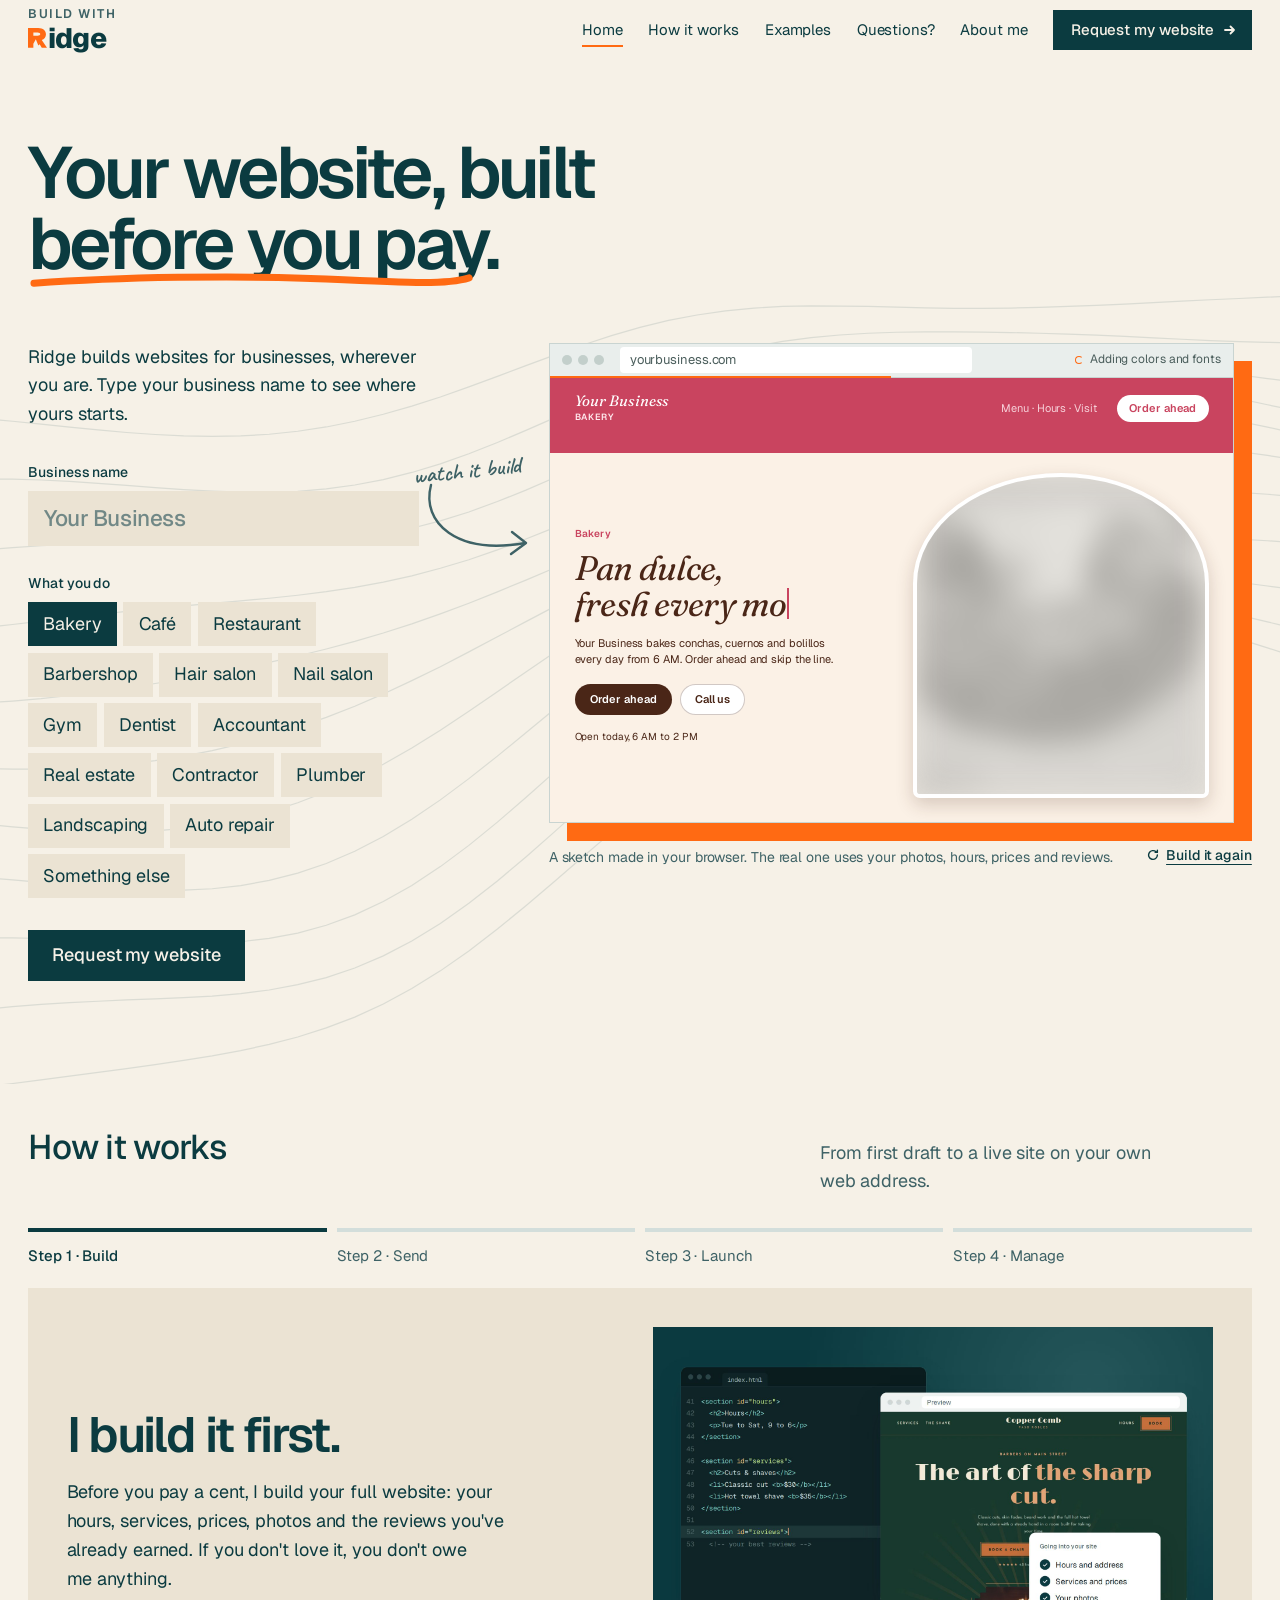
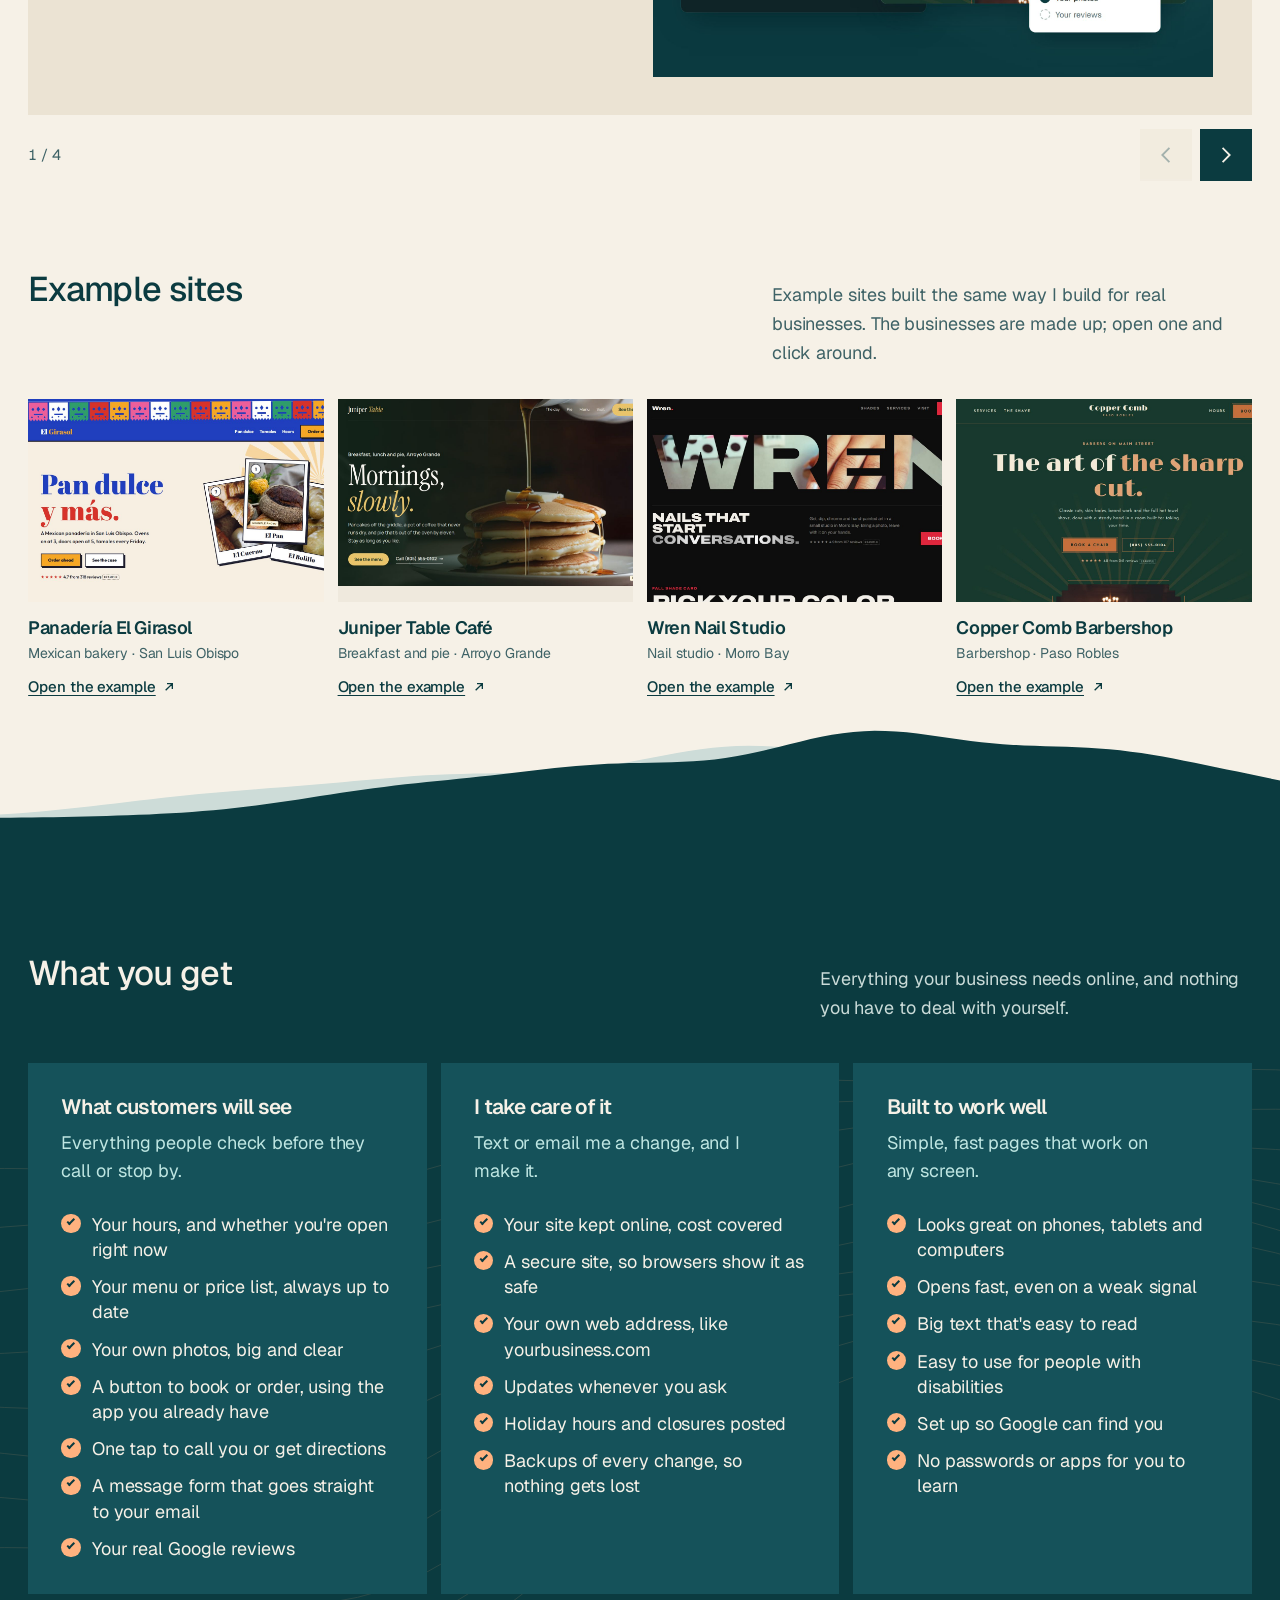
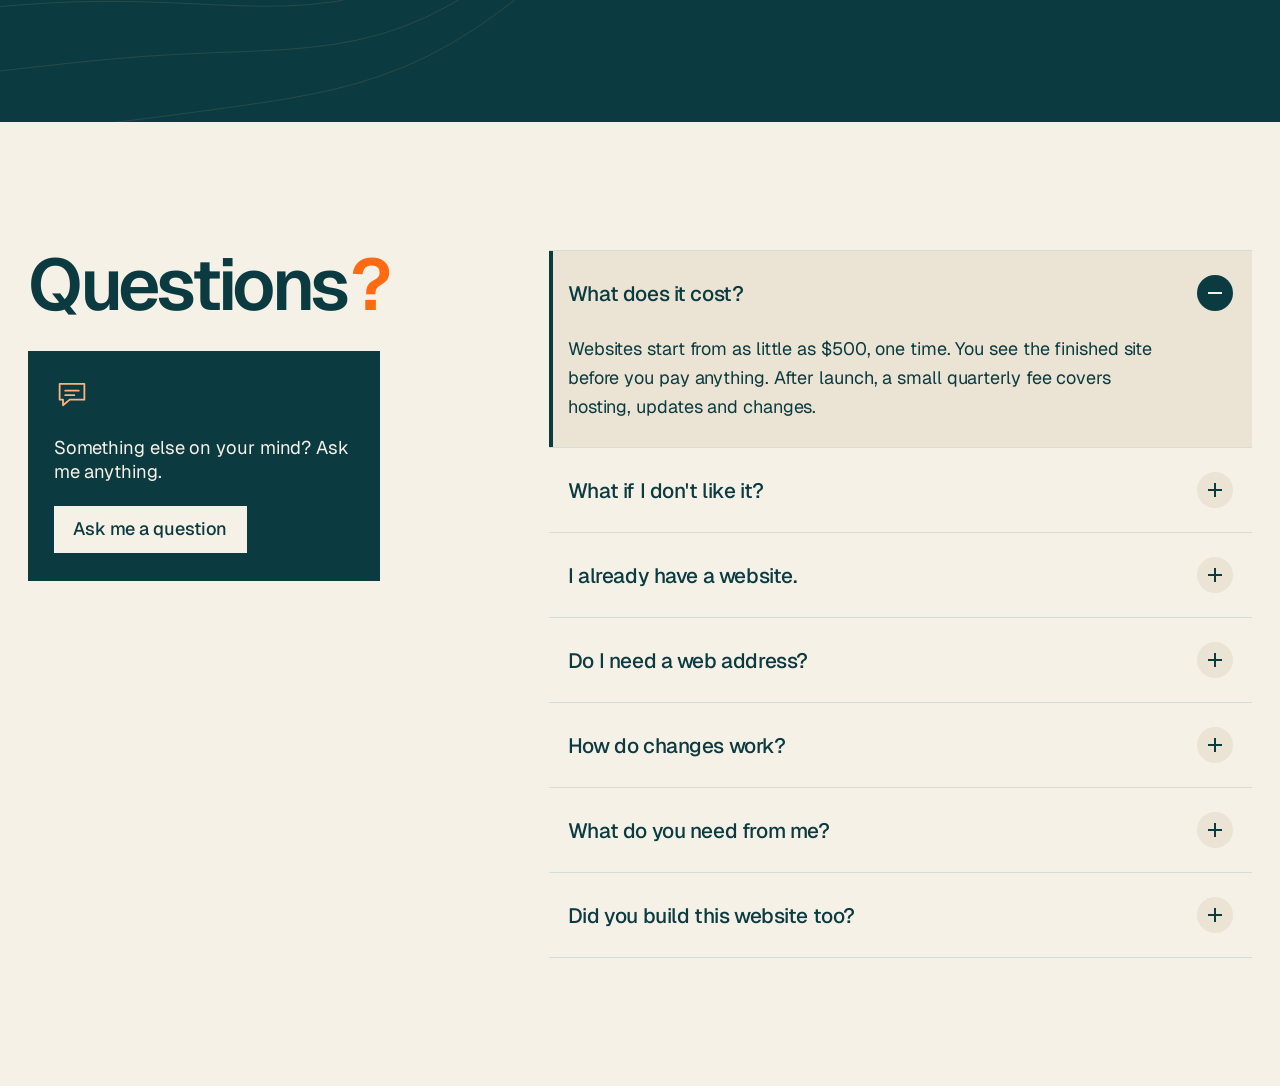
<file: index.html>
<!doctype html>
<html lang="en">
<head>
<meta charset="utf-8">
<meta name="viewport" content="width=device-width, initial-scale=1">
<title>Build with Ridge | Website Designer in San Luis Obispo, CA</title>
<meta name="description" content="Website designer in San Luis Obispo building sites for businesses anywhere. Your website gets built before you pay anything, then hosted and looked after.">
<meta property="og:type" content="website">
<meta property="og:site_name" content="Build with Ridge">
<meta property="og:title" content="Build with Ridge: your website, built before you pay">
<meta property="og:description" content="I build your website first and show it to you. You only pay if you love it.">
<meta property="og:image" content="https://buildwithridge.com/img/share.jpg?v=2">
<meta property="og:image:width" content="1200">
<meta property="og:image:height" content="630">
<meta property="og:image:alt" content="Build with Ridge: Your website, built before you pay.">
<meta name="twitter:card" content="summary_large_image">
<meta name="theme-color" content="#0b3b40">
<link rel="canonical" href="https://buildwithridge.com/">
<script type="application/ld+json">
{
  "@context": "https://schema.org",
  "@type": "ProfessionalService",
  "name": "Build with Ridge",
  "url": "https://buildwithridge.com/",
  "logo": "https://buildwithridge.com/favicon.svg",
  "image": "https://buildwithridge.com/img/share.jpg?v=2",
  "description": "Website designer in San Luis Obispo, CA. Your website gets built before you pay anything, then hosted and looked after.",
  "email": "michaels.web.design1@gmail.com",
  "founder": { "@type": "Person", "name": "Michael da Silva" },
  "address": { "@type": "PostalAddress", "addressLocality": "San Luis Obispo", "addressRegion": "CA", "addressCountry": "US" },
  "areaServed": ["San Luis Obispo County, CA", "San Luis Obispo", "Pismo Beach", "Arroyo Grande", "Paso Robles", "Atascadero", "United States"],
  "knowsAbout": ["Website design", "Website hosting", "Small business websites"]
}
</script>
<link rel="icon" href="favicon.svg?v=2" type="image/svg+xml">
<link rel="preconnect" href="https://fonts.googleapis.com">
<link rel="preconnect" href="https://fonts.gstatic.com" crossorigin>
<link href="https://fonts.googleapis.com/css2?family=Caveat:wght@600&family=Geist:wght@400;500;600&display=swap" rel="stylesheet">
<link href="https://fonts.googleapis.com/css2?family=Alfa+Slab+One&family=Anton&family=Archivo+Black&family=Big+Shoulders+Display:wght@800&family=Cormorant+Garamond:ital,wght@0,500;1,500&family=DM+Serif+Display&family=Figtree:wght@400;600;800&family=Fraunces:ital,wght@0,600;1,600&family=Libre+Baskerville:wght@400;700&family=Playfair+Display:ital,wght@1,400&family=Young+Serif&display=swap" rel="stylesheet" media="print" onload="this.media='all'">
<link rel="stylesheet" href="styles.css?v=15">
<script>document.documentElement.classList.add('js')</script>
</head>
<body>
<a class="skip" href="#main">Skip to the page</a>

<div class="bar is-on" id="bar">
  <a class="bar-mark" href="#top" aria-label="Build with Ridge, home"><span class="bar-mark-words" aria-hidden="true"><span class="bar-mark-pre">Build with</span> <span class="bar-ridge"><svg class="bar-peak" viewBox="8 6 50 52"><path fill-rule="evenodd" d="M8 6 H35 C47.5 6 55 13.5 55 22.5 C55 30 50.5 35.5 44 37.5 L58 58 H44 L38.5 48.5 L35 51.5 L28.5 35.5 L22 47 V58 H8 Z M22 17.5 H33 C37.8 17.5 40 19.6 40 22 C40 24.4 37.8 26.5 33 26.5 H22 Z"/></svg>idge</span></span></a>
  <nav class="bar-nav" aria-label="Sections">
    <a class="link" href="#top" aria-current="location">Home</a>
    <a class="link only-wide" href="#how">How it works</a>
    <a class="link only-wide" href="#examples">Examples</a>
    <a class="link only-wide" href="#questions">Questions?</a>
    <a class="link" href="about.html">About me</a>
    <a class="bar-btn" href="#request" data-request><span class="only-wide">Request my website</span><span class="only-narrow">Request my site</span><svg class="bar-arrow" viewBox="0 0 16 16" aria-hidden="true"><path d="M3 8h9M8.5 4.5 12 8l-3.5 3.5"/></svg></a>
  </nav>
</div>


<main id="main">
<span id="top"></span>

<section class="yours" id="yours" aria-labelledby="yours-title">
  <svg class="me-topo" viewBox="0 0 1440 760" preserveAspectRatio="xMidYMax slice" aria-hidden="true"><g><path d="M-20,757.8 L0,760.0 L20,762.2 L40,764.3 L60,766.2 L80,767.8 L100,769.0 L120,769.7 L140,770.0 L160,769.8 L180,769.1 L200,767.9 L220,766.3 L240,764.4 L260,762.2 L280,759.8 L300,757.2 L320,754.6 L340,752.0 L360,749.3 L380,746.5 L400,743.6 L420,740.4 L440,736.7 L460,732.4 L480,727.2 L500,720.8 L520,713.2 L540,704.0 L560,693.2 L580,680.8 L600,666.8 L620,651.5 L640,635.1 L660,618.1 L680,600.8 L700,583.7 L720,567.3 L740,551.7 L760,537.4 L780,524.3 L800,512.5 L820,501.9 L840,492.3 L860,483.6 L880,475.4 L900,467.7 L920,460.3 L940,453.4 L960,447.0 L980,441.5 L1000,436.9 L1020,433.8 L1040,432.1 L1060,432.2 L1080,434.1 L1100,437.5 L1120,442.2 L1140,448.0 L1160,454.3 L1180,460.8 L1200,467.1 L1220,473.3 L1240,479.3 L1260,485.4 L1280,492.3 L1300,500.4 L1320,510.3 L1340,522.4 L1360,537.1 L1380,554.1 L1400,573.1 L1420,593.6 L1440,614.6 L1460,635.5"/><path d="M-20,720.3 L0,721.8 L20,723.0 L40,723.7 L60,724.0 L80,723.8 L100,723.0 L120,721.9 L140,720.3 L160,718.5 L180,716.4 L200,714.1 L220,711.9 L240,709.7 L260,707.7 L280,705.9 L300,704.3 L320,703.1 L340,702.1 L360,701.2 L380,700.5 L400,699.6 L420,698.5 L440,696.7 L460,694.2 L480,690.5 L500,685.5 L520,678.8 L540,670.3 L560,659.9 L580,647.6 L600,633.4 L620,617.8 L640,600.9 L660,583.3 L680,565.3 L700,547.6 L720,530.6 L740,514.6 L760,500.0 L780,487.0 L800,475.5 L820,465.6 L840,457.0 L860,449.6 L880,443.0 L900,437.2 L920,432.0 L940,427.4 L960,423.3 L980,420.0 L1000,417.5 L1020,416.1 L1040,415.9 L1060,416.9 L1080,419.1 L1100,422.5 L1120,426.6 L1140,431.3 L1160,436.1 L1180,440.8 L1200,445.1 L1220,449.1 L1240,452.8 L1260,456.7 L1280,461.3 L1300,467.2 L1320,475.1 L1340,485.5 L1360,498.5 L1380,514.1 L1400,532.0 L1420,551.6 L1440,572.2 L1460,592.9"/><path d="M-20,678.0 L0,677.7 L20,677.0 L40,675.8 L60,674.2 L80,672.4 L100,670.3 L120,668.1 L140,665.9 L160,663.8 L180,661.8 L200,660.2 L220,659.0 L240,658.1 L260,657.7 L280,657.7 L300,658.1 L320,658.8 L340,659.7 L360,660.6 L380,661.4 L400,661.8 L420,661.5 L440,660.4 L460,658.0 L480,654.3 L500,648.8 L520,641.5 L540,632.2 L560,620.9 L580,607.7 L600,592.8 L620,576.5 L640,559.2 L660,541.4 L680,523.6 L700,506.3 L720,490.1 L740,475.2 L760,462.1 L780,450.7 L800,441.2 L820,433.4 L840,427.1 L860,422.0 L880,417.9 L900,414.3 L920,411.2 L940,408.5 L960,406.0 L980,403.8 L1000,402.1 L1020,400.9 L1040,400.4 L1060,400.7 L1080,401.7 L1100,403.5 L1120,405.7 L1140,408.3 L1160,410.9 L1180,413.4 L1200,415.6 L1220,417.7 L1240,419.8 L1260,422.4 L1280,426.1 L1300,431.4 L1320,438.9 L1340,449.1 L1360,462.1 L1380,477.9 L1400,496.0 L1420,515.9 L1440,536.8 L1460,557.8"/><path d="M-20,628.2 L0,626.3 L20,624.2 L40,622.0 L60,619.8 L80,617.7 L100,615.8 L120,614.2 L140,613.0 L160,612.3 L180,612.0 L200,612.2 L220,612.8 L240,613.9 L260,615.3 L280,617.0 L300,618.8 L320,620.6 L340,622.3 L360,623.6 L380,624.3 L400,624.2 L420,623.2 L440,621.0 L460,617.4 L480,612.3 L500,605.5 L520,596.9 L540,586.6 L560,574.5 L580,560.9 L600,546.0 L620,530.2 L640,513.8 L660,497.3 L680,481.3 L700,466.2 L720,452.4 L740,440.1 L760,429.7 L780,421.0 L800,414.2 L820,408.8 L840,404.7 L860,401.6 L880,399.0 L900,396.7 L920,394.4 L940,392.0 L960,389.4 L980,386.7 L1000,384.1 L1020,381.7 L1040,379.6 L1060,378.1 L1080,377.2 L1100,376.9 L1120,377.3 L1140,378.1 L1160,379.2 L1180,380.5 L1200,382.0 L1220,383.7 L1240,385.9 L1260,388.9 L1280,393.3 L1300,399.4 L1320,407.9 L1340,419.0 L1360,432.8 L1380,449.1 L1400,467.6 L1420,487.4 L1440,507.9 L1460,528.3"/><path d="M-20,573.7 L0,571.6 L20,569.7 L40,568.1 L60,567.0 L80,566.2 L100,566.0 L120,566.2 L140,567.0 L160,568.1 L180,569.7 L200,571.5 L220,573.6 L240,575.7 L260,577.8 L280,579.8 L300,581.4 L320,582.7 L340,583.4 L360,583.4 L380,582.6 L400,580.9 L420,578.2 L440,574.4 L460,569.3 L480,562.9 L500,555.2 L520,546.2 L540,535.9 L560,524.5 L580,512.0 L600,498.7 L620,485.0 L640,471.2 L660,457.6 L680,444.6 L700,432.6 L720,421.9 L740,412.5 L760,404.7 L780,398.4 L800,393.4 L820,389.4 L840,386.2 L860,383.5 L880,380.8 L900,378.0 L920,374.9 L940,371.3 L960,367.4 L980,363.2 L1000,359.0 L1020,354.9 L1040,351.3 L1060,348.4 L1080,346.3 L1100,345.1 L1120,344.8 L1140,345.3 L1160,346.6 L1180,348.4 L1200,350.7 L1220,353.6 L1240,357.2 L1260,361.7 L1280,367.5 L1300,375.0 L1320,384.5 L1340,396.2 L1360,410.1 L1380,425.9 L1400,443.4 L1420,461.7 L1440,480.2 L1460,498.2"/><path d="M-20,520.9 L0,520.2 L20,520.0 L40,520.3 L60,521.0 L80,522.2 L100,523.8 L120,525.6 L140,527.7 L160,529.9 L180,532.1 L200,534.2 L220,536.1 L240,537.6 L260,538.7 L280,539.4 L300,539.4 L320,538.9 L340,537.8 L360,535.9 L380,533.4 L400,530.2 L420,526.3 L440,521.6 L460,516.2 L480,510.0 L500,503.0 L520,495.2 L540,486.6 L560,477.3 L580,467.5 L600,457.1 L620,446.5 L640,435.9 L660,425.4 L680,415.4 L700,406.1 L720,397.6 L740,390.1 L760,383.6 L780,378.0 L800,373.1 L820,368.9 L840,365.0 L860,361.1 L880,357.2 L900,352.9 L920,348.2 L940,343.2 L960,337.9 L980,332.6 L1000,327.4 L1020,322.8 L1040,319.0 L1060,316.2 L1080,314.5 L1100,314.1 L1120,314.8 L1140,316.6 L1160,319.3 L1180,322.7 L1200,326.6 L1220,331.1 L1240,336.0 L1260,341.7 L1280,348.2 L1300,356.0 L1320,365.2 L1340,376.0 L1360,388.3 L1380,402.1 L1400,416.9 L1420,432.2 L1440,447.3 L1460,461.8"/><path d="M-20,475.1 L0,476.3 L20,477.9 L40,479.8 L60,481.9 L80,484.1 L100,486.3 L120,488.3 L140,490.2 L160,491.8 L180,493.0 L200,493.7 L220,493.9 L240,493.7 L260,492.9 L280,491.6 L300,489.9 L320,487.7 L340,485.2 L360,482.4 L380,479.3 L400,476.0 L420,472.4 L440,468.6 L460,464.5 L480,460.0 L500,455.1 L520,449.8 L540,443.9 L560,437.5 L580,430.5 L600,423.0 L620,415.0 L640,406.8 L660,398.3 L680,389.9 L700,381.7 L720,373.9 L740,366.5 L760,359.6 L780,353.3 L800,347.4 L820,341.8 L840,336.5 L860,331.3 L880,326.0 L900,320.6 L920,315.2 L940,309.8 L960,304.5 L980,299.5 L1000,295.2 L1020,291.7 L1040,289.3 L1060,288.1 L1080,288.1 L1100,289.5 L1120,292.0 L1140,295.4 L1160,299.5 L1180,304.1 L1200,309.0 L1220,313.9 L1240,319.0 L1260,324.2 L1280,329.9 L1300,336.3 L1320,343.5 L1340,351.9 L1360,361.4 L1380,372.0 L1400,383.3 L1420,395.1 L1440,406.9 L1460,418.2"/><path d="M-20,436.0 L0,438.2 L20,440.4 L40,442.5 L60,444.3 L80,445.9 L100,447.0 L120,447.8 L140,448.0 L160,447.7 L180,447.0 L200,445.8 L220,444.2 L240,442.3 L260,440.2 L280,437.9 L300,435.5 L320,433.1 L340,430.9 L360,428.7 L380,426.7 L400,424.9 L420,423.1 L440,421.3 L460,419.5 L480,417.4 L500,414.9 L520,411.9 L540,408.2 L560,403.8 L580,398.5 L600,392.5 L620,385.6 L640,378.0 L660,370.0 L680,361.6 L700,353.0 L720,344.5 L740,336.3 L760,328.4 L780,321.0 L800,314.1 L820,307.7 L840,301.8 L860,296.2 L880,291.0 L900,286.1 L920,281.5 L940,277.4 L960,273.7 L980,270.7 L1000,268.4 L1020,267.1 L1040,266.7 L1060,267.5 L1080,269.3 L1100,272.0 L1120,275.5 L1140,279.5 L1160,283.8 L1180,288.1 L1200,292.2 L1220,296.0 L1240,299.5 L1260,302.8 L1280,306.3 L1300,310.2 L1320,314.8 L1340,320.3 L1360,326.9 L1380,334.6 L1400,343.3 L1420,352.6 L1440,362.3 L1460,371.9"/><path d="M-20,398.4 L0,399.9 L20,401.1 L40,401.8 L60,402.0 L80,401.7 L100,401.0 L120,399.8 L140,398.2 L160,396.3 L180,394.2 L200,392.0 L220,389.8 L240,387.6 L260,385.7 L280,384.0 L300,382.7 L320,381.7 L340,381.1 L360,380.8 L380,380.8 L400,381.0 L420,381.3 L440,381.5 L460,381.4 L480,380.8 L500,379.6 L520,377.5 L540,374.5 L560,370.4 L580,365.2 L600,359.0 L620,351.7 L640,343.7 L660,335.0 L680,325.9 L700,316.7 L720,307.7 L740,299.1 L760,291.0 L780,283.7 L800,277.1 L820,271.4 L840,266.5 L860,262.3 L880,258.7 L900,255.8 L920,253.4 L940,251.5 L960,250.1 L980,249.3 L1000,249.1 L1020,249.5 L1040,250.5 L1060,252.2 L1080,254.4 L1100,257.0 L1120,259.9 L1140,262.8 L1160,265.5 L1180,268.0 L1200,270.0 L1220,271.6 L1240,272.8 L1260,273.9 L1280,275.2 L1300,277.0 L1320,279.6 L1340,283.3 L1360,288.3 L1380,294.6 L1400,302.2 L1420,310.7 L1440,320.0 L1460,329.5"/><path d="M-20,356.0 L0,355.7 L20,354.9 L40,353.7 L60,352.1 L80,350.2 L100,348.1 L120,345.9 L140,343.7 L160,341.6 L180,339.7 L200,338.2 L220,337.0 L240,336.2 L260,335.9 L280,336.0 L300,336.6 L320,337.6 L340,338.9 L360,340.3 L380,341.9 L400,343.3 L420,344.4 L440,345.1 L460,345.2 L480,344.5 L500,342.8 L520,340.1 L540,336.3 L560,331.3 L580,325.3 L600,318.2 L620,310.3 L640,301.8 L660,293.0 L680,284.1 L700,275.4 L720,267.2 L740,259.7 L760,253.1 L780,247.5 L800,243.0 L820,239.4 L840,236.7 L860,234.9 L880,233.7 L900,233.0 L920,232.7 L940,232.7 L960,232.9 L980,233.2 L1000,233.7 L1020,234.3 L1040,235.0 L1060,235.9 L1080,236.9 L1100,237.9 L1120,238.8 L1140,239.6 L1160,240.1 L1180,240.4 L1200,240.4 L1220,240.1 L1240,239.8 L1260,239.7 L1280,240.0 L1300,241.2 L1320,243.4 L1340,247.0 L1360,252.0 L1380,258.5 L1400,266.3 L1420,275.2 L1440,284.7 L1460,294.5"/><path d="M-20,306.0 L0,304.1 L20,302.0 L40,299.8 L60,297.6 L80,295.5 L100,293.7 L120,292.1 L140,290.9 L160,290.2 L180,290.0 L200,290.2 L220,291.0 L240,292.1 L260,293.6 L280,295.4 L300,297.4 L320,299.5 L340,301.5 L360,303.3 L380,304.7 L400,305.7 L420,306.0 L440,305.7 L460,304.5 L480,302.4 L500,299.4 L520,295.4 L540,290.5 L560,284.8 L580,278.4 L600,271.3 L620,263.9 L640,256.4 L660,249.0 L680,241.9 L700,235.4 L720,229.6 L740,224.7 L760,220.9 L780,218.0 L800,216.0 L820,214.9 L840,214.5 L860,214.6 L880,214.9 L900,215.4 L920,215.9 L940,216.2 L960,216.2 L980,216.0 L1000,215.6 L1020,214.9 L1040,214.1 L1060,213.2 L1080,212.2 L1100,211.2 L1120,210.2 L1140,209.3 L1160,208.4 L1180,207.5 L1200,206.7 L1220,206.1 L1240,205.9 L1260,206.2 L1280,207.3 L1300,209.3 L1320,212.5 L1340,217.1 L1360,222.9 L1380,230.0 L1400,238.0 L1420,246.8 L1440,255.9 L1460,265.0"/></g></svg>
  <h1 class="yours-title" id="yours-title" data-rise style="--i:0">Your website, built <span class="me-name">before you pay.<svg class="me-swash" viewBox="0 0 300 24" preserveAspectRatio="none" aria-hidden="true"><path pathLength="1" d="M4 17 C 60 7, 140 3, 200 10 S 282 19, 296 8"/></svg></span></h1>
  <div class="yours-copy">
    <p data-rise style="--i:1">Ridge builds websites for businesses, wherever you are. Type your business name to see where yours starts.</p>
    <form class="yours-form" id="yours-form" data-rise style="--i:2" action="mailto:michaels.web.design1@gmail.com" method="get">
      <label class="yours-label" for="biz">Business name</label>
      <input class="field" id="biz" name="subject" type="text" maxlength="40" autocomplete="organization" placeholder="Your Business" spellcheck="false">
      <fieldset class="trades">
        <legend class="yours-label">What you do</legend>
        <label><input type="radio" name="trade" value="bakery" checked><span>Bakery</span></label>
        <label><input type="radio" name="trade" value="cafe"><span>Café</span></label>
        <label><input type="radio" name="trade" value="restaurant"><span>Restaurant</span></label>
        <label><input type="radio" name="trade" value="barber"><span>Barbershop</span></label>
        <label><input type="radio" name="trade" value="salon"><span>Hair salon</span></label>
        <label><input type="radio" name="trade" value="nails"><span>Nail salon</span></label>
        <label><input type="radio" name="trade" value="fitness"><span>Gym</span></label>
        <label><input type="radio" name="trade" value="dentist"><span>Dentist</span></label>
        <label><input type="radio" name="trade" value="accountant"><span>Accountant</span></label>
        <label><input type="radio" name="trade" value="realestate"><span>Real estate</span></label>
        <label><input type="radio" name="trade" value="builder"><span>Contractor</span></label>
        <label><input type="radio" name="trade" value="plumber"><span>Plumber</span></label>
        <label><input type="radio" name="trade" value="landscaping"><span>Landscaping</span></label>
        <label><input type="radio" name="trade" value="auto"><span>Auto repair</span></label>
        <label><input type="radio" name="trade" value="other"><span>Something else</span></label>
      </fieldset>
      <div class="other-kind" id="other-kind" hidden>
        <label class="yours-label" for="kind">What kind of business?</label>
        <input class="field field--small" id="kind" type="text" maxlength="30" placeholder="Dog grooming" spellcheck="false">
      </div>
      <button type="button" class="yours-ask" id="ask" data-request>Request my website</button>
    </form>
  </div>

  <div class="yours-stage" data-rise style="--i:2">
    <div class="mini-wrap">
    <div class="mini" id="mini" data-ui data-trade="bakery" aria-live="polite">
      <div class="mini-bar" aria-hidden="true"><i></i><i></i><i></i><span class="mini-url" id="mini-url">yourbusiness.com</span><span class="mini-status" id="mini-status"></span><span class="mini-progress" id="mini-progress"></span></div>
      <div class="mini-page">
        <span class="mini-deco" aria-hidden="true"></span>
        <div class="mini-nav mini-piece" style="--k:0">
          <span class="mini-brand"><span class="mini-logo" id="mini-logo">Your Business</span><span class="mini-kind" id="mini-kind">Bakery</span></span>
          <span class="mini-links" id="mini-links">Menu · Hours · Visit</span>
          <span class="mini-pill" id="mini-pill">Order ahead</span>
        </div>
        <div class="mini-hero">
          <div class="mini-text">
            <p class="mini-eyebrow mini-piece" style="--k:1" id="mini-eyebrow">Bakery</p><!-- taste-skill-ignore: the demo template label, inside the sketch (data-ui) -->
            <p class="mini-head mini-piece" style="--k:2" id="mini-head">Pan dulce, fresh every morning</p>
            <p class="mini-desc mini-piece" style="--k:3" id="mini-desc">Your Business bakes conchas, cuernos and bolillos every day from 6 AM. Order ahead and skip the line.</p>
            <div class="mini-btns mini-piece" style="--k:4"><span class="mini-btn" id="mini-btn">Order ahead</span><span class="mini-btn mini-btn--ghost" id="mini-btn2">Call us</span></div>
            <p class="mini-hours mini-piece" style="--k:5" id="mini-hours">Open today, 6 AM to 2 PM</p>
          </div>
          <figure class="mini-photo mini-piece" style="--k:3"><img id="mini-img" src="img/sketch/bakery.jpg" width="900" height="675" alt="Example photo: a concha on bakery paper" decoding="async"><span class="mini-tag">Example photo</span></figure>
          <span class="mini-badge mini-piece" style="--k:5" id="mini-badge"></span>
        </div>
      </div>
    </div>
    <div class="watch" aria-hidden="true"><span class="watch-text">watch it build</span><svg class="watch-arrow" viewBox="0 0 120 96"><path d="M14 8 C 4 46, 40 78, 108 66"/><path d="M95 55 L109 66 L94 77"/></svg></div>
    </div>
    <div class="yours-foot"><p class="yours-note small">A sketch made in your browser. The real one uses your photos, hours, prices and reviews.</p><button type="button" class="build-again small" id="build-again"><svg viewBox="0 0 16 16" width="14" height="14" aria-hidden="true"><path d="M13 8a5 5 0 1 1-1.5-3.6M13 2.5V5h-2.5" fill="none" stroke="currentColor" stroke-width="1.6" stroke-linecap="round" stroke-linejoin="round"/></svg>Build it again</button></div>
    <div class="mini-cta" id="mini-cta">
      <div class="mini-cta-in"><p class="mini-cta-text" id="cta-text"></p><button type="button" class="mini-cta-btn" id="cta-btn"></button></div>
    </div>
  </div>
</section>

<section class="how" id="how" aria-labelledby="how-title">
  <div class="how-top" data-reveal>
    <h2 class="head" id="how-title">How it works</h2>
    <p class="how-intro">From first draft to a live site on your own web address.</p>
  </div>
  <div class="steps" id="steps" data-reveal style="--i:1">
    <ol class="steps-tabs" role="tablist" aria-label="Steps">
      <li><button type="button" role="tab" id="tab-1" aria-controls="step-1" aria-selected="true"><span class="steps-bar"></span><span class="steps-label">Step 1 · Build</span></button></li>
      <li><button type="button" role="tab" id="tab-2" aria-controls="step-2" aria-selected="false" tabindex="-1"><span class="steps-bar"></span><span class="steps-label">Step 2 · Send</span></button></li>
      <li><button type="button" role="tab" id="tab-3" aria-controls="step-3" aria-selected="false" tabindex="-1"><span class="steps-bar"></span><span class="steps-label">Step 3 · Launch</span></button></li>
      <li><button type="button" role="tab" id="tab-4" aria-controls="step-4" aria-selected="false" tabindex="-1"><span class="steps-bar"></span><span class="steps-label">Step 4 · Manage</span></button></li>
    </ol>
    <div class="steps-stage">
    <article class="step is-on" id="step-1" role="tabpanel" aria-labelledby="tab-1">
      <div class="step-text">
        <h3 class="step-title">I build it first.</h3>
        <p class="step-body">Before you pay a cent, I build your full website: your hours, services, prices, photos and the reviews you've already earned. If you don't love it, you don't owe me anything.</p>
      </div>
      <div class="step-pic"><img src="img/how/step-build.jpg?v=2" width="1920" height="1200" alt="Code for a barbershop site next to a live preview, with hours, services and photos checked off" loading="lazy" decoding="async"></div>
    </article>
    <article class="step" id="step-2" role="tabpanel" aria-labelledby="tab-2">
      <div class="step-text">
        <h3 class="step-title">You get a link.</h3>
        <p class="step-body">I send it by text, email or in person. Open it on your phone, computer or tablet, tell me what you'd like changed, and I'll keep changing it until it's right.</p>
      </div>
      <div class="step-pic"><img src="img/how/step-send.jpg?v=2" width="1920" height="1200" alt="A text message with a link to a nail studio's new site, and the owner asking for their own photo up top" loading="lazy" decoding="async"></div>
    </article>
    <article class="step" id="step-3" role="tabpanel" aria-labelledby="tab-3">
      <div class="step-text">
        <h3 class="step-title">It goes live.</h3>
        <p class="step-body">If you like it, I put it on your own web address, or help you get one in your name.</p>
      </div>
      <div class="step-pic"><img src="img/how/step-launch.jpg?v=2" width="1920" height="1200" alt="A café site open on its own web address, and the same café showing up in a search" loading="lazy" decoding="async"></div>
    </article>
    <article class="step" id="step-4" role="tabpanel" aria-labelledby="tab-4">
      <div class="step-text">
        <h3 class="step-title">I look after it.</h3>
        <p class="step-body">One quarterly fee covers hosting, updates and changes. New hours, a new price list, a holiday closure: text or email me and it's done.</p>
      </div>
      <div class="step-pic"><img src="img/how/step-manage.jpg?v=2" width="1920" height="1200" alt="A café owner texting a holiday closure and the updated hours coming straight back, next to a list of this month's upkeep" loading="lazy" decoding="async"></div>
    </article>
    </div>
    <div class="steps-nav">
      <span class="steps-count" id="steps-count" aria-live="polite">1 / 4</span>
      <button type="button" class="steps-arrow" data-dir="-1" aria-label="Previous step"><svg viewBox="0 0 24 24" width="22" height="22" aria-hidden="true"><path d="M15 5 8 12l7 7" fill="none" stroke="currentColor" stroke-width="2" stroke-linecap="square"/></svg></button>
      <button type="button" class="steps-arrow steps-arrow--next" data-dir="1" aria-label="Next step"><svg viewBox="0 0 24 24" width="22" height="22" aria-hidden="true"><path d="M9 5l7 7-7 7" fill="none" stroke="currentColor" stroke-width="2" stroke-linecap="square"/></svg></button>
    </div>
  </div>
</section>

<section class="examples" id="examples" aria-labelledby="ex-title">
  <div class="ex-top" data-reveal>
    <h2 class="head" id="ex-title">Example sites</h2>
    <p class="ex-intro">Example sites built the same way I build for real businesses. The businesses are made up; open one and click around.</p>
  </div>
  <ul class="ex-grid">
    <li data-reveal style="--i:0"><a class="ex-card" href="examples/el-girasol-panaderia/" target="_blank" rel="noopener">
      <span class="ex-pic"><img src="img/examples/el-girasol-panaderia.jpg?v=3" width="1280" height="800" alt="A bright folk-poster bakery site with papel picado and lotería cards" loading="lazy" decoding="async"></span>
      <span class="ex-name">Panadería El Girasol</span>
      <span class="ex-kind">Mexican bakery · San Luis Obispo</span>
      <span class="ex-open">Open the example <svg viewBox="0 0 24 24" width="16" height="16" aria-hidden="true"><path d="M7 17 17 7M9 7h8v8" fill="none" stroke="currentColor" stroke-width="2"/></svg><span class="sr-only"> (opens in a new tab)</span></span>
    </a></li>
    <li data-reveal style="--i:1"><a class="ex-card" href="examples/juniper-table-cafe/" target="_blank" rel="noopener">
      <span class="ex-pic"><img src="img/examples/juniper-table-cafe.jpg?v=3" width="1280" height="800" alt="A deep green magazine-style café site over a photo of pancakes" loading="lazy" decoding="async"></span>
      <span class="ex-name">Juniper Table Café</span>
      <span class="ex-kind">Breakfast and pie · Arroyo Grande</span>
      <span class="ex-open">Open the example <svg viewBox="0 0 24 24" width="16" height="16" aria-hidden="true"><path d="M7 17 17 7M9 7h8v8" fill="none" stroke="currentColor" stroke-width="2"/></svg><span class="sr-only"> (opens in a new tab)</span></span>
    </a></li>
    <li data-reveal style="--i:2"><a class="ex-card" href="examples/wren-nail-studio/" target="_blank" rel="noopener">
      <span class="ex-pic"><img src="img/examples/wren-nail-studio.jpg?v=3" width="1280" height="800" alt="A bold black nail studio site with the name in giant photo-filled letters" loading="lazy" decoding="async"></span>
      <span class="ex-name">Wren Nail Studio</span>
      <span class="ex-kind">Nail studio · Morro Bay</span>
      <span class="ex-open">Open the example <svg viewBox="0 0 24 24" width="16" height="16" aria-hidden="true"><path d="M7 17 17 7M9 7h8v8" fill="none" stroke="currentColor" stroke-width="2"/></svg><span class="sr-only"> (opens in a new tab)</span></span>
    </a></li>
    <li data-reveal style="--i:3"><a class="ex-card" href="examples/copper-comb-barbershop/" target="_blank" rel="noopener">
      <span class="ex-pic"><img src="img/examples/copper-comb-barbershop.jpg?v=3" width="1280" height="800" alt="An Art Deco barbershop site in forest green and copper" loading="lazy" decoding="async"></span>
      <span class="ex-name">Copper Comb Barbershop</span>
      <span class="ex-kind">Barbershop · Paso Robles</span>
      <span class="ex-open">Open the example <svg viewBox="0 0 24 24" width="16" height="16" aria-hidden="true"><path d="M7 17 17 7M9 7h8v8" fill="none" stroke="currentColor" stroke-width="2"/></svg><span class="sr-only"> (opens in a new tab)</span></span>
    </a></li>
  </ul>
</section>

<section class="kit" aria-labelledby="kit-title">
  <svg class="kit-ridge" viewBox="0 0 1440 460" preserveAspectRatio="none" aria-hidden="true"><path class="kit-ridge-far" d="M0,460 L0,418.5 L12,418.2 L24,417.7 L36,417.2 L48,416.6 L60,415.9 L72,415.1 L84,414.2 L96,413.3 L108,412.2 L120,411.0 L132,409.7 L144,408.3 L156,406.7 L168,404.9 L180,402.8 L192,400.5 L204,397.9 L216,395.0 L228,391.7 L240,388.1 L252,384.0 L264,379.5 L276,374.7 L288,369.4 L300,363.7 L312,357.7 L324,351.5 L336,345.0 L348,338.4 L360,331.8 L372,325.2 L384,318.7 L396,312.4 L408,306.3 L420,300.6 L432,295.1 L444,289.9 L456,285.0 L468,280.4 L480,275.9 L492,271.6 L504,267.3 L516,263.0 L528,258.6 L540,254.0 L552,249.4 L564,244.5 L576,239.6 L588,234.5 L600,229.5 L612,224.6 L624,219.9 L636,215.5 L648,211.6 L660,208.2 L672,205.3 L684,203.1 L696,201.3 L708,200.1 L720,199.2 L732,198.5 L744,197.7 L756,196.6 L768,195.1 L780,192.8 L792,189.5 L804,185.2 L816,179.6 L828,172.9 L840,164.9 L852,155.9 L864,146.0 L876,135.6 L888,124.9 L900,114.4 L912,104.3 L924,95.0 L936,87.0 L948,80.4 L960,75.5 L972,72.4 L984,71.1 L996,71.6 L1008,73.8 L1020,77.3 L1032,82.0 L1044,87.6 L1056,93.6 L1068,99.8 L1080,105.8 L1092,111.5 L1104,116.6 L1116,120.9 L1128,124.5 L1140,127.3 L1152,129.5 L1164,131.1 L1176,132.5 L1188,133.6 L1200,134.9 L1212,136.5 L1224,138.6 L1236,141.4 L1248,144.9 L1260,149.2 L1272,154.3 L1284,160.2 L1296,166.9 L1308,174.2 L1320,182.0 L1332,190.2 L1344,198.7 L1356,207.5 L1368,216.3 L1380,225.2 L1392,234.0 L1404,242.9 L1416,251.8 L1428,260.6 L1440,269.5 L1440,460 Z" transform="translate(-260 70) scale(1.12 0.86)"/><path class="kit-ridge-near" d="M0,460 L0,418.5 L12,418.2 L24,417.7 L36,417.2 L48,416.6 L60,415.9 L72,415.1 L84,414.2 L96,413.3 L108,412.2 L120,411.0 L132,409.7 L144,408.3 L156,406.7 L168,404.9 L180,402.8 L192,400.5 L204,397.9 L216,395.0 L228,391.7 L240,388.1 L252,384.0 L264,379.5 L276,374.7 L288,369.4 L300,363.7 L312,357.7 L324,351.5 L336,345.0 L348,338.4 L360,331.8 L372,325.2 L384,318.7 L396,312.4 L408,306.3 L420,300.6 L432,295.1 L444,289.9 L456,285.0 L468,280.4 L480,275.9 L492,271.6 L504,267.3 L516,263.0 L528,258.6 L540,254.0 L552,249.4 L564,244.5 L576,239.6 L588,234.5 L600,229.5 L612,224.6 L624,219.9 L636,215.5 L648,211.6 L660,208.2 L672,205.3 L684,203.1 L696,201.3 L708,200.1 L720,199.2 L732,198.5 L744,197.7 L756,196.6 L768,195.1 L780,192.8 L792,189.5 L804,185.2 L816,179.6 L828,172.9 L840,164.9 L852,155.9 L864,146.0 L876,135.6 L888,124.9 L900,114.4 L912,104.3 L924,95.0 L936,87.0 L948,80.4 L960,75.5 L972,72.4 L984,71.1 L996,71.6 L1008,73.8 L1020,77.3 L1032,82.0 L1044,87.6 L1056,93.6 L1068,99.8 L1080,105.8 L1092,111.5 L1104,116.6 L1116,120.9 L1128,124.5 L1140,127.3 L1152,129.5 L1164,131.1 L1176,132.5 L1188,133.6 L1200,134.9 L1212,136.5 L1224,138.6 L1236,141.4 L1248,144.9 L1260,149.2 L1272,154.3 L1284,160.2 L1296,166.9 L1308,174.2 L1320,182.0 L1332,190.2 L1344,198.7 L1356,207.5 L1368,216.3 L1380,225.2 L1392,234.0 L1404,242.9 L1416,251.8 L1428,260.6 L1440,269.5 L1440,460 Z"/></svg>
  <svg class="kit-topo" viewBox="0 0 1440 760" preserveAspectRatio="xMidYMid slice" aria-hidden="true"><g><path d="M-20,757.8 L0,760.0 L20,762.2 L40,764.3 L60,766.2 L80,767.8 L100,769.0 L120,769.7 L140,770.0 L160,769.8 L180,769.1 L200,767.9 L220,766.3 L240,764.4 L260,762.2 L280,759.8 L300,757.2 L320,754.6 L340,752.0 L360,749.3 L380,746.5 L400,743.6 L420,740.4 L440,736.7 L460,732.4 L480,727.2 L500,720.8 L520,713.2 L540,704.0 L560,693.2 L580,680.8 L600,666.8 L620,651.5 L640,635.1 L660,618.1 L680,600.8 L700,583.7 L720,567.3 L740,551.7 L760,537.4 L780,524.3 L800,512.5 L820,501.9 L840,492.3 L860,483.6 L880,475.4 L900,467.7 L920,460.3 L940,453.4 L960,447.0 L980,441.5 L1000,436.9 L1020,433.8 L1040,432.1 L1060,432.2 L1080,434.1 L1100,437.5 L1120,442.2 L1140,448.0 L1160,454.3 L1180,460.8 L1200,467.1 L1220,473.3 L1240,479.3 L1260,485.4 L1280,492.3 L1300,500.4 L1320,510.3 L1340,522.4 L1360,537.1 L1380,554.1 L1400,573.1 L1420,593.6 L1440,614.6 L1460,635.5"/><path d="M-20,720.3 L0,721.8 L20,723.0 L40,723.7 L60,724.0 L80,723.8 L100,723.0 L120,721.9 L140,720.3 L160,718.5 L180,716.4 L200,714.1 L220,711.9 L240,709.7 L260,707.7 L280,705.9 L300,704.3 L320,703.1 L340,702.1 L360,701.2 L380,700.5 L400,699.6 L420,698.5 L440,696.7 L460,694.2 L480,690.5 L500,685.5 L520,678.8 L540,670.3 L560,659.9 L580,647.6 L600,633.4 L620,617.8 L640,600.9 L660,583.3 L680,565.3 L700,547.6 L720,530.6 L740,514.6 L760,500.0 L780,487.0 L800,475.5 L820,465.6 L840,457.0 L860,449.6 L880,443.0 L900,437.2 L920,432.0 L940,427.4 L960,423.3 L980,420.0 L1000,417.5 L1020,416.1 L1040,415.9 L1060,416.9 L1080,419.1 L1100,422.5 L1120,426.6 L1140,431.3 L1160,436.1 L1180,440.8 L1200,445.1 L1220,449.1 L1240,452.8 L1260,456.7 L1280,461.3 L1300,467.2 L1320,475.1 L1340,485.5 L1360,498.5 L1380,514.1 L1400,532.0 L1420,551.6 L1440,572.2 L1460,592.9"/><path d="M-20,678.0 L0,677.7 L20,677.0 L40,675.8 L60,674.2 L80,672.4 L100,670.3 L120,668.1 L140,665.9 L160,663.8 L180,661.8 L200,660.2 L220,659.0 L240,658.1 L260,657.7 L280,657.7 L300,658.1 L320,658.8 L340,659.7 L360,660.6 L380,661.4 L400,661.8 L420,661.5 L440,660.4 L460,658.0 L480,654.3 L500,648.8 L520,641.5 L540,632.2 L560,620.9 L580,607.7 L600,592.8 L620,576.5 L640,559.2 L660,541.4 L680,523.6 L700,506.3 L720,490.1 L740,475.2 L760,462.1 L780,450.7 L800,441.2 L820,433.4 L840,427.1 L860,422.0 L880,417.9 L900,414.3 L920,411.2 L940,408.5 L960,406.0 L980,403.8 L1000,402.1 L1020,400.9 L1040,400.4 L1060,400.7 L1080,401.7 L1100,403.5 L1120,405.7 L1140,408.3 L1160,410.9 L1180,413.4 L1200,415.6 L1220,417.7 L1240,419.8 L1260,422.4 L1280,426.1 L1300,431.4 L1320,438.9 L1340,449.1 L1360,462.1 L1380,477.9 L1400,496.0 L1420,515.9 L1440,536.8 L1460,557.8"/><path d="M-20,628.2 L0,626.3 L20,624.2 L40,622.0 L60,619.8 L80,617.7 L100,615.8 L120,614.2 L140,613.0 L160,612.3 L180,612.0 L200,612.2 L220,612.8 L240,613.9 L260,615.3 L280,617.0 L300,618.8 L320,620.6 L340,622.3 L360,623.6 L380,624.3 L400,624.2 L420,623.2 L440,621.0 L460,617.4 L480,612.3 L500,605.5 L520,596.9 L540,586.6 L560,574.5 L580,560.9 L600,546.0 L620,530.2 L640,513.8 L660,497.3 L680,481.3 L700,466.2 L720,452.4 L740,440.1 L760,429.7 L780,421.0 L800,414.2 L820,408.8 L840,404.7 L860,401.6 L880,399.0 L900,396.7 L920,394.4 L940,392.0 L960,389.4 L980,386.7 L1000,384.1 L1020,381.7 L1040,379.6 L1060,378.1 L1080,377.2 L1100,376.9 L1120,377.3 L1140,378.1 L1160,379.2 L1180,380.5 L1200,382.0 L1220,383.7 L1240,385.9 L1260,388.9 L1280,393.3 L1300,399.4 L1320,407.9 L1340,419.0 L1360,432.8 L1380,449.1 L1400,467.6 L1420,487.4 L1440,507.9 L1460,528.3"/><path d="M-20,573.7 L0,571.6 L20,569.7 L40,568.1 L60,567.0 L80,566.2 L100,566.0 L120,566.2 L140,567.0 L160,568.1 L180,569.7 L200,571.5 L220,573.6 L240,575.7 L260,577.8 L280,579.8 L300,581.4 L320,582.7 L340,583.4 L360,583.4 L380,582.6 L400,580.9 L420,578.2 L440,574.4 L460,569.3 L480,562.9 L500,555.2 L520,546.2 L540,535.9 L560,524.5 L580,512.0 L600,498.7 L620,485.0 L640,471.2 L660,457.6 L680,444.6 L700,432.6 L720,421.9 L740,412.5 L760,404.7 L780,398.4 L800,393.4 L820,389.4 L840,386.2 L860,383.5 L880,380.8 L900,378.0 L920,374.9 L940,371.3 L960,367.4 L980,363.2 L1000,359.0 L1020,354.9 L1040,351.3 L1060,348.4 L1080,346.3 L1100,345.1 L1120,344.8 L1140,345.3 L1160,346.6 L1180,348.4 L1200,350.7 L1220,353.6 L1240,357.2 L1260,361.7 L1280,367.5 L1300,375.0 L1320,384.5 L1340,396.2 L1360,410.1 L1380,425.9 L1400,443.4 L1420,461.7 L1440,480.2 L1460,498.2"/><path d="M-20,520.9 L0,520.2 L20,520.0 L40,520.3 L60,521.0 L80,522.2 L100,523.8 L120,525.6 L140,527.7 L160,529.9 L180,532.1 L200,534.2 L220,536.1 L240,537.6 L260,538.7 L280,539.4 L300,539.4 L320,538.9 L340,537.8 L360,535.9 L380,533.4 L400,530.2 L420,526.3 L440,521.6 L460,516.2 L480,510.0 L500,503.0 L520,495.2 L540,486.6 L560,477.3 L580,467.5 L600,457.1 L620,446.5 L640,435.9 L660,425.4 L680,415.4 L700,406.1 L720,397.6 L740,390.1 L760,383.6 L780,378.0 L800,373.1 L820,368.9 L840,365.0 L860,361.1 L880,357.2 L900,352.9 L920,348.2 L940,343.2 L960,337.9 L980,332.6 L1000,327.4 L1020,322.8 L1040,319.0 L1060,316.2 L1080,314.5 L1100,314.1 L1120,314.8 L1140,316.6 L1160,319.3 L1180,322.7 L1200,326.6 L1220,331.1 L1240,336.0 L1260,341.7 L1280,348.2 L1300,356.0 L1320,365.2 L1340,376.0 L1360,388.3 L1380,402.1 L1400,416.9 L1420,432.2 L1440,447.3 L1460,461.8"/><path d="M-20,475.1 L0,476.3 L20,477.9 L40,479.8 L60,481.9 L80,484.1 L100,486.3 L120,488.3 L140,490.2 L160,491.8 L180,493.0 L200,493.7 L220,493.9 L240,493.7 L260,492.9 L280,491.6 L300,489.9 L320,487.7 L340,485.2 L360,482.4 L380,479.3 L400,476.0 L420,472.4 L440,468.6 L460,464.5 L480,460.0 L500,455.1 L520,449.8 L540,443.9 L560,437.5 L580,430.5 L600,423.0 L620,415.0 L640,406.8 L660,398.3 L680,389.9 L700,381.7 L720,373.9 L740,366.5 L760,359.6 L780,353.3 L800,347.4 L820,341.8 L840,336.5 L860,331.3 L880,326.0 L900,320.6 L920,315.2 L940,309.8 L960,304.5 L980,299.5 L1000,295.2 L1020,291.7 L1040,289.3 L1060,288.1 L1080,288.1 L1100,289.5 L1120,292.0 L1140,295.4 L1160,299.5 L1180,304.1 L1200,309.0 L1220,313.9 L1240,319.0 L1260,324.2 L1280,329.9 L1300,336.3 L1320,343.5 L1340,351.9 L1360,361.4 L1380,372.0 L1400,383.3 L1420,395.1 L1440,406.9 L1460,418.2"/><path d="M-20,436.0 L0,438.2 L20,440.4 L40,442.5 L60,444.3 L80,445.9 L100,447.0 L120,447.8 L140,448.0 L160,447.7 L180,447.0 L200,445.8 L220,444.2 L240,442.3 L260,440.2 L280,437.9 L300,435.5 L320,433.1 L340,430.9 L360,428.7 L380,426.7 L400,424.9 L420,423.1 L440,421.3 L460,419.5 L480,417.4 L500,414.9 L520,411.9 L540,408.2 L560,403.8 L580,398.5 L600,392.5 L620,385.6 L640,378.0 L660,370.0 L680,361.6 L700,353.0 L720,344.5 L740,336.3 L760,328.4 L780,321.0 L800,314.1 L820,307.7 L840,301.8 L860,296.2 L880,291.0 L900,286.1 L920,281.5 L940,277.4 L960,273.7 L980,270.7 L1000,268.4 L1020,267.1 L1040,266.7 L1060,267.5 L1080,269.3 L1100,272.0 L1120,275.5 L1140,279.5 L1160,283.8 L1180,288.1 L1200,292.2 L1220,296.0 L1240,299.5 L1260,302.8 L1280,306.3 L1300,310.2 L1320,314.8 L1340,320.3 L1360,326.9 L1380,334.6 L1400,343.3 L1420,352.6 L1440,362.3 L1460,371.9"/><path d="M-20,398.4 L0,399.9 L20,401.1 L40,401.8 L60,402.0 L80,401.7 L100,401.0 L120,399.8 L140,398.2 L160,396.3 L180,394.2 L200,392.0 L220,389.8 L240,387.6 L260,385.7 L280,384.0 L300,382.7 L320,381.7 L340,381.1 L360,380.8 L380,380.8 L400,381.0 L420,381.3 L440,381.5 L460,381.4 L480,380.8 L500,379.6 L520,377.5 L540,374.5 L560,370.4 L580,365.2 L600,359.0 L620,351.7 L640,343.7 L660,335.0 L680,325.9 L700,316.7 L720,307.7 L740,299.1 L760,291.0 L780,283.7 L800,277.1 L820,271.4 L840,266.5 L860,262.3 L880,258.7 L900,255.8 L920,253.4 L940,251.5 L960,250.1 L980,249.3 L1000,249.1 L1020,249.5 L1040,250.5 L1060,252.2 L1080,254.4 L1100,257.0 L1120,259.9 L1140,262.8 L1160,265.5 L1180,268.0 L1200,270.0 L1220,271.6 L1240,272.8 L1260,273.9 L1280,275.2 L1300,277.0 L1320,279.6 L1340,283.3 L1360,288.3 L1380,294.6 L1400,302.2 L1420,310.7 L1440,320.0 L1460,329.5"/><path d="M-20,356.0 L0,355.7 L20,354.9 L40,353.7 L60,352.1 L80,350.2 L100,348.1 L120,345.9 L140,343.7 L160,341.6 L180,339.7 L200,338.2 L220,337.0 L240,336.2 L260,335.9 L280,336.0 L300,336.6 L320,337.6 L340,338.9 L360,340.3 L380,341.9 L400,343.3 L420,344.4 L440,345.1 L460,345.2 L480,344.5 L500,342.8 L520,340.1 L540,336.3 L560,331.3 L580,325.3 L600,318.2 L620,310.3 L640,301.8 L660,293.0 L680,284.1 L700,275.4 L720,267.2 L740,259.7 L760,253.1 L780,247.5 L800,243.0 L820,239.4 L840,236.7 L860,234.9 L880,233.7 L900,233.0 L920,232.7 L940,232.7 L960,232.9 L980,233.2 L1000,233.7 L1020,234.3 L1040,235.0 L1060,235.9 L1080,236.9 L1100,237.9 L1120,238.8 L1140,239.6 L1160,240.1 L1180,240.4 L1200,240.4 L1220,240.1 L1240,239.8 L1260,239.7 L1280,240.0 L1300,241.2 L1320,243.4 L1340,247.0 L1360,252.0 L1380,258.5 L1400,266.3 L1420,275.2 L1440,284.7 L1460,294.5"/><path d="M-20,306.0 L0,304.1 L20,302.0 L40,299.8 L60,297.6 L80,295.5 L100,293.7 L120,292.1 L140,290.9 L160,290.2 L180,290.0 L200,290.2 L220,291.0 L240,292.1 L260,293.6 L280,295.4 L300,297.4 L320,299.5 L340,301.5 L360,303.3 L380,304.7 L400,305.7 L420,306.0 L440,305.7 L460,304.5 L480,302.4 L500,299.4 L520,295.4 L540,290.5 L560,284.8 L580,278.4 L600,271.3 L620,263.9 L640,256.4 L660,249.0 L680,241.9 L700,235.4 L720,229.6 L740,224.7 L760,220.9 L780,218.0 L800,216.0 L820,214.9 L840,214.5 L860,214.6 L880,214.9 L900,215.4 L920,215.9 L940,216.2 L960,216.2 L980,216.0 L1000,215.6 L1020,214.9 L1040,214.1 L1060,213.2 L1080,212.2 L1100,211.2 L1120,210.2 L1140,209.3 L1160,208.4 L1180,207.5 L1200,206.7 L1220,206.1 L1240,205.9 L1260,206.2 L1280,207.3 L1300,209.3 L1320,212.5 L1340,217.1 L1360,222.9 L1380,230.0 L1400,238.0 L1420,246.8 L1440,255.9 L1460,265.0"/></g></svg>
  <div class="kit-top" data-reveal>
    <h2 class="head" id="kit-title">What you get</h2>
    <p class="kit-intro">Everything your business needs online, and nothing you have to deal with yourself.</p>
  </div>
  <div class="kit-grid">
    <div class="kit-card" data-reveal style="--i:0">
      <h3 class="kit-card-title">What customers will see</h3>
      <p class="kit-card-sum">Everything people check before they call or stop by.</p>
      <ul class="kit-checks">
        <li>Your hours, and whether you're open right now</li>
        <li>Your menu or price list, always up to date</li>
        <li>Your own photos, big and clear</li>
        <li>A button to book or order, using the app you already have</li>
        <li>One tap to call you or get directions</li>
        <li>A message form that goes straight to your email</li>
        <li>Your real Google reviews</li>
      </ul>
    </div>
    <div class="kit-card" data-reveal style="--i:1">
      <h3 class="kit-card-title">I take care of it</h3>
      <p class="kit-card-sum">Text or email me a change, and I make it.</p>
      <ul class="kit-checks">
        <li>Your site kept online, cost covered</li>
        <li>A secure site, so browsers show it as safe</li>
        <li>Your own web address, like yourbusiness.com</li>
        <li>Updates whenever you ask</li>
        <li>Holiday hours and closures posted</li>
        <li>Backups of every change, so nothing gets lost</li>
      </ul>
    </div>
    <div class="kit-card" data-reveal style="--i:2">
      <h3 class="kit-card-title">Built to work well</h3>
      <p class="kit-card-sum">Simple, fast pages that work on any screen.</p>
      <ul class="kit-checks">
        <li>Looks great on phones, tablets and computers</li>
        <li>Opens fast, even on a weak signal</li>
        <li>Big text that's easy to read</li>
        <li>Easy to use for people with disabilities</li>
        <li>Set up so Google can find you</li>
        <li>No passwords or apps for you to learn</li>
      </ul>
    </div>
  </div>
</section>

<section class="faq" id="questions" aria-labelledby="faq-title">
  <div class="faq-side" data-reveal>
    <h2 class="faq-title" id="faq-title">Questions<span class="faq-q">?</span></h2>
    <div class="faq-ask">
      <svg class="faq-ask-icon" viewBox="0 0 32 32" aria-hidden="true"><path d="M5 7h22v14H14l-6 5v-5H5Z"/><path d="M10 13h12M10 17h8"/></svg>
      <p class="faq-more">Something else on your mind? Ask me anything.</p>
      <a class="faq-ask-btn" href="#request" data-request="question">Ask me a question</a>
    </div>
  </div>
  <div class="faq-list" data-reveal style="--i:1">
    <details class="faq-item" open>
      <summary><span>What does it cost?</span><i class="faq-icon" aria-hidden="true"></i></summary>
      <p class="faq-a">Websites start from as little as $500, one time. You see the finished site before you pay anything. After launch, a small quarterly fee covers hosting, updates and changes.</p>
    </details>
    <details class="faq-item">
      <summary><span>What if I don't like it?</span><i class="faq-icon" aria-hidden="true"></i></summary>
      <p class="faq-a">Then you say no, and that's the end of it. You owe nothing and the sample comes down.</p>
    </details>
    <details class="faq-item">
      <summary><span>I already have a website.</span><i class="faq-icon" aria-hidden="true"></i></summary>
      <p class="faq-a">Most of the businesses I build for do. If yours is slow, dated or hard to use on a phone, I rebuild it and keep what works, including your web address.</p>
    </details>
    <details class="faq-item">
      <summary><span>Do I need a web address?</span><i class="faq-icon" aria-hidden="true"></i></summary>
      <p class="faq-a">If you have one, the site goes on it. If you don't, I'll help you get one, registered in your name.</p>
    </details>
    <details class="faq-item">
      <summary><span>How do changes work?</span><i class="faq-icon" aria-hidden="true"></i></summary>
      <p class="faq-a">Text or email me what should change. New hours, prices, photos or a holiday closure usually go up within a day.</p>
    </details>
    <details class="faq-item">
      <summary><span>What do you need from me?</span><i class="faq-icon" aria-hidden="true"></i></summary>
      <p class="faq-a">Nothing to start. If you like the sample: a few photos, a look over your hours and prices, and a yes.</p>
    </details>
    <details class="faq-item">
      <summary><span>Did you build this website too?</span><i class="faq-icon" aria-hidden="true"></i></summary>
      <p class="faq-a">Yep, every pixel. If you made it all the way down to the questions, I'd say it's doing its job.</p>
    </details>
  </div>
</section>


</main>


<dialog class="rq" id="request" aria-labelledby="rq-title">
  <button type="button" class="rq-close" data-close aria-label="Close"><svg viewBox="0 0 24 24" width="22" height="22" aria-hidden="true"><path d="M6 6l12 12M18 6 6 18" fill="none" stroke="currentColor" stroke-width="2"/></svg></button>
  <form class="rq-form" id="request-form" data-form-key="d350a44f-81e9-4fdf-90a3-4c4e7cc752f0" novalidate>
    <h2 class="rq-title" id="rq-title">Request my website</h2>
    <p class="rq-intro">Tell me who you are and I'll build your site first. You don't pay anything unless you love it.</p>
    <label class="rq-label" for="rq-name">Your name</label>
    <input class="field field--small" id="rq-name" name="name" type="text" autocomplete="name" required>
    <div class="rq-pair">
      <div><label class="rq-label" for="rq-business">Business name</label>
      <input class="field field--small" id="rq-business" name="business" type="text" autocomplete="organization"></div>
      <div><label class="rq-label" for="rq-kind">Type of business</label>
      <input class="field field--small" id="rq-kind" name="kind" type="text" placeholder="Bakery, plumber, salon…"></div>
    </div>
    <p class="rq-label rq-label--group" id="rq-reach">How can I reach you? <span class="rq-opt">(one is enough)</span></p>
    <div class="rq-pair" role="group" aria-labelledby="rq-reach">
      <div><label class="rq-label" for="rq-phone">Phone</label>
      <input class="field field--small" id="rq-phone" name="phone" type="tel" autocomplete="tel" inputmode="tel"></div>
      <div><label class="rq-label" for="rq-email">Email</label>
      <input class="field field--small" id="rq-email" name="email" type="email" autocomplete="email" spellcheck="false"></div>
    </div>
    <label class="rq-label" for="rq-message">Anything I should know? <span class="rq-opt">(optional)</span></label>
    <textarea class="field field--small rq-message" id="rq-message" name="message" rows="3" placeholder="Your current website, what you'd like on it, questions…"></textarea>
    <input type="checkbox" name="botcheck" tabindex="-1" autocomplete="off" aria-hidden="true" hidden>
    <input type="hidden" name="design">
    <p class="rq-error" role="alert" hidden>That didn't send. Please try again, or email michaels.web.design1@gmail.com.</p>
    <button class="rq-send" type="submit">Send request</button>
  </form>
  <div class="rq-done" id="request-done" role="status" hidden>
    <h2 class="rq-title">Thanks! Your request is in.</h2>
    <p class="rq-intro">I'll get back to you within a day, usually sooner.</p>
    <button class="rq-send" type="button" data-close>Close</button>
  </div>
</dialog>

<script src="kinds.js?v=8" defer></script>
<script src="app.js?v=8" defer></script>
<!-- Cloudflare Web Analytics: visitor counts, no cookies --><script type='module' src='https://static.cloudflareinsights.com/beacon.min.js' data-cf-beacon='{"token": "7d8a91e38ed746dba1ee8d5ddc9d0e8c"}'></script>
</body>
</html>
</file>
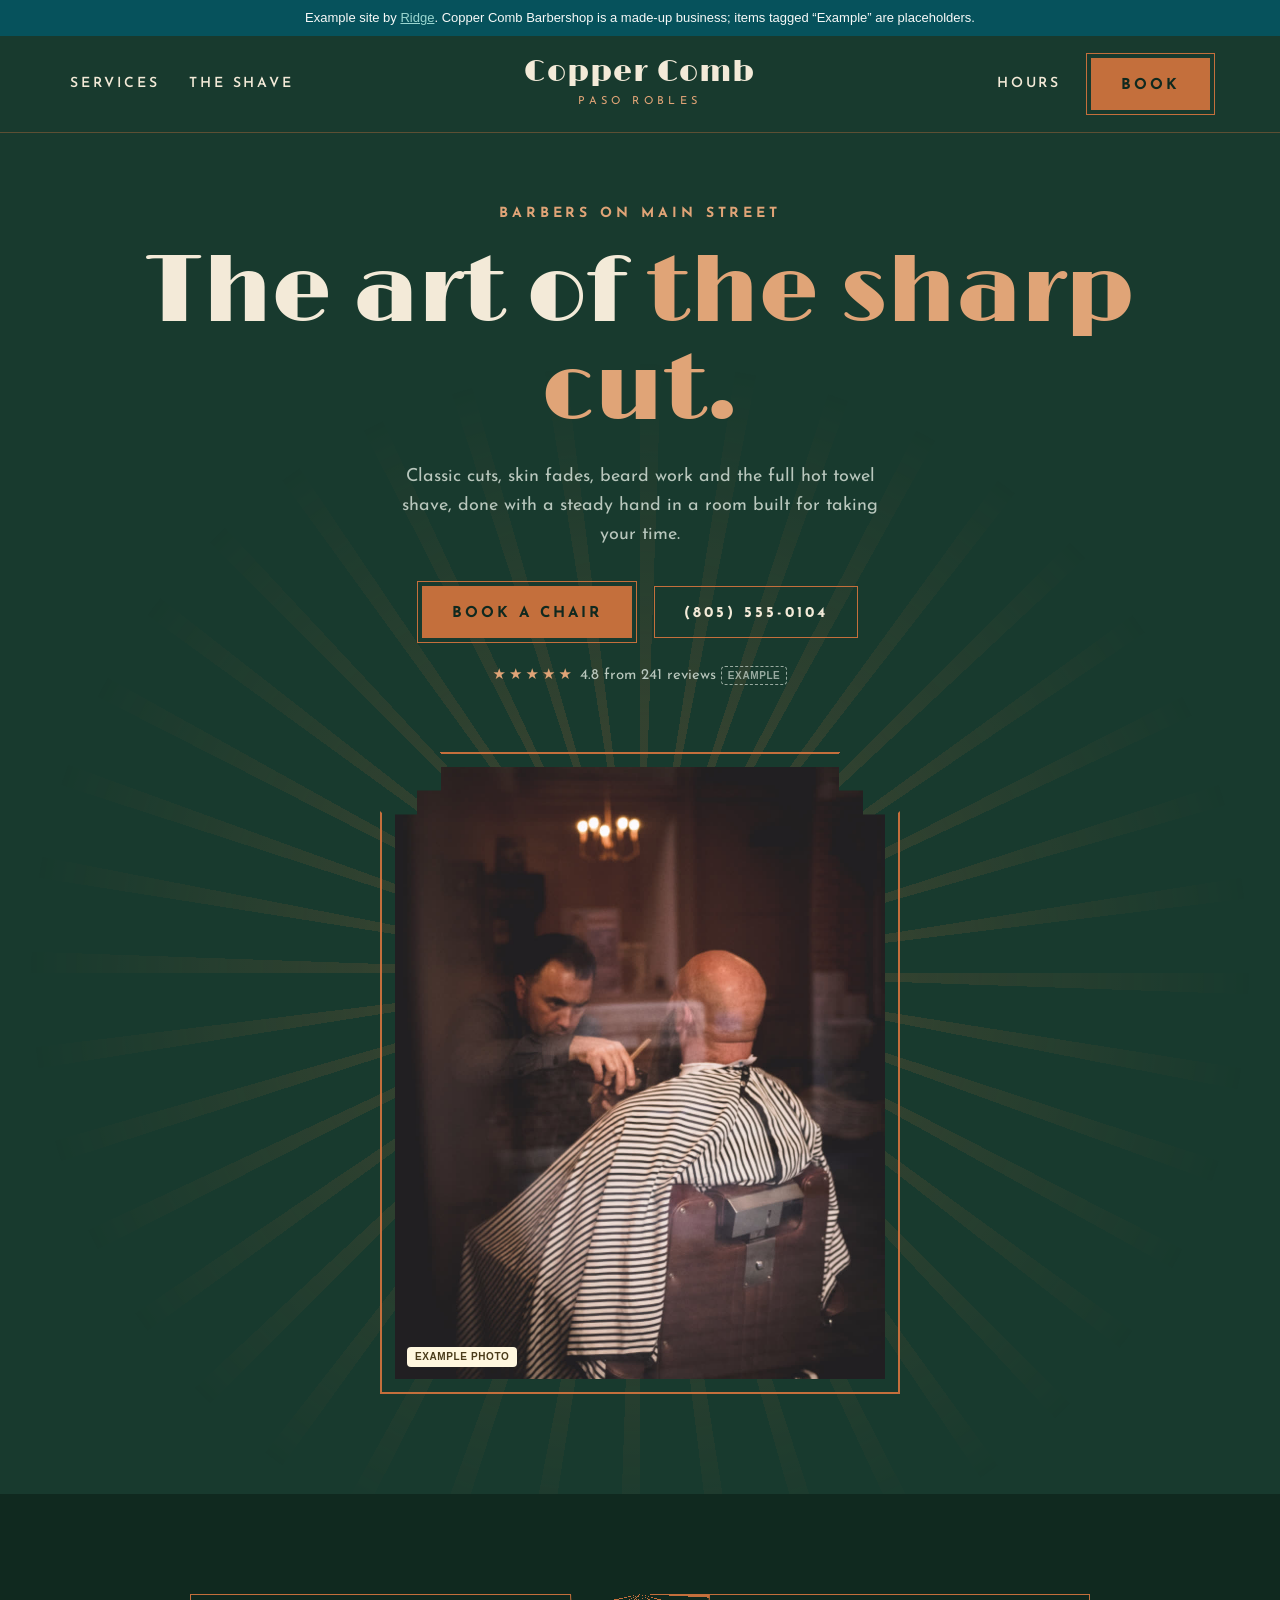
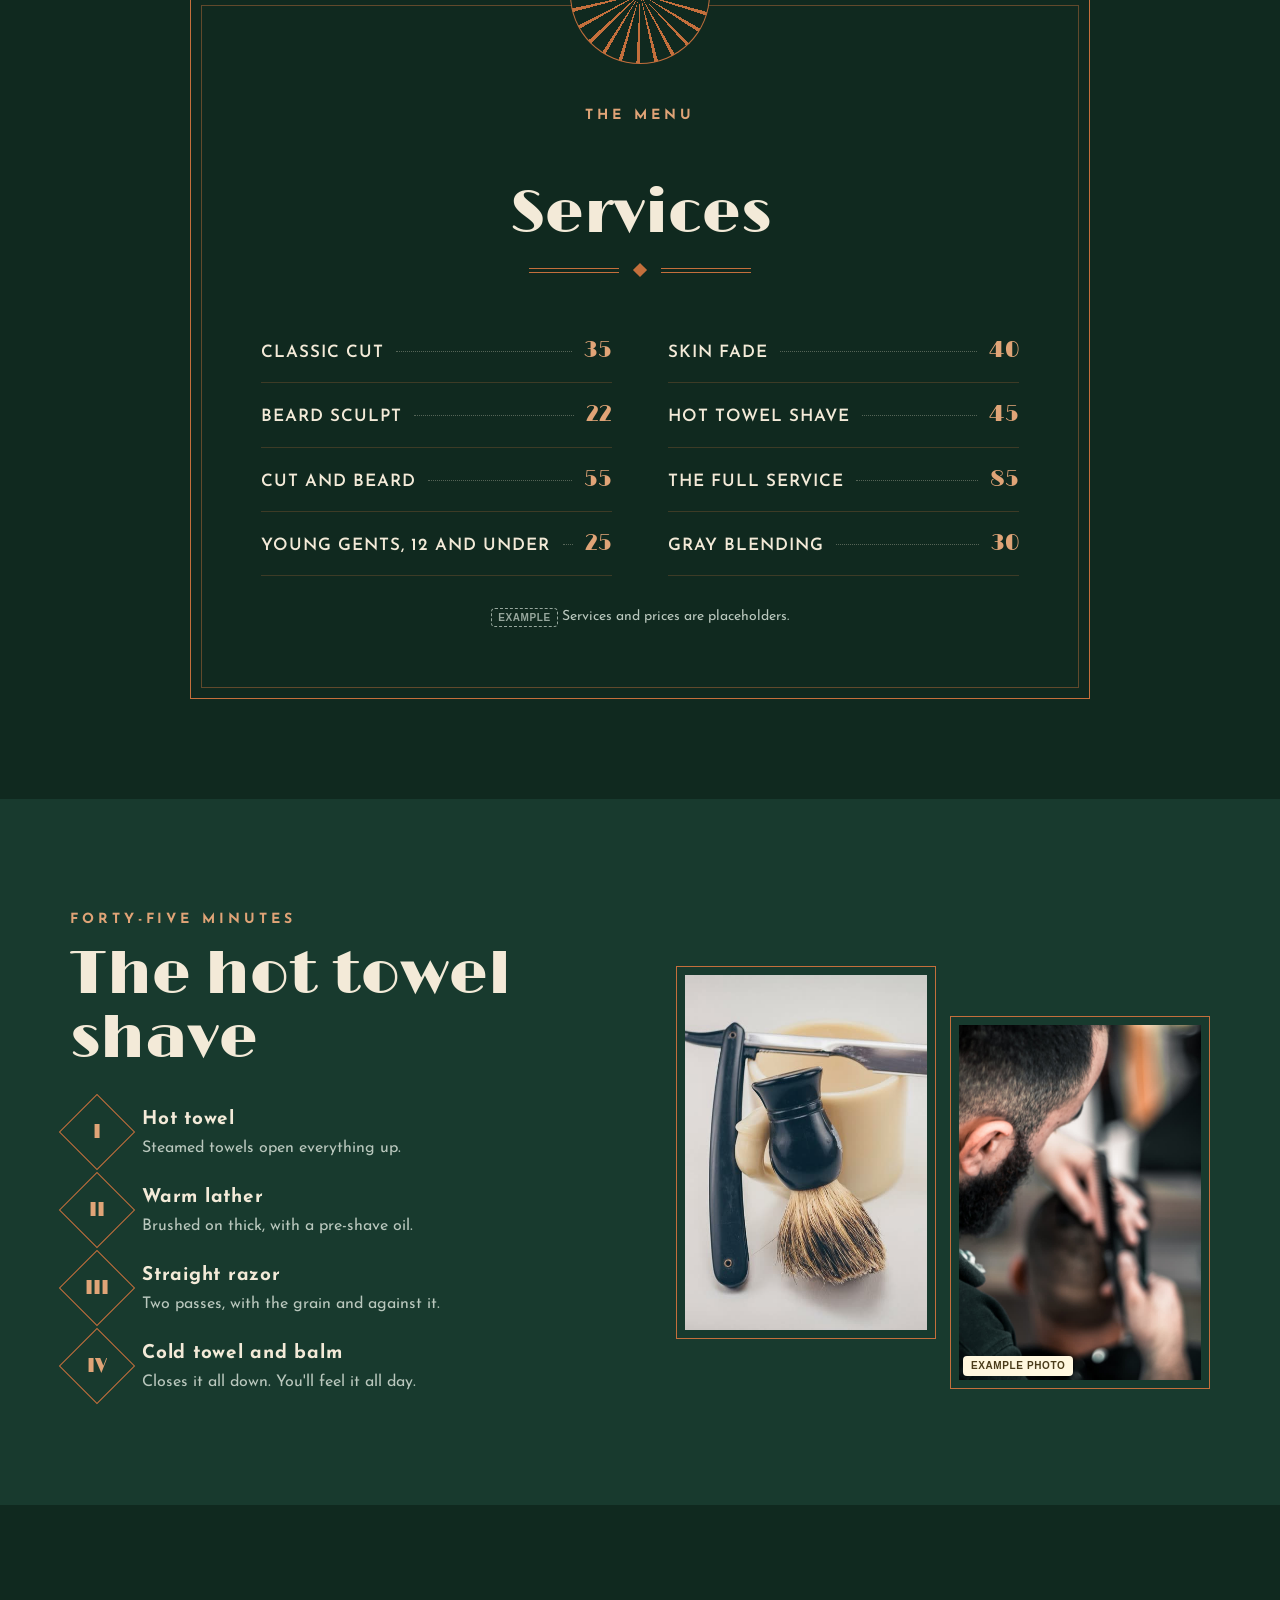
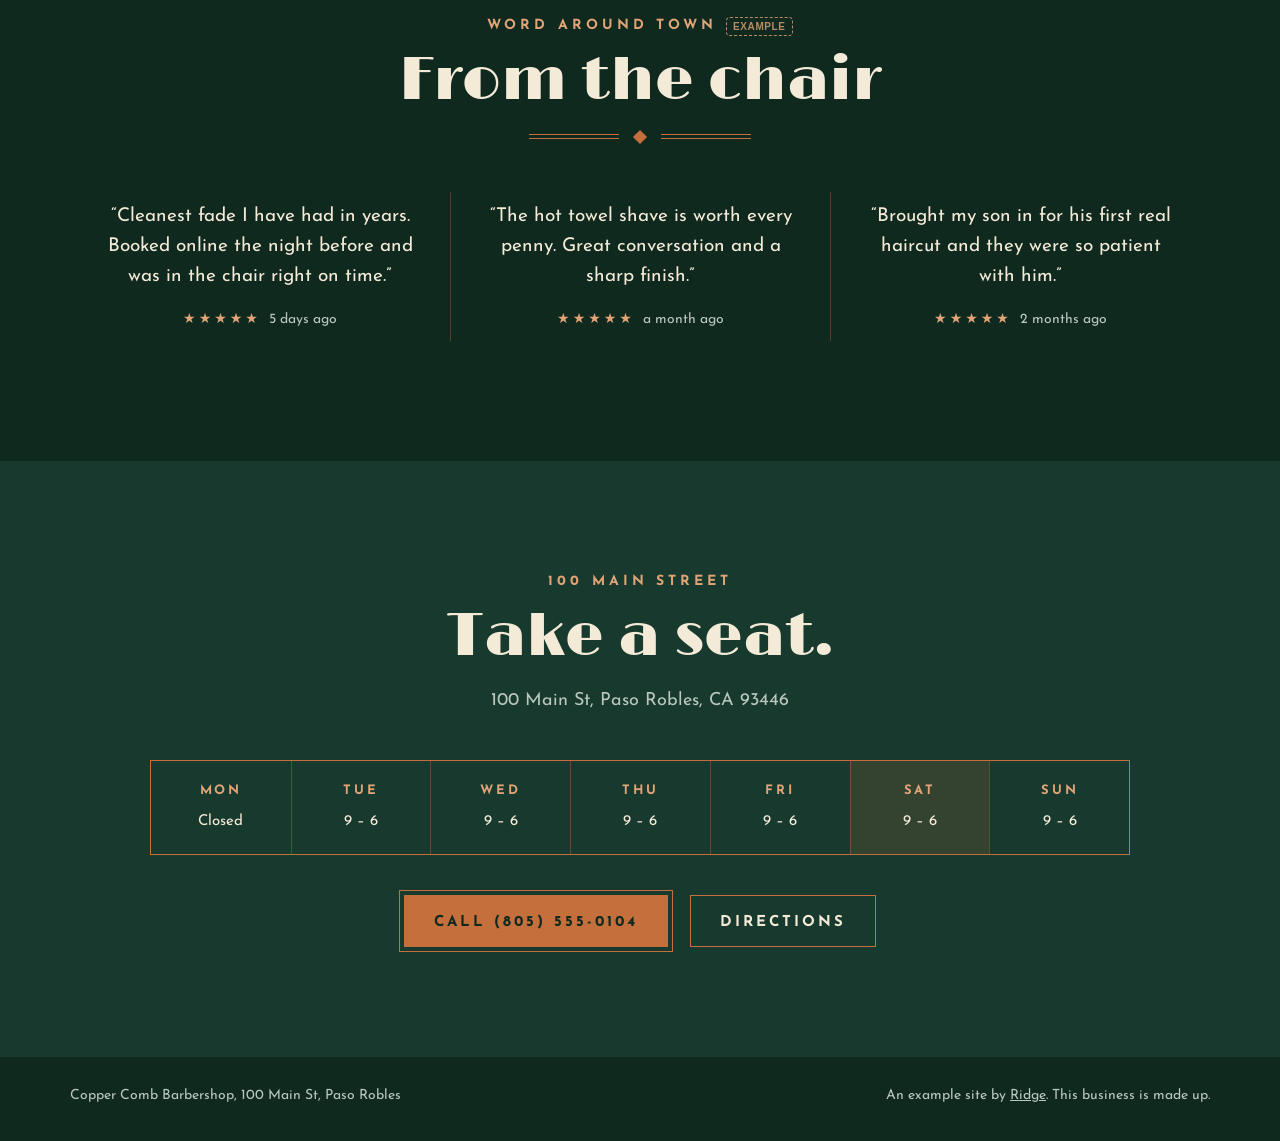
<file: examples/copper-comb-barbershop/index.html>
<!doctype html>
<html lang="en">
<head>
<meta charset="utf-8">
<meta name="viewport" content="width=device-width, initial-scale=1">
<meta name="robots" content="noindex, nofollow">
<title>Copper Comb Barbershop | Paso Robles (example site)</title>
<meta name="description" content="Example site by Ridge for a made-up barbershop: cuts, fades, beard work and hot towel shaves.">
<link rel="icon" href="data:image/svg+xml,%3Csvg xmlns='http://www.w3.org/2000/svg' viewBox='0 0 32 32'%3E%3Crect width='32' height='32' fill='%23183a2e'/%3E%3Cpath d='M16 5l11 11-11 11L5 16z' fill='none' stroke='%23c46f3c' stroke-width='2'/%3E%3C/svg%3E">
<link rel="preconnect" href="https://fonts.googleapis.com">
<link rel="preconnect" href="https://fonts.gstatic.com" crossorigin>
<link href="https://fonts.googleapis.com/css2?family=Limelight&family=Josefin+Sans:wght@400;600;700&display=swap" rel="stylesheet">
<link rel="stylesheet" href="../example.css?v=2">
<style>
:root {
  --forest: #183a2e; --deep: #10291f; --copper: #c46f3c; --copper-lt: #e0a477; --cream: #f3ead8; --mist: #b9c7bd;
  --display: "Limelight", Georgia, serif; --body: "Josefin Sans", system-ui, sans-serif;
  --wrap: min(1140px, 100% - 40px);
}
body { background: var(--forest); color: var(--cream); font: 18px/1.6 var(--body); }
.wrap { width: var(--wrap); margin-inline: auto; }
h1, h2, h3 { font-family: var(--display); font-weight: 400; line-height: 1.05; }
.caps { font-weight: 700; font-size: 14px; letter-spacing: 0.28em; text-transform: uppercase; color: var(--copper-lt); }
.btn { display: inline-flex; align-items: center; justify-content: center; min-height: 52px; padding: 4px 30px 0; background: var(--copper); color: var(--deep); font-weight: 700; font-size: 15px; letter-spacing: 0.2em; text-transform: uppercase; text-decoration: none; outline: 1px solid var(--copper); outline-offset: 4px; transition: background-color 160ms ease, outline-offset 160ms ease; }
.btn:hover { background: var(--copper-lt); outline-offset: 7px; }
.btn--line { background: transparent; color: var(--cream); box-shadow: inset 0 0 0 1px var(--copper); outline: 0; }
.btn--line:hover { background: rgba(196,111,60,0.15); }
.btn:focus-visible, .btn--line:focus-visible { outline: 3px solid var(--cream); outline-offset: 4px; }
.rule { display: flex; align-items: center; gap: 16px; justify-content: center; color: var(--copper); }
.rule::before, .rule::after { content: ""; width: 90px; height: 5px; border-block: 1px solid currentColor; }
.rule i { width: 10px; height: 10px; rotate: 45deg; background: currentColor; }

/* centered masthead, nav split around the name */
.mast { border-bottom: 1px solid rgba(196,111,60,0.4); }
.mast .wrap { display: grid; grid-template-columns: 1fr auto 1fr; align-items: center; gap: 24px; min-height: 96px; }
.mast nav { display: flex; gap: 30px; }
.mast nav:last-child { justify-content: flex-end; align-items: center; }
.mast nav a:not(.btn) { font-weight: 600; font-size: 14px; letter-spacing: 0.2em; text-transform: uppercase; text-decoration: none; }
.mast nav a:not(.btn):hover { color: var(--copper-lt); }
.logo { text-align: center; text-decoration: none; }
.logo b { display: block; font: 400 30px/1 var(--display); letter-spacing: 0.04em; }
.logo small { display: block; margin-top: 6px; font-size: 11px; letter-spacing: 0.4em; text-transform: uppercase; color: var(--copper-lt); }

/* hero: sunburst, stepped frame, centered */
.hero { position: relative; padding: 70px 0 100px; text-align: center; overflow: hidden; }
.burst { position: absolute; left: 50%; top: 140px; width: 1400px; height: 1400px; translate: -50% 0; background: repeating-conic-gradient(from -90deg at 50% 50%, rgba(196,111,60,0.16) 0 2deg, transparent 2deg 9deg); -webkit-mask: radial-gradient(circle, #000 25%, transparent 62%); mask: radial-gradient(circle, #000 25%, transparent 62%); pointer-events: none; }
.hero .wrap { position: relative; }
.hero h1 { margin-top: 18px; font-size: clamp(3rem, 1.4rem + 5.6vw, 6.4rem); }
.hero h1 span { color: var(--copper-lt); }
.hero-lede { margin: 22px auto 0; max-width: 46ch; color: var(--mist); }
.hero-btns { display: flex; flex-wrap: wrap; justify-content: center; gap: 22px; margin-top: 36px; }
.portal { position: relative; width: min(100%, 520px); margin: 64px auto 0; padding: 14px; border: 1px solid var(--copper); clip-path: polygon(0 60px, 30px 60px, 30px 30px, 60px 30px, 60px 0, calc(100% - 60px) 0, calc(100% - 60px) 30px, calc(100% - 30px) 30px, calc(100% - 30px) 60px, 100% 60px, 100% 100%, 0 100%); }
.portal::before { content: ""; position: absolute; inset: 0; border: 1px solid var(--copper); clip-path: inherit; }
.portal figure { position: relative; clip-path: polygon(0 48px, 22px 48px, 22px 24px, 46px 24px, 46px 0, calc(100% - 46px) 0, calc(100% - 46px) 24px, calc(100% - 22px) 24px, calc(100% - 22px) 48px, 100% 48px, 100% 100%, 0 100%); }
.portal img { width: 100%; aspect-ratio: 4 / 5; object-fit: cover; object-position: 50% 35%; }
.hero-meta { margin-top: 26px; color: var(--mist); font-size: 15px; }

/* services: a deco menu card */
.services { padding: 100px 0; background: var(--deep); }
.card { position: relative; max-width: 900px; margin-inline: auto; padding: clamp(36px, 6vw, 70px); border: 1px solid var(--copper); text-align: center; }
.card::before { content: ""; position: absolute; inset: 10px; border: 1px solid rgba(196,111,60,0.45); pointer-events: none; }
.card::after { content: ""; position: absolute; left: 50%; top: -1px; width: 140px; height: 70px; translate: -50% 0; background: var(--deep); border: 1px solid var(--copper); border-top: 0; border-radius: 0 0 140px 140px; background-image: repeating-conic-gradient(from 90deg at 50% 0, var(--copper) 0 3deg, transparent 3deg 15deg); }
.card h2 { margin-top: 56px; font-size: clamp(2.4rem, 1.6rem + 2.8vw, 3.8rem); }
.card .rule { margin-top: 18px; }
.svc { display: grid; grid-template-columns: 1fr 1fr; gap: 0 56px; margin-top: 44px; text-align: left; }
.svc li { display: flex; align-items: baseline; gap: 12px; padding: 14px 0; border-bottom: 1px solid rgba(196,111,60,0.25); }
.svc li::after { content: ""; order: 1; flex: 1; border-bottom: 1px dotted rgba(243,234,216,0.3); translate: 0 -5px; }
.svc li span:last-child { order: 2; font-family: var(--display); color: var(--copper-lt); font-size: 22px; }
.svc li span:first-child { font-weight: 600; font-size: 17px; letter-spacing: 0.06em; text-transform: uppercase; }
.card-note { margin-top: 30px; color: var(--mist); font-size: 14px; }

/* the ritual: the hot towel shave in four steps */
.ritual { padding: 110px 0; }
.ritual .wrap { display: grid; grid-template-columns: 1fr 1fr; gap: 72px; align-items: center; }
.ritual h2 { margin-top: 12px; font-size: clamp(2.4rem, 1.6rem + 2.8vw, 3.8rem); }
.steps { margin-top: 34px; display: grid; gap: 22px; }
.steps li { display: grid; grid-template-columns: 54px 1fr; gap: 18px; align-items: start; }
.steps .rn { display: grid; place-items: center; width: 54px; height: 54px; rotate: 45deg; border: 1px solid var(--copper); }
.steps .rn span { rotate: -45deg; font: 400 20px/1 var(--display); color: var(--copper-lt); }
.steps b { display: block; font-size: 19px; letter-spacing: 0.04em; }
.steps p { color: var(--mist); font-size: 16px; }
.duo { position: relative; display: grid; grid-template-columns: 1fr 1fr; gap: 14px; }
.duo figure { position: relative; border: 1px solid var(--copper); padding: 8px; }
.duo img { width: 100%; aspect-ratio: 3 / 4.4; object-fit: cover; }
.duo figure:last-child { translate: 0 50px; }

/* reviews */
.reviews { padding: 110px 0 120px; background: var(--deep); text-align: center; }
.reviews h2 { margin-top: 12px; font-size: clamp(2.4rem, 1.6rem + 2.8vw, 3.8rem); }
.quotes { display: grid; grid-template-columns: repeat(3, 1fr); gap: 0; margin-top: 50px; }
.quotes figure { padding: 10px 34px; }
.quotes figure + figure { border-left: 1px solid rgba(196,111,60,0.35); }
.quotes blockquote { font-size: 19px; }
.quotes figcaption { margin-top: 16px; display: flex; gap: 8px; justify-content: center; align-items: center; color: var(--mist); font-size: 14px; }
.stars { color: var(--copper-lt); letter-spacing: 3px; }

/* visit */
.visit { padding: 110px 0; text-align: center; }
.visit h2 { margin-top: 12px; font-size: clamp(2.4rem, 1.6rem + 2.8vw, 3.8rem); }
.visit address { margin-top: 18px; font-style: normal; color: var(--mist); }
.hours { display: grid; grid-template-columns: repeat(7, 1fr); max-width: 980px; margin: 44px auto 0; border: 1px solid var(--copper); }
.hours li { padding: 20px 8px; }
.hours li + li { border-left: 1px solid rgba(196,111,60,0.4); }
.hours b { display: block; font-weight: 700; font-size: 13px; letter-spacing: 0.22em; text-transform: uppercase; color: var(--copper-lt); }
.hours span { display: block; margin-top: 8px; font-size: 15px; }
.hours .today { background: rgba(196,111,60,0.16); }
.visit .hero-btns { margin-top: 40px; }
.foot { padding: 28px 0 34px; background: var(--deep); color: var(--mist); font-size: 14px; }
.foot .wrap { display: flex; flex-wrap: wrap; justify-content: space-between; gap: 10px 30px; }

@media (max-width: 900px) {
  .mast .wrap { grid-template-columns: 1fr auto; }
  .mast nav:first-child { display: none; }
  .logo { text-align: left; }
  .mast nav:last-child a:not(.btn) { display: none; }
  .ritual .wrap { grid-template-columns: 1fr; gap: 56px; }
  .quotes { grid-template-columns: 1fr; gap: 30px; }
  .quotes figure + figure { border-left: 0; border-top: 1px solid rgba(196,111,60,0.35); padding-top: 30px; }
  .hours { grid-template-columns: 1fr; max-width: 420px; }
  .hours li { display: flex; justify-content: space-between; padding: 14px 20px; }
  .hours li + li { border-left: 0; border-top: 1px solid rgba(196,111,60,0.4); }
  .hours span { margin: 0; }
}
@media (max-width: 600px) {
  .svc { grid-template-columns: 1fr; }
  .logo b { font-size: 24px; }
  .mast .btn { min-height: 42px; padding: 3px 14px 0; font-size: 12px; letter-spacing: 0.12em; }
  .portal { clip-path: none; padding: 10px; }
  .portal figure { clip-path: none; }
  .rule::before, .rule::after { width: 50px; }
}
dialog.flow { --fl-bg: var(--forest); --fl-ink: var(--cream); --fl-soft: var(--mist); --fl-line: rgba(243,234,216,.22); --fl-accent: var(--copper); --fl-accent-ink: var(--deep); --fl-radius: 0px; --fl-display: var(--display); --fl-body: var(--body); }
</style>
</head>
<body>
<a class="skip" href="#main">Skip to the page</a>
<div class="demo-note">Example site by <a href="../../">Ridge</a>. Copper Comb Barbershop is a made-up business; items tagged “Example” are placeholders.</div>

<header class="mast">
  <div class="wrap">
    <nav aria-label="Sections"><a href="#services">Services</a><a href="#ritual">The shave</a></nav>
    <a class="logo" href="#main"><b>Copper Comb</b><small>Paso Robles</small></a>
    <nav aria-label="More"><a href="#visit">Hours</a><a class="btn" href="#visit" data-open-flow>Book</a></nav>
  </div>
</header>

<main id="main">
<section class="hero">
  <div class="burst" aria-hidden="true"></div>
  <div class="wrap">
    <p class="caps">Barbers on Main Street</p>
    <h1>The art of <span>the sharp cut.</span></h1>
    <p class="hero-lede">Classic cuts, skin fades, beard work and the full hot towel shave, done with a steady hand in a room built for taking your time.</p>
    <div class="hero-btns"><a class="btn" href="#visit" data-open-flow>Book a chair</a><a class="btn btn--line" href="tel:+18055550104">(805) 555-0104</a></div>
    <p class="hero-meta"><span class="stars" aria-hidden="true">★★★★★</span> 4.8 from 241 reviews <span class="ex-tag">Example</span></p>
    <div class="portal"><figure><img src="images/hero.jpg" width="960" height="1440" alt="A client in the barber chair by the window"><span class="photo-tag">Example photo</span></figure></div>
  </div>
</section>

<section class="services" id="services" aria-labelledby="svc-title">
  <div class="wrap">
    <div class="card">
      <p class="caps" style="margin-top:40px">The menu</p>
      <h2 id="svc-title">Services</h2>
      <div class="rule"><i></i></div>
      <ul class="svc">
        <li><span>Classic cut</span><span>35</span></li>
        <li><span>Skin fade</span><span>40</span></li>
        <li><span>Beard sculpt</span><span>22</span></li>
        <li><span>Hot towel shave</span><span>45</span></li>
        <li><span>Cut and beard</span><span>55</span></li>
        <li><span>The full service</span><span>85</span></li>
        <li><span>Young gents, 12 and under</span><span>25</span></li>
        <li><span>Gray blending</span><span>30</span></li>
      </ul>
      <p class="card-note"><span class="ex-tag">Example</span> Services and prices are placeholders.</p>
    </div>
  </div>
</section>

<section class="ritual" id="ritual" aria-labelledby="ritual-title">
  <div class="wrap">
    <div>
      <p class="caps">Forty-five minutes</p>
      <h2 id="ritual-title">The hot towel shave</h2>
      <ol class="steps">
        <li><span class="rn"><span>I</span></span><div><b>Hot towel</b><p>Steamed towels open everything up.</p></div></li>
        <li><span class="rn"><span>II</span></span><div><b>Warm lather</b><p>Brushed on thick, with a pre-shave oil.</p></div></li>
        <li><span class="rn"><span>III</span></span><div><b>Straight razor</b><p>Two passes, with the grain and against it.</p></div></li>
        <li><span class="rn"><span>IV</span></span><div><b>Cold towel and balm</b><p>Closes it all down. You'll feel it all day.</p></div></li>
      </ol>
    </div>
    <div class="duo">
      <figure><img src="images/c.jpg" width="1024" height="684" alt="A straight razor and shaving brush" loading="lazy"></figure>
      <figure><img src="images/b.jpg" width="960" height="1200" alt="A barber trimming a client's hair" loading="lazy"><span class="photo-tag">Example photo</span></figure>
    </div>
  </div>
</section>

<section class="reviews" aria-labelledby="rev-title">
  <div class="wrap">
    <p class="caps">Word around town <span class="ex-tag">Example</span></p>
    <h2 id="rev-title">From the chair</h2>
    <div class="rule" style="margin-top:18px"><i></i></div>
    <div class="quotes">
      <figure><blockquote>“Cleanest fade I have had in years. Booked online the night before and was in the chair right on time.”</blockquote><figcaption><span class="stars" aria-label="5 stars">★★★★★</span> 5 days ago</figcaption></figure>
      <figure><blockquote>“The hot towel shave is worth every penny. Great conversation and a sharp finish.”</blockquote><figcaption><span class="stars" aria-label="5 stars">★★★★★</span> a month ago</figcaption></figure>
      <figure><blockquote>“Brought my son in for his first real haircut and they were so patient with him.”</blockquote><figcaption><span class="stars" aria-label="5 stars">★★★★★</span> 2 months ago</figcaption></figure>
    </div>
  </div>
</section>

<section class="visit" id="visit" aria-labelledby="visit-title">
  <div class="wrap">
    <p class="caps">100 Main Street</p>
    <h2 id="visit-title">Take a seat.</h2>
    <address>100 Main St, Paso Robles, CA 93446</address>
    <ul class="hours" id="hours">
      <li><b>Mon</b><span>Closed</span></li><li><b>Tue</b><span>9 – 6</span></li><li><b>Wed</b><span>9 – 6</span></li><li><b>Thu</b><span>9 – 6</span></li><li><b>Fri</b><span>9 – 6</span></li><li><b>Sat</b><span>9 – 6</span></li><li><b>Sun</b><span>9 – 6</span></li>
    </ul>
    <div class="hero-btns"><a class="btn" href="tel:+18055550104">Call (805) 555-0104</a><a class="btn btn--line" href="#visit">Directions</a></div>
  </div>
</section>
</main>

<footer class="foot"><div class="wrap"><span>Copper Comb Barbershop, 100 Main St, Paso Robles</span><span>An example site by <a href="../../">Ridge</a>. This business is made up.</span></div></footer>
<script>
  const rows = document.querySelectorAll('#hours li'), day = (new Date().getDay() + 6) % 7;
  if (rows[day]) rows[day].classList.add('today');
</script>
<script type="application/json" id="flow-data">{"kind": "book", "title": "Book a chair", "hours": [[540, 1080], null, [540, 1080], [540, 1080], [540, 1080], [540, 1080], [540, 1080]], "items": [{"name": "Classic cut", "detail": "30 min", "price": "$35"}, {"name": "Skin fade", "detail": "40 min", "price": "$40"}, {"name": "Beard sculpt", "detail": "20 min", "price": "$22"}, {"name": "Hot towel shave", "detail": "45 min", "price": "$45"}, {"name": "Cut and beard", "detail": "50 min", "price": "$55"}, {"name": "The full service", "detail": "Cut, beard and hot towel shave · 90 min", "price": "$85"}, {"name": "Young gents, 12 and under", "detail": "25 min", "price": "$25"}, {"name": "Gray blending", "detail": "30 min", "price": "$30"}]}</script>
<script src="../flow.js?v=1" defer></script>
<!-- Cloudflare Web Analytics: visitor counts, no cookies --><script type='module' src='https://static.cloudflareinsights.com/beacon.min.js' data-cf-beacon='{"token": "7d8a91e38ed746dba1ee8d5ddc9d0e8c"}'></script>
</body>
</html>
</file>
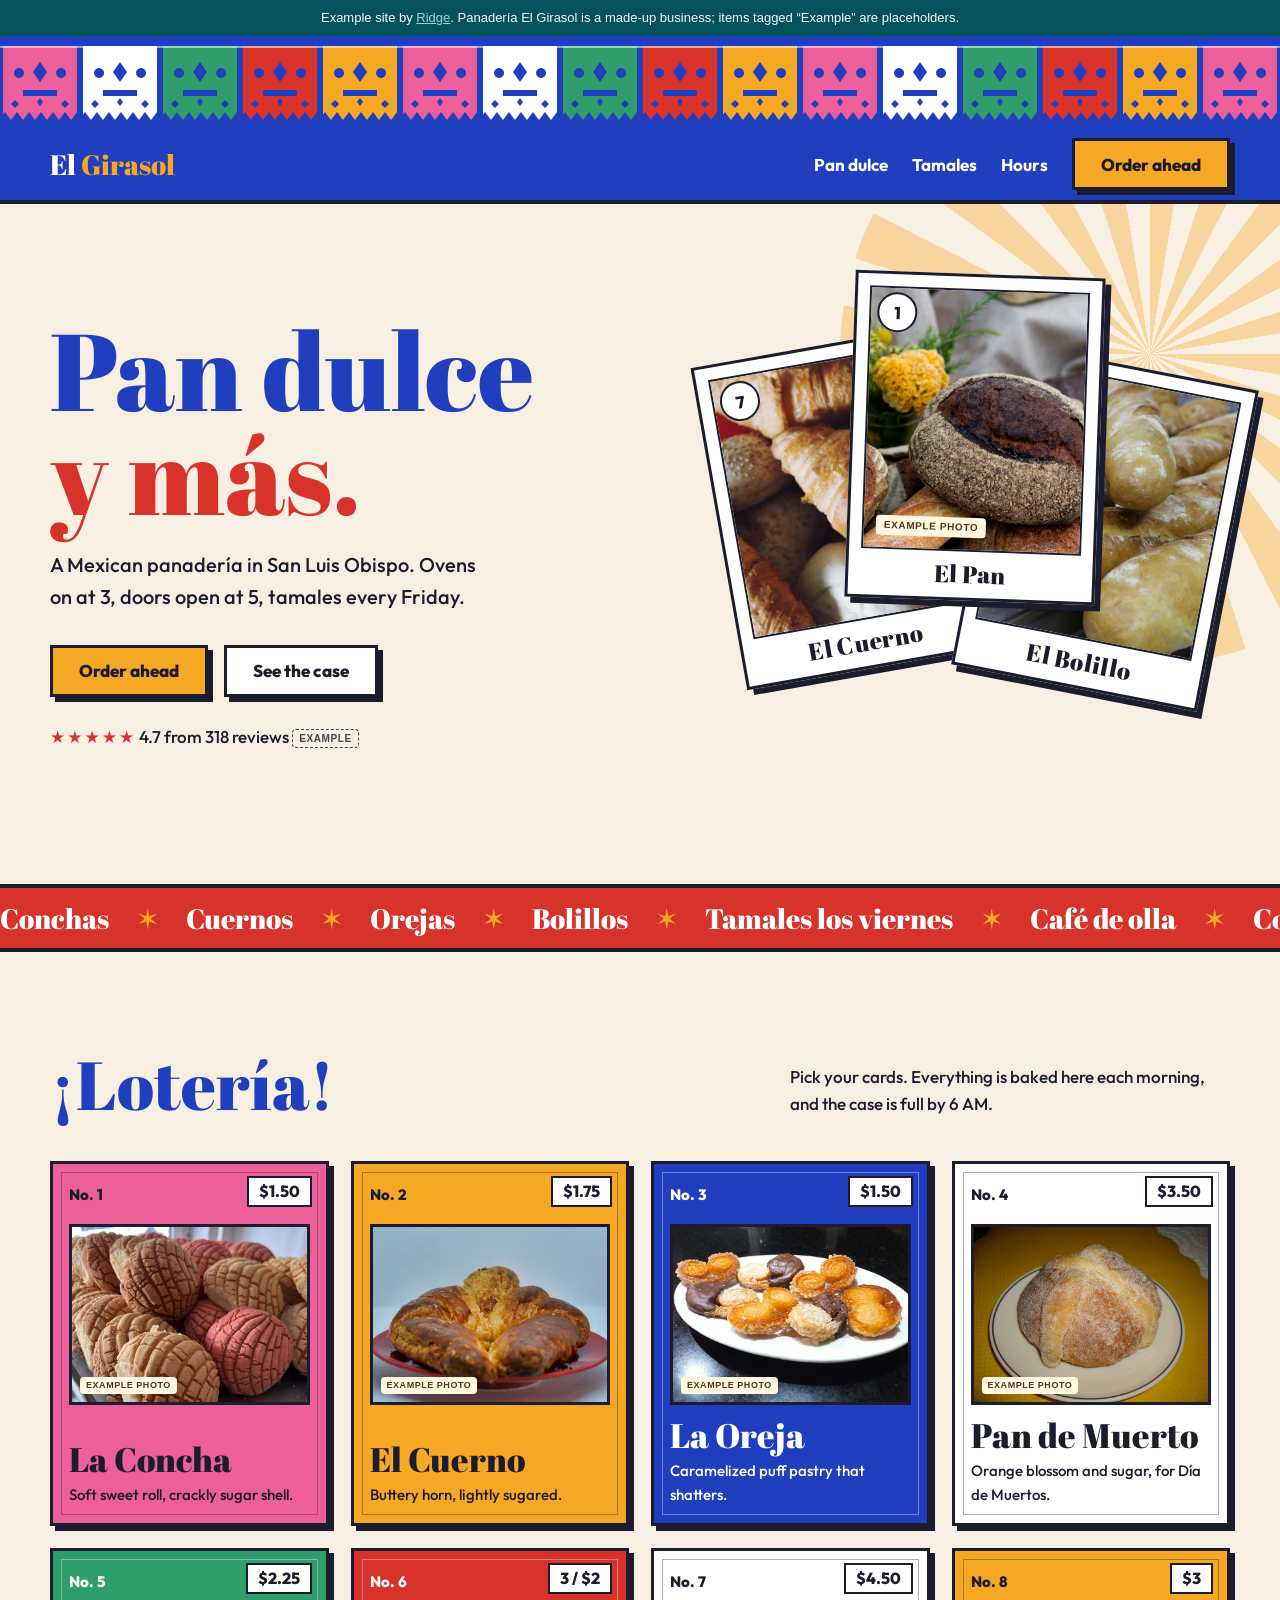
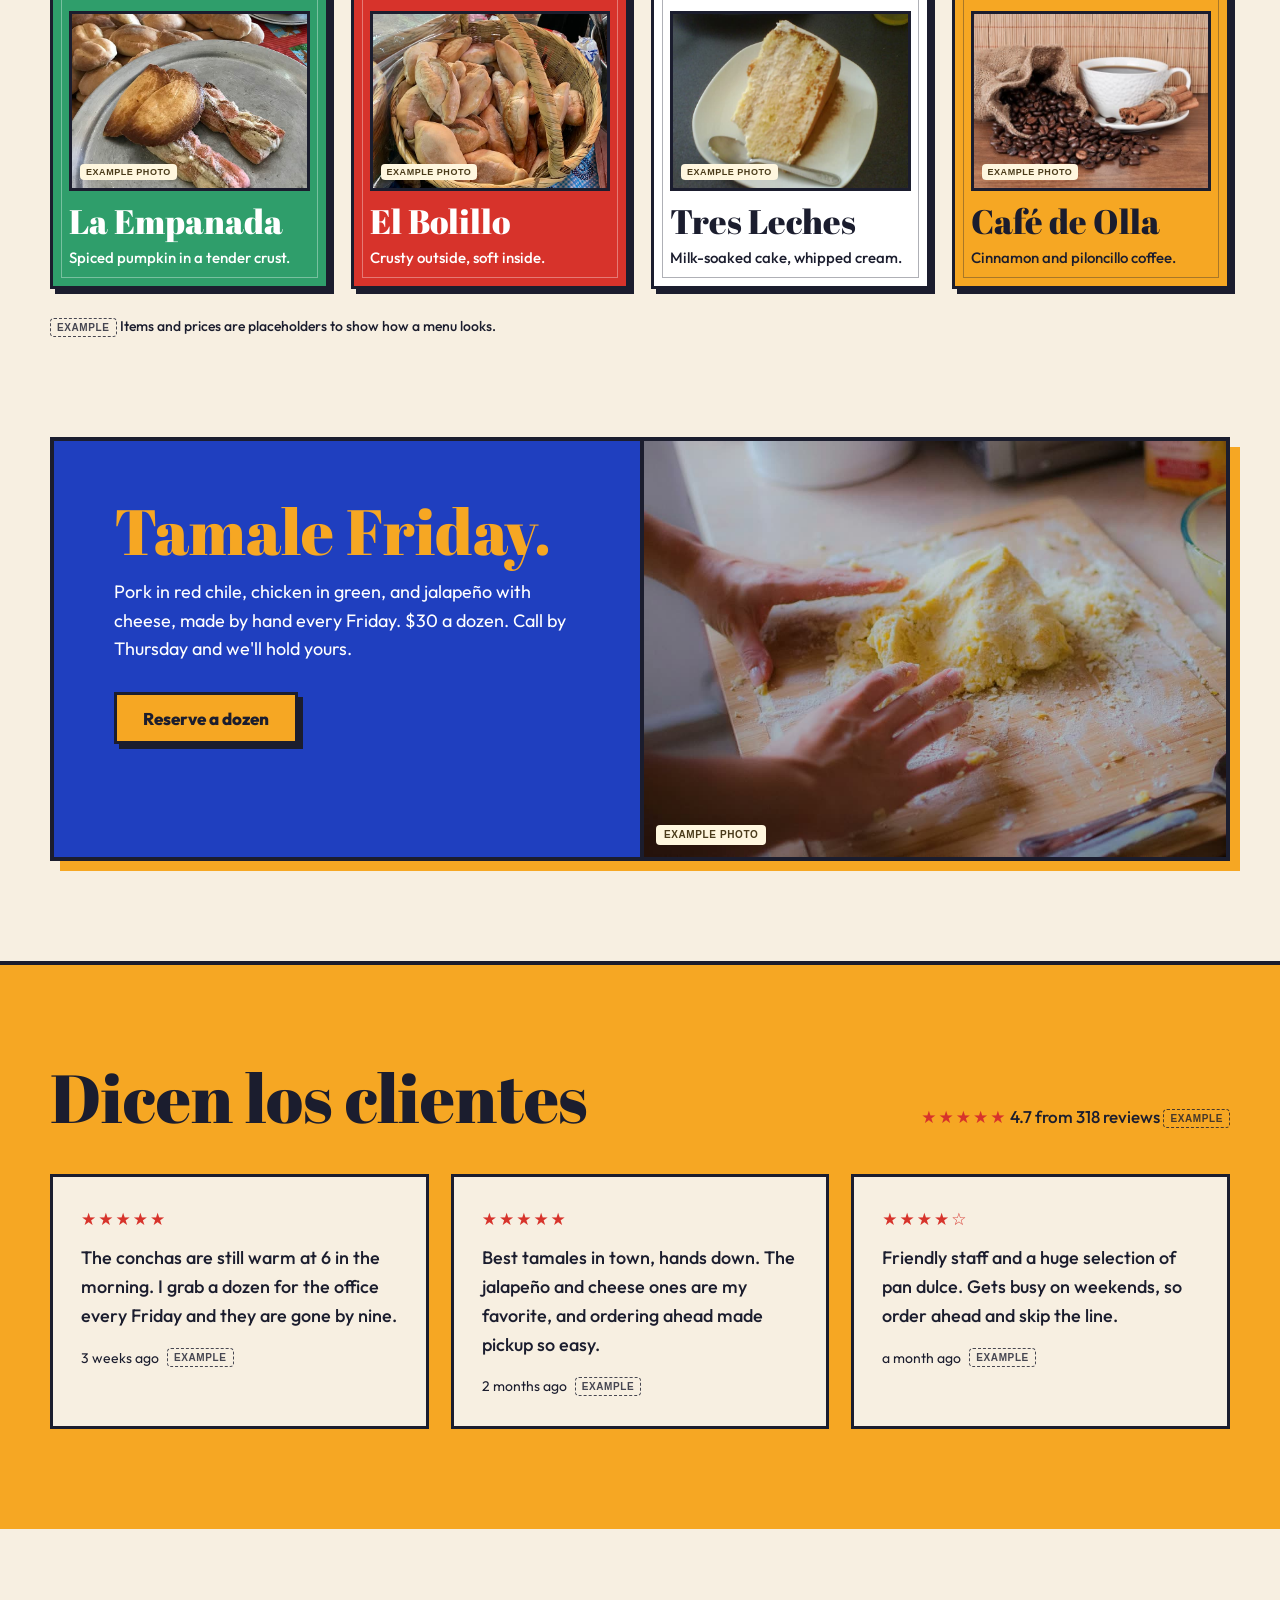
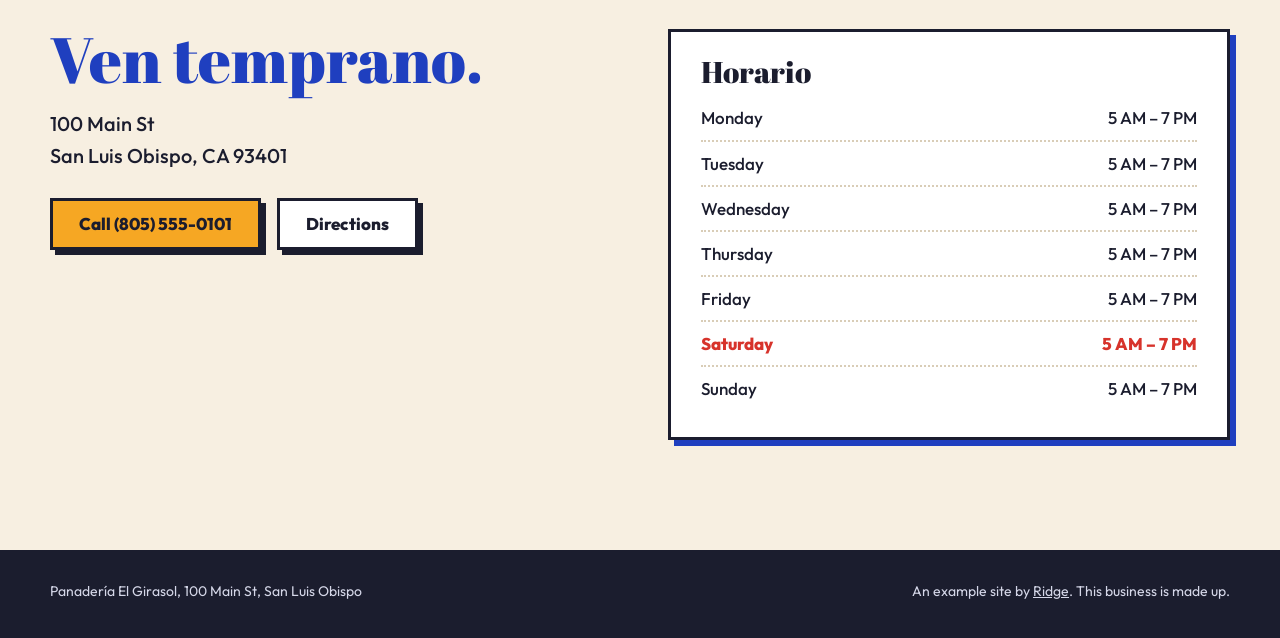
<file: examples/el-girasol-panaderia/index.html>
<!doctype html>
<html lang="en">
<head>
<meta charset="utf-8">
<meta name="viewport" content="width=device-width, initial-scale=1">
<meta name="robots" content="noindex, nofollow">
<title>Panadería El Girasol | Mexican Bakery in San Luis Obispo (example site)</title>
<meta name="description" content="Example site by Ridge for a made-up Mexican bakery: pan dulce, bolillos and tamales, open 5 AM every day.">
<link rel="icon" href="data:image/svg+xml,%3Csvg xmlns='http://www.w3.org/2000/svg' viewBox='0 0 32 32'%3E%3Crect width='32' height='32' rx='4' fill='%231f3fbf'/%3E%3Ccircle cx='16' cy='16' r='9' fill='%23f6a723'/%3E%3C/svg%3E">
<link rel="preconnect" href="https://fonts.googleapis.com">
<link rel="preconnect" href="https://fonts.gstatic.com" crossorigin>
<link href="https://fonts.googleapis.com/css2?family=Abril+Fatface&family=Outfit:wght@400;500;700;800&display=swap" rel="stylesheet">
<link rel="stylesheet" href="../example.css?v=2">
<style>
:root {
  --paper: #f7efe1; --cobalt: #1f3fbf; --cobalt-deep: #162d8a; --marigold: #f6a723; --chili: #d7332b; --pink: #ec5f9a; --green: #2f9e6b; --ink: #1b1d2e;
  --display: "Abril Fatface", Georgia, serif; --body: "Outfit", system-ui, sans-serif;
  --wrap: min(1180px, 100% - 40px);
}
body { background: var(--paper); color: var(--ink); font: 17px/1.6 var(--body); }
.wrap { width: var(--wrap); margin-inline: auto; }
h1, h2, h3 { font-family: var(--display); font-weight: 400; line-height: 0.95; }
.btn { display: inline-flex; align-items: center; justify-content: center; min-height: 52px; padding: 0 26px; border: 3px solid var(--ink); background: var(--marigold); color: var(--ink); font-weight: 800; text-decoration: none; box-shadow: 5px 5px 0 var(--ink); transition: transform 120ms ease, box-shadow 120ms ease; }
.btn:hover { transform: translate(2px, 2px); box-shadow: 3px 3px 0 var(--ink); }
.btn:active { transform: translate(5px, 5px); box-shadow: none; }
.btn--white { background: #fff; }

/* papel picado: a string of cut-paper flags */
.picado { position: relative; height: 92px; overflow: hidden; background: var(--cobalt); }
.picado::before { content: ""; position: absolute; left: 0; right: 0; top: 10px; height: 2px; background: #fff8; }
.flags { display: flex; justify-content: center; gap: 6px; padding-top: 10px; animation: sway 6s ease-in-out infinite alternate; transform-origin: 50% 0; }
.flags svg { width: 74px; height: 80px; flex: none; }
.flags svg:nth-child(5n+1) { color: var(--marigold); }
.flags svg:nth-child(5n+2) { color: var(--pink); }
.flags svg:nth-child(5n+3) { color: #fff; }
.flags svg:nth-child(5n+4) { color: var(--green); }
.flags svg:nth-child(5n+5) { color: var(--chili); }
@keyframes sway { from { transform: rotate(-0.6deg); } to { transform: rotate(0.6deg); } }

.top { background: var(--cobalt); color: #fff; border-bottom: 4px solid var(--ink); }
.top .wrap { display: flex; align-items: center; gap: 24px; min-height: 72px; }
.logo { margin-right: auto; font: 400 28px/1 var(--display); text-decoration: none; }
.logo span { color: var(--marigold); }
.nav { display: flex; gap: 24px; font-weight: 700; }
.nav a { text-decoration: none; }
.nav a:hover { color: var(--marigold); }

/* hero: poster type and a fan of lotería cards */
.hero { position: relative; padding: 70px 0 90px; overflow: hidden; }
.hero::before { content: ""; position: absolute; right: -180px; top: -160px; width: 620px; height: 620px; border-radius: 50%; background: repeating-conic-gradient(var(--marigold) 0 9deg, transparent 9deg 18deg); opacity: 0.35; }
.hero .wrap { position: relative; display: grid; grid-template-columns: 1.1fr 0.9fr; gap: 40px; align-items: center; }
.hero h1 { font-size: clamp(3.4rem, 1.2rem + 7vw, 7.4rem); color: var(--cobalt); }
.hero h1 em { display: block; font-style: normal; color: var(--chili); }
.hero-lede { margin-top: 24px; max-width: 34ch; font-size: 20px; font-weight: 500; }
.hero-btns { display: flex; flex-wrap: wrap; gap: 16px; margin-top: 32px; }
.hero-meta { margin-top: 26px; font-weight: 500; }
.fan { position: relative; height: 520px; }
.card { position: absolute; width: 250px; padding: 12px 12px 0; background: #fff; border: 3px solid var(--ink); box-shadow: 6px 6px 0 var(--ink); }
.card-num { position: absolute; left: 20px; top: 18px; z-index: 1; width: 40px; height: 40px; display: grid; place-items: center; background: #fff; border: 2px solid var(--ink); border-radius: 50%; font: 800 17px/1 var(--body); }
.card figure { position: relative; border: 2px solid var(--ink); }
.card img { width: 100%; aspect-ratio: 3 / 3.6; object-fit: cover; }
.card b { display: block; padding: 10px 0 12px; text-align: center; font: 400 24px/1 var(--display); letter-spacing: 0.02em; }
.card--1 { left: 0; top: 70px; rotate: -10deg; }
.card--2 { left: 26%; top: 0; rotate: 2deg; z-index: 1; }
.card--3 { right: 0; top: 90px; rotate: 11deg; }
.card--1 figure { background: var(--pink); }
.card--3 figure { background: var(--green); }

/* the ticker band */
.band { background: var(--chili); color: #fff; border-block: 4px solid var(--ink); overflow: hidden; white-space: nowrap; }
.band p { display: inline-block; padding: 16px 0; font: 400 28px/1 var(--display); animation: run 28s linear infinite; }
.band p span { margin: 0 22px; color: var(--marigold); }
@keyframes run { to { transform: translateX(-50%); } }

/* la lotería: the menu as numbered cards */
.loteria { padding: 100px 0; }
.sec-head { display: flex; flex-wrap: wrap; justify-content: space-between; align-items: end; gap: 16px 40px; margin-bottom: 44px; }
.sec-head h2 { font-size: clamp(2.6rem, 1.4rem + 3.6vw, 4.4rem); color: var(--cobalt); }
.sec-head p { max-width: 40ch; font-weight: 500; }
.deck { display: grid; grid-template-columns: repeat(4, 1fr); gap: 22px; }
.lot { position: relative; display: flex; flex-direction: column; min-height: 270px; padding: 16px; background: var(--c); color: var(--t, var(--ink)); border: 3px solid var(--ink); box-shadow: 5px 5px 0 var(--ink); transition: rotate 200ms ease; }
.lot:hover { rotate: -2deg; }
.lot .n { font: 800 15px/1 var(--body); }
.lot h3 { margin-top: auto; font-size: 34px; }
.lot-pic { position: relative; margin: 14px 0 14px; aspect-ratio: 4 / 3; overflow: hidden; border: 3px solid var(--ink); background: #fff; }
.lot-pic img { width: 100%; height: 100%; object-fit: cover; transition: scale 400ms ease; }
.lot:hover .lot-pic img { scale: 1.05; }
.lot-pic .photo-tag { left: 8px; bottom: 8px; font-size: 9px; padding: 2px 6px; }
.lot .n { line-height: 30px; }
.lot p { margin-top: 8px; font-size: 15px; font-weight: 500; }
.lot .price { position: absolute; right: 14px; top: 12px; padding: 4px 10px; background: #fff; color: var(--ink); border: 2px solid var(--ink); font: 800 16px/1.2 var(--body); }
.lot::after { content: ""; position: absolute; inset: 8px; border: 1.5px solid currentColor; opacity: 0.35; pointer-events: none; }
.deck-note { margin-top: 26px; font-size: 14px; font-weight: 500; }

/* tamale friday */
.friday { padding: 0 0 100px; }
.friday-box { display: grid; grid-template-columns: 1fr 1fr; background: var(--cobalt); color: #fff; border: 4px solid var(--ink); box-shadow: 10px 10px 0 var(--marigold); }
.friday-box > div { padding: clamp(28px, 5vw, 60px); }
.friday h2 { font-size: clamp(2.6rem, 1.6rem + 3vw, 4.2rem); color: var(--marigold); }
.friday p { margin-top: 16px; max-width: 38ch; font-size: 18px; }
.friday .btn { margin-top: 28px; }
.friday figure { position: relative; border-left: 4px solid var(--ink); }
.friday img { width: 100%; height: 100%; object-fit: cover; }

/* reviews */
.reviews { padding: 100px 0; background: var(--marigold); border-top: 4px solid var(--ink); }
.reviews .sec-head h2 { color: var(--ink); }
.stars { letter-spacing: 2px; color: var(--chili); }
.quotes { display: grid; grid-template-columns: repeat(3, 1fr); gap: 22px; }
.quote { padding: 28px; background: var(--paper); border: 3px solid var(--ink); }
.quote blockquote { margin-top: 12px; font-size: 18px; font-weight: 500; }
.quote figcaption { margin-top: 16px; display: flex; gap: 8px; align-items: center; font-size: 14px; }

/* visit */
.visit { padding: 100px 0 110px; }
.visit .wrap { display: grid; grid-template-columns: 1fr 1fr; gap: 56px; align-items: start; }
.visit h2 { font-size: clamp(2.6rem, 1.6rem + 3vw, 4.2rem); color: var(--cobalt); }
.visit address { margin-top: 18px; font-style: normal; font-size: 20px; font-weight: 500; }
.visit .hero-btns { margin-top: 26px; }
.hours { padding: 26px 30px; background: #fff; border: 3px solid var(--ink); box-shadow: 6px 6px 0 var(--cobalt); }
.hours h3 { font-size: 30px; margin-bottom: 10px; }
.hours li { display: flex; justify-content: space-between; padding: 8px 0; border-bottom: 2px dotted #d9cdb7; font-weight: 500; }
.hours li:last-child { border: 0; }
.hours .today { color: var(--chili); font-weight: 800; }
.foot { padding: 30px 0 36px; background: var(--ink); color: #d5d7e8; font-size: 14px; }
.foot .wrap { display: flex; flex-wrap: wrap; justify-content: space-between; gap: 10px 30px; }

@media (max-width: 900px) {
  .nav { display: none; }
  .hero .wrap, .visit .wrap { grid-template-columns: 1fr; }
  .hero { padding-top: 44px; }
  .fan { height: 440px; max-width: 460px; width: 100%; margin-inline: auto; }
  .card { width: 200px; }
  .deck { grid-template-columns: repeat(2, 1fr); }
  .friday-box { grid-template-columns: 1fr; }
  .friday figure { border-left: 0; border-top: 4px solid var(--ink); }
  .friday img { aspect-ratio: 4 / 3; }
  .quotes { grid-template-columns: 1fr; }
}
@media (max-width: 480px) {
  .logo { font-size: 22px; }
  .top .btn { min-height: 42px; padding: 0 14px; font-size: 15px; box-shadow: 3px 3px 0 var(--ink); }
  .fan { height: 360px; }
  .card { width: 160px; padding: 8px 8px 0; }
  .card b { font-size: 18px; }
  .card-num { width: 32px; height: 32px; font-size: 14px; left: 14px; top: 14px; }
  .card--2 { left: 22%; }
  .deck { gap: 14px; }
  .lot { min-height: 210px; padding: 12px; }
  .lot h3 { font-size: 26px; }
  .lot p { display: none; }
}
dialog.flow { --fl-bg: var(--paper); --fl-ink: var(--ink); --fl-soft: #5b5d6e; --fl-line: rgba(27,29,46,.22); --fl-accent: var(--cobalt); --fl-accent-ink: #fff; --fl-radius: 0px; --fl-display: var(--display); --fl-body: var(--body); }
dialog.flow .flow-head { background: var(--cobalt); color: #fff; border: 0; }
dialog.flow .flow-close { color: #fff; }
</style>
</head>
<body>
<a class="skip" href="#main">Skip to the page</a>
<div class="demo-note">Example site by <a href="../../">Ridge</a>. Panadería El Girasol is a made-up business; items tagged “Example” are placeholders.</div>

<svg width="0" height="0" style="position:absolute" aria-hidden="true">
  <symbol id="flag" viewBox="0 0 74 80"><path fill="currentColor" fill-rule="evenodd" d="M0 0h74v66l-6 8-6-8-6 8-6-8-6 8-6-8-6 8-6-8-6 8-6-8-6 8-6-8-6 8zM37 16l7 10-7 10-7-10zM16 22a5 5 0 1 0 0.1 0zM58 22a5 5 0 1 0 0.1 0zM20 44h34v6H20zM12 54l4 4-4 4-4-4zM62 54l4 4-4 4-4-4zM37 52l3 4-3 4-3-4z"/></symbol>
</svg>
<div class="picado" aria-hidden="true"><div class="flags" id="flags"></div></div>

<header class="top">
  <div class="wrap">
    <a class="logo" href="#main">El <span>Girasol</span></a>
    <nav class="nav" aria-label="Sections"><a href="#loteria">Pan dulce</a><a href="#friday">Tamales</a><a href="#visit">Hours</a></nav>
    <a class="btn" href="tel:+18055550101" data-open-flow>Order ahead</a>
  </div>
</header>

<main id="main">
<section class="hero">
  <div class="wrap">
    <div>
      <h1>Pan dulce <em>y más.</em></h1>
      <p class="hero-lede">A Mexican panadería in San Luis Obispo. Ovens on at 3, doors open at 5, tamales every Friday.</p>
      <div class="hero-btns"><a class="btn" href="tel:+18055550101" data-open-flow>Order ahead</a><a class="btn btn--white" href="#loteria">See the case</a></div>
      <p class="hero-meta"><span class="stars" aria-hidden="true">★★★★★</span> 4.7 from 318 reviews <span class="ex-tag">Example</span></p>
    </div>
    <div class="fan">
      <div class="card card--1"><span class="card-num">7</span><figure><img src="images/b.jpg" width="960" height="542" alt="Croissants on a tray"></figure><b>El Cuerno</b></div>
      <div class="card card--2"><span class="card-num">1</span><figure><img src="images/hero.jpg" width="1024" height="684" alt="A round loaf of bread with yellow flowers"><span class="photo-tag">Example photo</span></figure><b>El Pan</b></div>
      <div class="card card--3"><span class="card-num">12</span><figure><img src="images/d.jpg" width="1400" height="934" alt="Golden bolillo rolls"></figure><b>El Bolillo</b></div>
    </div>
  </div>
</section>

<div class="band" aria-hidden="true"><p>Conchas <span>✶</span> Cuernos <span>✶</span> Orejas <span>✶</span> Bolillos <span>✶</span> Tamales los viernes <span>✶</span> Café de olla <span>✶</span> Conchas <span>✶</span> Cuernos <span>✶</span> Orejas <span>✶</span> Bolillos <span>✶</span> Tamales los viernes <span>✶</span> Café de olla <span>✶</span></p></div>

<section class="loteria" id="loteria" aria-labelledby="lot-title">
  <div class="wrap">
    <div class="sec-head"><h2 id="lot-title">¡Lotería!</h2><p>Pick your cards. Everything is baked here each morning, and the case is full by 6 AM.</p></div>
    <ul class="deck">
      <li class="lot" style="--c:#ec5f9a"><span class="n">No. 1</span><span class="price">$1.50</span><figure class="lot-pic"><img src="images/lot-concha.jpg" width="720" height="960" alt="Conchas with pink and white sugar shells" loading="lazy" style="object-position:50% 40%"><span class="photo-tag">Example photo</span></figure><h3>La Concha</h3><p>Soft sweet roll, crackly sugar shell.</p></li>
      <li class="lot" style="--c:#f6a723"><span class="n">No. 2</span><span class="price">$1.75</span><figure class="lot-pic"><img src="images/lot-cuerno.jpg" width="720" height="482" alt="A golden cuerno on a red plate" loading="lazy" style="object-position:50% 55%"><span class="photo-tag">Example photo</span></figure><h3>El Cuerno</h3><p>Buttery horn, lightly sugared.</p></li>
      <li class="lot" style="--c:#1f3fbf;--t:#fff"><span class="n">No. 3</span><span class="price">$1.50</span><figure class="lot-pic"><img src="images/lot-oreja.jpg" width="720" height="540" alt="A plate of orejas, some dipped in chocolate" loading="lazy" style="object-position:50% 50%"><span class="photo-tag">Example photo</span></figure><h3>La Oreja</h3><p>Caramelized puff pastry that shatters.</p></li>
      <li class="lot" style="--c:#fff"><span class="n">No. 4</span><span class="price">$3.50</span><figure class="lot-pic"><img src="images/lot-muerto.jpg" width="720" height="540" alt="A sugared pan de muerto on a plate" loading="lazy" style="object-position:50% 45%"><span class="photo-tag">Example photo</span></figure><h3>Pan de Muerto</h3><p>Orange blossom and sugar, for Día de Muertos.</p></li>
      <li class="lot" style="--c:#2f9e6b;--t:#fff"><span class="n">No. 5</span><span class="price">$2.25</span><figure class="lot-pic"><img src="images/lot-empanada.jpg" width="720" height="960" alt="A sweet empanada on a metal plate" loading="lazy" style="object-position:35% 62%"><span class="photo-tag">Example photo</span></figure><h3>La Empanada</h3><p>Spiced pumpkin in a tender crust.</p></li>
      <li class="lot" style="--c:#d7332b;--t:#fff"><span class="n">No. 6</span><span class="price">3 / $2</span><figure class="lot-pic"><img src="images/lot-bolillo.jpg" width="720" height="960" alt="A basket of fresh bolillos" loading="lazy" style="object-position:50% 55%"><span class="photo-tag">Example photo</span></figure><h3>El Bolillo</h3><p>Crusty outside, soft inside.</p></li>
      <li class="lot" style="--c:#fff"><span class="n">No. 7</span><span class="price">$4.50</span><figure class="lot-pic"><img src="images/lot-tresleches.jpg" width="720" height="540" alt="A slice of tres leches cake" loading="lazy" style="object-position:50% 45%"><span class="photo-tag">Example photo</span></figure><h3>Tres Leches</h3><p>Milk-soaked cake, whipped cream.</p></li>
      <li class="lot" style="--c:#f6a723"><span class="n">No. 8</span><span class="price">$3</span><figure class="lot-pic"><img src="images/lot-cafe.jpg" width="615" height="396" alt="A cup of coffee with cinnamon sticks" loading="lazy" style="object-position:62% 50%"><span class="photo-tag">Example photo</span></figure><h3>Café de Olla</h3><p>Cinnamon and piloncillo coffee.</p></li>
    </ul>
    <p class="deck-note"><span class="ex-tag">Example</span> Items and prices are placeholders to show how a menu looks.</p>
  </div>
</section>

<section class="friday" id="friday" aria-labelledby="fri-title">
  <div class="wrap">
    <div class="friday-box">
      <div>
        <h2 id="fri-title">Tamale Friday.</h2>
        <p>Pork in red chile, chicken in green, and jalapeño with cheese, made by hand every Friday. $30 a dozen. Call by Thursday and we'll hold yours.</p>
        <a class="btn" href="tel:+18055550101" data-open-flow data-group="Tamales by the dozen" data-title="Reserve a dozen">Reserve a dozen</a>
      </div>
      <figure><img src="images/c.jpg" width="1024" height="732" alt="Hands working dough" loading="lazy"><span class="photo-tag">Example photo</span></figure>
    </div>
  </div>
</section>

<section class="reviews" aria-labelledby="rev-title">
  <div class="wrap">
    <div class="sec-head"><h2 id="rev-title">Dicen los clientes</h2><p><span class="stars" aria-hidden="true">★★★★★</span> 4.7 from 318 reviews <span class="ex-tag">Example</span></p></div>
    <div class="quotes">
      <figure class="quote"><span class="stars" aria-label="5 stars">★★★★★</span><blockquote>The conchas are still warm at 6 in the morning. I grab a dozen for the office every Friday and they are gone by nine.</blockquote><figcaption>3 weeks ago <span class="ex-tag">Example</span></figcaption></figure>
      <figure class="quote"><span class="stars" aria-label="5 stars">★★★★★</span><blockquote>Best tamales in town, hands down. The jalapeño and cheese ones are my favorite, and ordering ahead made pickup so easy.</blockquote><figcaption>2 months ago <span class="ex-tag">Example</span></figcaption></figure>
      <figure class="quote"><span class="stars" aria-label="4 stars">★★★★☆</span><blockquote>Friendly staff and a huge selection of pan dulce. Gets busy on weekends, so order ahead and skip the line.</blockquote><figcaption>a month ago <span class="ex-tag">Example</span></figcaption></figure>
    </div>
  </div>
</section>

<section class="visit" id="visit" aria-labelledby="visit-title">
  <div class="wrap">
    <div>
      <h2 id="visit-title">Ven temprano.</h2>
      <address>100 Main St<br>San Luis Obispo, CA 93401</address>
      <div class="hero-btns"><a class="btn" href="tel:+18055550101">Call (805) 555-0101</a><a class="btn btn--white" href="#visit">Directions</a></div>
    </div>
    <div class="hours">
      <h3>Horario</h3>
      <ul id="hours">
        <li><span>Monday</span><span>5 AM – 7 PM</span></li><li><span>Tuesday</span><span>5 AM – 7 PM</span></li><li><span>Wednesday</span><span>5 AM – 7 PM</span></li><li><span>Thursday</span><span>5 AM – 7 PM</span></li><li><span>Friday</span><span>5 AM – 7 PM</span></li><li><span>Saturday</span><span>5 AM – 7 PM</span></li><li><span>Sunday</span><span>5 AM – 7 PM</span></li>
      </ul>
    </div>
  </div>
</section>
</main>

<footer class="foot"><div class="wrap"><span>Panadería El Girasol, 100 Main St, San Luis Obispo</span><span>An example site by <a href="../../">Ridge</a>. This business is made up.</span></div></footer>
<script>
  // string of flags across the top, as many as fit
  const f = document.getElementById('flags');
  f.innerHTML = '<svg><use href="#flag"/></svg>'.repeat(Math.ceil(innerWidth / 80) + 2);
  const rows = document.querySelectorAll('#hours li'), day = (new Date().getDay() + 6) % 7;
  if (rows[day]) rows[day].classList.add('today');
</script>
<script type="application/json" id="flow-data">{"kind": "order", "title": "Order ahead", "hours": [[300, 1140], [300, 1140], [300, 1140], [300, 1140], [300, 1140], [300, 1140], [300, 1140]], "items": [{"name": "La Concha", "detail": "Soft sweet roll, crackly sugar shell", "price": "$1.50", "group": "Pan dulce"}, {"name": "El Cuerno", "detail": "Buttery horn, lightly sugared", "price": "$1.75", "group": "Pan dulce"}, {"name": "La Oreja", "detail": "Caramelized puff pastry", "price": "$1.50", "group": "Pan dulce"}, {"name": "Pan de Muerto", "detail": "Orange blossom and sugar", "price": "$3.50", "group": "Pan dulce"}, {"name": "La Empanada", "detail": "Spiced pumpkin", "price": "$2.25", "group": "Pan dulce"}, {"name": "El Bolillo", "detail": "Crusty outside, soft inside", "price": "3 for $2", "group": "Pan dulce"}, {"name": "Tres Leches", "detail": "Milk-soaked cake", "price": "$4.50", "group": "Pan dulce"}, {"name": "Café de Olla", "detail": "Cinnamon and piloncillo coffee", "price": "$3", "group": "Pan dulce"}, {"name": "Pork in red chile", "detail": "A dozen", "price": "$30", "group": "Tamales by the dozen"}, {"name": "Chicken in green chile", "detail": "A dozen", "price": "$30", "group": "Tamales by the dozen"}, {"name": "Jalapeño and cheese", "detail": "A dozen", "price": "$30", "group": "Tamales by the dozen"}]}</script>
<script src="../flow.js?v=1" defer></script>
<!-- Cloudflare Web Analytics: visitor counts, no cookies --><script type='module' src='https://static.cloudflareinsights.com/beacon.min.js' data-cf-beacon='{"token": "7d8a91e38ed746dba1ee8d5ddc9d0e8c"}'></script>
</body>
</html>
</file>
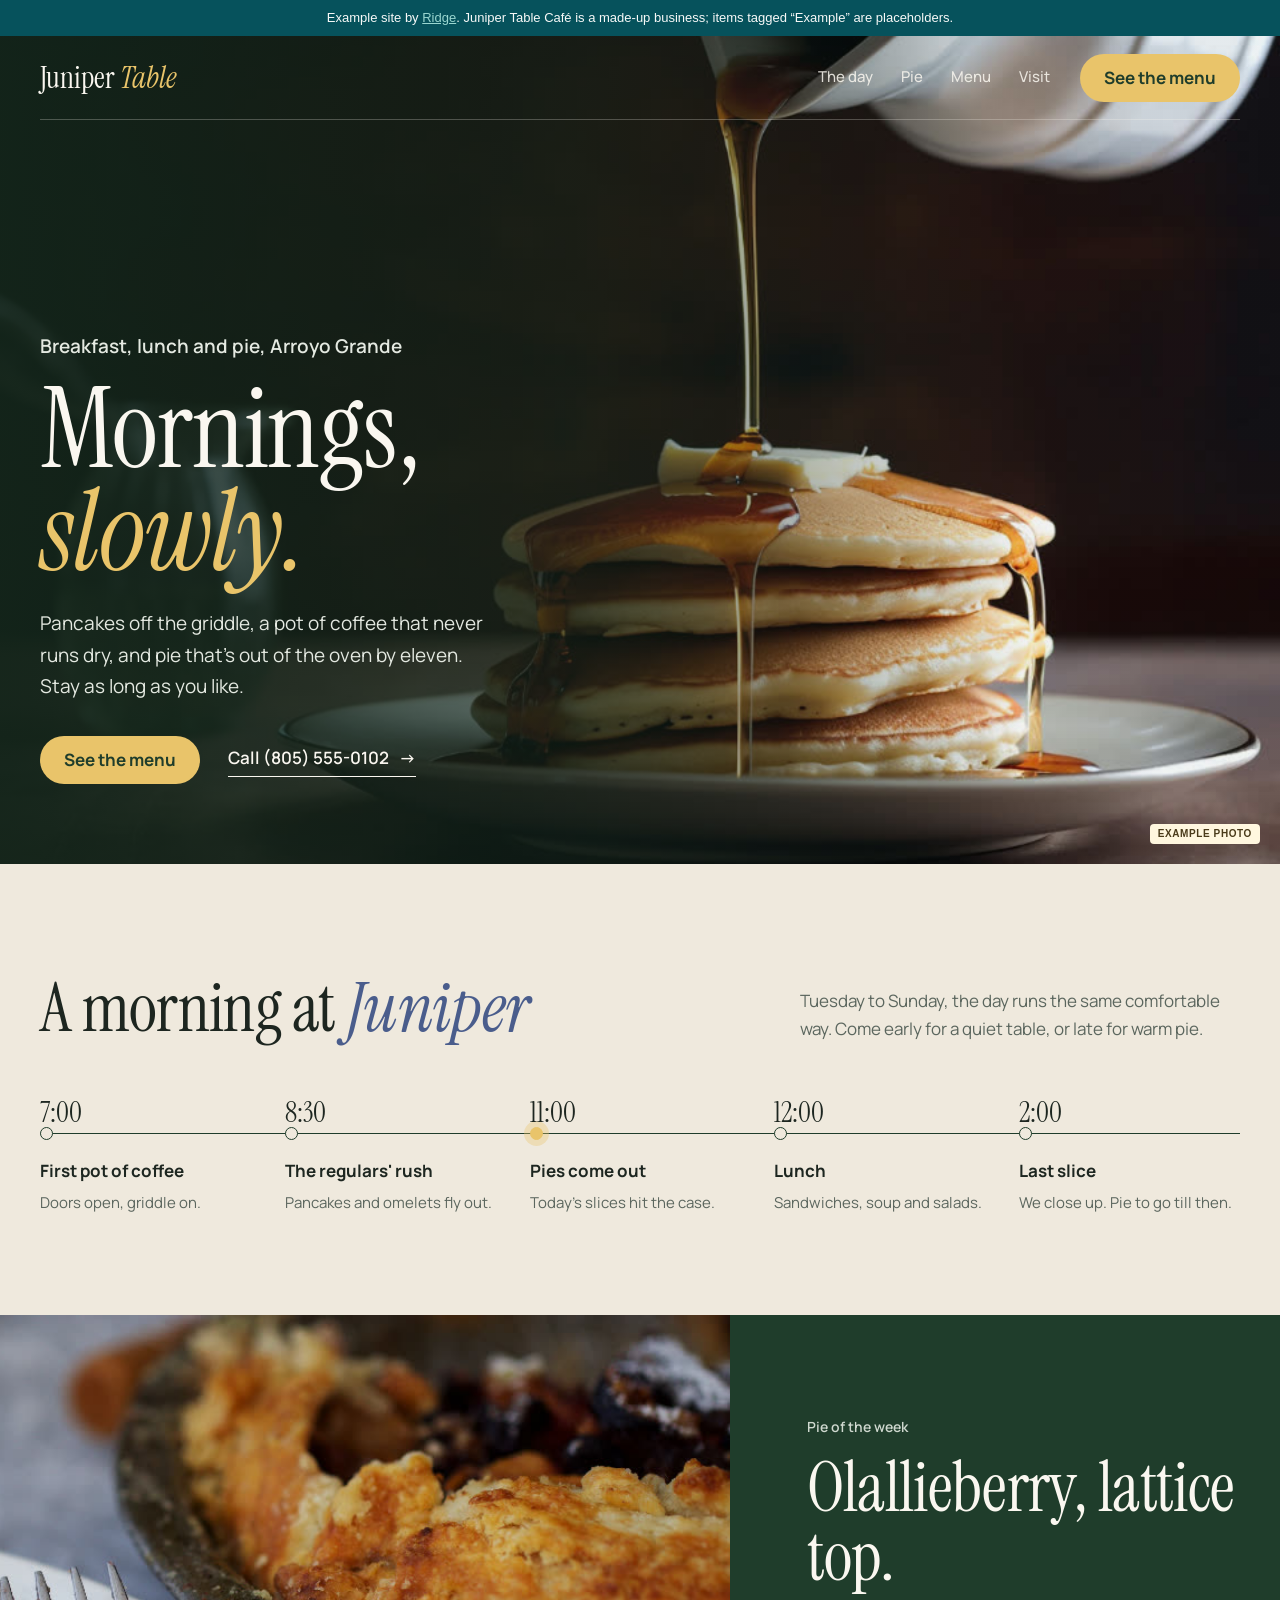
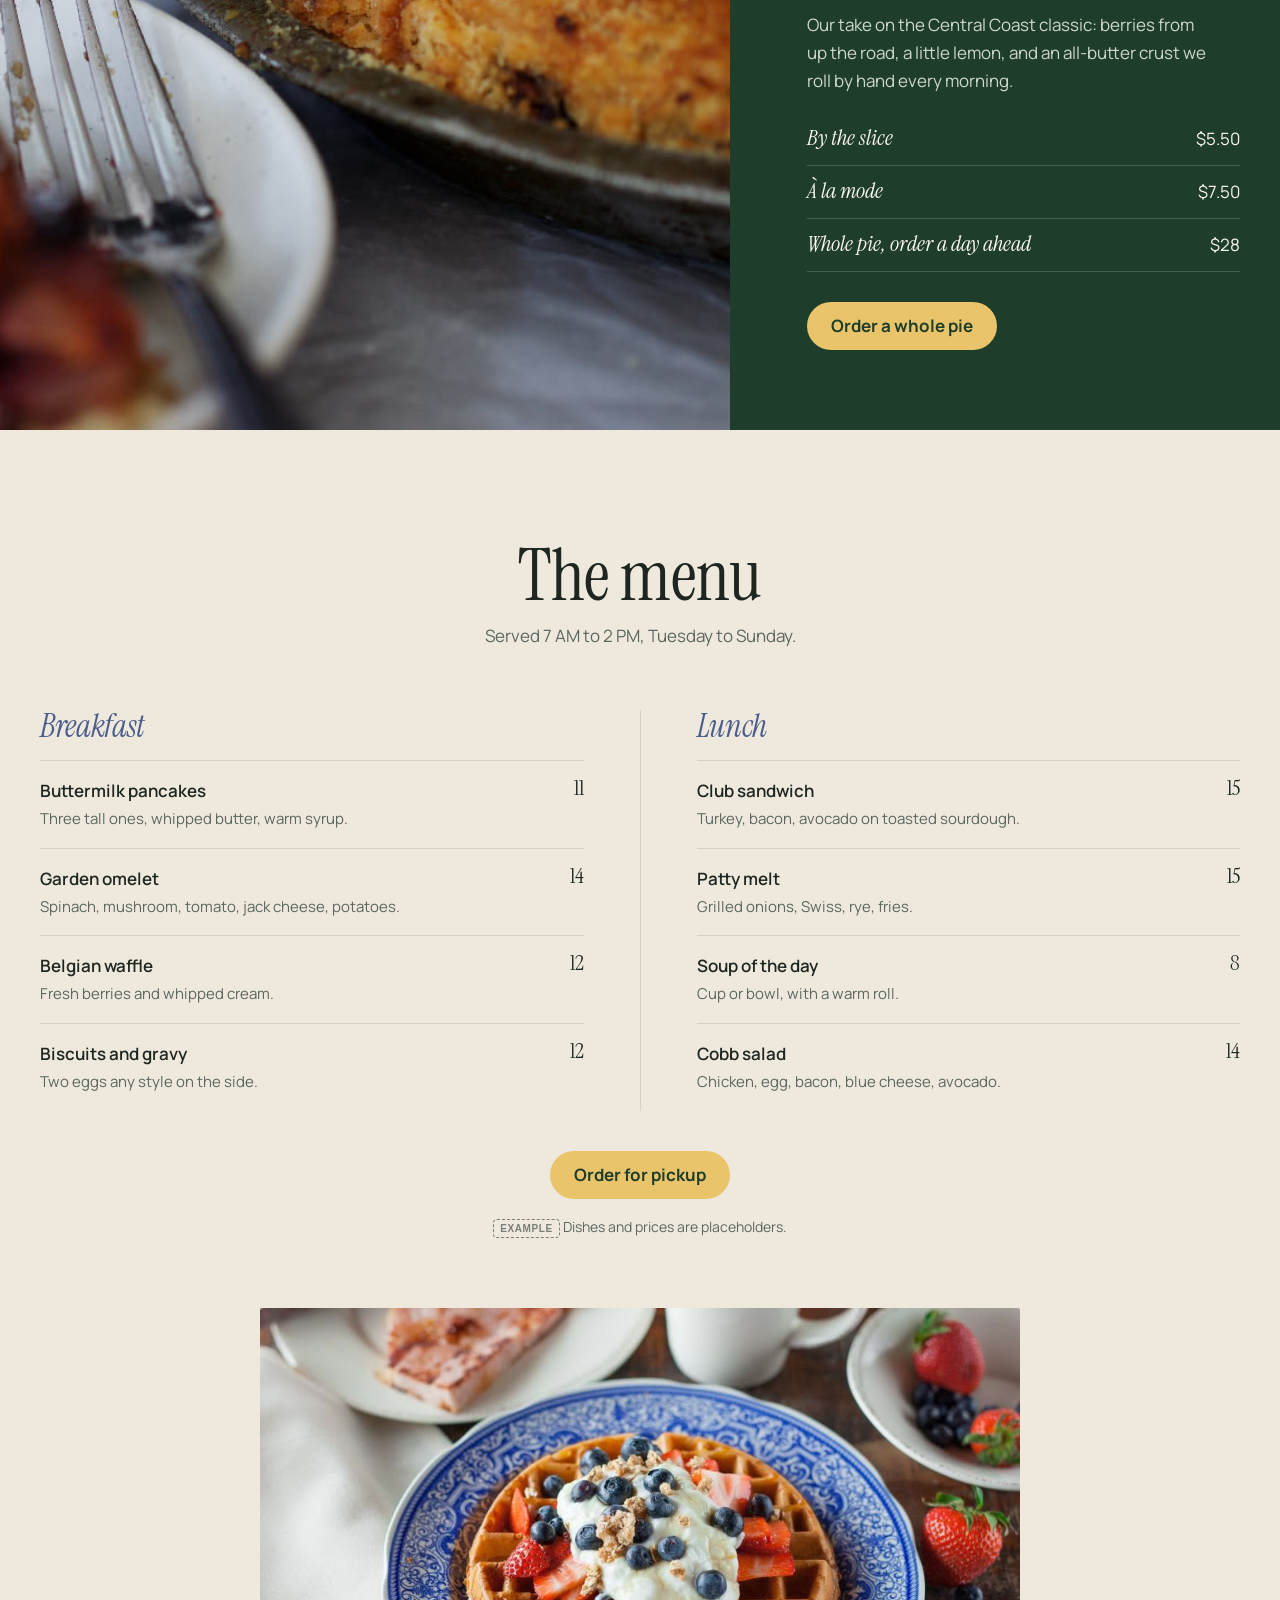
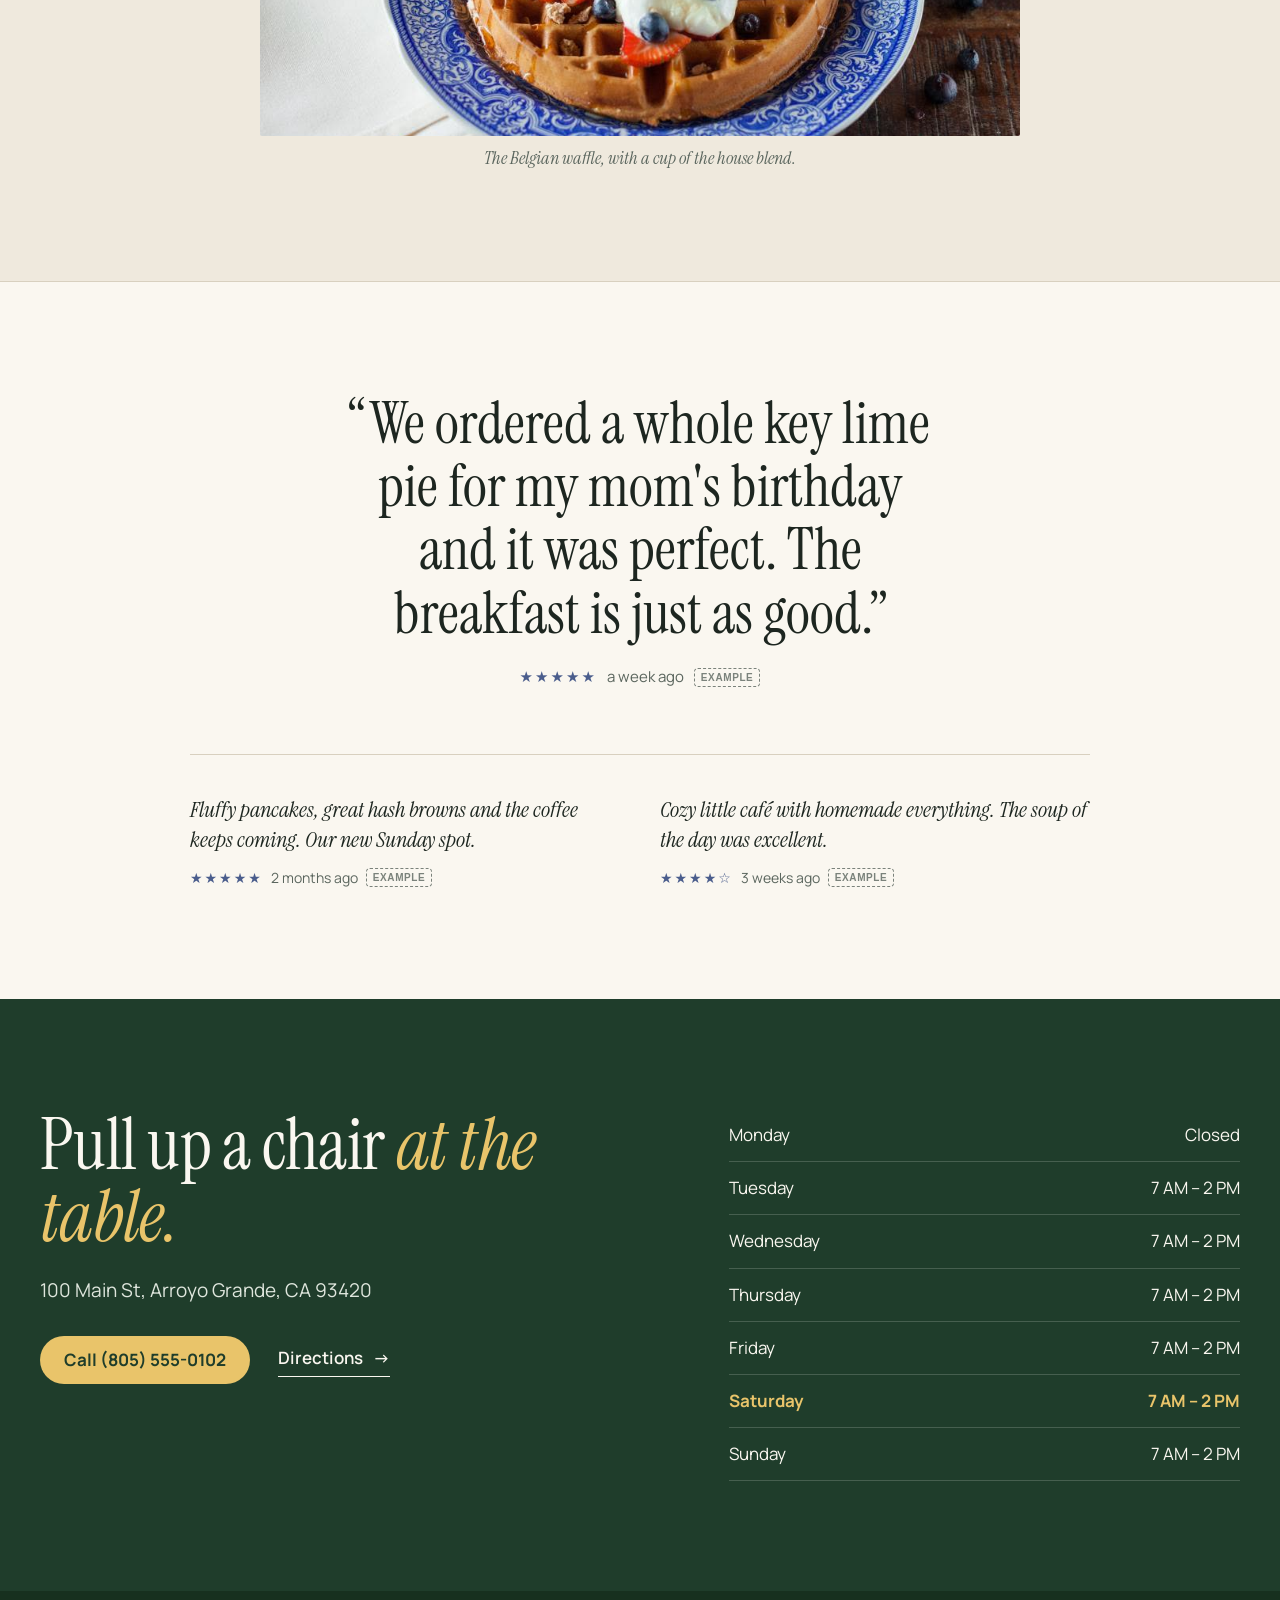
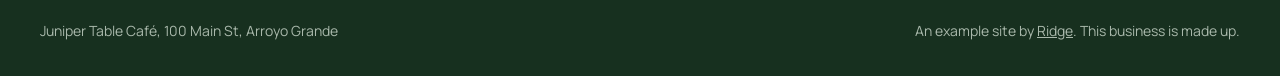
<file: examples/juniper-table-cafe/index.html>
<!doctype html>
<html lang="en">
<head>
<meta charset="utf-8">
<meta name="viewport" content="width=device-width, initial-scale=1">
<meta name="robots" content="noindex, nofollow">
<title>Juniper Table Café | Breakfast, Lunch and Pie in Arroyo Grande (example site)</title>
<meta name="description" content="Example site by Ridge for a made-up café: slow breakfasts, lunch and homemade pie in Arroyo Grande.">
<link rel="icon" href="data:image/svg+xml,%3Csvg xmlns='http://www.w3.org/2000/svg' viewBox='0 0 32 32'%3E%3Crect width='32' height='32' rx='16' fill='%231f3d2b'/%3E%3Ccircle cx='16' cy='16' r='6' fill='%234a5d8c'/%3E%3C/svg%3E">
<link rel="preconnect" href="https://fonts.googleapis.com">
<link rel="preconnect" href="https://fonts.gstatic.com" crossorigin>
<link href="https://fonts.googleapis.com/css2?family=Instrument+Serif:ital@0;1&family=Manrope:wght@400;500;600;700&display=swap" rel="stylesheet">
<link rel="stylesheet" href="../example.css?v=2">
<style>
:root {
  --oat: #efe9dd; --cream: #faf7f0; --juniper: #1f3d2b; --juniper-2: #2c5139; --berry: #4a5d8c; --butter: #e9c46a; --ink: #1d2620; --soft: #5b665e; --line: #d8d0bf;
  --display: "Instrument Serif", Georgia, serif; --body: "Manrope", system-ui, sans-serif;
  --wrap: min(1200px, 100% - 40px);
}
body { background: var(--oat); color: var(--ink); font: 17px/1.65 var(--body); }
.wrap { width: var(--wrap); margin-inline: auto; }
h1, h2, h3 { font-family: var(--display); font-weight: 400; line-height: 1; letter-spacing: -0.01em; }
.link { display: inline-flex; align-items: center; gap: 10px; padding-bottom: 4px; border-bottom: 1px solid currentColor; font-weight: 600; text-decoration: none; transition: gap 160ms ease; }
.link:hover { gap: 16px; }
.pill { display: inline-flex; align-items: center; min-height: 48px; padding: 0 24px; border-radius: 99px; background: var(--butter); color: var(--juniper); font-weight: 700; text-decoration: none; transition: background-color 160ms ease; }
.pill:hover { background: #f2d78e; }

/* masthead */
.mast { position: absolute; left: 0; right: 0; z-index: 5; color: var(--cream); }
.mast .wrap { display: flex; align-items: center; gap: 30px; min-height: 84px; border-bottom: 1px solid rgba(250,247,240,0.25); }
.logo { margin-right: auto; font: 400 30px/1 var(--display); text-decoration: none; }
.logo i { color: var(--butter); }
.nav { display: flex; gap: 28px; font-size: 15px; font-weight: 500; }
.nav a { text-decoration: none; opacity: 0.85; }
.nav a:hover { opacity: 1; }

/* cover: full-bleed photo, editorial headline */
.cover { position: relative; min-height: min(92vh, 860px); display: flex; align-items: flex-end; color: var(--cream); background: var(--juniper); overflow: hidden; }
.cover img { position: absolute; inset: 0; width: 100%; height: 100%; object-fit: cover; object-position: 60% 50%; }
.cover::after { content: ""; position: absolute; inset: 0; background: linear-gradient(90deg, rgba(20,38,27,0.92) 0%, rgba(20,38,27,0.6) 45%, rgba(20,38,27,0.05) 80%); }
.cover .wrap { position: relative; z-index: 1; padding: 160px 0 80px; }
.issue { font-size: 14px; font-weight: 600; color: var(--butter); }
.cover h1 { margin-top: 16px; max-width: 11ch; font-size: clamp(3.6rem, 1.4rem + 7vw, 8rem); line-height: 0.92; }
.cover h1 i { color: var(--butter); }
.cover p { margin-top: 24px; max-width: 38ch; font-size: 19px; color: #e4e9e1; }
.cover-btns { display: flex; flex-wrap: wrap; align-items: center; gap: 28px; margin-top: 34px; }
.cover .photo-tag { left: auto; right: 20px; bottom: 20px; }

/* a morning at juniper: the day as a timeline */
.day { padding: 110px 0 100px; }
.day-head { display: grid; grid-template-columns: 1fr 1fr; gap: 40px; align-items: end; margin-bottom: 56px; }
.day h2 { font-size: clamp(2.6rem, 1.4rem + 3.6vw, 4.6rem); }
.day h2 i { color: var(--berry); }
.day-head p { color: var(--soft); max-width: 44ch; justify-self: end; }
.line { position: relative; display: grid; grid-template-columns: repeat(5, 1fr); gap: 24px; }
.line::before { content: ""; position: absolute; left: 0; right: 0; top: 34px; height: 1px; background: var(--juniper); }
.line li { position: relative; padding-top: 58px; }
.line li::before { content: ""; position: absolute; left: 0; top: 28px; width: 13px; height: 13px; border-radius: 50%; background: var(--oat); border: 1.5px solid var(--juniper); }
.line li:nth-child(3)::before { background: var(--butter); border-color: var(--butter); box-shadow: 0 0 0 6px rgba(233,196,106,0.35); }
.line time { position: absolute; top: 0; left: 0; font: 400 28px/1 var(--display); }
.line b { display: block; font-size: 17px; }
.line span { display: block; margin-top: 6px; color: var(--soft); font-size: 15px; }

/* pie of the week: a magazine spread */
.spread { background: var(--juniper); color: var(--cream); overflow: hidden; }
.spread .wrap { display: grid; grid-template-columns: 1.15fr 0.85fr; min-height: 640px; }
.spread figure { position: relative; margin-left: calc((100vw - var(--wrap)) / -2); }
.spread img { width: 100%; height: 100%; object-fit: cover; }
.spread-text { display: flex; flex-direction: column; justify-content: center; padding: 80px 0 80px clamp(32px, 6vw, 90px); }
.kicker { font-size: 14px; font-weight: 600; color: var(--butter); }
.spread h2 { margin-top: 14px; font-size: clamp(2.8rem, 1.6rem + 3.4vw, 5rem); }
.spread p { margin-top: 20px; color: #cfd8cf; max-width: 40ch; }
.slices { margin-top: 30px; display: grid; gap: 12px; }
.slices li { display: flex; justify-content: space-between; gap: 16px; padding-bottom: 12px; border-bottom: 1px solid rgba(250,247,240,0.18); }
.slices li span:first-child { font: italic 400 22px/1.2 var(--display); }
.spread .pill { margin-top: 30px; align-self: flex-start; }

/* the menu: two columns, editorial */
.menu { padding: 110px 0; }
.menu-head { text-align: center; margin-bottom: 60px; }
.menu-head h2 { font-size: clamp(2.8rem, 1.6rem + 3.6vw, 5rem); }
.menu-head p { margin-top: 10px; color: var(--soft); }
.cols { display: grid; grid-template-columns: 1fr auto 1fr; gap: 0 56px; }
.cols .rule { width: 1px; background: var(--line); }
.cols h3 { font: italic 400 32px/1 var(--display); color: var(--berry); margin-bottom: 18px; }
.dish { display: grid; grid-template-columns: 1fr auto; gap: 2px 20px; padding: 16px 0; border-top: 1px solid var(--line); }
.dish b { font-weight: 600; }
.dish em { font-style: normal; font: 400 22px/1 var(--display); }
.dish span { grid-column: 1 / -1; color: var(--soft); font-size: 15px; }
.menu-note { margin-top: 36px; text-align: center; font-size: 14px; color: var(--soft); }
.menu-pic { margin: 70px auto 0; max-width: 760px; position: relative; }
.menu-pic img { width: 100%; aspect-ratio: 16 / 9; object-fit: cover; border-radius: 2px; }
.menu-pic figcaption { margin-top: 10px; font: italic 400 18px/1.4 var(--display); color: var(--soft); text-align: center; }

/* reviews: one big pull quote */
.reviews { padding: 110px 0; background: var(--cream); border-top: 1px solid var(--line); }
.pull { max-width: 22ch; margin-inline: auto; text-align: center; font: 400 clamp(2rem, 1.2rem + 3vw, 3.6rem)/1.1 var(--display); }
.pull-by { margin-top: 20px; text-align: center; color: var(--soft); font-size: 15px; display: flex; gap: 10px; justify-content: center; align-items: center; }
.minor { display: grid; grid-template-columns: 1fr 1fr; gap: 40px; max-width: 900px; margin: 64px auto 0; padding-top: 40px; border-top: 1px solid var(--line); }
.minor blockquote { font: italic 400 22px/1.35 var(--display); }
.minor figcaption { margin-top: 12px; color: var(--soft); font-size: 14px; display: flex; gap: 8px; align-items: center; }
.stars { color: var(--berry); letter-spacing: 2px; }

/* visit */
.visit { padding: 110px 0; background: var(--juniper); color: var(--cream); }
.visit .wrap { display: grid; grid-template-columns: 1.1fr 0.9fr; gap: 64px; align-items: start; }
.visit h2 { font-size: clamp(2.8rem, 1.6rem + 3.6vw, 5rem); }
.visit h2 i { color: var(--butter); }
.visit address { margin-top: 22px; font-style: normal; font-size: 19px; color: #dfe6dd; }
.visit .cover-btns { margin-top: 30px; }
.hours li { display: flex; justify-content: space-between; padding: 12px 0; border-bottom: 1px solid rgba(250,247,240,0.18); }
.hours .today { color: var(--butter); font-weight: 700; }
.foot { padding: 28px 0 34px; background: #17301f; color: #a9b8ab; font-size: 14px; }
.foot .wrap { display: flex; flex-wrap: wrap; justify-content: space-between; gap: 10px 30px; }

@media (max-width: 900px) {
  .nav { display: none; }
  .cover .wrap { padding-bottom: 56px; }
  .cover::after { background: linear-gradient(0deg, rgba(20,38,27,0.95) 0%, rgba(20,38,27,0.7) 55%, rgba(20,38,27,0.2) 100%); }
  .day-head, .spread .wrap, .visit .wrap { grid-template-columns: 1fr; }
  .day-head p { justify-self: start; }
  .line { grid-template-columns: 1fr; gap: 0; }
  .line::before { left: 6px; right: auto; top: 0; bottom: 0; width: 1px; height: auto; }
  .line li { padding: 0 0 26px 40px; }
  .line li::before { top: 8px; }
  .line time { position: static; display: block; margin-bottom: 4px; }
  .spread figure { margin: 0 -20px; }
  .spread img { aspect-ratio: 4 / 3; }
  .spread-text { padding: 56px 0; }
  .cols { grid-template-columns: 1fr; gap: 40px; }
  .cols .rule { display: none; }
  .minor { grid-template-columns: 1fr; }
}
@media (max-width: 480px) {
  .logo { font-size: 26px; }
  .mast .pill { min-height: 42px; padding: 0 16px; font-size: 15px; }
}
.menu-order { margin-top: 40px; text-align: center; }
.menu-order + .menu-note { margin-top: 16px; }
dialog.flow { --fl-bg: var(--cream); --fl-ink: var(--ink); --fl-soft: var(--soft); --fl-line: var(--line); --fl-accent: var(--juniper); --fl-accent-ink: var(--cream); --fl-radius: 14px; --fl-display: var(--display); --fl-body: var(--body); }
dialog.flow .fl-btn:not(.fl-btn--line) { border-radius: 99px; }
</style>
</head>
<body>
<a class="skip" href="#main">Skip to the page</a>
<div class="demo-note">Example site by <a href="../../">Ridge</a>. Juniper Table Café is a made-up business; items tagged “Example” are placeholders.</div>

<div style="position:relative">
<header class="mast">
  <div class="wrap">
    <a class="logo" href="#main">Juniper <i>Table</i></a>
    <nav class="nav" aria-label="Sections"><a href="#day">The day</a><a href="#pie">Pie</a><a href="#menu">Menu</a><a href="#visit">Visit</a></nav>
    <a class="pill" href="#menu">See the menu</a>
  </div>
</header>

<main id="main">
<section class="cover">
  <img src="images/hero.jpg" width="960" height="640" alt="Syrup pouring over a stack of pancakes">
  <span class="photo-tag">Example photo</span>
  <div class="wrap">
    <p class="issue">Breakfast, lunch and pie, Arroyo Grande</p>
    <h1>Mornings, <i>slowly.</i></h1>
    <p>Pancakes off the griddle, a pot of coffee that never runs dry, and pie that's out of the oven by eleven. Stay as long as you like.</p>
    <div class="cover-btns"><a class="pill" href="#menu">See the menu</a><a class="link" href="tel:+18055550102">Call (805) 555-0102 <span aria-hidden="true">→</span></a></div>
  </div>
</section>
</div>

<section class="day" id="day" aria-labelledby="day-title">
  <div class="wrap">
    <div class="day-head">
      <h2 id="day-title">A morning at <i>Juniper</i></h2>
      <p>Tuesday to Sunday, the day runs the same comfortable way. Come early for a quiet table, or late for warm pie.</p>
    </div>
    <ol class="line">
      <li><time>7:00</time><b>First pot of coffee</b><span>Doors open, griddle on.</span></li>
      <li><time>8:30</time><b>The regulars' rush</b><span>Pancakes and omelets fly out.</span></li>
      <li><time>11:00</time><b>Pies come out</b><span>Today's slices hit the case.</span></li>
      <li><time>12:00</time><b>Lunch</b><span>Sandwiches, soup and salads.</span></li>
      <li><time>2:00</time><b>Last slice</b><span>We close up. Pie to go till then.</span></li>
    </ol>
  </div>
</section>

<section class="spread" id="pie" aria-labelledby="pie-title">
  <div class="wrap">
    <figure><img src="images/b.jpg" width="960" height="640" alt="A whole baked pie with a golden crust" loading="lazy"><span class="photo-tag">Example photo</span></figure>
    <div class="spread-text">
      <p class="kicker">Pie of the week</p>
      <h2 id="pie-title">Olallieberry, lattice top.</h2>
      <p>Our take on the Central Coast classic: berries from up the road, a little lemon, and an all-butter crust we roll by hand every morning.</p>
      <ul class="slices">
        <li><span>By the slice</span><span>$5.50</span></li>
        <li><span>À la mode</span><span>$7.50</span></li>
        <li><span>Whole pie, order a day ahead</span><span>$28</span></li>
      </ul>
      <a class="pill" href="tel:+18055550102" data-open-flow data-item="Olallieberry pie, whole" data-title="Order a whole pie">Order a whole pie</a>
    </div>
  </div>
</section>

<section class="menu" id="menu" aria-labelledby="menu-title">
  <div class="wrap">
    <div class="menu-head"><h2 id="menu-title">The menu</h2><p>Served 7 AM to 2 PM, Tuesday to Sunday.</p></div>
    <div class="cols">
      <div>
        <h3>Breakfast</h3>
        <div class="dish"><b>Buttermilk pancakes</b><em>11</em><span>Three tall ones, whipped butter, warm syrup.</span></div>
        <div class="dish"><b>Garden omelet</b><em>14</em><span>Spinach, mushroom, tomato, jack cheese, potatoes.</span></div>
        <div class="dish"><b>Belgian waffle</b><em>12</em><span>Fresh berries and whipped cream.</span></div>
        <div class="dish"><b>Biscuits and gravy</b><em>12</em><span>Two eggs any style on the side.</span></div>
      </div>
      <div class="rule"></div>
      <div>
        <h3>Lunch</h3>
        <div class="dish"><b>Club sandwich</b><em>15</em><span>Turkey, bacon, avocado on toasted sourdough.</span></div>
        <div class="dish"><b>Patty melt</b><em>15</em><span>Grilled onions, Swiss, rye, fries.</span></div>
        <div class="dish"><b>Soup of the day</b><em>8</em><span>Cup or bowl, with a warm roll.</span></div>
        <div class="dish"><b>Cobb salad</b><em>14</em><span>Chicken, egg, bacon, blue cheese, avocado.</span></div>
      </div>
    </div>
    <p class="menu-order"><a class="pill" href="#menu" data-open-flow data-group="Breakfast">Order for pickup</a></p>
    <p class="menu-note"><span class="ex-tag">Example</span> Dishes and prices are placeholders.</p>
    <figure class="menu-pic"><img src="images/d.jpg" width="960" height="874" alt="A waffle with berries, cream and coffee" loading="lazy"><figcaption>The Belgian waffle, with a cup of the house blend.</figcaption></figure>
  </div>
</section>

<section class="reviews" aria-labelledby="rev-title">
  <div class="wrap">
    <h2 id="rev-title" class="sr-only">Reviews</h2>
    <p class="pull">“We ordered a whole key lime pie for my mom's birthday and it was perfect. The breakfast is just as good.”</p>
    <p class="pull-by"><span class="stars" aria-label="5 stars">★★★★★</span> a week ago <span class="ex-tag">Example</span></p>
    <div class="minor">
      <figure><blockquote>Fluffy pancakes, great hash browns and the coffee keeps coming. Our new Sunday spot.</blockquote><figcaption><span class="stars" aria-label="5 stars">★★★★★</span> 2 months ago <span class="ex-tag">Example</span></figcaption></figure>
      <figure><blockquote>Cozy little café with homemade everything. The soup of the day was excellent.</blockquote><figcaption><span class="stars" aria-label="4 stars">★★★★☆</span> 3 weeks ago <span class="ex-tag">Example</span></figcaption></figure>
    </div>
  </div>
</section>

<section class="visit" id="visit" aria-labelledby="visit-title">
  <div class="wrap">
    <div>
      <h2 id="visit-title">Pull up a chair <i>at the table.</i></h2>
      <address>100 Main St, Arroyo Grande, CA 93420</address>
      <div class="cover-btns"><a class="pill" href="tel:+18055550102">Call (805) 555-0102</a><a class="link" href="#visit">Directions <span aria-hidden="true">→</span></a></div>
    </div>
    <ul class="hours" id="hours">
      <li><span>Monday</span><span>Closed</span></li><li><span>Tuesday</span><span>7 AM – 2 PM</span></li><li><span>Wednesday</span><span>7 AM – 2 PM</span></li><li><span>Thursday</span><span>7 AM – 2 PM</span></li><li><span>Friday</span><span>7 AM – 2 PM</span></li><li><span>Saturday</span><span>7 AM – 2 PM</span></li><li><span>Sunday</span><span>7 AM – 2 PM</span></li>
    </ul>
  </div>
</section>
</main>

<footer class="foot"><div class="wrap"><span>Juniper Table Café, 100 Main St, Arroyo Grande</span><span>An example site by <a href="../../">Ridge</a>. This business is made up.</span></div></footer>
<script>
  const rows = document.querySelectorAll('#hours li'), day = (new Date().getDay() + 6) % 7;
  if (rows[day]) rows[day].classList.add('today');
</script>
<script type="application/json" id="flow-data">{"kind": "order", "title": "Order for pickup", "hours": [[420, 840], null, [420, 840], [420, 840], [420, 840], [420, 840], [420, 840]], "items": [{"name": "Olallieberry pie, whole", "detail": "Order a day ahead", "price": "$28", "group": "Pie"}, {"name": "Pie by the slice", "detail": "Olallieberry", "price": "$5.50", "group": "Pie"}, {"name": "Slice à la mode", "detail": "With vanilla ice cream", "price": "$7.50", "group": "Pie"}, {"name": "Buttermilk pancakes", "detail": "Three tall ones, whipped butter", "price": "$11", "group": "Breakfast"}, {"name": "Garden omelet", "detail": "With potatoes", "price": "$14", "group": "Breakfast"}, {"name": "Belgian waffle", "detail": "Berries and cream", "price": "$12", "group": "Breakfast"}, {"name": "Biscuits and gravy", "detail": "Two eggs on the side", "price": "$12", "group": "Breakfast"}, {"name": "Club sandwich", "detail": "On toasted sourdough", "price": "$15", "group": "Lunch"}, {"name": "Patty melt", "detail": "With fries", "price": "$15", "group": "Lunch"}, {"name": "Soup of the day", "detail": "Bowl, with a warm roll", "price": "$8", "group": "Lunch"}, {"name": "Cobb salad", "detail": "Chicken, egg, bacon, blue cheese", "price": "$14", "group": "Lunch"}]}</script>
<script src="../flow.js?v=1" defer></script>
<!-- Cloudflare Web Analytics: visitor counts, no cookies --><script type='module' src='https://static.cloudflareinsights.com/beacon.min.js' data-cf-beacon='{"token": "7d8a91e38ed746dba1ee8d5ddc9d0e8c"}'></script>
</body>
</html>
</file>
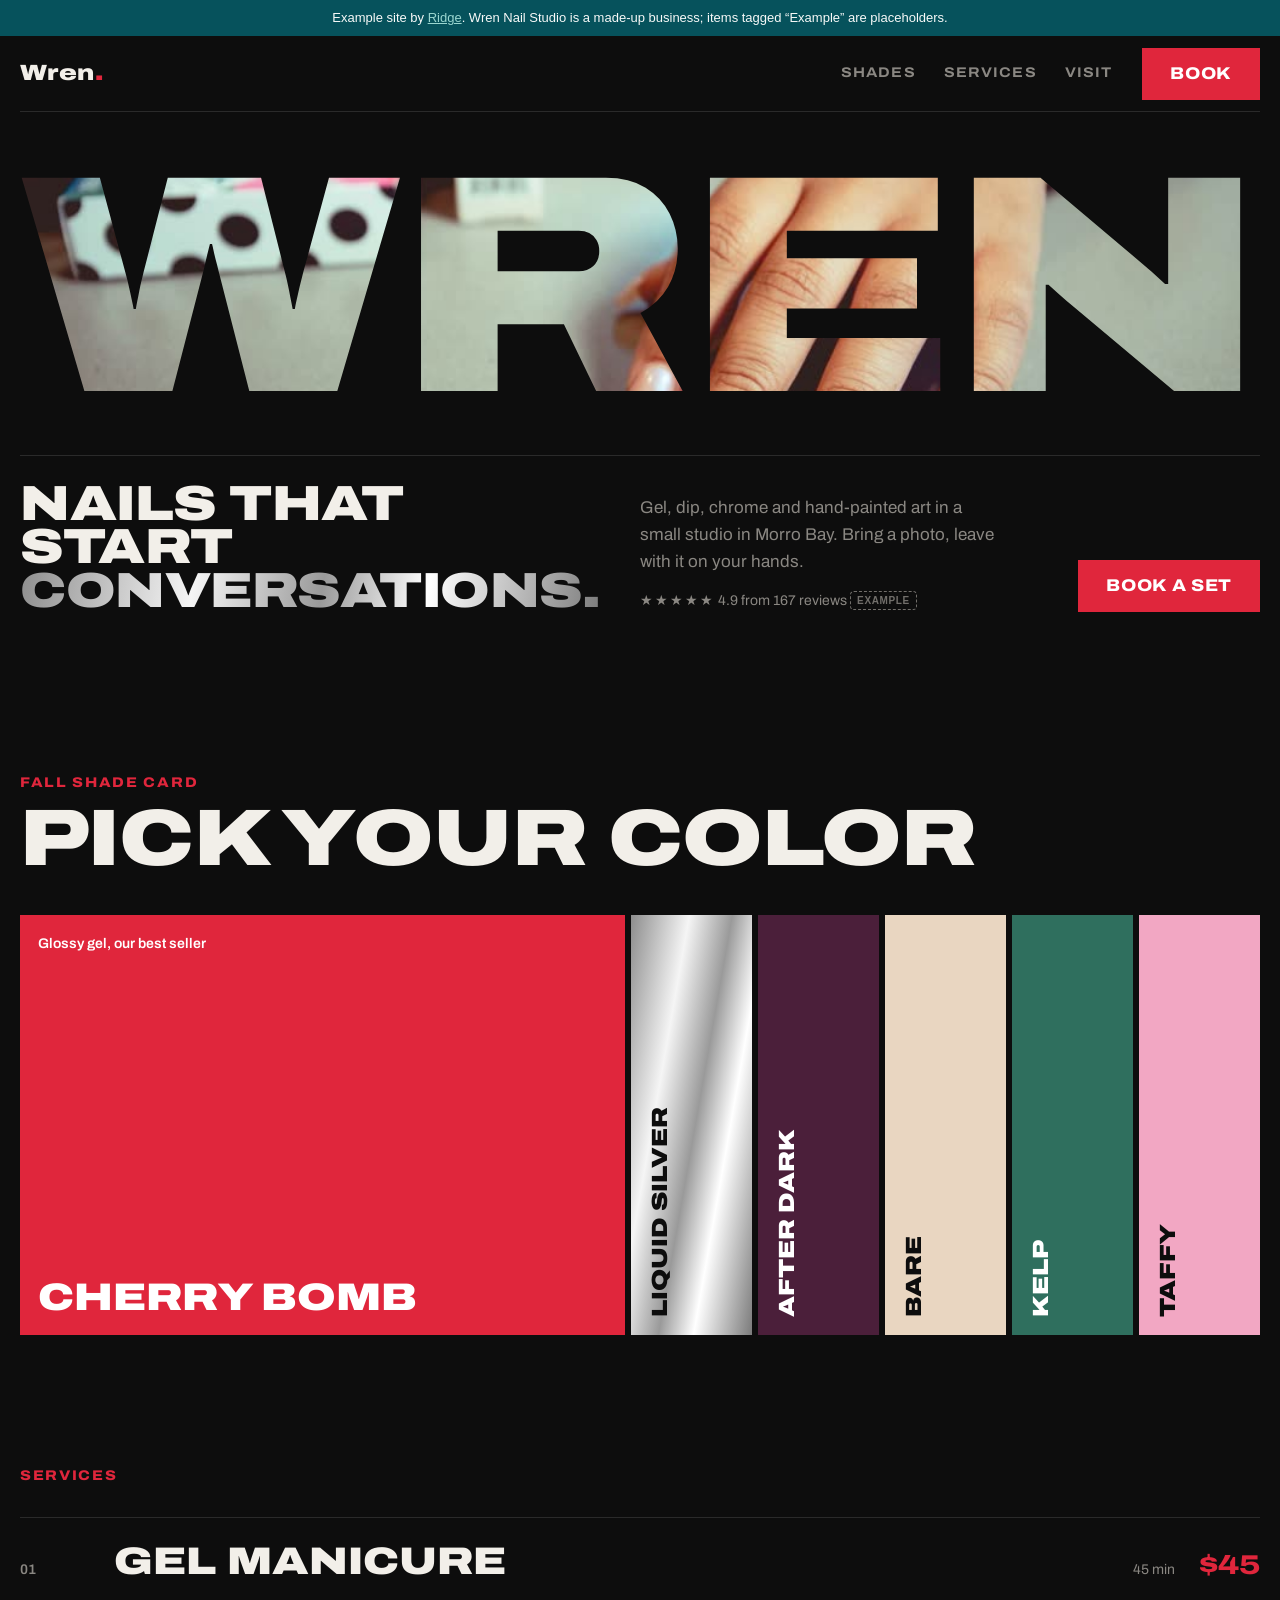
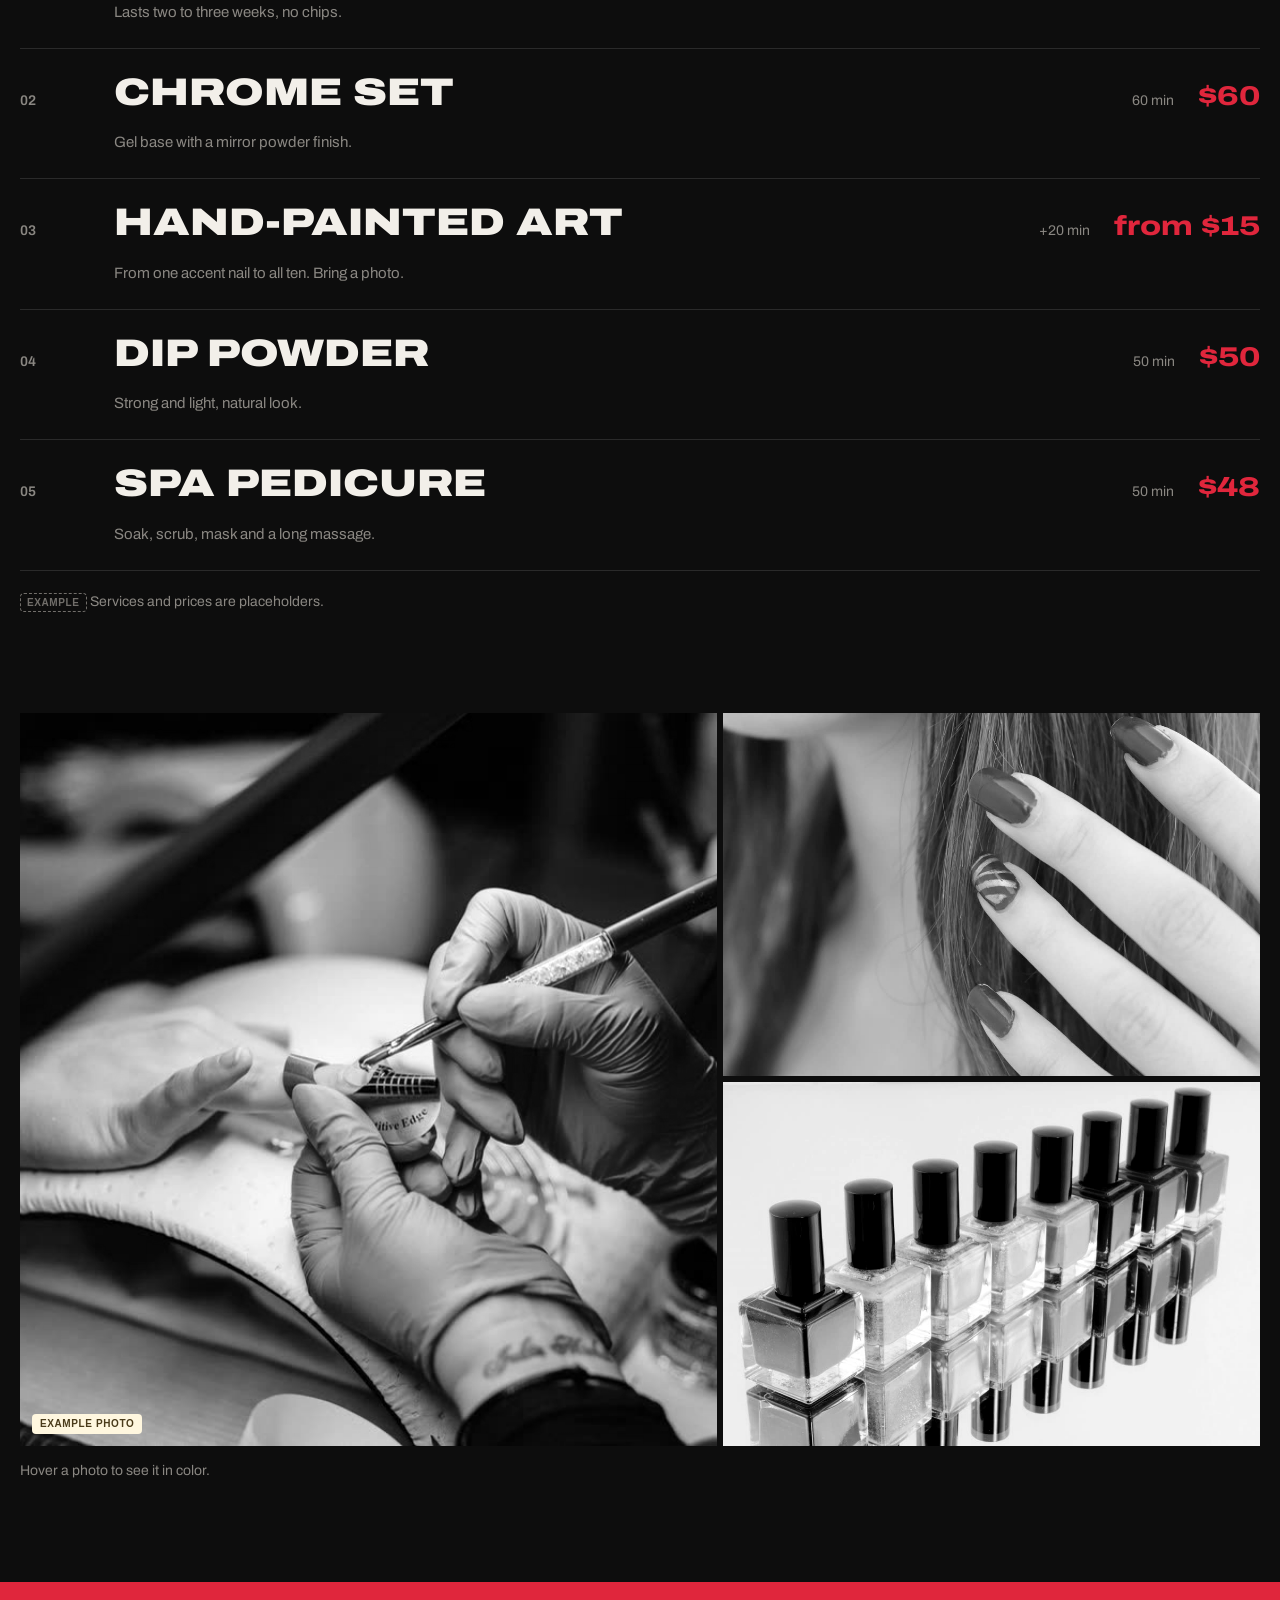
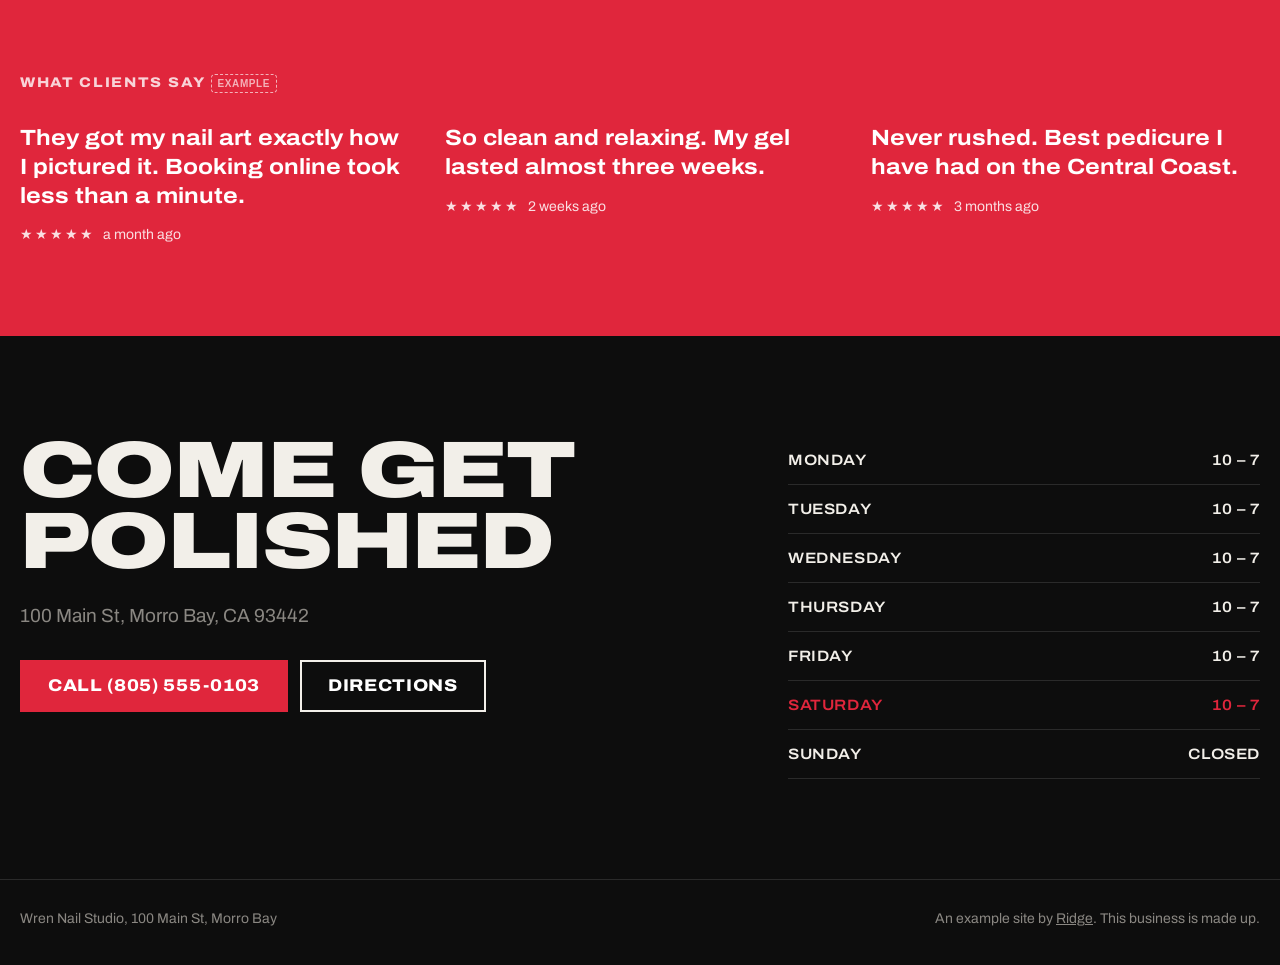
<file: examples/wren-nail-studio/index.html>
<!doctype html>
<html lang="en">
<head>
<meta charset="utf-8">
<meta name="viewport" content="width=device-width, initial-scale=1">
<meta name="robots" content="noindex, nofollow">
<title>Wren Nail Studio | Nails in Morro Bay (example site)</title>
<meta name="description" content="Example site by Ridge for a made-up nail studio: gel, dip, nail art and pedicures, booked online.">
<link rel="icon" href="data:image/svg+xml,%3Csvg xmlns='http://www.w3.org/2000/svg' viewBox='0 0 32 32'%3E%3Crect width='32' height='32' fill='%230d0d0d'/%3E%3Crect x='10' y='5' width='12' height='22' rx='6' fill='%23e0263c'/%3E%3C/svg%3E">
<link rel="preconnect" href="https://fonts.googleapis.com">
<link rel="preconnect" href="https://fonts.gstatic.com" crossorigin>
<link href="https://fonts.googleapis.com/css2?family=Archivo:wdth,wght@62..125,400..900&display=swap" rel="stylesheet">
<link rel="stylesheet" href="../example.css?v=2">
<style>
:root {
  --black: #0d0d0d; --off: #f2efe9; --cherry: #e0263c; --chrome: linear-gradient(100deg, #8d8d8d, #f5f5f5 30%, #9a9a9a 52%, #ffffff 70%, #7b7b7b);
  --grey: #8a8782; --line: #2a2a2a;
  --font: "Archivo", "Helvetica Neue", Arial, sans-serif;
  --wrap: min(1240px, 100% - 40px);
}
body { background: var(--black); color: var(--off); font: 400 17px/1.6 var(--font); }
.wrap { width: var(--wrap); margin-inline: auto; }
.wide { font-stretch: 125%; font-weight: 900; text-transform: uppercase; line-height: 0.88; letter-spacing: -0.01em; }
.btn { display: inline-flex; align-items: center; justify-content: center; min-height: 52px; padding: 0 28px; background: var(--cherry); color: #fff; font-stretch: 112%; font-weight: 800; text-transform: uppercase; letter-spacing: 0.04em; text-decoration: none; transition: background-color 150ms ease, color 150ms ease; }
.btn:hover { background: var(--off); color: var(--black); }
.btn--ghost { background: transparent; box-shadow: inset 0 0 0 2px var(--off); }

.top .wrap { display: flex; align-items: center; gap: 30px; min-height: 76px; border-bottom: 1px solid var(--line); }
.logo { margin-right: auto; font-stretch: 125%; font-weight: 900; font-size: 22px; letter-spacing: 0.02em; text-decoration: none; }
.logo span { color: var(--cherry); }
.nav { display: flex; gap: 28px; font-stretch: 112%; font-weight: 700; font-size: 14px; text-transform: uppercase; letter-spacing: 0.08em; }
.nav a { text-decoration: none; color: var(--grey); }
.nav a:hover { color: var(--off); }

/* hero: the name in giant letters, with the photo showing through */
.hero { padding: 40px 0 70px; overflow-x: clip; }
.mega { display: block; width: max-content; margin-inline: auto; font-size: 20vw; background: url(images/hero.jpg) 50% 45% / cover; -webkit-background-clip: text; background-clip: text; color: transparent; }
@supports not ((-webkit-background-clip: text) or (background-clip: text)) { .mega { color: var(--off); } }
.hero-row { display: grid; grid-template-columns: 1.2fr 1fr auto; gap: 40px; align-items: end; margin-top: 30px; padding-top: 26px; border-top: 1px solid var(--line); }
.hero-row h1 { font-size: clamp(1.8rem, 1rem + 2.6vw, 3.2rem); }
.hero-row h1 em { font-style: normal; background: var(--chrome); -webkit-background-clip: text; background-clip: text; color: transparent; }
.hero-row p { color: var(--grey); max-width: 36ch; }
.hero-meta { margin-top: 14px; font-size: 14px; color: var(--grey); }

/* shades: tall blocks that open on hover or tap */
.shades { padding: 90px 0; }
.label { font-stretch: 112%; font-weight: 800; font-size: 14px; letter-spacing: 0.12em; text-transform: uppercase; color: var(--cherry); }
.shades h2 { margin-top: 10px; font-size: clamp(2.4rem, 1rem + 5vw, 5.6rem); }
.blocks { display: flex; height: 420px; margin-top: 40px; gap: 6px; }
.block { position: relative; flex: 1; min-width: 0; border: 0; padding: 0; background: var(--c); color: var(--t, #fff); text-align: left; transition: flex-grow 450ms cubic-bezier(0.22, 1, 0.36, 1); }
.block[aria-pressed="true"] { flex-grow: 5; }
.block span { position: absolute; left: 18px; bottom: 18px; font-stretch: 125%; font-weight: 900; font-size: 22px; text-transform: uppercase; line-height: 1; writing-mode: vertical-rl; rotate: 180deg; white-space: nowrap; }
.block[aria-pressed="true"] span { writing-mode: horizontal-tb; rotate: 0deg; font-size: clamp(22px, 3vw, 40px); }
.block small { position: absolute; left: 18px; top: 18px; font-weight: 600; font-size: 14px; opacity: 0; transition: opacity 300ms ease; }
.block[aria-pressed="true"] small { opacity: 1; }

/* services: big rows */
.menu { padding: 40px 0 100px; }
.rows { margin-top: 30px; border-top: 1px solid var(--line); }
.rows li { display: grid; grid-template-columns: 70px 1fr auto auto; gap: 24px; align-items: baseline; padding: 24px 0; border-bottom: 1px solid var(--line); transition: background-color 200ms ease, padding 200ms ease; }
.rows li:hover { background: #161616; padding-inline: 16px; }
.rows .no { color: var(--grey); font-weight: 600; font-size: 14px; }
.rows h3 { font-stretch: 125%; font-weight: 900; text-transform: uppercase; font-size: clamp(1.4rem, 0.8rem + 2vw, 2.6rem); line-height: 1; }
.rows p { grid-column: 2; color: var(--grey); font-size: 15px; margin-top: -12px; }
.rows .t { color: var(--grey); font-size: 14px; }
.rows .p { font-stretch: 125%; font-weight: 800; font-size: clamp(1.2rem, 0.9rem + 1vw, 1.8rem); color: var(--cherry); }
.menu-note { margin-top: 20px; font-size: 14px; color: var(--grey); }

/* gallery */
.gallery { display: grid; grid-template-columns: 1.3fr 1fr; grid-template-rows: auto auto; gap: 6px; }
.gallery figure { position: relative; overflow: hidden; }
.gallery img { width: 100%; height: 100%; object-fit: cover; filter: grayscale(1) contrast(1.05); transition: filter 400ms ease; }
.gallery figure:hover img { filter: none; }
.gallery figure:first-child { grid-row: span 2; }
.gallery figure:first-child img { aspect-ratio: 4 / 4.2; }
.gallery figure:not(:first-child) img { aspect-ratio: 16 / 10; }
.gallery-cap { margin-top: 14px; color: var(--grey); font-size: 14px; }

/* reviews on cherry */
.reviews { margin-top: 100px; padding: 90px 0; background: var(--cherry); color: #fff; }
.reviews .label { color: #fff; opacity: 0.8; }
.quotes { display: grid; grid-template-columns: repeat(3, 1fr); gap: 36px; margin-top: 30px; }
.quotes blockquote { font-stretch: 112%; font-weight: 700; font-size: 22px; line-height: 1.3; }
.quotes figcaption { margin-top: 14px; display: flex; gap: 8px; align-items: center; font-size: 14px; opacity: 0.85; }
.stars { letter-spacing: 2px; }

/* visit */
.visit { padding: 100px 0; }
.visit .wrap { display: grid; grid-template-columns: 1.2fr 0.8fr; gap: 60px; align-items: start; }
.visit h2 { font-size: clamp(2.4rem, 1rem + 5vw, 5.6rem); }
.visit address { margin-top: 24px; font-style: normal; font-size: 19px; color: var(--grey); }
.visit-btns { display: flex; flex-wrap: wrap; gap: 12px; margin-top: 28px; }
.hours li { display: flex; justify-content: space-between; padding: 12px 0; border-bottom: 1px solid var(--line); font-stretch: 112%; font-weight: 600; text-transform: uppercase; font-size: 15px; letter-spacing: 0.04em; }
.hours .today { color: var(--cherry); }
.foot { padding: 28px 0 34px; border-top: 1px solid var(--line); color: var(--grey); font-size: 14px; }
.foot .wrap { display: flex; flex-wrap: wrap; justify-content: space-between; gap: 10px 30px; }

@media (max-width: 900px) {
  .nav { display: none; }
  .hero-row { grid-template-columns: 1fr; gap: 16px; }
  .blocks { flex-direction: column; height: 560px; }
  .block span { writing-mode: horizontal-tb; rotate: 0deg; top: 50%; bottom: auto; translate: 0 -50%; font-size: 18px; }
  .block[aria-pressed="true"] span { top: auto; bottom: 18px; translate: none; }
  .rows li { grid-template-columns: 1fr auto; gap: 6px 16px; }
  .rows .no, .rows .t { display: none; }
  .rows p { grid-column: 1 / -1; margin-top: 0; }
  .gallery { grid-template-columns: 1fr 1fr; }
  .gallery figure:first-child { grid-column: 1 / -1; grid-row: auto; }
  .quotes, .visit .wrap { grid-template-columns: 1fr; }
}
@media (max-width: 480px) {
  .logo { font-size: 18px; }
  .top .btn { min-height: 42px; padding: 0 14px; font-size: 13px; }
}
dialog.flow { --fl-bg: var(--black); --fl-ink: var(--off); --fl-soft: var(--grey); --fl-line: #3a3a3a; --fl-accent: var(--cherry); --fl-accent-ink: #fff; --fl-radius: 0px; --fl-display: var(--font); --fl-body: var(--font); }
dialog.flow .flow-head h2, dialog.flow .done h3 { font-weight: 900; font-stretch: 125%; text-transform: uppercase; letter-spacing: -0.01em; }
dialog.flow .fl-btn { text-transform: uppercase; letter-spacing: .06em; }
</style>
</head>
<body>
<a class="skip" href="#main">Skip to the page</a>
<div class="demo-note">Example site by <a href="../../">Ridge</a>. Wren Nail Studio is a made-up business; items tagged “Example” are placeholders.</div>

<header class="top">
  <div class="wrap">
    <a class="logo" href="#main">Wren<span>.</span></a>
    <nav class="nav" aria-label="Sections"><a href="#shades">Shades</a><a href="#services">Services</a><a href="#visit">Visit</a></nav>
    <a class="btn" href="#visit" data-open-flow>Book</a>
  </div>
</header>

<main id="main">
<section class="hero">
  <div class="wrap">
    <span class="mega wide" aria-hidden="true">Wren</span>
    <div class="hero-row">
      <h1 class="wide">Nails that start <em>conversations.</em></h1>
      <div><p>Gel, dip, chrome and hand-painted art in a small studio in Morro Bay. Bring a photo, leave with it on your hands.</p><p class="hero-meta"><span class="stars" aria-hidden="true">★★★★★</span> 4.9 from 167 reviews <span class="ex-tag">Example</span></p></div>
      <a class="btn" href="#visit" data-open-flow>Book a set</a>
    </div>
  </div>
</section>

<section class="shades" id="shades" aria-labelledby="shades-title">
  <div class="wrap">
    <p class="label">Fall shade card</p>
    <h2 id="shades-title" class="wide">Pick your color</h2>
    <div class="blocks" id="blocks">
      <button class="block" style="--c:#e0263c" aria-pressed="true"><small>Glossy gel, our best seller</small><span>Cherry Bomb</span></button>
      <button class="block" style="--c:#c9c9c9;background:linear-gradient(100deg,#8d8d8d,#f5f5f5 30%,#9a9a9a 52%,#fff 70%,#7b7b7b);--t:#0d0d0d" aria-pressed="false"><small>Mirror chrome powder</small><span>Liquid Silver</span></button>
      <button class="block" style="--c:#4b1f3a" aria-pressed="false"><small>Deep plum, cream finish</small><span>After Dark</span></button>
      <button class="block" style="--c:#e9d6c1;--t:#0d0d0d" aria-pressed="false"><small>Milky nude, goes with everything</small><span>Bare</span></button>
      <button class="block" style="--c:#2f6f5e" aria-pressed="false"><small>Bottle green, high shine</small><span>Kelp</span></button>
      <button class="block" style="--c:#f2a7c3;--t:#0d0d0d" aria-pressed="false"><small>Bubblegum, jelly finish</small><span>Taffy</span></button>
    </div>
  </div>
</section>

<section class="menu" id="services" aria-labelledby="svc-title">
  <div class="wrap">
    <p class="label">Services</p>
    <h2 id="svc-title" class="sr-only">Services and prices</h2>
    <ol class="rows">
      <li><span class="no">01</span><h3>Gel manicure</h3><span class="t">45 min</span><span class="p">$45</span><p>Lasts two to three weeks, no chips.</p></li>
      <li><span class="no">02</span><h3>Chrome set</h3><span class="t">60 min</span><span class="p">$60</span><p>Gel base with a mirror powder finish.</p></li>
      <li><span class="no">03</span><h3>Hand-painted art</h3><span class="t">+20 min</span><span class="p">from $15</span><p>From one accent nail to all ten. Bring a photo.</p></li>
      <li><span class="no">04</span><h3>Dip powder</h3><span class="t">50 min</span><span class="p">$50</span><p>Strong and light, natural look.</p></li>
      <li><span class="no">05</span><h3>Spa pedicure</h3><span class="t">50 min</span><span class="p">$48</span><p>Soak, scrub, mask and a long massage.</p></li>
    </ol>
    <p class="menu-note"><span class="ex-tag">Example</span> Services and prices are placeholders.</p>
  </div>
</section>

<section aria-label="Recent sets">
  <div class="wrap">
    <div class="gallery">
      <figure><img src="images/c.jpg" width="1024" height="684" alt="A manicure in progress" loading="lazy"><span class="photo-tag">Example photo</span></figure>
      <figure><img src="images/d.jpg" width="1024" height="684" alt="Long pink nails" loading="lazy"></figure>
      <figure><img src="images/b.jpg" width="1024" height="684" alt="Nail polish bottles" loading="lazy"></figure>
    </div>
    <p class="gallery-cap">Hover a photo to see it in color.</p>
  </div>
</section>

<section class="reviews" aria-labelledby="rev-title">
  <div class="wrap">
    <p class="label" id="rev-title">What clients say <span class="ex-tag">Example</span></p>
    <div class="quotes">
      <figure><blockquote>They got my nail art exactly how I pictured it. Booking online took less than a minute.</blockquote><figcaption><span class="stars" aria-label="5 stars">★★★★★</span> a month ago</figcaption></figure>
      <figure><blockquote>So clean and relaxing. My gel lasted almost three weeks.</blockquote><figcaption><span class="stars" aria-label="5 stars">★★★★★</span> 2 weeks ago</figcaption></figure>
      <figure><blockquote>Never rushed. Best pedicure I have had on the Central Coast.</blockquote><figcaption><span class="stars" aria-label="5 stars">★★★★★</span> 3 months ago</figcaption></figure>
    </div>
  </div>
</section>

<section class="visit" id="visit" aria-labelledby="visit-title">
  <div class="wrap">
    <div>
      <h2 id="visit-title" class="wide">Come get polished</h2>
      <address>100 Main St, Morro Bay, CA 93442</address>
      <div class="visit-btns"><a class="btn" href="tel:+18055550103">Call (805) 555-0103</a><a class="btn btn--ghost" href="#visit">Directions</a></div>
    </div>
    <ul class="hours" id="hours">
      <li><span>Monday</span><span>10 – 7</span></li><li><span>Tuesday</span><span>10 – 7</span></li><li><span>Wednesday</span><span>10 – 7</span></li><li><span>Thursday</span><span>10 – 7</span></li><li><span>Friday</span><span>10 – 7</span></li><li><span>Saturday</span><span>10 – 7</span></li><li><span>Sunday</span><span>Closed</span></li>
    </ul>
  </div>
</section>
</main>

<footer class="foot"><div class="wrap"><span>Wren Nail Studio, 100 Main St, Morro Bay</span><span>An example site by <a href="../../">Ridge</a>. This business is made up.</span></div></footer>
<script>
  // the giant name fills the width of the page
  const mega = document.querySelector('.mega');
  const fitMega = () => { mega.style.fontSize = '100px'; mega.style.fontSize = (100 * mega.parentElement.clientWidth / mega.scrollWidth) + 'px'; };
  document.fonts.ready.then(fitMega); addEventListener('resize', fitMega); fitMega();
  // shade card: the tapped color opens up
  const blocks = [...document.querySelectorAll('.block')];
  blocks.forEach((b) => b.addEventListener('click', () => blocks.forEach((x) => x.setAttribute('aria-pressed', x === b))));
  const rows = document.querySelectorAll('#hours li'), day = (new Date().getDay() + 6) % 7;
  if (rows[day]) rows[day].classList.add('today');
</script>
<script type="application/json" id="flow-data">{"kind": "book", "title": "Book a set", "hours": [null, [600, 1140], [600, 1140], [600, 1140], [600, 1140], [600, 1140], [600, 1140]], "items": [{"name": "Gel manicure", "detail": "45 min · lasts two to three weeks", "price": "$45"}, {"name": "Chrome set", "detail": "60 min · mirror powder finish", "price": "$60"}, {"name": "Hand-painted art", "detail": "+20 min · bring a photo", "price": "from $15"}, {"name": "Dip powder", "detail": "50 min", "price": "$50"}, {"name": "Spa pedicure", "detail": "50 min", "price": "$48"}]}</script>
<script>window.flowExtra = () => { const b = document.querySelector('.block[aria-pressed="true"] span'); return b ? 'Shade: ' + b.textContent : ''; };</script>
<script src="../flow.js?v=1" defer></script>
<!-- Cloudflare Web Analytics: visitor counts, no cookies --><script type='module' src='https://static.cloudflareinsights.com/beacon.min.js' data-cf-beacon='{"token": "7d8a91e38ed746dba1ee8d5ddc9d0e8c"}'></script>
</body>
</html>
</file>
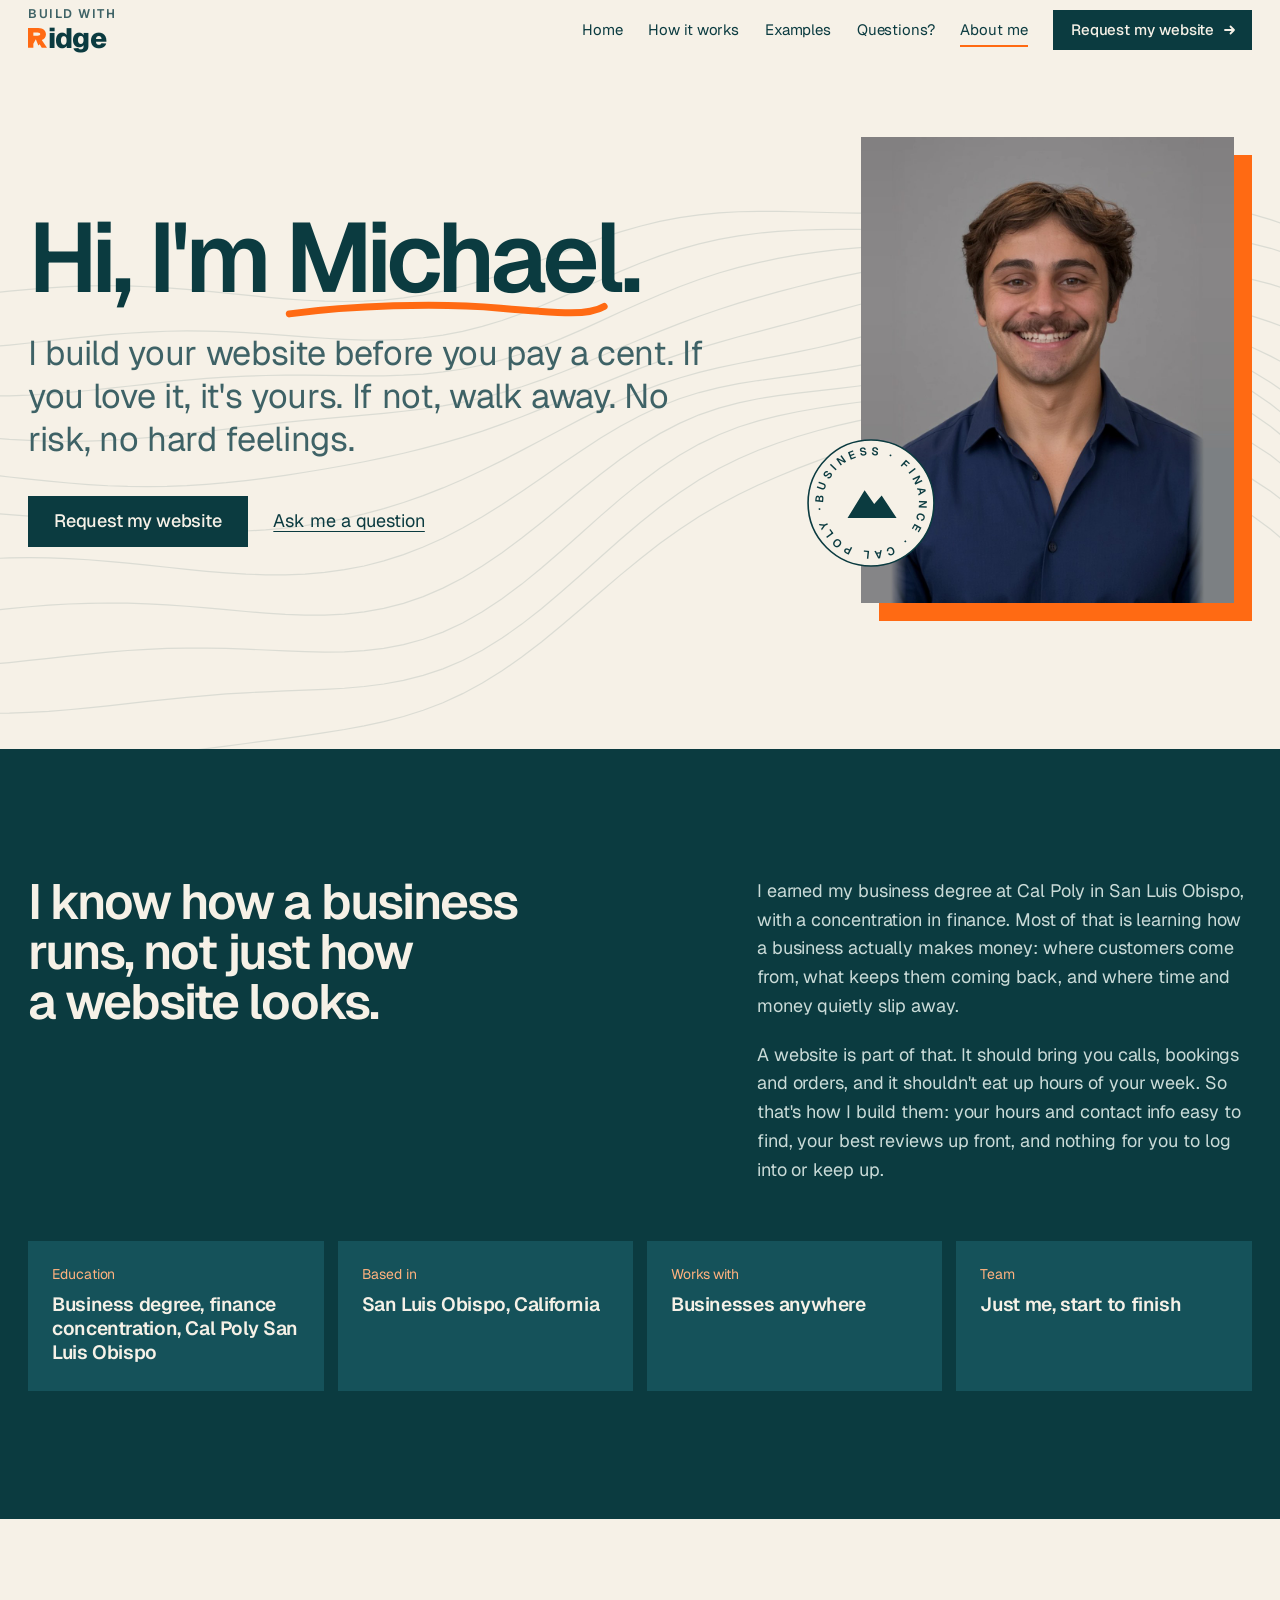
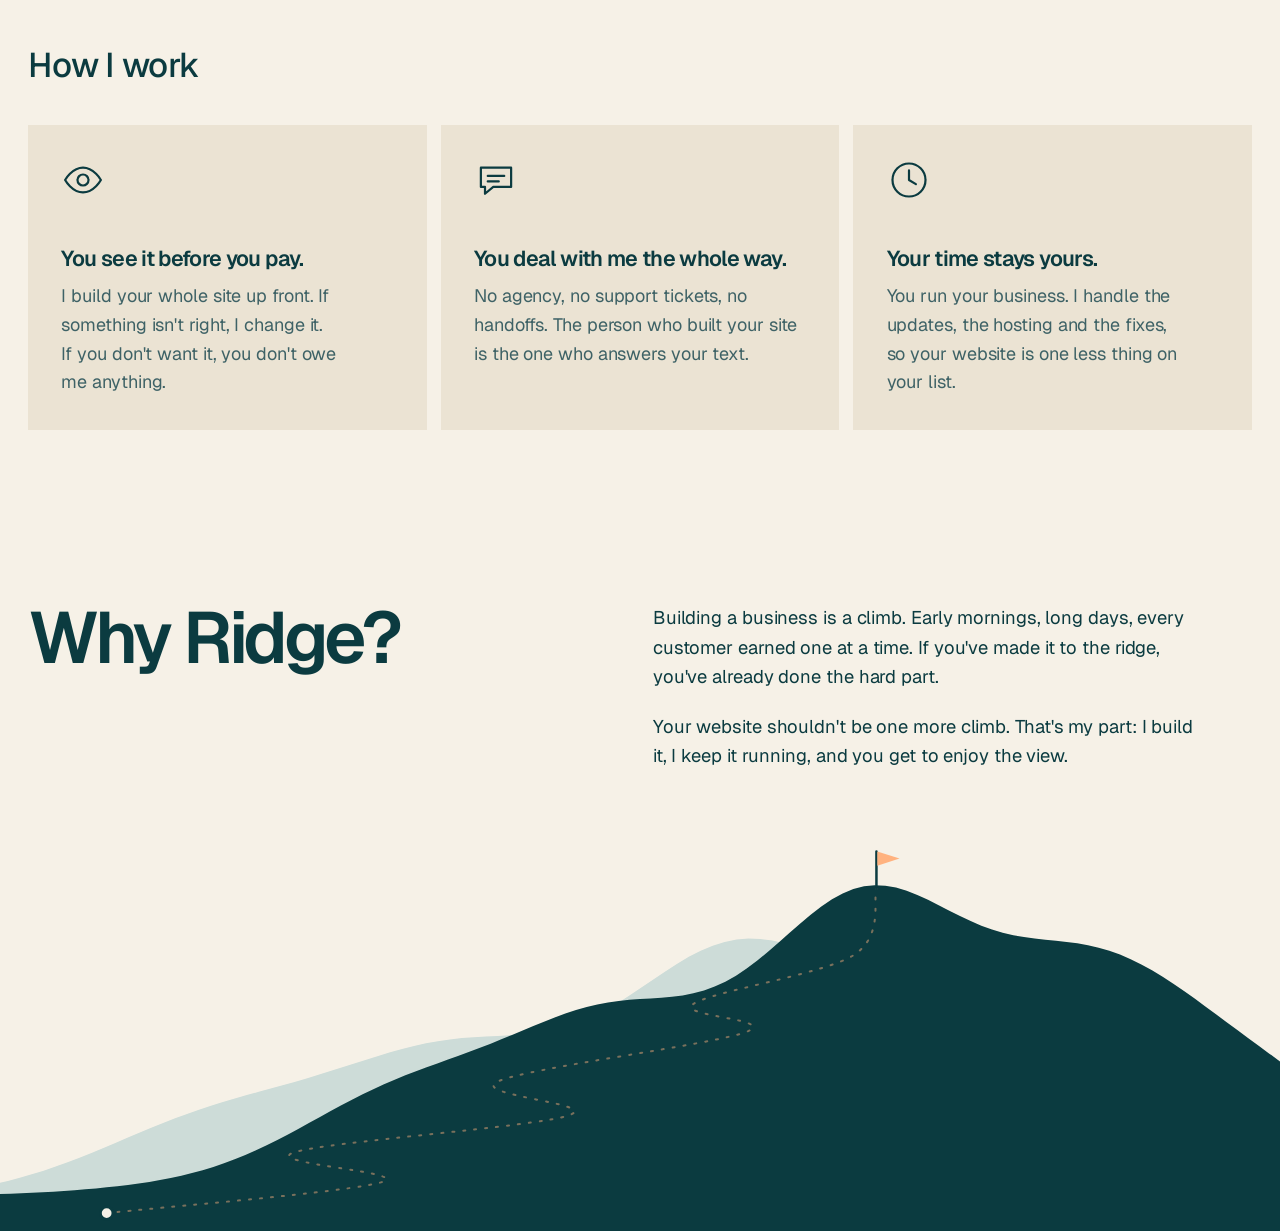
<file: about.html>
<!doctype html>
<html lang="en">
<head>
<meta charset="utf-8">
<meta name="viewport" content="width=device-width, initial-scale=1">
<title>About Michael, San Luis Obispo Web Designer | Build with Ridge</title>
<meta name="description" content="Michael builds websites for businesses: the site comes first, and you only pay if you love it. Business grad, finance concentration, from Cal Poly San Luis Obispo.">
<meta property="og:type" content="website">
<meta property="og:site_name" content="Build with Ridge">
<meta property="og:title" content="Hi, I'm Michael | Build with Ridge">
<meta property="og:description" content="I build websites for businesses: your site comes first, and you only pay if you love it.">
<meta property="og:image" content="https://buildwithridge.com/img/share.jpg?v=2">
<meta property="og:image:width" content="1200">
<meta property="og:image:height" content="630">
<meta property="og:image:alt" content="Build with Ridge: Your website, built before you pay.">
<meta name="twitter:card" content="summary_large_image">
<meta name="theme-color" content="#0b3b40">
<link rel="canonical" href="https://buildwithridge.com/about.html">
<link rel="icon" href="favicon.svg?v=2" type="image/svg+xml">
<link rel="preconnect" href="https://fonts.googleapis.com">
<link rel="preconnect" href="https://fonts.gstatic.com" crossorigin>
<link href="https://fonts.googleapis.com/css2?family=Geist:wght@400;500;600&display=swap" rel="stylesheet">
<link rel="stylesheet" href="styles.css?v=15">
<script>document.documentElement.classList.add('js')</script>
</head>
<body>
<a class="skip" href="#main">Skip to the page</a>

<div class="bar is-on" id="bar">
  <a class="bar-mark" href="index.html" aria-label="Build with Ridge, home"><span class="bar-mark-words" aria-hidden="true"><span class="bar-mark-pre">Build with</span> <span class="bar-ridge"><svg class="bar-peak" viewBox="8 6 50 52"><path fill-rule="evenodd" d="M8 6 H35 C47.5 6 55 13.5 55 22.5 C55 30 50.5 35.5 44 37.5 L58 58 H44 L38.5 48.5 L35 51.5 L28.5 35.5 L22 47 V58 H8 Z M22 17.5 H33 C37.8 17.5 40 19.6 40 22 C40 24.4 37.8 26.5 33 26.5 H22 Z"/></svg>idge</span></span></a>
  <nav class="bar-nav" aria-label="Sections">
    <a class="link" href="index.html">Home</a>
    <a class="link only-wide" href="index.html#how">How it works</a>
    <a class="link only-wide" href="index.html#examples">Examples</a>
    <a class="link only-wide" href="index.html#questions">Questions?</a>
    <a class="link" href="about.html" aria-current="page">About me</a>
    <a class="bar-btn" href="#request" data-request><span class="only-wide">Request my website</span><span class="only-narrow">Request my site</span><svg class="bar-arrow" viewBox="0 0 16 16" aria-hidden="true"><path d="M3 8h9M8.5 4.5 12 8l-3.5 3.5"/></svg></a>
  </nav>
</div>

<main id="main" class="me">
<header class="me-hero" id="top">
  <svg class="me-topo" viewBox="0 0 1440 760" preserveAspectRatio="xMidYMax slice" aria-hidden="true"><g><path d="M-20,757.8 L0,760.0 L20,762.2 L40,764.3 L60,766.2 L80,767.8 L100,769.0 L120,769.7 L140,770.0 L160,769.8 L180,769.1 L200,767.9 L220,766.3 L240,764.4 L260,762.2 L280,759.8 L300,757.2 L320,754.6 L340,752.0 L360,749.3 L380,746.5 L400,743.6 L420,740.4 L440,736.7 L460,732.4 L480,727.2 L500,720.8 L520,713.2 L540,704.0 L560,693.2 L580,680.8 L600,666.8 L620,651.5 L640,635.1 L660,618.1 L680,600.8 L700,583.7 L720,567.3 L740,551.7 L760,537.4 L780,524.3 L800,512.5 L820,501.9 L840,492.3 L860,483.6 L880,475.4 L900,467.7 L920,460.3 L940,453.4 L960,447.0 L980,441.5 L1000,436.9 L1020,433.8 L1040,432.1 L1060,432.2 L1080,434.1 L1100,437.5 L1120,442.2 L1140,448.0 L1160,454.3 L1180,460.8 L1200,467.1 L1220,473.3 L1240,479.3 L1260,485.4 L1280,492.3 L1300,500.4 L1320,510.3 L1340,522.4 L1360,537.1 L1380,554.1 L1400,573.1 L1420,593.6 L1440,614.6 L1460,635.5"/><path d="M-20,720.3 L0,721.8 L20,723.0 L40,723.7 L60,724.0 L80,723.8 L100,723.0 L120,721.9 L140,720.3 L160,718.5 L180,716.4 L200,714.1 L220,711.9 L240,709.7 L260,707.7 L280,705.9 L300,704.3 L320,703.1 L340,702.1 L360,701.2 L380,700.5 L400,699.6 L420,698.5 L440,696.7 L460,694.2 L480,690.5 L500,685.5 L520,678.8 L540,670.3 L560,659.9 L580,647.6 L600,633.4 L620,617.8 L640,600.9 L660,583.3 L680,565.3 L700,547.6 L720,530.6 L740,514.6 L760,500.0 L780,487.0 L800,475.5 L820,465.6 L840,457.0 L860,449.6 L880,443.0 L900,437.2 L920,432.0 L940,427.4 L960,423.3 L980,420.0 L1000,417.5 L1020,416.1 L1040,415.9 L1060,416.9 L1080,419.1 L1100,422.5 L1120,426.6 L1140,431.3 L1160,436.1 L1180,440.8 L1200,445.1 L1220,449.1 L1240,452.8 L1260,456.7 L1280,461.3 L1300,467.2 L1320,475.1 L1340,485.5 L1360,498.5 L1380,514.1 L1400,532.0 L1420,551.6 L1440,572.2 L1460,592.9"/><path d="M-20,678.0 L0,677.7 L20,677.0 L40,675.8 L60,674.2 L80,672.4 L100,670.3 L120,668.1 L140,665.9 L160,663.8 L180,661.8 L200,660.2 L220,659.0 L240,658.1 L260,657.7 L280,657.7 L300,658.1 L320,658.8 L340,659.7 L360,660.6 L380,661.4 L400,661.8 L420,661.5 L440,660.4 L460,658.0 L480,654.3 L500,648.8 L520,641.5 L540,632.2 L560,620.9 L580,607.7 L600,592.8 L620,576.5 L640,559.2 L660,541.4 L680,523.6 L700,506.3 L720,490.1 L740,475.2 L760,462.1 L780,450.7 L800,441.2 L820,433.4 L840,427.1 L860,422.0 L880,417.9 L900,414.3 L920,411.2 L940,408.5 L960,406.0 L980,403.8 L1000,402.1 L1020,400.9 L1040,400.4 L1060,400.7 L1080,401.7 L1100,403.5 L1120,405.7 L1140,408.3 L1160,410.9 L1180,413.4 L1200,415.6 L1220,417.7 L1240,419.8 L1260,422.4 L1280,426.1 L1300,431.4 L1320,438.9 L1340,449.1 L1360,462.1 L1380,477.9 L1400,496.0 L1420,515.9 L1440,536.8 L1460,557.8"/><path d="M-20,628.2 L0,626.3 L20,624.2 L40,622.0 L60,619.8 L80,617.7 L100,615.8 L120,614.2 L140,613.0 L160,612.3 L180,612.0 L200,612.2 L220,612.8 L240,613.9 L260,615.3 L280,617.0 L300,618.8 L320,620.6 L340,622.3 L360,623.6 L380,624.3 L400,624.2 L420,623.2 L440,621.0 L460,617.4 L480,612.3 L500,605.5 L520,596.9 L540,586.6 L560,574.5 L580,560.9 L600,546.0 L620,530.2 L640,513.8 L660,497.3 L680,481.3 L700,466.2 L720,452.4 L740,440.1 L760,429.7 L780,421.0 L800,414.2 L820,408.8 L840,404.7 L860,401.6 L880,399.0 L900,396.7 L920,394.4 L940,392.0 L960,389.4 L980,386.7 L1000,384.1 L1020,381.7 L1040,379.6 L1060,378.1 L1080,377.2 L1100,376.9 L1120,377.3 L1140,378.1 L1160,379.2 L1180,380.5 L1200,382.0 L1220,383.7 L1240,385.9 L1260,388.9 L1280,393.3 L1300,399.4 L1320,407.9 L1340,419.0 L1360,432.8 L1380,449.1 L1400,467.6 L1420,487.4 L1440,507.9 L1460,528.3"/><path d="M-20,573.7 L0,571.6 L20,569.7 L40,568.1 L60,567.0 L80,566.2 L100,566.0 L120,566.2 L140,567.0 L160,568.1 L180,569.7 L200,571.5 L220,573.6 L240,575.7 L260,577.8 L280,579.8 L300,581.4 L320,582.7 L340,583.4 L360,583.4 L380,582.6 L400,580.9 L420,578.2 L440,574.4 L460,569.3 L480,562.9 L500,555.2 L520,546.2 L540,535.9 L560,524.5 L580,512.0 L600,498.7 L620,485.0 L640,471.2 L660,457.6 L680,444.6 L700,432.6 L720,421.9 L740,412.5 L760,404.7 L780,398.4 L800,393.4 L820,389.4 L840,386.2 L860,383.5 L880,380.8 L900,378.0 L920,374.9 L940,371.3 L960,367.4 L980,363.2 L1000,359.0 L1020,354.9 L1040,351.3 L1060,348.4 L1080,346.3 L1100,345.1 L1120,344.8 L1140,345.3 L1160,346.6 L1180,348.4 L1200,350.7 L1220,353.6 L1240,357.2 L1260,361.7 L1280,367.5 L1300,375.0 L1320,384.5 L1340,396.2 L1360,410.1 L1380,425.9 L1400,443.4 L1420,461.7 L1440,480.2 L1460,498.2"/><path d="M-20,520.9 L0,520.2 L20,520.0 L40,520.3 L60,521.0 L80,522.2 L100,523.8 L120,525.6 L140,527.7 L160,529.9 L180,532.1 L200,534.2 L220,536.1 L240,537.6 L260,538.7 L280,539.4 L300,539.4 L320,538.9 L340,537.8 L360,535.9 L380,533.4 L400,530.2 L420,526.3 L440,521.6 L460,516.2 L480,510.0 L500,503.0 L520,495.2 L540,486.6 L560,477.3 L580,467.5 L600,457.1 L620,446.5 L640,435.9 L660,425.4 L680,415.4 L700,406.1 L720,397.6 L740,390.1 L760,383.6 L780,378.0 L800,373.1 L820,368.9 L840,365.0 L860,361.1 L880,357.2 L900,352.9 L920,348.2 L940,343.2 L960,337.9 L980,332.6 L1000,327.4 L1020,322.8 L1040,319.0 L1060,316.2 L1080,314.5 L1100,314.1 L1120,314.8 L1140,316.6 L1160,319.3 L1180,322.7 L1200,326.6 L1220,331.1 L1240,336.0 L1260,341.7 L1280,348.2 L1300,356.0 L1320,365.2 L1340,376.0 L1360,388.3 L1380,402.1 L1400,416.9 L1420,432.2 L1440,447.3 L1460,461.8"/><path d="M-20,475.1 L0,476.3 L20,477.9 L40,479.8 L60,481.9 L80,484.1 L100,486.3 L120,488.3 L140,490.2 L160,491.8 L180,493.0 L200,493.7 L220,493.9 L240,493.7 L260,492.9 L280,491.6 L300,489.9 L320,487.7 L340,485.2 L360,482.4 L380,479.3 L400,476.0 L420,472.4 L440,468.6 L460,464.5 L480,460.0 L500,455.1 L520,449.8 L540,443.9 L560,437.5 L580,430.5 L600,423.0 L620,415.0 L640,406.8 L660,398.3 L680,389.9 L700,381.7 L720,373.9 L740,366.5 L760,359.6 L780,353.3 L800,347.4 L820,341.8 L840,336.5 L860,331.3 L880,326.0 L900,320.6 L920,315.2 L940,309.8 L960,304.5 L980,299.5 L1000,295.2 L1020,291.7 L1040,289.3 L1060,288.1 L1080,288.1 L1100,289.5 L1120,292.0 L1140,295.4 L1160,299.5 L1180,304.1 L1200,309.0 L1220,313.9 L1240,319.0 L1260,324.2 L1280,329.9 L1300,336.3 L1320,343.5 L1340,351.9 L1360,361.4 L1380,372.0 L1400,383.3 L1420,395.1 L1440,406.9 L1460,418.2"/><path d="M-20,436.0 L0,438.2 L20,440.4 L40,442.5 L60,444.3 L80,445.9 L100,447.0 L120,447.8 L140,448.0 L160,447.7 L180,447.0 L200,445.8 L220,444.2 L240,442.3 L260,440.2 L280,437.9 L300,435.5 L320,433.1 L340,430.9 L360,428.7 L380,426.7 L400,424.9 L420,423.1 L440,421.3 L460,419.5 L480,417.4 L500,414.9 L520,411.9 L540,408.2 L560,403.8 L580,398.5 L600,392.5 L620,385.6 L640,378.0 L660,370.0 L680,361.6 L700,353.0 L720,344.5 L740,336.3 L760,328.4 L780,321.0 L800,314.1 L820,307.7 L840,301.8 L860,296.2 L880,291.0 L900,286.1 L920,281.5 L940,277.4 L960,273.7 L980,270.7 L1000,268.4 L1020,267.1 L1040,266.7 L1060,267.5 L1080,269.3 L1100,272.0 L1120,275.5 L1140,279.5 L1160,283.8 L1180,288.1 L1200,292.2 L1220,296.0 L1240,299.5 L1260,302.8 L1280,306.3 L1300,310.2 L1320,314.8 L1340,320.3 L1360,326.9 L1380,334.6 L1400,343.3 L1420,352.6 L1440,362.3 L1460,371.9"/><path d="M-20,398.4 L0,399.9 L20,401.1 L40,401.8 L60,402.0 L80,401.7 L100,401.0 L120,399.8 L140,398.2 L160,396.3 L180,394.2 L200,392.0 L220,389.8 L240,387.6 L260,385.7 L280,384.0 L300,382.7 L320,381.7 L340,381.1 L360,380.8 L380,380.8 L400,381.0 L420,381.3 L440,381.5 L460,381.4 L480,380.8 L500,379.6 L520,377.5 L540,374.5 L560,370.4 L580,365.2 L600,359.0 L620,351.7 L640,343.7 L660,335.0 L680,325.9 L700,316.7 L720,307.7 L740,299.1 L760,291.0 L780,283.7 L800,277.1 L820,271.4 L840,266.5 L860,262.3 L880,258.7 L900,255.8 L920,253.4 L940,251.5 L960,250.1 L980,249.3 L1000,249.1 L1020,249.5 L1040,250.5 L1060,252.2 L1080,254.4 L1100,257.0 L1120,259.9 L1140,262.8 L1160,265.5 L1180,268.0 L1200,270.0 L1220,271.6 L1240,272.8 L1260,273.9 L1280,275.2 L1300,277.0 L1320,279.6 L1340,283.3 L1360,288.3 L1380,294.6 L1400,302.2 L1420,310.7 L1440,320.0 L1460,329.5"/><path d="M-20,356.0 L0,355.7 L20,354.9 L40,353.7 L60,352.1 L80,350.2 L100,348.1 L120,345.9 L140,343.7 L160,341.6 L180,339.7 L200,338.2 L220,337.0 L240,336.2 L260,335.9 L280,336.0 L300,336.6 L320,337.6 L340,338.9 L360,340.3 L380,341.9 L400,343.3 L420,344.4 L440,345.1 L460,345.2 L480,344.5 L500,342.8 L520,340.1 L540,336.3 L560,331.3 L580,325.3 L600,318.2 L620,310.3 L640,301.8 L660,293.0 L680,284.1 L700,275.4 L720,267.2 L740,259.7 L760,253.1 L780,247.5 L800,243.0 L820,239.4 L840,236.7 L860,234.9 L880,233.7 L900,233.0 L920,232.7 L940,232.7 L960,232.9 L980,233.2 L1000,233.7 L1020,234.3 L1040,235.0 L1060,235.9 L1080,236.9 L1100,237.9 L1120,238.8 L1140,239.6 L1160,240.1 L1180,240.4 L1200,240.4 L1220,240.1 L1240,239.8 L1260,239.7 L1280,240.0 L1300,241.2 L1320,243.4 L1340,247.0 L1360,252.0 L1380,258.5 L1400,266.3 L1420,275.2 L1440,284.7 L1460,294.5"/><path d="M-20,306.0 L0,304.1 L20,302.0 L40,299.8 L60,297.6 L80,295.5 L100,293.7 L120,292.1 L140,290.9 L160,290.2 L180,290.0 L200,290.2 L220,291.0 L240,292.1 L260,293.6 L280,295.4 L300,297.4 L320,299.5 L340,301.5 L360,303.3 L380,304.7 L400,305.7 L420,306.0 L440,305.7 L460,304.5 L480,302.4 L500,299.4 L520,295.4 L540,290.5 L560,284.8 L580,278.4 L600,271.3 L620,263.9 L640,256.4 L660,249.0 L680,241.9 L700,235.4 L720,229.6 L740,224.7 L760,220.9 L780,218.0 L800,216.0 L820,214.9 L840,214.5 L860,214.6 L880,214.9 L900,215.4 L920,215.9 L940,216.2 L960,216.2 L980,216.0 L1000,215.6 L1020,214.9 L1040,214.1 L1060,213.2 L1080,212.2 L1100,211.2 L1120,210.2 L1140,209.3 L1160,208.4 L1180,207.5 L1200,206.7 L1220,206.1 L1240,205.9 L1260,206.2 L1280,207.3 L1300,209.3 L1320,212.5 L1340,217.1 L1360,222.9 L1380,230.0 L1400,238.0 L1420,246.8 L1440,255.9 L1460,265.0"/></g></svg>
  <div class="me-hero-text">
    <h1 class="me-title lines"><span class="line"><span data-line style="--i:0">Hi, I'm <span class="me-name">Michael.<svg class="me-swash" viewBox="0 0 300 24" preserveAspectRatio="none" aria-hidden="true"><path pathLength="1" d="M4 17 C 60 7, 140 3, 200 10 S 282 19, 296 8"/></svg></span></span></span></h1>
    <p class="me-lede" data-rise style="--i:1">I build your website before you pay a cent. If you love it, it's yours. If not, walk away. No risk, no hard feelings.</p>
    <div class="me-actions" data-rise style="--i:2">
      <a class="me-btn" href="#request" data-request>Request my website</a>
      <a class="link-plain" href="#request" data-request="question">Ask me a question</a>
    </div>
  </div>
  <div class="me-photo-wrap" data-rise style="--i:2">
    <figure class="me-photo"><img src="img/about/michael.jpg?v=2" width="960" height="1200" alt="Michael, smiling, in a navy button-down shirt" decoding="async"></figure>
    <svg class="me-badge" viewBox="0 0 120 120" aria-hidden="true">
      <defs><path id="badge-ring" d="M60,60 m-45,0 a45,45 0 1,1 90,0 a45,45 0 1,1 -90,0"/></defs>
      <circle cx="60" cy="60" r="59"/>
      <g class="me-badge-spin"><text><textPath href="#badge-ring" textLength="280">BUSINESS · FINANCE · CAL POLY · </textPath></text></g>
      <path class="me-badge-peak" d="M38 74 L54 48 L63 61 L70 53 L84 74 Z"/>
    </svg>
  </div>
</header>

<section class="me-why" aria-labelledby="why-title">
  <h2 class="me-why-title" id="why-title" data-reveal>I know how a business runs, not just how a website looks.</h2>
  <div class="me-why-text" data-reveal style="--i:1">
    <p>I earned my business degree at Cal Poly in San Luis Obispo, with a concentration in finance. Most of that is learning how a business actually makes money: where customers come from, what keeps them coming back, and where time and money quietly slip away.</p>
    <p>A website is part of that. It should bring you calls, bookings and orders, and it shouldn't eat up hours of your week. So that's how I build them: your hours and contact info easy to find, your best reviews up front, and nothing for you to log into or keep up.</p>
  </div>
  <dl class="me-facts">
    <div data-reveal style="--i:0"><dt>Education</dt><dd>Business degree, finance concentration, Cal Poly San Luis Obispo</dd></div>
    <div data-reveal style="--i:1"><dt>Based in</dt><dd>San Luis Obispo, California</dd></div>
    <div data-reveal style="--i:2"><dt>Works with</dt><dd>Businesses anywhere</dd></div>
    <div data-reveal style="--i:3"><dt>Team</dt><dd>Just me, start to finish</dd></div>
  </dl>
</section>

<section class="me-how" aria-labelledby="how-i-title">
  <h2 class="head" id="how-i-title" data-reveal>How I work</h2>
  <ol class="me-points">
    <li data-reveal style="--i:0"><svg class="me-icon" viewBox="0 0 32 32" aria-hidden="true"><path d="M3 16s5-9 13-9 13 9 13 9-5 9-13 9S3 16 3 16Z"/><circle cx="16" cy="16" r="4"/></svg><h3>You see it before you pay.</h3><p>I build your whole site up front. If something isn't right, I change it. If you don't want it, you don't owe me anything.</p></li>
    <li data-reveal style="--i:1"><svg class="me-icon" viewBox="0 0 32 32" aria-hidden="true"><path d="M5 7h22v14H14l-6 5v-5H5Z"/><path d="M10 13h12M10 17h8"/></svg><h3>You deal with me the whole way.</h3><p>No agency, no support tickets, no handoffs. The person who built your site is the one who answers your text.</p></li>
    <li data-reveal style="--i:2"><svg class="me-icon" viewBox="0 0 32 32" aria-hidden="true"><circle cx="16" cy="16" r="12"/><path d="M16 9v7l5 3"/></svg><h3>Your time stays yours.</h3><p>You run your business. I handle the updates, the hosting and the fixes, so your website is one less thing on your list.</p></li>
  </ol>
</section>

<section class="me-ridge" id="why-ridge" aria-labelledby="ridge-title">
  <div class="me-ridge-text">
    <h2 class="me-ridge-title" id="ridge-title" data-reveal>Why Ridge?</h2>
    <div class="me-ridge-copy" data-reveal style="--i:1">
      <p>Building a business is a climb. Early mornings, long days, every customer earned one at a time. If you've made it to the ridge, you've already done the hard part.</p>
      <p>Your website shouldn't be one more climb. That's my part: I build it, I keep it running, and you get to enjoy the view.</p>
    </div>
  </div>
  <svg class="me-mtn" viewBox="0 0 1440 460" preserveAspectRatio="xMidYMax slice" aria-hidden="true">
    <path class="me-mtn-far" d="M0,460 L0,418.5 L12,418.2 L24,417.7 L36,417.2 L48,416.6 L60,415.9 L72,415.1 L84,414.2 L96,413.3 L108,412.2 L120,411.0 L132,409.7 L144,408.3 L156,406.7 L168,404.9 L180,402.8 L192,400.5 L204,397.9 L216,395.0 L228,391.7 L240,388.1 L252,384.0 L264,379.5 L276,374.7 L288,369.4 L300,363.7 L312,357.7 L324,351.5 L336,345.0 L348,338.4 L360,331.8 L372,325.2 L384,318.7 L396,312.4 L408,306.3 L420,300.6 L432,295.1 L444,289.9 L456,285.0 L468,280.4 L480,275.9 L492,271.6 L504,267.3 L516,263.0 L528,258.6 L540,254.0 L552,249.4 L564,244.5 L576,239.6 L588,234.5 L600,229.5 L612,224.6 L624,219.9 L636,215.5 L648,211.6 L660,208.2 L672,205.3 L684,203.1 L696,201.3 L708,200.1 L720,199.2 L732,198.5 L744,197.7 L756,196.6 L768,195.1 L780,192.8 L792,189.5 L804,185.2 L816,179.6 L828,172.9 L840,164.9 L852,155.9 L864,146.0 L876,135.6 L888,124.9 L900,114.4 L912,104.3 L924,95.0 L936,87.0 L948,80.4 L960,75.5 L972,72.4 L984,71.1 L996,71.6 L1008,73.8 L1020,77.3 L1032,82.0 L1044,87.6 L1056,93.6 L1068,99.8 L1080,105.8 L1092,111.5 L1104,116.6 L1116,120.9 L1128,124.5 L1140,127.3 L1152,129.5 L1164,131.1 L1176,132.5 L1188,133.6 L1200,134.9 L1212,136.5 L1224,138.6 L1236,141.4 L1248,144.9 L1260,149.2 L1272,154.3 L1284,160.2 L1296,166.9 L1308,174.2 L1320,182.0 L1332,190.2 L1344,198.7 L1356,207.5 L1368,216.3 L1380,225.2 L1392,234.0 L1404,242.9 L1416,251.8 L1428,260.6 L1440,269.5 L1440,460 Z" transform="translate(-260 70) scale(1.12 0.86)"/>
    <path class="me-mtn-near" d="M0,460 L0,418.5 L12,418.2 L24,417.7 L36,417.2 L48,416.6 L60,415.9 L72,415.1 L84,414.2 L96,413.3 L108,412.2 L120,411.0 L132,409.7 L144,408.3 L156,406.7 L168,404.9 L180,402.8 L192,400.5 L204,397.9 L216,395.0 L228,391.7 L240,388.1 L252,384.0 L264,379.5 L276,374.7 L288,369.4 L300,363.7 L312,357.7 L324,351.5 L336,345.0 L348,338.4 L360,331.8 L372,325.2 L384,318.7 L396,312.4 L408,306.3 L420,300.6 L432,295.1 L444,289.9 L456,285.0 L468,280.4 L480,275.9 L492,271.6 L504,267.3 L516,263.0 L528,258.6 L540,254.0 L552,249.4 L564,244.5 L576,239.6 L588,234.5 L600,229.5 L612,224.6 L624,219.9 L636,215.5 L648,211.6 L660,208.2 L672,205.3 L684,203.1 L696,201.3 L708,200.1 L720,199.2 L732,198.5 L744,197.7 L756,196.6 L768,195.1 L780,192.8 L792,189.5 L804,185.2 L816,179.6 L828,172.9 L840,164.9 L852,155.9 L864,146.0 L876,135.6 L888,124.9 L900,114.4 L912,104.3 L924,95.0 L936,87.0 L948,80.4 L960,75.5 L972,72.4 L984,71.1 L996,71.6 L1008,73.8 L1020,77.3 L1032,82.0 L1044,87.6 L1056,93.6 L1068,99.8 L1080,105.8 L1092,111.5 L1104,116.6 L1116,120.9 L1128,124.5 L1140,127.3 L1152,129.5 L1164,131.1 L1176,132.5 L1188,133.6 L1200,134.9 L1212,136.5 L1224,138.6 L1236,141.4 L1248,144.9 L1260,149.2 L1272,154.3 L1284,160.2 L1296,166.9 L1308,174.2 L1320,182.0 L1332,190.2 L1344,198.7 L1356,207.5 L1368,216.3 L1380,225.2 L1392,234.0 L1404,242.9 L1416,251.8 L1428,260.6 L1440,269.5 L1440,460 Z"/>
    <path class="me-trail-guide" d="M120,440.0 C171.7,434.2 395.0,416.3 430,405.0 C465.0,393.7 295.0,384.5 330,372.0 C365.0,359.5 601.7,343.3 640,330.0 C678.3,316.7 526.7,307.7 560,292.0 C593.3,276.3 803.3,250.5 840,236.0 C876.7,221.5 760.0,219.1 780,204.8 C800.0,190.4 925.7,171.6 960,150.0 C994.3,128.4 981.7,87.6 986,75.1"/>
    <path class="me-trail" id="me-trail" d="M120,440.0 C171.7,434.2 395.0,416.3 430,405.0 C465.0,393.7 295.0,384.5 330,372.0 C365.0,359.5 601.7,343.3 640,330.0 C678.3,316.7 526.7,307.7 560,292.0 C593.3,276.3 803.3,250.5 840,236.0 C876.7,221.5 760.0,219.1 780,204.8 C800.0,190.4 925.7,171.6 960,150.0 C994.3,128.4 981.7,87.6 986,75.1"/>
    <g class="me-flag" transform="translate(986 71.1)"><path d="M0 4V-38"/><path class="me-flag-cloth" d="M1 -38 L26 -30 L1 -22 Z"/></g>
    <circle class="me-hiker" id="me-hiker" r="7" cx="0" cy="0"/>
  </svg>
</section>
</main>


<dialog class="rq" id="request" aria-labelledby="rq-title">
  <button type="button" class="rq-close" data-close aria-label="Close"><svg viewBox="0 0 24 24" width="22" height="22" aria-hidden="true"><path d="M6 6l12 12M18 6 6 18" fill="none" stroke="currentColor" stroke-width="2"/></svg></button>
  <form class="rq-form" id="request-form" data-form-key="d350a44f-81e9-4fdf-90a3-4c4e7cc752f0" novalidate>
    <h2 class="rq-title" id="rq-title">Request my website</h2>
    <p class="rq-intro">Tell me who you are and I'll build your site first. You don't pay anything unless you love it.</p>
    <label class="rq-label" for="rq-name">Your name</label>
    <input class="field field--small" id="rq-name" name="name" type="text" autocomplete="name" required>
    <div class="rq-pair">
      <div><label class="rq-label" for="rq-business">Business name</label>
      <input class="field field--small" id="rq-business" name="business" type="text" autocomplete="organization"></div>
      <div><label class="rq-label" for="rq-kind">Type of business</label>
      <input class="field field--small" id="rq-kind" name="kind" type="text" placeholder="Bakery, plumber, salon…"></div>
    </div>
    <p class="rq-label rq-label--group" id="rq-reach">How can I reach you? <span class="rq-opt">(one is enough)</span></p>
    <div class="rq-pair" role="group" aria-labelledby="rq-reach">
      <div><label class="rq-label" for="rq-phone">Phone</label>
      <input class="field field--small" id="rq-phone" name="phone" type="tel" autocomplete="tel" inputmode="tel"></div>
      <div><label class="rq-label" for="rq-email">Email</label>
      <input class="field field--small" id="rq-email" name="email" type="email" autocomplete="email" spellcheck="false"></div>
    </div>
    <label class="rq-label" for="rq-message">Anything I should know? <span class="rq-opt">(optional)</span></label>
    <textarea class="field field--small rq-message" id="rq-message" name="message" rows="3" placeholder="Your current website, what you'd like on it, questions…"></textarea>
    <input type="checkbox" name="botcheck" tabindex="-1" autocomplete="off" aria-hidden="true" hidden>
    <input type="hidden" name="design">
    <p class="rq-error" role="alert" hidden>That didn't send. Please try again, or email michaels.web.design1@gmail.com.</p>
    <button class="rq-send" type="submit">Send request</button>
  </form>
  <div class="rq-done" id="request-done" role="status" hidden>
    <h2 class="rq-title">Thanks! Your request is in.</h2>
    <p class="rq-intro">I'll get back to you within a day, usually sooner.</p>
    <button class="rq-send" type="button" data-close>Close</button>
  </div>
</dialog>

<script src="app.js?v=8" defer></script>
<!-- Cloudflare Web Analytics: visitor counts, no cookies --><script type='module' src='https://static.cloudflareinsights.com/beacon.min.js' data-cf-beacon='{"token": "7d8a91e38ed746dba1ee8d5ddc9d0e8c"}'></script>
</body>
</html>
</file>
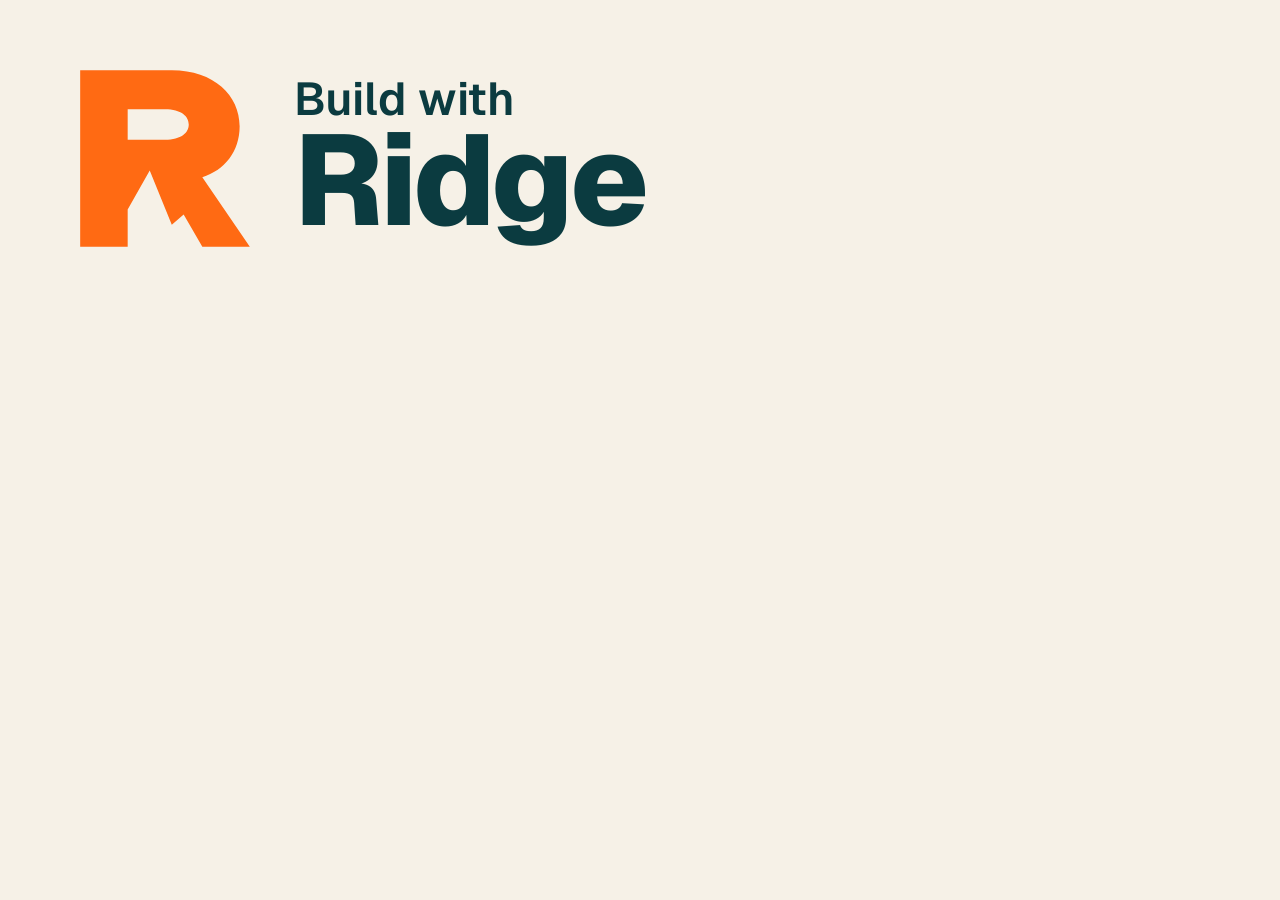
<file: brand/lockup-on-cream.html>
<!doctype html><html><head><meta charset="utf-8">
<link href="https://fonts.googleapis.com/css2?family=Geist:wght@600;800&display=swap" rel="stylesheet">
<style>html,body{margin:0;background:#f6f1e7} .l{display:flex;align-items:center;gap:34px;padding:60px 70px;font-family:Geist,Arial,sans-serif}
.l svg{width:190px;height:197px} .w{line-height:.92} .w small{display:block;font-size:46px;font-weight:600;color:#0b3b40} .w b{font-size:128px;font-weight:800;letter-spacing:-.03em;color:#0b3b40}</style></head>
<body><div class="l"><svg viewBox="5 3 56 58"><path fill="#ff6a13" fill-rule="evenodd" d="M8 6 H35 C47.5 6 55 13.5 55 22.5 C55 30 50.5 35.5 44 37.5 L58 58 H44 L38.5 48.5 L35 51.5 L28.5 35.5 L22 47 V58 H8 Z M22 17.5 H33 C37.8 17.5 40 19.6 40 22 C40 24.4 37.8 26.5 33 26.5 H22 Z"/></svg><div class="w"><small>Build with</small><b>Ridge</b></div></div></body></html>
</file>
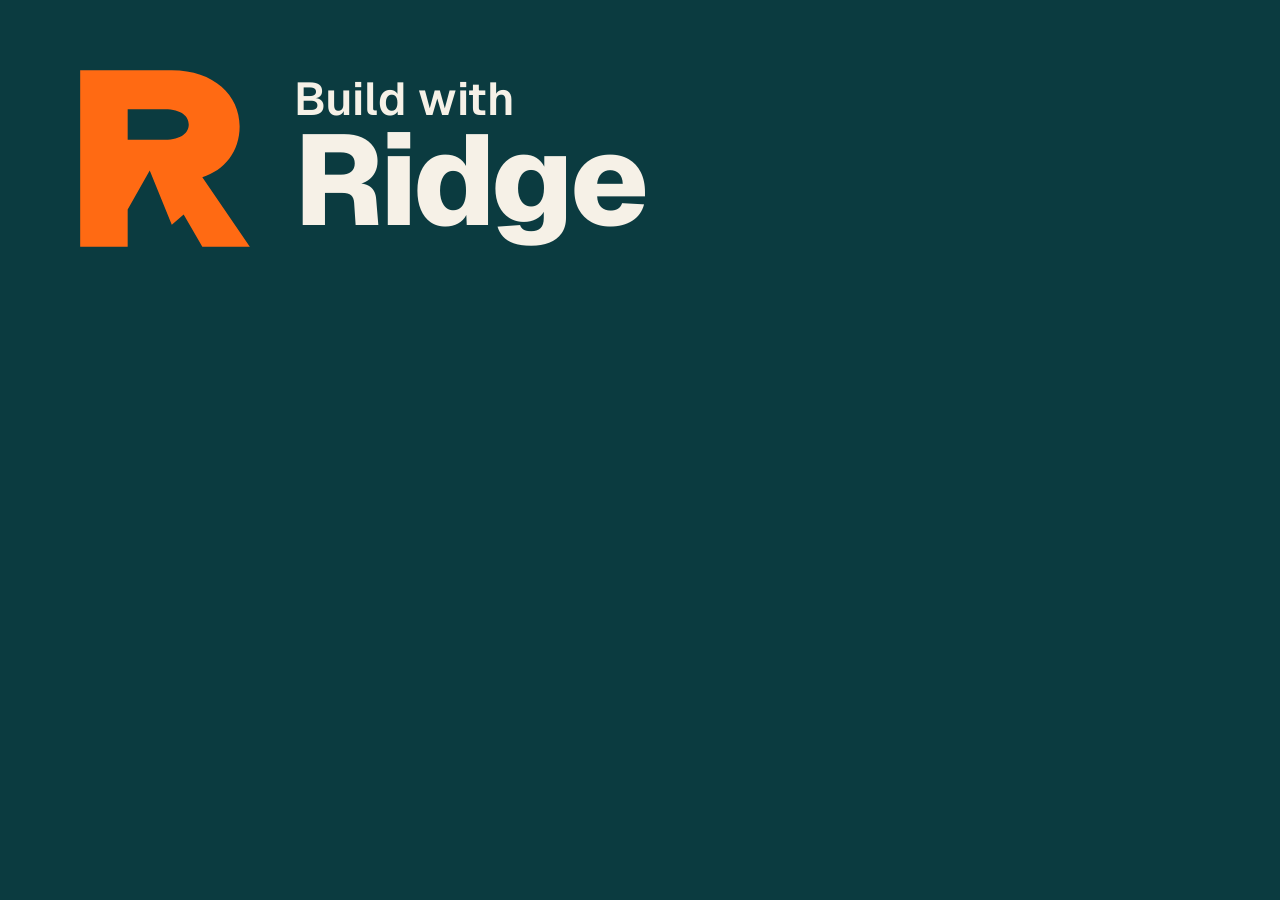
<file: brand/lockup-on-ink.html>
<!doctype html><html><head><meta charset="utf-8">
<link href="https://fonts.googleapis.com/css2?family=Geist:wght@600;800&display=swap" rel="stylesheet">
<style>html,body{margin:0;background:#0b3b40} .l{display:flex;align-items:center;gap:34px;padding:60px 70px;font-family:Geist,Arial,sans-serif}
.l svg{width:190px;height:197px} .w{line-height:.92} .w small{display:block;font-size:46px;font-weight:600;color:#f6f1e7} .w b{font-size:128px;font-weight:800;letter-spacing:-.03em;color:#f6f1e7}</style></head>
<body><div class="l"><svg viewBox="5 3 56 58"><path fill="#ff6a13" fill-rule="evenodd" d="M8 6 H35 C47.5 6 55 13.5 55 22.5 C55 30 50.5 35.5 44 37.5 L58 58 H44 L38.5 48.5 L35 51.5 L28.5 35.5 L22 47 V58 H8 Z M22 17.5 H33 C37.8 17.5 40 19.6 40 22 C40 24.4 37.8 26.5 33 26.5 H22 Z"/></svg><div class="w"><small>Build with</small><b>Ridge</b></div></div></body></html>
</file>
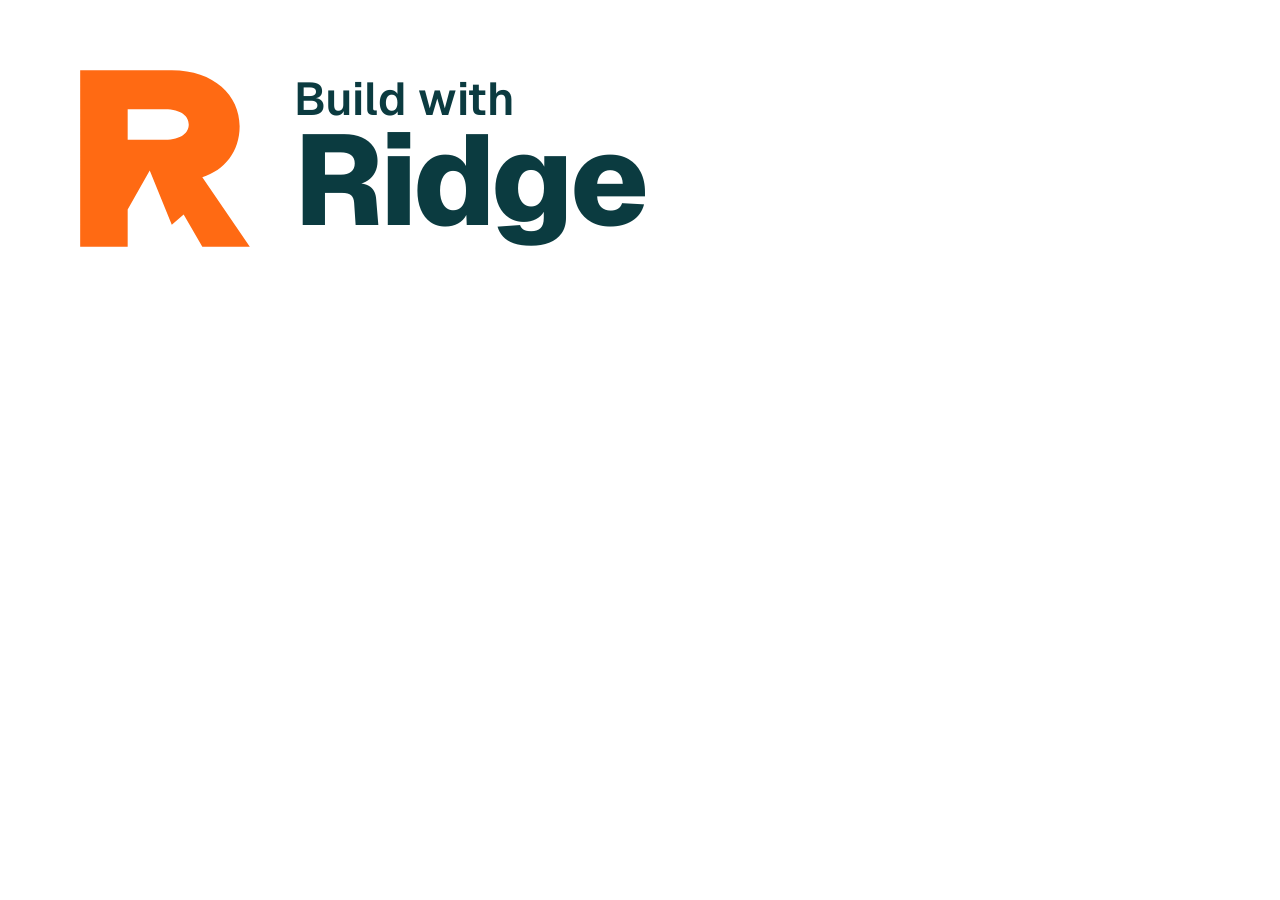
<file: brand/lockup-transparent-ink.html>
<!doctype html><html><head><meta charset="utf-8">
<link href="https://fonts.googleapis.com/css2?family=Geist:wght@600;800&display=swap" rel="stylesheet">
<style>html,body{margin:0;background:transparent} .l{display:flex;align-items:center;gap:34px;padding:60px 70px;font-family:Geist,Arial,sans-serif}
.l svg{width:190px;height:197px} .w{line-height:.92} .w small{display:block;font-size:46px;font-weight:600;color:#0b3b40} .w b{font-size:128px;font-weight:800;letter-spacing:-.03em;color:#0b3b40}</style></head>
<body><div class="l"><svg viewBox="5 3 56 58"><path fill="#ff6a13" fill-rule="evenodd" d="M8 6 H35 C47.5 6 55 13.5 55 22.5 C55 30 50.5 35.5 44 37.5 L58 58 H44 L38.5 48.5 L35 51.5 L28.5 35.5 L22 47 V58 H8 Z M22 17.5 H33 C37.8 17.5 40 19.6 40 22 C40 24.4 37.8 26.5 33 26.5 H22 Z"/></svg><div class="w"><small>Build with</small><b>Ridge</b></div></div></body></html>
</file>
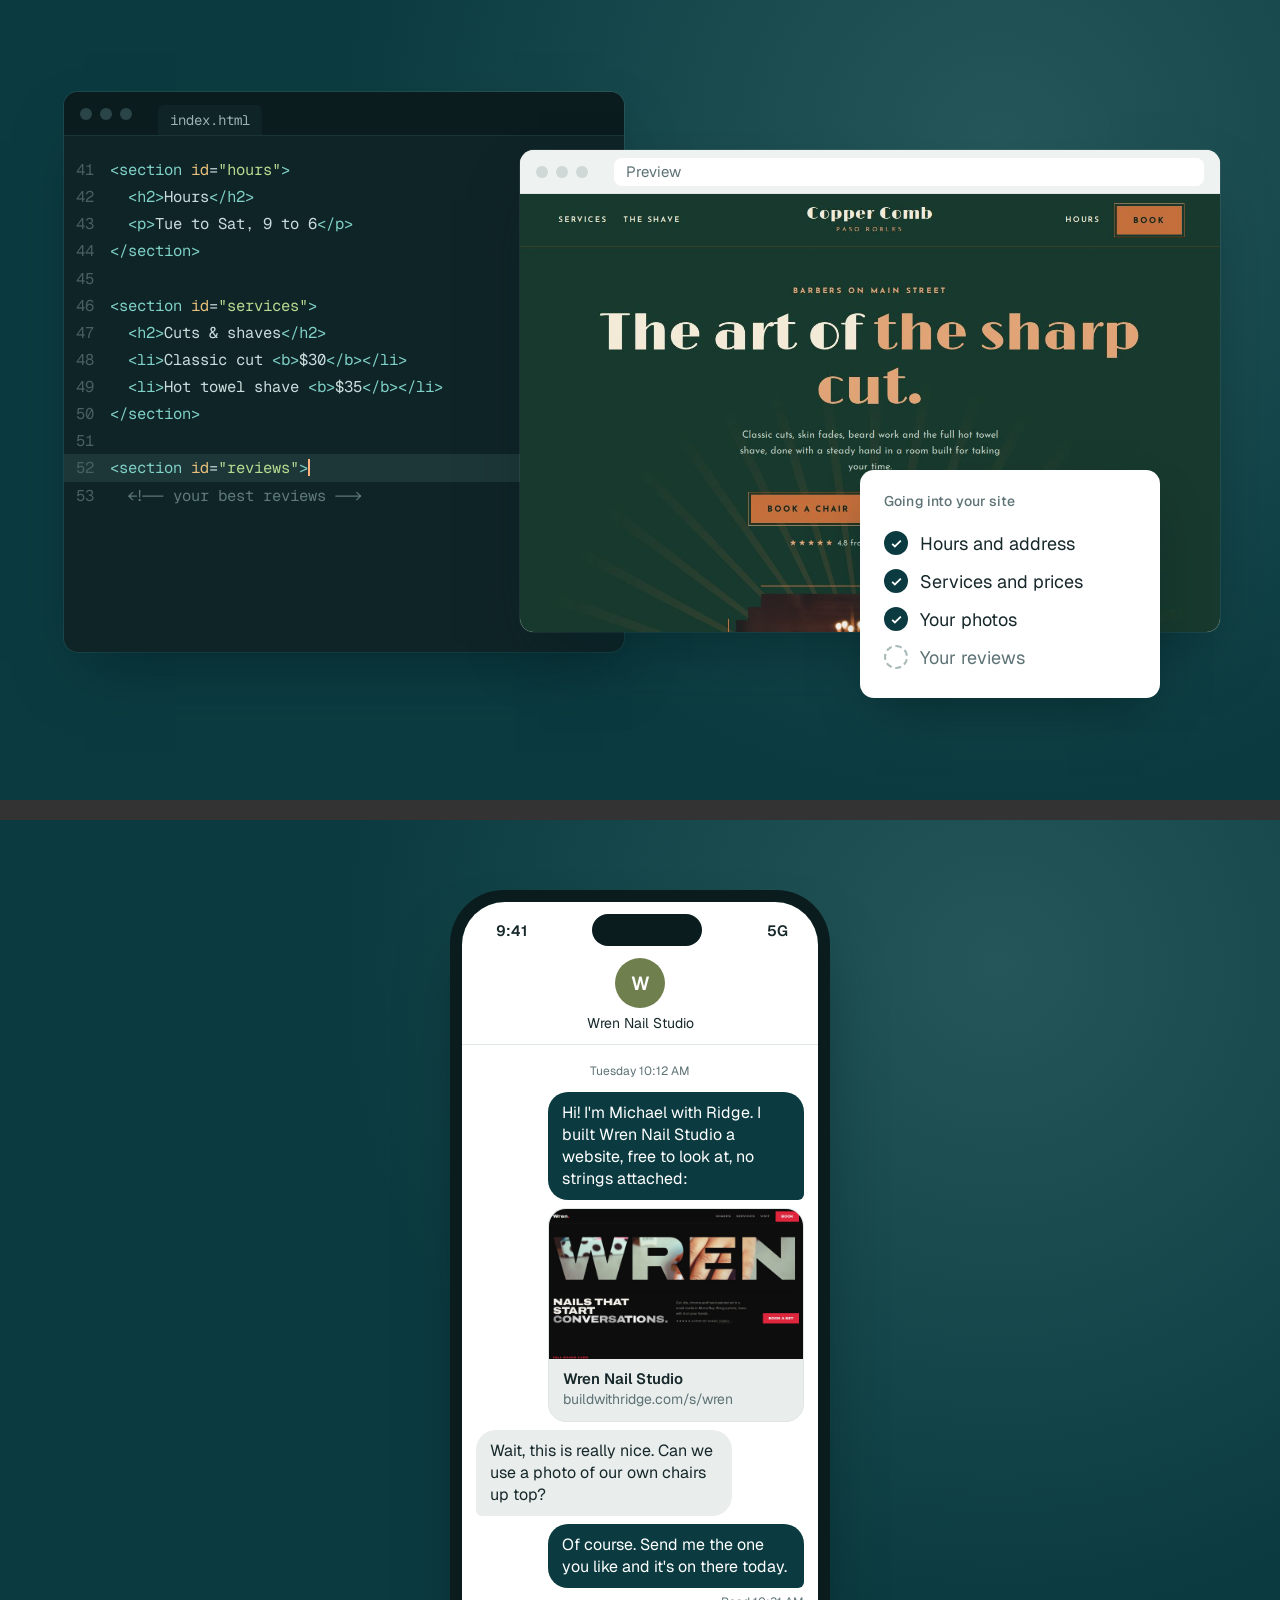
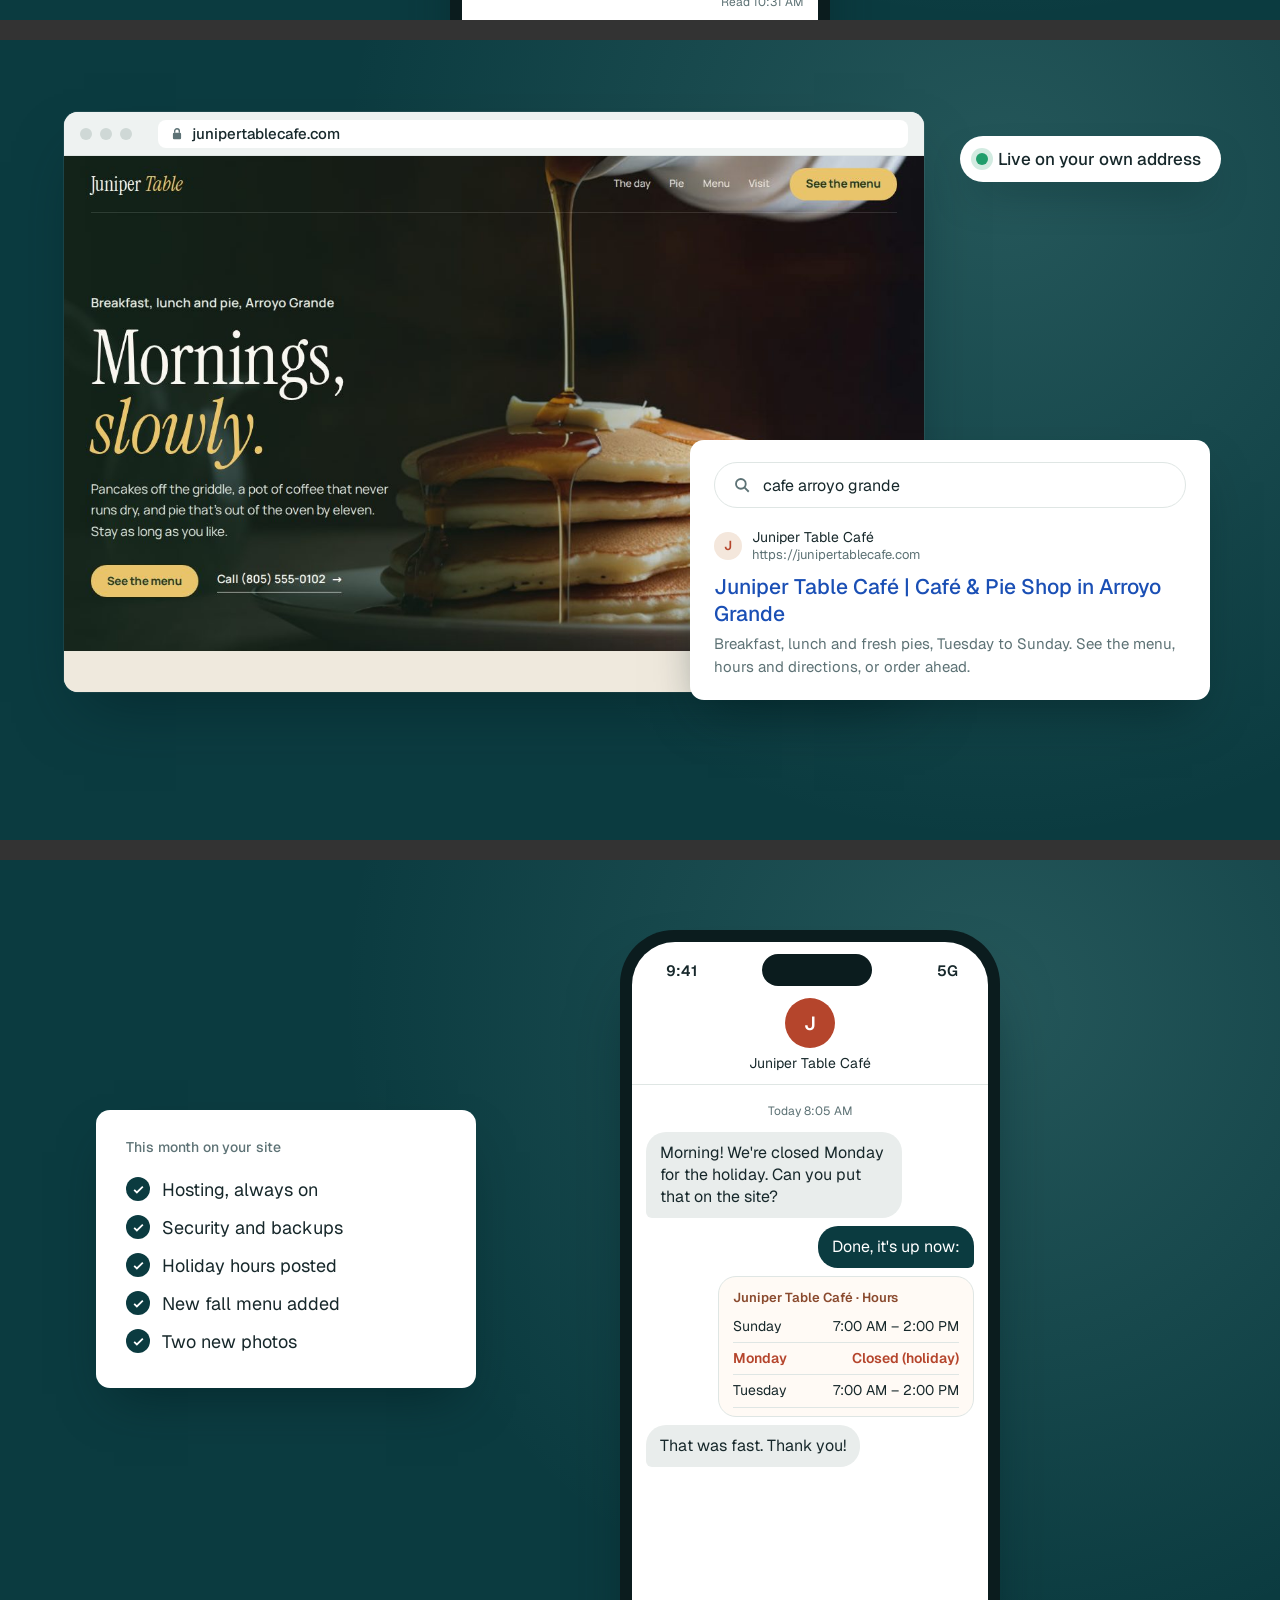
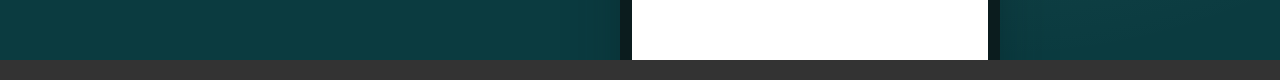
<file: tools/how_scenes.html>
<!doctype html>
<html lang="en">
<head>
<meta charset="utf-8">
<title>How it goes: step pictures</title>
<!-- Source for img/how/step-*.jpg. Rendered by tools/how_scenes.mjs; edit here, then re-run it. -->
<link href="https://fonts.googleapis.com/css2?family=Geist:wght@400;500;600&family=Geist+Mono:wght@400&display=swap" rel="stylesheet">
<style>
:root { --teal: #0b3b40; --deep: #072a2e; --paper: #f6f1e7; --soft: #ffb27f; --line: #dfe6e4; --grey: #e9edec; --text: #17282b; --muted: #5d7275; }
* { box-sizing: border-box; margin: 0; }
body { background: #333; font-family: "Geist", Arial, sans-serif; color: var(--text); -webkit-font-smoothing: antialiased; }
.scene { width: 1280px; height: 800px; position: relative; overflow: hidden; background: var(--teal); margin-bottom: 20px; }
.scene::before { content: ""; position: absolute; inset: 0; background: radial-gradient(circle at 78% 18%, rgba(154,214,208,.18), transparent 55%); }
svg { display: block; }

/* windows */
.win { position: absolute; background: #fff; border-radius: 14px; overflow: hidden; box-shadow: 0 30px 60px -20px rgba(2,30,34,.55), 0 0 0 1px rgba(255,255,255,.08); }
.win-bar { height: 44px; display: flex; align-items: center; gap: 8px; padding: 0 16px; background: #eef2f1; border-bottom: 1px solid var(--line); }
.dot { width: 12px; height: 12px; border-radius: 50%; background: #cfd8d6; }
.addr { margin-left: 18px; flex: 1; height: 28px; border-radius: 8px; background: #fff; display: flex; align-items: center; gap: 8px; padding: 0 12px; font-size: 15px; color: var(--muted); }
.addr b { color: var(--text); font-weight: 500; }
.win-shot { display: block; width: 100%; }

/* code editor */
.editor { background: #0f2427; color: #c9dcdb; }
.editor .win-bar { background: #0b1c1e; border-color: #1b3437; }
.editor .dot { background: #2a4447; }
.tab { margin-left: 18px; font: 14px "Geist Mono", monospace; color: #9ab3b2; background: #0f2427; padding: 6px 12px; border-radius: 6px 6px 0 0; align-self: flex-end; }
.code { padding: 20px 0; font: 15.5px/1.75 "Geist Mono", monospace; white-space: pre; }
.code div { padding: 0 22px 0 0; }
.code i { display: inline-block; width: 46px; padding-right: 16px; text-align: right; color: #47605f; font-style: normal; }
.code .t { color: #7fd0c7; } .code .a { color: #e6c07b; } .code .s { color: #b5d98f; } .code .c { color: #5f7a79; }
.code .on { background: rgba(154,214,208,.1); }
.caret { display: inline-block; width: 2px; height: 1.15em; background: var(--soft); vertical-align: -3px; }

/* cards */
.card { position: absolute; background: #fff; border-radius: 14px; box-shadow: 0 24px 48px -18px rgba(2,30,34,.6); padding: 22px 24px; }
.card h4 { font-size: 14px; font-weight: 500; color: var(--muted); margin-bottom: 14px; letter-spacing: .01em; }
.check { display: flex; align-items: center; gap: 12px; font-size: 18px; padding: 7px 0; }
.check svg { flex: none; }
.check.wait { color: var(--muted); }
.tick { width: 24px; height: 24px; border-radius: 50%; background: var(--teal); display: grid; place-items: center; flex: none; }
.ring { width: 24px; height: 24px; border-radius: 50%; border: 2px dashed #a8bbb9; flex: none; }

/* phone */
.phone { position: absolute; width: 380px; height: 760px; border-radius: 54px; background: #0b1c1e; padding: 12px; box-shadow: 0 40px 70px -24px rgba(2,30,34,.75); }
.screen { height: 100%; border-radius: 43px; background: #fff; overflow: hidden; display: flex; flex-direction: column; }
.status { height: 50px; display: flex; justify-content: space-between; align-items: center; padding: 6px 30px 0 34px; font-size: 15px; font-weight: 600; }
.notch { width: 110px; height: 32px; border-radius: 20px; background: #0b1c1e; }
.who { text-align: center; padding: 6px 0 12px; border-bottom: 1px solid var(--line); }
.avatar { width: 50px; height: 50px; border-radius: 50%; margin: 0 auto 6px; display: grid; place-items: center; font-size: 19px; font-weight: 600; color: #fff; }
.who p { font-size: 14px; }
.thread { flex: 1; padding: 16px 14px; display: flex; flex-direction: column; gap: 8px; font-size: 16px; line-height: 1.38; }
.when { text-align: center; font-size: 12px; color: var(--muted); margin: 2px 0 4px; }
.b { max-width: 78%; padding: 10px 14px; border-radius: 20px; }
.me { align-self: flex-end; background: var(--teal); color: #fff; border-bottom-right-radius: 6px; }
.them { align-self: flex-start; background: var(--grey); border-bottom-left-radius: 6px; }
.preview { align-self: flex-end; width: 78%; border-radius: 18px; overflow: hidden; background: var(--grey); border: 1px solid var(--line); }
.preview img { display: block; width: 100%; height: 150px; object-fit: cover; object-position: top left; }
.preview div { padding: 10px 14px 12px; font-size: 14px; }
.preview b { display: block; font-weight: 600; font-size: 15px; }
.preview span { color: var(--muted); }
.read { align-self: flex-end; font-size: 12px; color: var(--muted); margin-top: -2px; }
.compose { margin: 0 14px 22px; height: 40px; border-radius: 20px; border: 1px solid var(--line); display: flex; align-items: center; padding: 0 16px; color: #9aa9a8; font-size: 15px; }

/* search result */
.result { width: 520px; }
.search { height: 46px; border-radius: 23px; border: 1px solid var(--line); display: flex; align-items: center; gap: 12px; padding: 0 18px; font-size: 16px; margin-bottom: 20px; }
.site { display: flex; align-items: center; gap: 10px; font-size: 14px; }
.fav { width: 28px; height: 28px; border-radius: 50%; background: #f4e7dc; display: grid; place-items: center; font-weight: 600; color: #b5452c; font-size: 13px; }
.site small { display: block; color: var(--muted); font-size: 13px; }
.result h5 { font-size: 21px; font-weight: 500; color: #1a4fb5; margin: 10px 0 6px; }
.result p { font-size: 15px; color: var(--muted); line-height: 1.5; }
.pill { position: absolute; display: inline-flex; align-items: center; gap: 10px; background: #fff; border-radius: 30px; padding: 12px 20px 12px 16px; font-size: 17px; font-weight: 500; box-shadow: 0 20px 40px -16px rgba(2,30,34,.6); }
.live { width: 12px; height: 12px; border-radius: 50%; background: #1f9d6b; box-shadow: 0 0 0 5px rgba(31,157,107,.2); }

/* hours change */
.hours { width: 100%; border-collapse: collapse; font-size: 14px; }
.hours td { padding: 6px 0; border-bottom: 1px solid var(--line); }
.hours td + td { text-align: right; }
.hours .new td { color: #b5452c; font-weight: 600; }
.mini { align-self: flex-end; width: 78%; border-radius: 18px; border: 1px solid var(--line); padding: 12px 14px 8px; background: #fffaf5; }
.mini b { display: block; font-size: 13px; font-weight: 600; color: #8a4a2e; margin-bottom: 4px; }
</style>
</head>
<body>

<!-- 1 · Build: the site being put together -->
<section class="scene" id="step-build">
  <div class="win editor" style="left:64px; top:92px; width:560px; height:560px;">
    <div class="win-bar"><span class="dot"></span><span class="dot"></span><span class="dot"></span><span class="tab">index.html</span></div>
    <div class="code"><div><i>41</i><span class="t">&lt;section</span> <span class="a">id</span>=<span class="s">"hours"</span><span class="t">&gt;</span></div><div><i>42</i>  <span class="t">&lt;h2&gt;</span>Hours<span class="t">&lt;/h2&gt;</span></div><div><i>43</i>  <span class="t">&lt;p&gt;</span>Tue to Sat, 9 to 6<span class="t">&lt;/p&gt;</span></div><div><i>44</i><span class="t">&lt;/section&gt;</span></div><div><i>45</i></div><div><i>46</i><span class="t">&lt;section</span> <span class="a">id</span>=<span class="s">"services"</span><span class="t">&gt;</span></div><div><i>47</i>  <span class="t">&lt;h2&gt;</span>Cuts &amp; shaves<span class="t">&lt;/h2&gt;</span></div><div><i>48</i>  <span class="t">&lt;li&gt;</span>Classic cut <span class="t">&lt;b&gt;</span>$30<span class="t">&lt;/b&gt;&lt;/li&gt;</span></div><div><i>49</i>  <span class="t">&lt;li&gt;</span>Hot towel shave <span class="t">&lt;b&gt;</span>$35<span class="t">&lt;/b&gt;&lt;/li&gt;</span></div><div><i>50</i><span class="t">&lt;/section&gt;</span></div><div><i>51</i></div><div class="on"><i>52</i><span class="t">&lt;section</span> <span class="a">id</span>=<span class="s">"reviews"</span><span class="t">&gt;</span><span class="caret"></span></div><div><i>53</i>  <span class="c">&lt;!-- your best reviews --&gt;</span></div></div>
  </div>
  <div class="win" style="left:520px; top:150px; width:700px; height:482px;">
    <div class="win-bar"><span class="dot"></span><span class="dot"></span><span class="dot"></span><span class="addr">Preview</span></div>
    <img class="win-shot" src="../img/examples/copper-comb-barbershop.jpg" alt="">
  </div>
  <div class="card" style="left:860px; top:470px; width:300px;">
    <h4>Going into your site</h4>
    <div class="check"><span class="tick"><svg width="13" height="13" viewBox="0 0 24 24"><path d="M4 12.5l5 5L20 6.5" fill="none" stroke="#fff" stroke-width="3.2"/></svg></span>Hours and address</div>
    <div class="check"><span class="tick"><svg width="13" height="13" viewBox="0 0 24 24"><path d="M4 12.5l5 5L20 6.5" fill="none" stroke="#fff" stroke-width="3.2"/></svg></span>Services and prices</div>
    <div class="check"><span class="tick"><svg width="13" height="13" viewBox="0 0 24 24"><path d="M4 12.5l5 5L20 6.5" fill="none" stroke="#fff" stroke-width="3.2"/></svg></span>Your photos</div>
    <div class="check wait"><span class="ring"></span>Your reviews</div>
  </div>
</section>

<!-- 2 · Send: the link arrives by text -->
<section class="scene" id="step-send">
  <div class="phone" style="left:450px; top:70px; height:800px;">
    <div class="screen">
      <div class="status"><span>9:41</span><span class="notch"></span><span>5G</span></div>
      <div class="who"><div class="avatar" style="background:#6f7f4e">W</div><p>Wren Nail Studio</p></div>
      <div class="thread">
        <div class="when">Tuesday 10:12 AM</div>
        <div class="b me">Hi! I'm Michael with Ridge. I built Wren Nail Studio a website, free to look at, no strings attached:</div>
        <div class="preview"><img src="../img/examples/wren-nail-studio.jpg" alt=""><div><b>Wren Nail Studio</b><span>buildwithridge.com/s/wren</span></div></div>
        <div class="b them">Wait, this is really nice. Can we use a photo of our own chairs up top?</div>
        <div class="b me">Of course. Send me the one you like and it's on there today.</div>
        <div class="read">Read 10:31 AM</div>
      </div>
    </div>
  </div>
</section>

<!-- 3 · Launch: on their own web address, findable -->
<section class="scene" id="step-launch">
  <div class="win" style="left:64px; top:72px; width:860px; height:580px;">
    <div class="win-bar"><span class="dot"></span><span class="dot"></span><span class="dot"></span><span class="addr"><svg width="14" height="14" viewBox="0 0 24 24"><rect x="5" y="10" width="14" height="11" rx="2" fill="#5d7275"/><path d="M8 10V7a4 4 0 0 1 8 0v3" fill="none" stroke="#5d7275" stroke-width="2.4"/></svg><b>junipertablecafe.com</b></span></div>
    <img class="win-shot" src="../img/examples/juniper-table-cafe.jpg" alt="">
  </div>
  <div class="card result" style="left:690px; top:400px;">
    <div class="search"><svg width="18" height="18" viewBox="0 0 24 24"><circle cx="10.5" cy="10.5" r="6.5" fill="none" stroke="#5d7275" stroke-width="2.4"/><path d="M15.5 15.5 21 21" stroke="#5d7275" stroke-width="2.4"/></svg>cafe arroyo grande</div>
    <div class="site"><span class="fav">J</span><div>Juniper Table Café<small>https://junipertablecafe.com</small></div></div>
    <h5>Juniper Table Café | Café &amp; Pie Shop in Arroyo Grande</h5>
    <p>Breakfast, lunch and fresh pies, Tuesday to Sunday. See the menu, hours and directions, or order ahead.</p>
  </div>
  <div class="pill" style="left:960px; top:96px;"><span class="live"></span>Live on your own address</div>
</section>

<!-- 4 · Manage: a change by text, done the same day -->
<section class="scene" id="step-manage">
  <div class="card" style="left:96px; top:250px; width:380px; padding:28px 30px;">
    <h4>This month on your site</h4>
    <div class="check"><span class="tick"><svg width="13" height="13" viewBox="0 0 24 24"><path d="M4 12.5l5 5L20 6.5" fill="none" stroke="#fff" stroke-width="3.2"/></svg></span>Hosting, always on</div>
    <div class="check"><span class="tick"><svg width="13" height="13" viewBox="0 0 24 24"><path d="M4 12.5l5 5L20 6.5" fill="none" stroke="#fff" stroke-width="3.2"/></svg></span>Security and backups</div>
    <div class="check"><span class="tick"><svg width="13" height="13" viewBox="0 0 24 24"><path d="M4 12.5l5 5L20 6.5" fill="none" stroke="#fff" stroke-width="3.2"/></svg></span>Holiday hours posted</div>
    <div class="check"><span class="tick"><svg width="13" height="13" viewBox="0 0 24 24"><path d="M4 12.5l5 5L20 6.5" fill="none" stroke="#fff" stroke-width="3.2"/></svg></span>New fall menu added</div>
    <div class="check"><span class="tick"><svg width="13" height="13" viewBox="0 0 24 24"><path d="M4 12.5l5 5L20 6.5" fill="none" stroke="#fff" stroke-width="3.2"/></svg></span>Two new photos</div>
  </div>
  <div class="phone" style="left:620px; top:70px; height:800px;">
    <div class="screen">
      <div class="status"><span>9:41</span><span class="notch"></span><span>5G</span></div>
      <div class="who"><div class="avatar" style="background:#b5452c">J</div><p>Juniper Table Café</p></div>
      <div class="thread">
        <div class="when">Today 8:05 AM</div>
        <div class="b them">Morning! We're closed Monday for the holiday. Can you put that on the site?</div>
        <div class="b me">Done, it's up now:</div>
        <div class="mini"><b>Juniper Table Café · Hours</b>
          <table class="hours"><tbody>
            <tr><td>Sunday</td><td>7:00 AM – 2:00 PM</td></tr>
            <tr class="new"><td>Monday</td><td>Closed (holiday)</td></tr>
            <tr><td>Tuesday</td><td>7:00 AM – 2:00 PM</td></tr>
          </tbody></table>
        </div>
        <div class="b them">That was fast. Thank you!</div>
      </div>
    </div>
  </div>
</section>

</body>
</html>
</file>
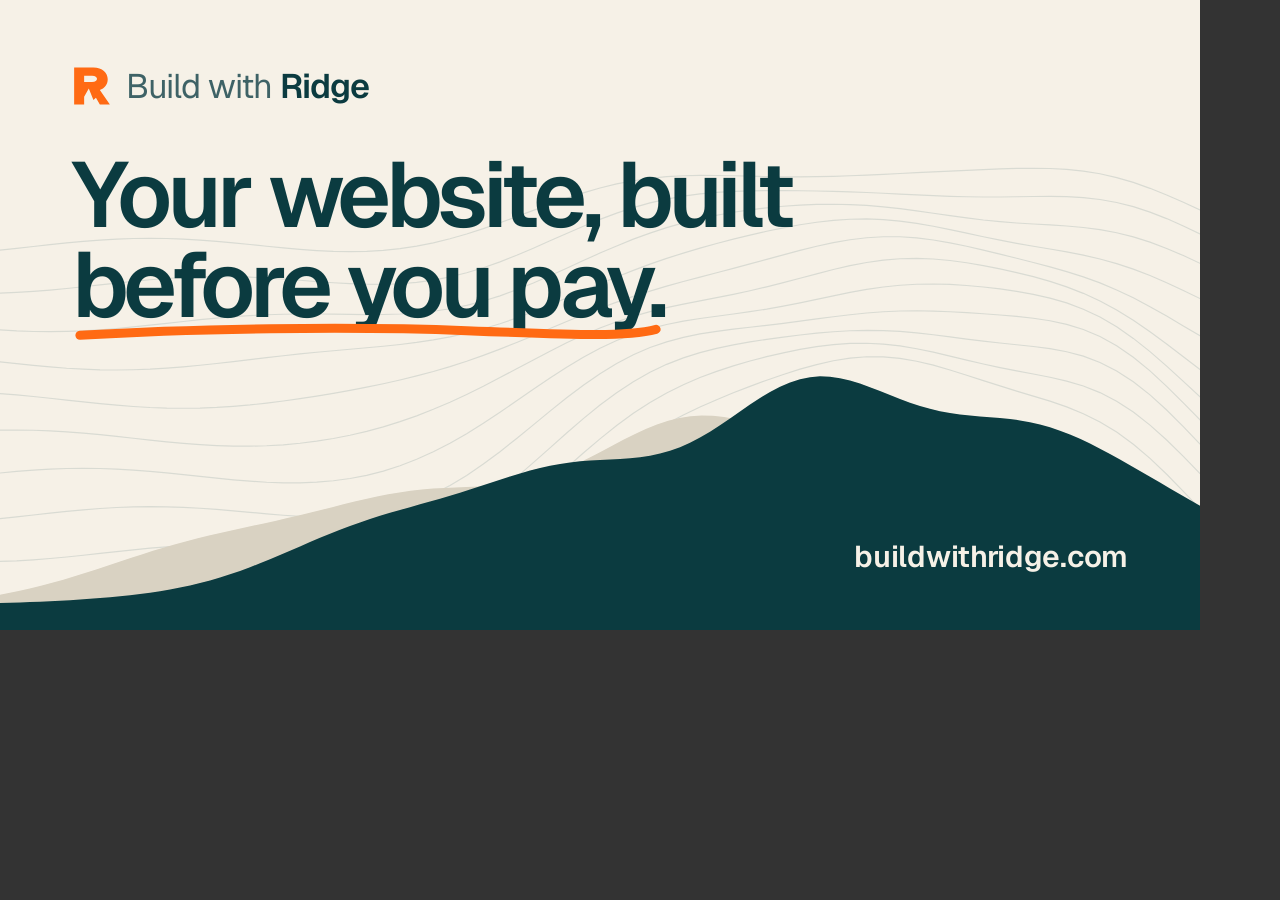
<file: tools/share_card.html>
<!doctype html>
<html lang="en">
<head>
<meta charset="utf-8">
<title>Share card</title>
<!-- Source for img/share.jpg, the picture in text and social link previews. Re-render with: node tools/share_card.mjs -->
<link href="https://fonts.googleapis.com/css2?family=Geist:wght@400;600&display=swap" rel="stylesheet">
<style>
* { margin: 0; box-sizing: border-box; }
body { background: #333; }
.card { position: relative; width: 1200px; height: 630px; overflow: hidden; background: #f6f1e7; color: #0b3b40; font-family: "Geist", Arial, sans-serif; }
.topo { position: absolute; inset: 0; width: 100%; height: 100%; }
.topo path { fill: none; stroke: #0b3b40; stroke-width: 1.4; opacity: 0.12; }
.mtn { position: absolute; left: 0; bottom: 0; width: 100%; height: 300px; }
.far { fill: #d9d2c2; } .near { fill: #0b3b40; }
.mark { position: absolute; left: 72px; top: 64px; display: flex; align-items: center; gap: 14px; font-size: 34px; letter-spacing: -0.03em; }
.mark svg { width: 40px; height: 42px; fill: #ff6a13; }
.mark span { font-weight: 400; color: #3e6266; } .mark b { font-weight: 600; color: #0b3b40; }
h1 { position: absolute; left: 72px; top: 150px; font-size: 92px; line-height: 0.98; letter-spacing: -0.05em; font-weight: 600; max-width: 900px; }
.u { position: relative; display: inline-block; }
.u svg { position: absolute; left: 0; bottom: -10px; width: 100%; height: 16px; overflow: visible; }
.u path { fill: none; stroke: #ff6a13; stroke-width: 9; stroke-linecap: round; }
.url { position: absolute; right: 72px; bottom: 54px; font-size: 30px; font-weight: 600; color: #f6f1e7; letter-spacing: -0.01em; }
</style>
</head>
<body>
<div class="card" id="card">
  <svg class="topo" viewBox="0 0 1440 760" preserveAspectRatio="xMidYMax slice"><g><path d="M-20,757.8 L0,760.0 L20,762.2 L40,764.3 L60,766.2 L80,767.8 L100,769.0 L120,769.7 L140,770.0 L160,769.8 L180,769.1 L200,767.9 L220,766.3 L240,764.4 L260,762.2 L280,759.8 L300,757.2 L320,754.6 L340,752.0 L360,749.3 L380,746.5 L400,743.6 L420,740.4 L440,736.7 L460,732.4 L480,727.2 L500,720.8 L520,713.2 L540,704.0 L560,693.2 L580,680.8 L600,666.8 L620,651.5 L640,635.1 L660,618.1 L680,600.8 L700,583.7 L720,567.3 L740,551.7 L760,537.4 L780,524.3 L800,512.5 L820,501.9 L840,492.3 L860,483.6 L880,475.4 L900,467.7 L920,460.3 L940,453.4 L960,447.0 L980,441.5 L1000,436.9 L1020,433.8 L1040,432.1 L1060,432.2 L1080,434.1 L1100,437.5 L1120,442.2 L1140,448.0 L1160,454.3 L1180,460.8 L1200,467.1 L1220,473.3 L1240,479.3 L1260,485.4 L1280,492.3 L1300,500.4 L1320,510.3 L1340,522.4 L1360,537.1 L1380,554.1 L1400,573.1 L1420,593.6 L1440,614.6 L1460,635.5"/><path d="M-20,720.3 L0,721.8 L20,723.0 L40,723.7 L60,724.0 L80,723.8 L100,723.0 L120,721.9 L140,720.3 L160,718.5 L180,716.4 L200,714.1 L220,711.9 L240,709.7 L260,707.7 L280,705.9 L300,704.3 L320,703.1 L340,702.1 L360,701.2 L380,700.5 L400,699.6 L420,698.5 L440,696.7 L460,694.2 L480,690.5 L500,685.5 L520,678.8 L540,670.3 L560,659.9 L580,647.6 L600,633.4 L620,617.8 L640,600.9 L660,583.3 L680,565.3 L700,547.6 L720,530.6 L740,514.6 L760,500.0 L780,487.0 L800,475.5 L820,465.6 L840,457.0 L860,449.6 L880,443.0 L900,437.2 L920,432.0 L940,427.4 L960,423.3 L980,420.0 L1000,417.5 L1020,416.1 L1040,415.9 L1060,416.9 L1080,419.1 L1100,422.5 L1120,426.6 L1140,431.3 L1160,436.1 L1180,440.8 L1200,445.1 L1220,449.1 L1240,452.8 L1260,456.7 L1280,461.3 L1300,467.2 L1320,475.1 L1340,485.5 L1360,498.5 L1380,514.1 L1400,532.0 L1420,551.6 L1440,572.2 L1460,592.9"/><path d="M-20,678.0 L0,677.7 L20,677.0 L40,675.8 L60,674.2 L80,672.4 L100,670.3 L120,668.1 L140,665.9 L160,663.8 L180,661.8 L200,660.2 L220,659.0 L240,658.1 L260,657.7 L280,657.7 L300,658.1 L320,658.8 L340,659.7 L360,660.6 L380,661.4 L400,661.8 L420,661.5 L440,660.4 L460,658.0 L480,654.3 L500,648.8 L520,641.5 L540,632.2 L560,620.9 L580,607.7 L600,592.8 L620,576.5 L640,559.2 L660,541.4 L680,523.6 L700,506.3 L720,490.1 L740,475.2 L760,462.1 L780,450.7 L800,441.2 L820,433.4 L840,427.1 L860,422.0 L880,417.9 L900,414.3 L920,411.2 L940,408.5 L960,406.0 L980,403.8 L1000,402.1 L1020,400.9 L1040,400.4 L1060,400.7 L1080,401.7 L1100,403.5 L1120,405.7 L1140,408.3 L1160,410.9 L1180,413.4 L1200,415.6 L1220,417.7 L1240,419.8 L1260,422.4 L1280,426.1 L1300,431.4 L1320,438.9 L1340,449.1 L1360,462.1 L1380,477.9 L1400,496.0 L1420,515.9 L1440,536.8 L1460,557.8"/><path d="M-20,628.2 L0,626.3 L20,624.2 L40,622.0 L60,619.8 L80,617.7 L100,615.8 L120,614.2 L140,613.0 L160,612.3 L180,612.0 L200,612.2 L220,612.8 L240,613.9 L260,615.3 L280,617.0 L300,618.8 L320,620.6 L340,622.3 L360,623.6 L380,624.3 L400,624.2 L420,623.2 L440,621.0 L460,617.4 L480,612.3 L500,605.5 L520,596.9 L540,586.6 L560,574.5 L580,560.9 L600,546.0 L620,530.2 L640,513.8 L660,497.3 L680,481.3 L700,466.2 L720,452.4 L740,440.1 L760,429.7 L780,421.0 L800,414.2 L820,408.8 L840,404.7 L860,401.6 L880,399.0 L900,396.7 L920,394.4 L940,392.0 L960,389.4 L980,386.7 L1000,384.1 L1020,381.7 L1040,379.6 L1060,378.1 L1080,377.2 L1100,376.9 L1120,377.3 L1140,378.1 L1160,379.2 L1180,380.5 L1200,382.0 L1220,383.7 L1240,385.9 L1260,388.9 L1280,393.3 L1300,399.4 L1320,407.9 L1340,419.0 L1360,432.8 L1380,449.1 L1400,467.6 L1420,487.4 L1440,507.9 L1460,528.3"/><path d="M-20,573.7 L0,571.6 L20,569.7 L40,568.1 L60,567.0 L80,566.2 L100,566.0 L120,566.2 L140,567.0 L160,568.1 L180,569.7 L200,571.5 L220,573.6 L240,575.7 L260,577.8 L280,579.8 L300,581.4 L320,582.7 L340,583.4 L360,583.4 L380,582.6 L400,580.9 L420,578.2 L440,574.4 L460,569.3 L480,562.9 L500,555.2 L520,546.2 L540,535.9 L560,524.5 L580,512.0 L600,498.7 L620,485.0 L640,471.2 L660,457.6 L680,444.6 L700,432.6 L720,421.9 L740,412.5 L760,404.7 L780,398.4 L800,393.4 L820,389.4 L840,386.2 L860,383.5 L880,380.8 L900,378.0 L920,374.9 L940,371.3 L960,367.4 L980,363.2 L1000,359.0 L1020,354.9 L1040,351.3 L1060,348.4 L1080,346.3 L1100,345.1 L1120,344.8 L1140,345.3 L1160,346.6 L1180,348.4 L1200,350.7 L1220,353.6 L1240,357.2 L1260,361.7 L1280,367.5 L1300,375.0 L1320,384.5 L1340,396.2 L1360,410.1 L1380,425.9 L1400,443.4 L1420,461.7 L1440,480.2 L1460,498.2"/><path d="M-20,520.9 L0,520.2 L20,520.0 L40,520.3 L60,521.0 L80,522.2 L100,523.8 L120,525.6 L140,527.7 L160,529.9 L180,532.1 L200,534.2 L220,536.1 L240,537.6 L260,538.7 L280,539.4 L300,539.4 L320,538.9 L340,537.8 L360,535.9 L380,533.4 L400,530.2 L420,526.3 L440,521.6 L460,516.2 L480,510.0 L500,503.0 L520,495.2 L540,486.6 L560,477.3 L580,467.5 L600,457.1 L620,446.5 L640,435.9 L660,425.4 L680,415.4 L700,406.1 L720,397.6 L740,390.1 L760,383.6 L780,378.0 L800,373.1 L820,368.9 L840,365.0 L860,361.1 L880,357.2 L900,352.9 L920,348.2 L940,343.2 L960,337.9 L980,332.6 L1000,327.4 L1020,322.8 L1040,319.0 L1060,316.2 L1080,314.5 L1100,314.1 L1120,314.8 L1140,316.6 L1160,319.3 L1180,322.7 L1200,326.6 L1220,331.1 L1240,336.0 L1260,341.7 L1280,348.2 L1300,356.0 L1320,365.2 L1340,376.0 L1360,388.3 L1380,402.1 L1400,416.9 L1420,432.2 L1440,447.3 L1460,461.8"/><path d="M-20,475.1 L0,476.3 L20,477.9 L40,479.8 L60,481.9 L80,484.1 L100,486.3 L120,488.3 L140,490.2 L160,491.8 L180,493.0 L200,493.7 L220,493.9 L240,493.7 L260,492.9 L280,491.6 L300,489.9 L320,487.7 L340,485.2 L360,482.4 L380,479.3 L400,476.0 L420,472.4 L440,468.6 L460,464.5 L480,460.0 L500,455.1 L520,449.8 L540,443.9 L560,437.5 L580,430.5 L600,423.0 L620,415.0 L640,406.8 L660,398.3 L680,389.9 L700,381.7 L720,373.9 L740,366.5 L760,359.6 L780,353.3 L800,347.4 L820,341.8 L840,336.5 L860,331.3 L880,326.0 L900,320.6 L920,315.2 L940,309.8 L960,304.5 L980,299.5 L1000,295.2 L1020,291.7 L1040,289.3 L1060,288.1 L1080,288.1 L1100,289.5 L1120,292.0 L1140,295.4 L1160,299.5 L1180,304.1 L1200,309.0 L1220,313.9 L1240,319.0 L1260,324.2 L1280,329.9 L1300,336.3 L1320,343.5 L1340,351.9 L1360,361.4 L1380,372.0 L1400,383.3 L1420,395.1 L1440,406.9 L1460,418.2"/><path d="M-20,436.0 L0,438.2 L20,440.4 L40,442.5 L60,444.3 L80,445.9 L100,447.0 L120,447.8 L140,448.0 L160,447.7 L180,447.0 L200,445.8 L220,444.2 L240,442.3 L260,440.2 L280,437.9 L300,435.5 L320,433.1 L340,430.9 L360,428.7 L380,426.7 L400,424.9 L420,423.1 L440,421.3 L460,419.5 L480,417.4 L500,414.9 L520,411.9 L540,408.2 L560,403.8 L580,398.5 L600,392.5 L620,385.6 L640,378.0 L660,370.0 L680,361.6 L700,353.0 L720,344.5 L740,336.3 L760,328.4 L780,321.0 L800,314.1 L820,307.7 L840,301.8 L860,296.2 L880,291.0 L900,286.1 L920,281.5 L940,277.4 L960,273.7 L980,270.7 L1000,268.4 L1020,267.1 L1040,266.7 L1060,267.5 L1080,269.3 L1100,272.0 L1120,275.5 L1140,279.5 L1160,283.8 L1180,288.1 L1200,292.2 L1220,296.0 L1240,299.5 L1260,302.8 L1280,306.3 L1300,310.2 L1320,314.8 L1340,320.3 L1360,326.9 L1380,334.6 L1400,343.3 L1420,352.6 L1440,362.3 L1460,371.9"/><path d="M-20,398.4 L0,399.9 L20,401.1 L40,401.8 L60,402.0 L80,401.7 L100,401.0 L120,399.8 L140,398.2 L160,396.3 L180,394.2 L200,392.0 L220,389.8 L240,387.6 L260,385.7 L280,384.0 L300,382.7 L320,381.7 L340,381.1 L360,380.8 L380,380.8 L400,381.0 L420,381.3 L440,381.5 L460,381.4 L480,380.8 L500,379.6 L520,377.5 L540,374.5 L560,370.4 L580,365.2 L600,359.0 L620,351.7 L640,343.7 L660,335.0 L680,325.9 L700,316.7 L720,307.7 L740,299.1 L760,291.0 L780,283.7 L800,277.1 L820,271.4 L840,266.5 L860,262.3 L880,258.7 L900,255.8 L920,253.4 L940,251.5 L960,250.1 L980,249.3 L1000,249.1 L1020,249.5 L1040,250.5 L1060,252.2 L1080,254.4 L1100,257.0 L1120,259.9 L1140,262.8 L1160,265.5 L1180,268.0 L1200,270.0 L1220,271.6 L1240,272.8 L1260,273.9 L1280,275.2 L1300,277.0 L1320,279.6 L1340,283.3 L1360,288.3 L1380,294.6 L1400,302.2 L1420,310.7 L1440,320.0 L1460,329.5"/><path d="M-20,356.0 L0,355.7 L20,354.9 L40,353.7 L60,352.1 L80,350.2 L100,348.1 L120,345.9 L140,343.7 L160,341.6 L180,339.7 L200,338.2 L220,337.0 L240,336.2 L260,335.9 L280,336.0 L300,336.6 L320,337.6 L340,338.9 L360,340.3 L380,341.9 L400,343.3 L420,344.4 L440,345.1 L460,345.2 L480,344.5 L500,342.8 L520,340.1 L540,336.3 L560,331.3 L580,325.3 L600,318.2 L620,310.3 L640,301.8 L660,293.0 L680,284.1 L700,275.4 L720,267.2 L740,259.7 L760,253.1 L780,247.5 L800,243.0 L820,239.4 L840,236.7 L860,234.9 L880,233.7 L900,233.0 L920,232.7 L940,232.7 L960,232.9 L980,233.2 L1000,233.7 L1020,234.3 L1040,235.0 L1060,235.9 L1080,236.9 L1100,237.9 L1120,238.8 L1140,239.6 L1160,240.1 L1180,240.4 L1200,240.4 L1220,240.1 L1240,239.8 L1260,239.7 L1280,240.0 L1300,241.2 L1320,243.4 L1340,247.0 L1360,252.0 L1380,258.5 L1400,266.3 L1420,275.2 L1440,284.7 L1460,294.5"/><path d="M-20,306.0 L0,304.1 L20,302.0 L40,299.8 L60,297.6 L80,295.5 L100,293.7 L120,292.1 L140,290.9 L160,290.2 L180,290.0 L200,290.2 L220,291.0 L240,292.1 L260,293.6 L280,295.4 L300,297.4 L320,299.5 L340,301.5 L360,303.3 L380,304.7 L400,305.7 L420,306.0 L440,305.7 L460,304.5 L480,302.4 L500,299.4 L520,295.4 L540,290.5 L560,284.8 L580,278.4 L600,271.3 L620,263.9 L640,256.4 L660,249.0 L680,241.9 L700,235.4 L720,229.6 L740,224.7 L760,220.9 L780,218.0 L800,216.0 L820,214.9 L840,214.5 L860,214.6 L880,214.9 L900,215.4 L920,215.9 L940,216.2 L960,216.2 L980,216.0 L1000,215.6 L1020,214.9 L1040,214.1 L1060,213.2 L1080,212.2 L1100,211.2 L1120,210.2 L1140,209.3 L1160,208.4 L1180,207.5 L1200,206.7 L1220,206.1 L1240,205.9 L1260,206.2 L1280,207.3 L1300,209.3 L1320,212.5 L1340,217.1 L1360,222.9 L1380,230.0 L1400,238.0 L1420,246.8 L1440,255.9 L1460,265.0"/></g></svg>
  <svg class="mtn" viewBox="0 0 1440 460" preserveAspectRatio="none"><path class="far" d="M0,460 L0,418.5 L12,418.2 L24,417.7 L36,417.2 L48,416.6 L60,415.9 L72,415.1 L84,414.2 L96,413.3 L108,412.2 L120,411.0 L132,409.7 L144,408.3 L156,406.7 L168,404.9 L180,402.8 L192,400.5 L204,397.9 L216,395.0 L228,391.7 L240,388.1 L252,384.0 L264,379.5 L276,374.7 L288,369.4 L300,363.7 L312,357.7 L324,351.5 L336,345.0 L348,338.4 L360,331.8 L372,325.2 L384,318.7 L396,312.4 L408,306.3 L420,300.6 L432,295.1 L444,289.9 L456,285.0 L468,280.4 L480,275.9 L492,271.6 L504,267.3 L516,263.0 L528,258.6 L540,254.0 L552,249.4 L564,244.5 L576,239.6 L588,234.5 L600,229.5 L612,224.6 L624,219.9 L636,215.5 L648,211.6 L660,208.2 L672,205.3 L684,203.1 L696,201.3 L708,200.1 L720,199.2 L732,198.5 L744,197.7 L756,196.6 L768,195.1 L780,192.8 L792,189.5 L804,185.2 L816,179.6 L828,172.9 L840,164.9 L852,155.9 L864,146.0 L876,135.6 L888,124.9 L900,114.4 L912,104.3 L924,95.0 L936,87.0 L948,80.4 L960,75.5 L972,72.4 L984,71.1 L996,71.6 L1008,73.8 L1020,77.3 L1032,82.0 L1044,87.6 L1056,93.6 L1068,99.8 L1080,105.8 L1092,111.5 L1104,116.6 L1116,120.9 L1128,124.5 L1140,127.3 L1152,129.5 L1164,131.1 L1176,132.5 L1188,133.6 L1200,134.9 L1212,136.5 L1224,138.6 L1236,141.4 L1248,144.9 L1260,149.2 L1272,154.3 L1284,160.2 L1296,166.9 L1308,174.2 L1320,182.0 L1332,190.2 L1344,198.7 L1356,207.5 L1368,216.3 L1380,225.2 L1392,234.0 L1404,242.9 L1416,251.8 L1428,260.6 L1440,269.5 L1440,460 Z" transform="translate(-260 70) scale(1.12 0.86)"/><path class="near" d="M0,460 L0,418.5 L12,418.2 L24,417.7 L36,417.2 L48,416.6 L60,415.9 L72,415.1 L84,414.2 L96,413.3 L108,412.2 L120,411.0 L132,409.7 L144,408.3 L156,406.7 L168,404.9 L180,402.8 L192,400.5 L204,397.9 L216,395.0 L228,391.7 L240,388.1 L252,384.0 L264,379.5 L276,374.7 L288,369.4 L300,363.7 L312,357.7 L324,351.5 L336,345.0 L348,338.4 L360,331.8 L372,325.2 L384,318.7 L396,312.4 L408,306.3 L420,300.6 L432,295.1 L444,289.9 L456,285.0 L468,280.4 L480,275.9 L492,271.6 L504,267.3 L516,263.0 L528,258.6 L540,254.0 L552,249.4 L564,244.5 L576,239.6 L588,234.5 L600,229.5 L612,224.6 L624,219.9 L636,215.5 L648,211.6 L660,208.2 L672,205.3 L684,203.1 L696,201.3 L708,200.1 L720,199.2 L732,198.5 L744,197.7 L756,196.6 L768,195.1 L780,192.8 L792,189.5 L804,185.2 L816,179.6 L828,172.9 L840,164.9 L852,155.9 L864,146.0 L876,135.6 L888,124.9 L900,114.4 L912,104.3 L924,95.0 L936,87.0 L948,80.4 L960,75.5 L972,72.4 L984,71.1 L996,71.6 L1008,73.8 L1020,77.3 L1032,82.0 L1044,87.6 L1056,93.6 L1068,99.8 L1080,105.8 L1092,111.5 L1104,116.6 L1116,120.9 L1128,124.5 L1140,127.3 L1152,129.5 L1164,131.1 L1176,132.5 L1188,133.6 L1200,134.9 L1212,136.5 L1224,138.6 L1236,141.4 L1248,144.9 L1260,149.2 L1272,154.3 L1284,160.2 L1296,166.9 L1308,174.2 L1320,182.0 L1332,190.2 L1344,198.7 L1356,207.5 L1368,216.3 L1380,225.2 L1392,234.0 L1404,242.9 L1416,251.8 L1428,260.6 L1440,269.5 L1440,460 Z"/></svg>
  <div class="mark"><svg viewBox="5 3 56 58"><path fill-rule="evenodd" d="M8 6 H35 C47.5 6 55 13.5 55 22.5 C55 30 50.5 35.5 44 37.5 L58 58 H44 L38.5 48.5 L35 51.5 L28.5 35.5 L22 47 V58 H8 Z M22 17.5 H33 C37.8 17.5 40 19.6 40 22 C40 24.4 37.8 26.5 33 26.5 H22 Z"/></svg><span>Build with <b>Ridge</b></span></div>
  <h1>Your website, built <span class="u">before you pay.<svg viewBox="0 0 300 24" preserveAspectRatio="none"><path vector-effect="non-scaling-stroke" d="M4 17 C 60 7, 140 3, 200 10 S 282 19, 296 8"/></svg></span></h1>
  <div class="url">buildwithridge.com</div>
</div>
</body>
</html>
</file>
<file: styles.css>
/* Ridge, buildwithridge.com
   Brand (2026-10-22): the Ridge R mark in poppy orange, deep ink teal on warm cream, Geist. */

:root {
  --bg: #f6f1e7;
  --surface: #ebe3d3;
  --ink: #0b3b40;
  --muted: #3e6266;
  --accent: #0b3b40;
  --accent-ink: #f6f1e7;
  --field: #0b3b40;
  --field-ink: #f6f1e7;
  --field-ink2: #ffb27f;   /* soft peach: accent text and lines on ink (6.9:1) */
  --field-soft: #cadbd8;   /* body text on ink, softer than cream */
  --poppy: #ff6a13;        /* the logo's orange: marks, swash, offset blocks; never small text */
  --deep: #072a2e;
  --deep-soft: #a9c4c2;

  --font-display: "Geist", "Helvetica Neue", Arial, sans-serif;
  --font-text: "Geist", "Helvetica Neue", Arial, sans-serif;

  --step-small: 14px;
  --step-body: 18px;
  --step-mid: clamp(1.5rem, 1.1rem + 1.3vw, 2.25rem);
  --step-big: clamp(2.75rem, 1rem + 4.6vw, 5rem);

  --margin: clamp(1.25rem, 2.2vw, 2rem);
  --gutter: clamp(1rem, 2vw, 2rem);
  --section: clamp(6rem, 10vw, 10rem);

  --ease-out: cubic-bezier(0.22, 1, 0.36, 1);
  --ease-in-out: cubic-bezier(0.76, 0, 0.24, 1);
  --ease-soft: cubic-bezier(0.33, 1, 0.68, 1);
  --t-press: 140ms;
  --t-hover: 180ms;
  --t-ui: 240ms;
  --t-reveal: 800ms;
}

/* ---------- reset ---------- */
*, *::before, *::after { box-sizing: border-box; }
html { -webkit-text-size-adjust: 100%; text-size-adjust: 100%; }
body { margin: 0; background: var(--bg); color: var(--ink); font-family: var(--font-text); font-size: var(--step-body); line-height: 1.6; letter-spacing: -0.005em; font-kerning: normal; -webkit-font-smoothing: antialiased; text-rendering: optimizeLegibility; overflow-x: clip; }
h1, h2, h3, p, figure, ul, fieldset { margin: 0; }
ul { padding: 0; list-style: none; }
fieldset { border: 0; padding: 0; min-width: 0; }
img { display: block; max-width: 100%; height: auto; }
button, input { font: inherit; color: inherit; letter-spacing: inherit; }
button { background: none; border: 0; padding: 0; cursor: pointer; text-align: left; }
a { color: inherit; }
strong { font-weight: 500; }
:target { scroll-margin-top: 80px; }
::selection { background: var(--ink); color: var(--bg); }
:focus-visible { outline: 2px solid currentColor; outline-offset: 3px; }
h1, h2, h3 { font-family: var(--font-display); font-weight: 500; text-wrap: balance; }
p { text-wrap: pretty; }

.small { font-size: var(--step-small); line-height: 1.5; }
.head { font-size: var(--step-mid); line-height: 1.1; letter-spacing: -0.02em; }
.link { text-decoration: underline; text-decoration-color: transparent; text-underline-offset: 0.22em; text-decoration-thickness: 0.07em; transition: text-decoration-color var(--t-hover) ease; }
.link-plain { text-decoration: underline; text-underline-offset: 0.2em; text-decoration-thickness: 0.07em; transition: color var(--t-hover) ease; }
@media (hover: hover) and (pointer: fine) {
  .link:hover { text-decoration-color: currentColor; }
  .link-plain:hover { color: var(--muted); }
}
.only-wide { display: none; }
.only-narrow { display: inline; }
@media (min-width: 64em) { .only-wide { display: inline; } .only-narrow { display: none; } }
.skip { position: absolute; left: var(--margin); top: -4rem; z-index: 10; background: var(--bg); color: var(--ink); padding: 0.6rem 1rem; }
.skip:focus { top: 1rem; }

/* ---------- see yours (the live thing) ---------- */
.yours {
  display: grid; grid-template-columns: repeat(12, minmax(0, 1fr)); column-gap: var(--gutter);
  padding: calc(60px + clamp(3rem, 6vw, 5.5rem)) var(--margin) calc(var(--section) * 0.8); align-items: start;
}
.yours-title { grid-column: 1 / -1; font-size: clamp(2.6rem, 1rem + 4.4vw, 5.25rem); font-weight: 600; line-height: 0.98; letter-spacing: -0.05em; max-width: 16ch; margin-bottom: clamp(2.5rem, 5vw, 4rem); }
.yours-copy { grid-column: 1 / span 4; }
.yours-copy > p { max-width: 34ch; }
.yours-form { margin-top: 2rem; }
.yours-label { display: block; font-size: var(--step-small); font-weight: 500; margin-bottom: 0.5rem; padding: 0; }
.field {
  width: 100%; min-height: 3.4rem; padding: 0.6rem 1rem; background: var(--surface); border: 0; border-radius: 0;
  font-family: var(--font-display); font-size: 1.4rem; font-weight: 500; letter-spacing: -0.02em; color: var(--ink);
}
.field::placeholder { color: var(--muted); opacity: 0.7; }
.field:focus-visible { outline-offset: 0; }
.trades { margin-top: 1.6rem; display: flex; flex-wrap: wrap; gap: 0.4rem; }
.trades legend { margin-bottom: 0.5rem; }
.trades label { position: relative; }
.trades input { position: absolute; opacity: 0; inset: 0; margin: 0; cursor: pointer; }
.trades span {
  display: inline-flex; align-items: center; min-height: 2.75rem; padding: 0 0.95rem; background: var(--surface);
  transition: background-color var(--t-hover) ease, color var(--t-hover) ease, transform var(--t-press) var(--ease-out);
}
.trades input:checked + span { background: var(--ink); color: var(--bg); }
.trades input:focus-visible + span { outline: 2px solid var(--ink); outline-offset: 2px; }
.trades label:active span { transform: scale(0.96); }
@media (hover: hover) and (pointer: fine) { .trades input:not(:checked):hover + span { background: #dce6e3; } }
.other-kind { margin-top: 1rem; }
.other-kind[hidden] { display: none; }
.field--small { min-height: 2.9rem; font-size: 1.1rem; }

.yours-stage { grid-column: 6 / -1; }
.yours-note { margin-top: 0.9rem; color: var(--muted); }

/* the sketch site: a real interface fragment, it keeps its own frame */
.mini {
  background: #dfe6e3; border: 1px solid #c9d4d1; overflow: hidden; /* taste-skill-ignore: browser chrome of the sketch (data-ui) */
  transition: none;
}
.mini-bar { display: flex; align-items: center; gap: 6px; height: 34px; padding: 0 12px; background: #e9eeec; border-bottom: 1px solid #c9d4d1; /* taste-skill-ignore: browser chrome of the sketch (data-ui) */ }
.mini-bar i { width: 10px; height: 10px; border-radius: 50%; background: #c3cfcb; }
.mini-url { margin-left: 10px; flex: 1; max-width: 22rem; padding: 3px 10px; background: #fff; border-radius: 4px; font-size: 13px; color: #4b5e5c; white-space: nowrap; overflow: hidden; text-overflow: ellipsis; }
.mini-page {
  container-type: inline-size; background: var(--m-bg); color: var(--m-ink); aspect-ratio: 16 / 10.4; padding: 0;
  display: grid; grid-template-rows: auto 1fr; font-family: var(--font-text); transition: background-color 400ms ease;
}
.mini-nav { display: flex; align-items: center; gap: 3cqw; padding: 2.2cqw 3.6cqw; background: #fff; font-size: max(11px, 1.35cqw); }
.mini-brand { display: grid; min-width: 0; margin-right: auto; }
.mini-logo { font-family: Georgia, "Times New Roman", serif; font-size: max(14px, 2.2cqw); line-height: 1.1; color: var(--m-ink); white-space: nowrap; overflow: hidden; text-overflow: ellipsis; }
.mini-kind { font-size: max(9px, 1cqw); font-weight: 600; letter-spacing: 0.08em; text-transform: uppercase; color: var(--m-accent); white-space: nowrap; }
.mini-links { color: var(--m-ink); opacity: 0.85; white-space: nowrap; }
.mini-pill { padding: 0.7cqw 1.8cqw; border-radius: 99px; background: var(--m-accent); color: #fff; font-weight: 600; white-space: nowrap; }
.mini-hero { display: grid; grid-template-columns: 1.05fr 1fr; gap: 4cqw; align-items: center; padding: 3cqw 3.6cqw 3.6cqw; min-height: 0; }
.mini-eyebrow { /* taste-skill-ignore: the demo template's own label (data-ui) */ font-size: max(9px, 1.05cqw); font-weight: 600; letter-spacing: 0.1em; text-transform: uppercase; color: var(--m-accent); }
.mini-head { margin-top: 1.4cqw; font-family: Georgia, "Times New Roman", serif; font-size: 4.6cqw; line-height: 1.04; letter-spacing: -0.02em; color: var(--m-ink); text-wrap: balance; }
.mini-desc { margin-top: 1.8cqw; font-size: max(11px, 1.45cqw); line-height: 1.5; color: var(--m-ink); opacity: 0.78; max-width: 40ch; }
.mini-btns { display: flex; gap: 1.2cqw; margin-top: 2.4cqw; flex-wrap: wrap; }
.mini-btn { padding: 1cqw 2.2cqw; border-radius: 99px; background: var(--m-accent); color: #fff; font-size: max(11px, 1.35cqw); font-weight: 600; white-space: nowrap; }
.mini-btn--ghost { background: #fff; color: var(--m-ink); box-shadow: inset 0 0 0 1px rgba(0,0,0,0.14); } /* taste-skill-ignore: the demo template's own outlined button (data-ui) */
.mini-hours { margin-top: 2cqw; font-size: max(10px, 1.2cqw); color: var(--m-ink); opacity: 0.7; }
.mini-photo { position: relative; margin: 0; aspect-ratio: 4 / 3.2; border-radius: 1.6cqw; overflow: hidden; background: #e7e3dc; transform: rotate(1.2deg); box-shadow: 0 1.4cqw 3cqw rgba(0,0,0,0.14); } /* taste-skill-ignore: the demo template's tilted photo card (data-ui) */
.mini-photo img { width: 100%; height: 100%; object-fit: cover; object-position: 50% 40%; }
.mini-tag { position: absolute; left: 1.4cqw; bottom: 1.4cqw; padding: 0.4cqw 1cqw; border-radius: 0.6cqw; background: #fff7df; color: #4a3b1a; font-size: max(8px, 0.95cqw); font-weight: 700; letter-spacing: 0.06em; text-transform: uppercase; }
.mini { --m-bg: #f8f7f5; --m-ink: #2b1a12; --m-accent: #c2185b; }
.mini[data-trade="cafe"]    { --m-bg: #f8f6f4; --m-ink: #2a1d14; --m-accent: #c4572a; }
.mini[data-trade="barber"]  { --m-bg: #f6f5f1; --m-ink: #1f2a2c; --m-accent: #3d7a6e; }
.mini[data-trade="nails"]   { --m-bg: #f8f6f0; --m-ink: #2f3324; --m-accent: #66773a; }
.mini[data-trade="auto"]    { --m-bg: #f4f5f7; --m-ink: #1c2430; --m-accent: #c8102e; }
.mini[data-trade="builder"] { --m-bg: #f5f4f0; --m-ink: #26302a; --m-accent: #8a5a2b; }
.mini[data-trade="restaurant"]  { --m-bg: #f7f4ef; --m-ink: #231a16; --m-accent: #8c2f2b; }
.mini[data-trade="salon"]       { --m-bg: #f8f4f3; --m-ink: #2b1f24; --m-accent: #a14a6a; }
.mini[data-trade="fitness"]     { --m-bg: #f3f4f5; --m-ink: #15191d; --m-accent: #e2531c; }
.mini[data-trade="dentist"]     { --m-bg: #f3f7f8; --m-ink: #17303a; --m-accent: #1d7fa6; }
.mini[data-trade="accountant"]  { --m-bg: #f4f6f8; --m-ink: #182437; --m-accent: #24508f; }
.mini[data-trade="realestate"]  { --m-bg: #f6f5f2; --m-ink: #1d2433; --m-accent: #2e4a7d; }
.mini[data-trade="plumber"]     { --m-bg: #f3f6f9; --m-ink: #14243a; --m-accent: #1f6fd1; }
.mini[data-trade="landscaping"] { --m-bg: #f4f6f0; --m-ink: #1e2a1c; --m-accent: #3f7a2f; }
.mini[data-trade="other"]       { --m-bg: #f6f6f4; --m-ink: #1d2326; --m-accent: #0b3b40; }
@media (prefers-reduced-motion: no-preference) {
  .mini.is-building .mini-piece { animation: piece 640ms var(--ease-out) both; animation-delay: calc(var(--k) * 80ms); }
}
@keyframes piece { from { opacity: 0; transform: translateY(14px); } to { opacity: 1; transform: none; } }

@media (max-width: 63.99em) {
  .yours-copy { grid-column: 1 / -1; position: static; }
  .yours-stage { grid-column: 1 / -1; margin-top: 2.4rem; }
}
@media (max-width: 47.99em) {
  .yours { padding-inline: 20px; }
  .mini-page { aspect-ratio: auto; }
  .mini-links { display: none; }
  .mini-hero { grid-template-columns: 1fr; padding: 5cqw; gap: 6cqw; }
  .mini-photo { order: -1; transform: none; }
  .mini-head { font-size: 8.5cqw; }
  .mini-desc, .mini-btn, .mini-nav { font-size: 13px; }
  .mini-eyebrow, .mini-kind { font-size: 10px; }
}

/* ---------- real examples: preview cards that open the live demos ---------- */
.examples { padding: calc(var(--section) * 0.7) var(--margin) var(--section); }
.ex-top { display: flex; justify-content: space-between; align-items: baseline; gap: 1rem 2rem; flex-wrap: wrap; margin-bottom: 2rem; }
.ex-intro { color: var(--muted); max-width: 40ch; }
.ex-grid { display: grid; grid-template-columns: repeat(4, minmax(0, 1fr)); gap: 14px; }
.ex-card { display: grid; text-decoration: none; color: var(--ink); }
.ex-pic { display: block; aspect-ratio: 16 / 11; overflow: hidden; background: var(--surface); margin-bottom: 0.9rem; }
.ex-pic img { width: 100%; height: 100%; object-fit: cover; object-position: top left; transition: transform 700ms var(--ease-out); }
.ex-name { font-weight: 600; letter-spacing: -0.02em; line-height: 1.25; }
.ex-kind { font-size: var(--step-small); color: var(--muted); margin-top: 0.15rem; }
.ex-open { display: inline-flex; align-items: center; gap: 0.35rem; margin-top: 0.7rem; font-size: 15px; font-weight: 500; text-decoration: underline; text-underline-offset: 0.22em; text-decoration-thickness: 1px; }
.ex-open svg { transition: transform var(--t-hover) var(--ease-out); }
.sr-only { position: absolute; width: 1px; height: 1px; overflow: hidden; clip-path: inset(50%); white-space: nowrap; }
@media (hover: hover) and (pointer: fine) {
  .ex-card:hover .ex-pic img { transform: scale(1.04); }
  .ex-card:hover .ex-open svg { transform: translate(2px, -2px); }
}
@media (max-width: 63.99em) { .ex-grid { grid-template-columns: repeat(2, minmax(0, 1fr)); gap: 28px 14px; } }
@media (max-width: 47.99em) { .examples { padding: 80px 20px 96px; } .ex-top { display: block; } .ex-intro { margin-top: 0.6rem; } }

/* ---------- how it goes: one panel, flip through the steps ---------- */
.how { padding: calc(var(--section) * 0.35) var(--margin) 0; }
.how-top { display: flex; justify-content: space-between; align-items: baseline; gap: 1rem 2rem; flex-wrap: wrap; margin-bottom: 2rem; }
.how-intro { color: var(--muted); max-width: 36ch; }
.steps-tabs { display: grid; grid-template-columns: repeat(4, 1fr); gap: 10px; margin: 0 0 14px; padding: 0; list-style: none; }
.steps-tabs button { display: block; width: 100%; padding: 0 0 6px; color: var(--muted); font-size: 15px; transition: color var(--t-hover) ease; }
.steps-bar { display: block; height: 4px; margin-bottom: 12px; background: #d3dedb; position: relative; overflow: hidden; }
.steps-bar::after { content: ""; position: absolute; inset: 0; background: var(--ink); transform: scaleX(0); transform-origin: left; transition: transform 420ms var(--ease-out); }
.steps-tabs .is-done .steps-bar::after, .steps-tabs [aria-selected="true"] .steps-bar::after { transform: none; }
.steps-tabs [aria-selected="true"] { color: var(--ink); font-weight: 500; }
@media (hover: hover) and (pointer: fine) { .steps-tabs button:hover { color: var(--ink); } }
.steps-stage { background: var(--surface); overflow: hidden; }
.step { display: grid; grid-template-columns: repeat(12, minmax(0, 1fr)); column-gap: var(--gutter); align-items: center; padding: clamp(1.5rem, 3vw, 3rem); }
.step + .step { margin-top: 12px; }
.step-text { grid-column: 1 / span 5; }
.step-n { font-size: var(--step-small); color: var(--muted); margin-bottom: 0.9rem; }
.step-title { font-size: clamp(2rem, 1rem + 2.6vw, 3.4rem); font-weight: 600; line-height: 1; letter-spacing: -0.045em; margin-bottom: 1.2rem; }
.step-body { max-width: 40ch; }
.step-pic { grid-column: 7 / -1; aspect-ratio: 16 / 10; overflow: hidden; background: var(--bg); }
.step-pic img { width: 100%; height: 100%; object-fit: cover; object-position: top left; }
.steps-nav { display: flex; align-items: center; justify-content: flex-end; gap: 8px; margin-top: 14px; }
.steps-count { margin-right: auto; font-size: 15px; color: var(--muted); font-variant-numeric: tabular-nums; }
.steps-arrow {
  display: inline-grid; place-items: center; width: 52px; height: 52px; background: var(--surface); color: var(--ink);
  transition: background-color var(--t-hover) ease, color var(--t-hover) ease, transform var(--t-press) var(--ease-out), opacity var(--t-hover) ease;
}
.steps-arrow--next { background: var(--ink); color: var(--bg); }
.steps-arrow:active { transform: scale(0.94); }
.steps-arrow:disabled { opacity: 0.35; cursor: default; }
@media (hover: hover) and (pointer: fine) { .steps-arrow:not(:disabled):hover { background: var(--muted); color: var(--bg); } }
/* without script every step shows, stacked; with it they share one panel */
.steps-tabs, .steps-nav { display: none; }
.js .steps-tabs { display: grid; }
.js .steps-nav { display: flex; }
.js .steps-stage { display: grid; touch-action: pan-y; }
.js .step { grid-area: 1 / 1; margin: 0; opacity: 0; visibility: hidden; transform: translateX(28px); transition: opacity 360ms var(--ease-out), transform 520ms var(--ease-out), visibility 0s linear 520ms; }
.js .step.is-before { transform: translateX(-28px); }
.js .step.is-on { opacity: 1; visibility: visible; transform: none; transition-delay: 0s; }
@media (prefers-reduced-motion: reduce) { .js .step, .js .step.is-before { transform: none; } }
@media (max-width: 47.99em) {
  .how { padding-inline: 20px; }
  .how-top { display: block; }
  .how-intro { margin-top: 0.6rem; }
  .steps-tabs { gap: 6px; }
  .steps-label { display: none; }
  .steps-bar { margin-bottom: 0; }
  .step { display: flex; flex-direction: column-reverse; align-items: stretch; gap: 1.4rem; padding: 16px 16px 24px; }
  .step-title { font-size: 2rem; }
}

/* ---------- what's in it: three panels, short checklists ---------- */
.kit { padding: var(--section) var(--margin); background: var(--field); color: var(--field-ink); }
.kit-top { display: flex; justify-content: space-between; align-items: baseline; gap: 1rem 2rem; flex-wrap: wrap; margin-bottom: 2.5rem; }
.kit-intro { color: var(--field-soft); max-width: 36ch; }
.kit-grid { display: grid; grid-template-columns: repeat(3, minmax(0, 1fr)); gap: 14px; }
.kit-card { background: #15525a; padding: clamp(1.5rem, 2.6vw, 2.5rem); }
.kit-card-title { font-size: 1.3rem; font-weight: 600; line-height: 1.1; letter-spacing: -0.035em; }
.kit-card-sum { margin-top: 0.6rem; color: #bfe6e2; }
.kit-checks { margin-top: 1.6rem; display: grid; gap: 0.75rem; line-height: 1.4; }
.kit-checks li { position: relative; padding-left: 1.9rem; text-wrap: pretty; }
.kit-checks li::before {
  content: ""; position: absolute; left: 0; top: 0.12em; width: 1.2rem; height: 1.2rem; border-radius: 50%; background: var(--field-ink2);
}
.kit-checks li::after {
  content: ""; position: absolute; left: 0.36rem; top: 0.38em; width: 0.48rem; height: 0.28rem;
  border-left: 2px solid var(--field); border-bottom: 2px solid var(--field); transform: rotate(-45deg); /* taste-skill-ignore: the tick of a checkmark, not a rule */
}
@media (max-width: 63.99em) { .kit-grid { grid-template-columns: 1fr; } }
@media (max-width: 47.99em) { .kit { padding: 96px 20px; } .kit-top { display: block; } .kit-intro { margin-top: 0.6rem; } }

/* ---------- questions: heading beside, an open-and-close list ---------- */
.faq { display: grid; grid-template-columns: repeat(12, minmax(0, 1fr)); column-gap: var(--gutter); padding: var(--section) var(--margin); }
.faq-side { grid-column: 1 / span 4; }
.faq-more { margin-top: 1rem; color: var(--muted); }
.faq-list { grid-column: 6 / -1; }
.faq-item { border-bottom: 1px solid #d3dedb; } /* taste-skill-ignore: the dividers of an open-and-close list */
.faq-item:first-child { border-top: 1px solid #d3dedb; } /* taste-skill-ignore */
.faq-item summary {
  display: flex; justify-content: space-between; align-items: center; gap: 1.5rem; padding: 1.5rem 0; cursor: pointer; list-style: none;
  font-size: 1.3rem; font-weight: 500; line-height: 1.3; letter-spacing: -0.02em; transition: color var(--t-hover) ease;
}
.faq-item summary::-webkit-details-marker { display: none; }
@media (hover: hover) and (pointer: fine) { .faq-item summary:hover { color: var(--muted); } }
.faq-icon { position: relative; flex: none; width: 36px; height: 36px; border-radius: 50%; background: var(--surface); transition: background-color var(--t-hover) ease; }
.faq-icon::before, .faq-icon::after { content: ""; position: absolute; left: 50%; top: 50%; width: 14px; height: 2px; margin: -1px 0 0 -7px; background: var(--ink); transition: transform var(--t-ui) var(--ease-out), background-color var(--t-hover) ease; }
.faq-icon::after { transform: rotate(90deg); }
.faq-item[open] .faq-icon { background: var(--ink); }
.faq-item[open] .faq-icon::before, .faq-item[open] .faq-icon::after { background: var(--bg); }
.faq-item[open] .faq-icon::after { transform: rotate(0deg); }
.faq-a { padding: 0 3.5rem 1.6rem 0; max-width: 60ch; color: var(--ink); }
@media (prefers-reduced-motion: no-preference) { .faq-item[open] .faq-a { animation: rise 420ms var(--ease-out); } }
@media (max-width: 47.99em) {
  .faq { display: block; padding: 96px 20px; }
  .faq-list { margin-top: 2rem; }
  .faq-item summary { font-size: 1.1rem; padding: 1.2rem 0; }
  .faq-a { padding-right: 0; }
}

/* ---------- the bar: name, sections and one action ---------- */
.bar {
  position: fixed; inset: 0 0 auto 0; z-index: 20; height: 60px; padding: 0 var(--margin);
  display: flex; align-items: center; justify-content: space-between; background: var(--bg); color: var(--ink);
  transform: translateY(-100%); transition: transform 360ms var(--ease-out);
}
.bar.is-on { transform: none; }
.bar-mark { display: inline-flex; align-items: center; gap: 0.45rem; font-weight: 600; font-size: 28px; letter-spacing: -0.03em; text-decoration: none; white-space: nowrap; }
/* stacked lockup everywhere (Michael, 2026-10-22): BUILD WITH small caps over Ridge, the R mark as its first letter */
.bar-mark-words { display: grid; line-height: 1; }
.bar-mark-pre { font-size: 12.5px; font-weight: 600; letter-spacing: 0.12em; text-transform: uppercase; margin-bottom: 3px; }
.bar-nav { display: flex; align-items: center; gap: 1.6rem; font-size: 15px; }
.bar-btn {
  display: inline-flex; align-items: center; min-height: 40px; padding: 0 1.1rem; background: var(--ink); color: var(--bg);
  font-weight: 500; text-decoration: none; transition: background-color var(--t-hover) ease, transform var(--t-press) var(--ease-out);
}
.bar-btn:active { transform: scale(0.97); }
.bar-btn { white-space: nowrap; }
@media (max-width: 47.99em) { .bar { padding: 0 16px; } .bar-nav { gap: 0.85rem; } .bar-btn { padding: 0 0.8rem; } }
.bar-nav .link { white-space: nowrap; }
@media (max-width: 440px) { .bar-nav a[href="#top"].link, .bar-nav a[href="index.html"].link { display: none; } }
@media (hover: hover) and (pointer: fine) { .bar-btn:hover { background: var(--muted); } }
@media (prefers-reduced-motion: reduce) { .bar { transition: none; } }

/* ---------- motion layer (content stays visible without script) ---------- */
.lines .line { display: block; overflow: hidden; padding-bottom: 0.1em; margin-bottom: -0.1em; }
.lines [data-line] { display: block; }
.shutter { overflow: hidden; }
@media (prefers-reduced-motion: no-preference) {
  .js [data-rise] { opacity: 0; transform: translateY(18px); animation: rise var(--t-reveal) var(--ease-out) forwards; animation-delay: calc(var(--i, 0) * 110ms + 380ms); }
  .js .lines [data-line] { transform: translateY(105%); animation: line-up 900ms var(--ease-out) forwards; animation-delay: calc(var(--i, 0) * 110ms + 150ms); }
  .js [data-reveal] { opacity: 0; transform: translateY(24px); transition: opacity 700ms var(--ease-out), transform 900ms var(--ease-out); transition-delay: calc(var(--i, 0) * 80ms); }
  .js [data-reveal].is-in { opacity: 1; transform: none; }
  .js .shutter[data-reveal] { opacity: 1; transform: none; clip-path: inset(0 0 100% 0); transition: clip-path 1100ms var(--ease-in-out); }
  .js .shutter[data-reveal].is-in { clip-path: inset(0); }
}
@keyframes rise { to { opacity: 1; transform: none; } }
@keyframes line-up { to { transform: none; } }

/* ---------- request my website: one form, opened from any [data-request] ---------- */
.yours-ask {
  margin-top: 2rem; display: inline-flex; align-items: center; min-height: 3.2rem; padding: 0 1.5rem; background: var(--ink); color: var(--bg);
  font-weight: 500; transition: background-color var(--t-hover) ease, transform var(--t-press) var(--ease-out);
}
.yours-ask:active, .rq-send:active { transform: scale(0.97); }
.rq { width: min(560px, calc(100% - 32px)); max-height: calc(100dvh - 32px); padding: 0; border: 0; background: var(--bg); color: var(--ink); overflow: auto; }
.rq::backdrop { background: rgba(4, 58, 65, 0.55); }
.rq[open] { animation: rq-in 280ms var(--ease-out); }
@keyframes rq-in { from { opacity: 0; transform: translateY(12px); } }
@media (prefers-reduced-motion: reduce) { .rq[open] { animation: none; } }
.rq-close { position: absolute; top: 12px; right: 12px; width: 44px; height: 44px; display: grid; place-items: center; color: var(--ink); }
.rq-form, .rq-done { padding: clamp(1.5rem, 4vw, 2.5rem); }
.rq-title { font-size: var(--step-mid); line-height: 1.1; letter-spacing: -0.02em; padding-right: 2.5rem; }
.rq-intro { margin: 0.7rem 0 1.4rem; color: var(--muted); max-width: 42ch; }
.rq-label { display: block; margin: 1rem 0 0.4rem; font-size: var(--step-small); font-weight: 500; }
.rq-opt { font-weight: 400; color: var(--muted); }
.rq-label--group { margin-top: 1.4rem; margin-bottom: 0; }
.rq-label--group + .rq-pair .rq-label { margin-top: 0.5rem; font-weight: 400; color: var(--muted); }
.rq-pair { display: grid; grid-template-columns: 1fr 1fr; gap: 0 12px; }
.rq-message { min-height: 0; resize: vertical; line-height: 1.4; padding-block: 0.7rem; }
.rq-error { margin-top: 1rem; color: #a32a2a; }
.rq-send {
  margin-top: 1.5rem; display: inline-flex; align-items: center; min-height: 3.2rem; padding: 0 1.6rem; background: var(--ink); color: var(--bg);
  font-weight: 500; transition: background-color var(--t-hover) ease, transform var(--t-press) var(--ease-out);
}
.rq-send:disabled { opacity: 0.6; cursor: default; }
@media (hover: hover) and (pointer: fine) { .yours-ask:hover, .rq-send:hover { background: var(--muted); } }
@media (max-width: 30em) { .rq-pair { grid-template-columns: 1fr; } }

/* ---------- about: Michael, with the ridge as the motif ---------- */
.me-hero {
  position: relative; overflow: hidden; display: grid; grid-template-columns: repeat(12, minmax(0, 1fr)); column-gap: var(--gutter); align-items: center;
  padding: calc(60px + clamp(3rem, 6vw, 5.5rem)) var(--margin) var(--section);
}
.me-topo { position: absolute; inset: auto 0 0 0; width: 100%; height: 100%; pointer-events: none; }
.me-topo path { fill: none; stroke: var(--ink); stroke-width: 1.2; opacity: 0.11; vector-effect: non-scaling-stroke; }
.me-topo g { animation: topo-drift 28s var(--ease-in-out) infinite alternate; }
@keyframes topo-drift { from { transform: translate(-1.5%, 0); } to { transform: translate(1.5%, -2%); } }
.me-hero-text { position: relative; grid-column: 1 / span 7; }
.me-title { font-size: clamp(3.2rem, 1rem + 6.4vw, 7rem); line-height: 0.95; letter-spacing: -0.05em; font-weight: 600; }
.me-title .line { padding-bottom: 0.22em; margin-bottom: -0.22em; }
.me-name { position: relative; display: inline-block; white-space: nowrap; }
.me-swash { position: absolute; left: 0; right: 0.3em; bottom: -0.16em; width: calc(100% - 0.3em); height: 0.2em; overflow: visible; }
.me-swash { clip-path: inset(-50% 100% -50% 0); animation: swash 1100ms var(--ease-out) 900ms forwards; }
.me-swash path { fill: none; stroke: var(--poppy); stroke-width: 7; stroke-linecap: round; vector-effect: non-scaling-stroke; }
@keyframes swash { to { clip-path: inset(-50% -2% -50% 0); } }
.me-lede { margin-top: 1.8rem; font-size: var(--step-mid); line-height: 1.25; letter-spacing: -0.01em; max-width: 30ch; color: var(--muted); }
.me-actions { margin-top: 2.2rem; display: flex; flex-wrap: wrap; align-items: center; gap: 1rem 1.6rem; }
.me-btn {
  display: inline-flex; align-items: center; min-height: 3.2rem; padding: 0 1.6rem; background: var(--ink); color: var(--bg); font-weight: 500; text-decoration: none;
  transition: background-color var(--t-hover) ease, transform var(--t-press) var(--ease-out);
}
.me-btn:active { transform: scale(0.97); }
@media (hover: hover) and (pointer: fine) { .me-btn:hover { background: var(--muted); } }

/* the portrait: a solid poppy block offset behind, a spinning badge on the corner */
.me-photo-wrap { position: relative; grid-column: 9 / -1; margin: 0 18px 18px 0; }
.me-photo-wrap::before { content: ""; position: absolute; inset: 18px -18px -18px 18px; background: var(--poppy); }
.me-photo { position: relative; margin: 0; aspect-ratio: 4 / 5; overflow: hidden; background: var(--surface); }
.me-photo img { width: 100%; height: 100%; object-fit: cover; object-position: 50% 30%; }
.me-badge { position: absolute; left: -54px; bottom: 36px; width: 128px; height: 128px; }
.me-badge circle { fill: var(--bg); stroke: var(--ink); stroke-width: 1.5; }
.me-badge text { font: 600 10.5px var(--font-text); letter-spacing: 0.12em; fill: var(--ink); }
.me-badge-spin { transform-origin: 60px 60px; animation: spin 22s linear infinite; }
.me-badge-peak { fill: var(--ink); }
@keyframes spin { to { transform: rotate(360deg); } }


/* business background: a dark band */
.me-why { display: grid; grid-template-columns: repeat(12, minmax(0, 1fr)); column-gap: var(--gutter); row-gap: 3.5rem; padding: var(--section) var(--margin); background: var(--field); color: var(--field-ink); }
.me-why-title { grid-column: 1 / span 6; font-size: clamp(2rem, 1rem + 2.6vw, 3.6rem); line-height: 1.02; letter-spacing: -0.04em; font-weight: 600; }
.me-why-text { grid-column: 8 / -1; display: grid; gap: 1.1em; max-width: 52ch; color: var(--field-soft); align-self: end; }
.me-facts { grid-column: 1 / -1; display: grid; grid-template-columns: repeat(4, minmax(0, 1fr)); gap: 14px; margin: 0; }
.me-facts div { background: #15525a; padding: 1.4rem 1.5rem 1.6rem; }
.me-facts dt { font-size: var(--step-small); color: var(--field-ink2); }
.me-facts dd { margin: 0.5rem 0 0; font-size: 1.2rem; font-weight: 600; line-height: 1.25; letter-spacing: -0.02em; }

/* how I work: icon cards that lift */
.me-how { padding: var(--section) var(--margin); }
.me-points { list-style: none; margin: 2.5rem 0 0; padding: 0; display: grid; grid-template-columns: repeat(3, minmax(0, 1fr)); gap: 14px; }
.me-points li { position: relative; background: var(--surface); padding: clamp(1.5rem, 2.6vw, 2.5rem); transition: transform 320ms var(--ease-out), background-color var(--t-hover) ease; }
.me-points li::after { content: ""; position: absolute; left: 0; right: 0; top: 0; height: 4px; background: var(--ink); transform: scaleX(0); transform-origin: left; transition: transform 420ms var(--ease-out); }
@media (hover: hover) and (pointer: fine) {
  .me-points li:hover { transform: translateY(-6px); background: #e4ece9; }
  .me-points li:hover::after { transform: none; }
}
.me-icon { width: 44px; height: 44px; margin-bottom: 2.2rem; fill: none; stroke: var(--ink); stroke-width: 1.6; stroke-linecap: round; stroke-linejoin: round; }
.me-points h3 { font-size: 1.35rem; font-weight: 600; line-height: 1.15; letter-spacing: -0.03em; margin-bottom: 0.7rem; }
.me-points p { color: var(--muted); }

/* why Ridge: the climb, drawn as you scroll */
.me-ridge { position: relative; padding-top: calc(var(--section) * 0.35); }
.me-ridge-text { display: grid; grid-template-columns: repeat(12, minmax(0, 1fr)); column-gap: var(--gutter); padding: 0 var(--margin); position: relative; z-index: 1; }
.me-ridge-title { grid-column: 1 / span 5; font-size: clamp(2.6rem, 1rem + 4.4vw, 5.5rem); line-height: 0.95; letter-spacing: -0.05em; font-weight: 600; }
.me-ridge-copy { grid-column: 7 / -1; display: grid; gap: 1.1em; max-width: 46ch; font-size: 1.15rem; }
.me-mtn { display: block; width: 100%; height: max(240px, calc(100vw * 460 / 1440)); margin-top: clamp(1.5rem, 4vw, 4rem); } /* full mountain at any width; phones crop the sides */
.me-mtn-far { fill: #cddcd8; }
.me-mtn-near { fill: var(--field); }
.me-trail-guide { fill: none; stroke: var(--field-ink2); stroke-width: 2; stroke-dasharray: 2 9; stroke-linecap: round; opacity: 0.45; vector-effect: non-scaling-stroke; }
.me-trail { fill: none; stroke: var(--field-ink); stroke-width: 3; stroke-linecap: round; vector-effect: non-scaling-stroke; }
.me-flag path { stroke: var(--ink); stroke-width: 2.5; stroke-linecap: round; vector-effect: non-scaling-stroke; }
.me-flag-cloth { fill: var(--field-ink2); stroke: none !important; transform-origin: 1px -30px; animation: flutter 2.4s var(--ease-in-out) infinite alternate; }
@keyframes flutter { from { transform: skewY(-4deg) scaleX(0.94); } to { transform: skewY(4deg) scaleX(1.04); } }
.me-hiker { fill: var(--bg); stroke: var(--field); stroke-width: 3; }

@media (prefers-reduced-motion: reduce) {
  .me-topo g, .me-badge-spin, .me-flag-cloth { animation: none; }
  .me-swash { animation: none; clip-path: none; }
}

@media (max-width: 47.99em) {
  .me-hero { display: flex; flex-direction: column; align-items: stretch; gap: 3rem; padding: 104px 20px 88px; }
  .me-photo-wrap { max-width: 20rem; margin-left: 28px; }
  .me-badge { left: -36px; bottom: 22px; width: 92px; height: 92px; }
  .me-why { display: block; padding: 80px 20px; }
  .me-why-text { margin-top: 1.4rem; }
  .me-facts { grid-template-columns: 1fr 1fr; gap: 10px; margin-top: 2.5rem; }
  .me-facts div { padding: 1rem 1rem 1.2rem; }
  .me-facts dd { font-size: 1.02rem; }
  .me-how { padding: 80px 20px; }
  .me-points { grid-template-columns: 1fr; margin-top: 1.6rem; }
  .me-icon { margin-bottom: 1.2rem; }
  .me-ridge { padding-top: 24px; }
  .me-ridge-text { display: block; padding: 0 20px; }
  .me-ridge-copy { margin-top: 1.2rem; }
  .me-mtn { margin-top: 1rem; }
}

/* ---------- home: the ridge theme from the About page ---------- */
.yours { position: relative; overflow: hidden; }
.yours > :not(.me-topo) { position: relative; }
.yours-title .me-swash { bottom: -0.12em; }
.mini-wrap { position: relative; margin: 0 18px 18px 0; }
.mini-wrap::before { content: ""; position: absolute; inset: 18px -18px -18px 18px; background: var(--poppy); }
.mini-wrap .mini { position: relative; }

@media (hover: hover) and (pointer: fine) {
  .ex-card .ex-pic { position: relative; transition: transform 420ms var(--ease-out); }
  .ex-card { position: relative; }
  .ex-card::before { content: ""; position: absolute; left: 0; top: 0; width: 100%; aspect-ratio: 16 / 11; background: var(--field); transform: translate(0, 0); transition: transform 420ms var(--ease-out); }
  .ex-card:hover::before { transform: translate(10px, 10px); }
  .ex-card:hover .ex-pic { transform: translate(-4px, -4px); }
}

.kit { position: relative; isolation: isolate; }
.kit-ridge { position: absolute; left: 0; bottom: calc(100% - 1px); width: 100%; height: clamp(70px, 9vw, 150px); }
.kit-ridge-far { fill: #cddcd8; }
.kit-ridge-near { fill: var(--field); }
.kit-topo { position: absolute; inset: 0; width: 100%; height: 100%; z-index: -1; pointer-events: none; }
.kit-topo path { fill: none; stroke: var(--field-ink2); stroke-width: 1; opacity: 0.12; vector-effect: non-scaling-stroke; }

@media (max-width: 47.99em) {
  .mini-wrap { margin-right: 12px; }
  .mini-wrap::before { inset: 12px -12px -12px 12px; }
}

/* ---------- the bar, livelier: mark, sliding underlines, a button that sweeps ---------- */
.bar-peak { display: inline-block; height: 0.71em; width: calc(0.71em * 50 / 52); margin-right: 0.03em; fill: var(--poppy); vertical-align: baseline; }
.bar-ridge { font-weight: 800; white-space: nowrap; }
.bar-mark-pre { color: var(--muted); }
.bar-nav .link { position: relative; text-decoration: none; padding: 4px 0; }
.bar-nav .link::after { content: ""; position: absolute; left: 0; right: 0; bottom: -1px; height: 2px; background: var(--ink); transform: scaleX(0); transform-origin: right; transition: transform 320ms var(--ease-out); }
.bar-nav .link[aria-current]::after { transform: scaleX(1); background: var(--poppy); }
.bar-btn { position: relative; overflow: hidden; isolation: isolate; gap: 0.5rem; }
.bar-btn::before { content: ""; position: absolute; inset: 0; z-index: -1; background: var(--muted); transform: translateX(-101%); transition: transform 420ms var(--ease-out); }
.bar-arrow { width: 16px; height: 16px; fill: none; stroke: currentColor; stroke-width: 1.8; stroke-linecap: round; stroke-linejoin: round; margin-right: -4px; transition: transform 320ms var(--ease-out); }
@media (hover: hover) and (pointer: fine) {
  .bar-nav .link:hover::after { transform: scaleX(1); transform-origin: left; }
  .bar-btn:hover { background: var(--ink); }
  .bar-btn:hover::before { transform: none; }
  .bar-btn:hover .bar-arrow { transform: translateX(4px); }
}

/* the hand-drawn nudge from the form to the sketch */
.watch { position: absolute; left: -132px; top: 24%; width: 124px; color: var(--muted); pointer-events: none; }
.watch-text { display: block; font: 600 1.45rem/1 "Caveat", cursive; transform: rotate(-6deg); margin-left: -4px; }
.watch-arrow { display: block; width: 120px; height: 96px; margin-top: -4px; fill: none; stroke: currentColor; stroke-width: 2.4; stroke-linecap: round; stroke-linejoin: round; clip-path: inset(0 100% 0 0); animation: watch-draw 900ms var(--ease-out) 1300ms forwards; }
@keyframes watch-draw { to { clip-path: inset(0 0 0 0); } }
@media (prefers-reduced-motion: reduce) { .watch-arrow { animation: none; clip-path: none; } }
@media (max-width: 63.99em) { .watch { display: none; } }
@media (max-width: 47.99em) {
  .bar-mark { font-size: 21px; gap: 0.4rem; }
  .bar-mark-pre { font-size: 9.5px; margin-bottom: 2px; }
  .bar-arrow { display: none; }
}

/* ---------- questions, livelier: a thinking question mark, an ask card, items that open into cards ---------- */
.faq-side { align-self: start; }
@media (min-width: 48em) { .faq-side { position: sticky; top: 100px; } }
.faq-title { font-size: clamp(2.6rem, 1rem + 4.4vw, 5.5rem); line-height: 0.95; letter-spacing: -0.05em; font-weight: 600; }
.faq-q { display: inline-block; color: var(--poppy); margin-left: 0.04em; transform-origin: 50% 85%; animation: think 3.6s var(--ease-in-out) infinite; }
@keyframes think { 0%, 60%, 100% { transform: rotate(0deg); } 70% { transform: rotate(-12deg); } 80% { transform: rotate(9deg); } 90% { transform: rotate(-4deg); } }
.faq-ask { margin-top: 2rem; max-width: 22rem; background: var(--field); color: var(--field-ink); padding: 1.6rem 1.6rem 1.8rem; }
.faq-ask-icon { width: 36px; height: 36px; fill: none; stroke: var(--field-ink2); stroke-width: 1.6; stroke-linecap: round; stroke-linejoin: round; }
.faq-ask .faq-more { margin-top: 0.9rem; color: var(--field-ink); font-size: 1.15rem; line-height: 1.35; }
.faq-ask-btn {
  display: inline-flex; align-items: center; min-height: 2.9rem; margin-top: 1.3rem; padding: 0 1.2rem; background: var(--bg); color: var(--ink); font-weight: 500; text-decoration: none;
  transition: background-color var(--t-hover) ease, transform var(--t-press) var(--ease-out);
}
.faq-ask-btn:active { transform: scale(0.97); }
.faq-item { position: relative; padding: 0 1.2rem; transition: background-color 320ms ease; }
.faq-item::before { content: ""; position: absolute; left: 0; top: 0; bottom: 0; width: 4px; background: var(--ink); transform: scaleY(0); transform-origin: top; transition: transform 420ms var(--ease-out); }
.faq-item[open] { background: var(--surface); }
.faq-item[open]::before { transform: none; }
.faq-item summary > span { transition: transform 320ms var(--ease-out); }
@media (hover: hover) and (pointer: fine) {
  .faq-item:not([open]) summary:hover > span { transform: translateX(6px); }
  .faq-ask-btn:hover { background: var(--field-ink2); }
}
@media (prefers-reduced-motion: reduce) { .faq-q { animation: none; } }
@media (max-width: 47.99em) {
  .faq-ask { max-width: none; margin-top: 1.4rem; }
  .faq-item { padding: 0 0.9rem; }
}

/* ---------- the sketch: one design per trade button ----------
   data-look is set for the 14 trade buttons only; "Something else" keeps the general look above.
   Badges and photo tilts use rotate/translate (not transform) so the build animation doesn't undo them. */
.mini { --m-on: #fff; }
.mini-page { position: relative; overflow: hidden; }
.mini-hero { position: relative; }
.mini-text { position: relative; z-index: 1; }
.mini-deco, .mini-badge { display: none; position: absolute; pointer-events: none; }
.mini[data-look] .mini-badge:not(:empty) { display: block; z-index: 2; }
.mini[data-look] .mini-page { font-family: var(--m-text, var(--font-text)); }
.mini[data-look] .mini-logo, .mini[data-look] .mini-head { font-family: var(--m-display, Georgia, serif); }
.mini[data-look] .mini-btn, .mini[data-look] .mini-pill { color: var(--m-on); }
.mini[data-look] .mini-btn--ghost { color: var(--m-ink); }
.mini[data-look] .mini-photo { transform: none; rotate: 0deg; }
.mini[data-look="cafe"] .mini-links, .mini[data-look="barber"] .mini-links, .mini[data-look="accountant"] .mini-links, .mini[data-look="plumber"] .mini-links, .mini[data-look="auto"] .mini-links, .mini[data-look="builder"] .mini-links { color: inherit; }

/* Bakery: a shop window with an awning edge */
.mini[data-look="bakery"] { --m-bg: #fbf1e6; --m-ink: #4a2617; --m-accent: #c9445f; --m-display: "Fraunces", Georgia, serif; }
.mini[data-look="bakery"] .mini-nav { background: var(--m-accent); color: #fff; position: relative; z-index: 2; padding-bottom: 2.6cqw; }
.mini[data-look="bakery"] .mini-nav::after { content: ""; position: absolute; left: 0; right: 0; bottom: -1.6cqw; height: 1.6cqw; background: radial-gradient(circle at 50% 0, var(--m-accent) 68%, transparent 70%) 0 0 / 3.2cqw 3.2cqw repeat-x; }
.mini[data-look="bakery"] .mini-logo { color: #fff; font-style: italic; }
.mini[data-look="bakery"] .mini-kind, .mini[data-look="bakery"] .mini-links { color: #ffe9ee; }
.mini[data-look="bakery"] .mini-pill { background: #fff; color: var(--m-accent); }
.mini[data-look="bakery"] .mini-hero { padding-top: 4.6cqw; }
.mini[data-look="bakery"] .mini-head { font-style: italic; font-size: 5cqw; }
.mini[data-look="bakery"] .mini-eyebrow { letter-spacing: 0.04em; text-transform: none; font-size: max(10px, 1.3cqw); }
.mini[data-look="bakery"] .mini-btn:not(.mini-btn--ghost) { background: var(--m-ink); }
.mini[data-look="bakery"] .mini-btn--ghost { background: #fff; box-shadow: inset 0 0 0 1px rgba(74,38,23,0.25); }
.mini[data-look="bakery"] .mini-photo { border-radius: 50% 50% 1cqw 1cqw / 34% 34% 1cqw 1cqw; aspect-ratio: 4 / 4.4; border: 0.7cqw solid #fff; box-shadow: 0 1cqw 2.6cqw rgba(74,38,23,0.2); }
.mini[data-look="bakery"] .mini-badge { right: 2.2cqw; bottom: 4cqw; width: 13cqw; height: 13cqw; display: grid; place-items: center; text-align: center; padding: 1.6cqw; border-radius: 50%; background: #f5c542; color: var(--m-ink); font: 600 max(10px, 1.6cqw)/1.1 var(--m-display); font-style: italic; rotate: -12deg; }
.mini[data-look="bakery"] .mini-badge:not(:empty) { display: grid; }

/* Café: a diner sign, a plate and a gingham cloth */
.mini[data-look="cafe"] { --m-bg: #fff6e3; --m-ink: #3a2314; --m-accent: #e8a91f; --m-on: #3a2314; --m-display: "Young Serif", Georgia, serif; }
.mini[data-look="cafe"] .mini-nav { background: var(--m-ink); color: #fff6e3; }
.mini[data-look="cafe"] .mini-logo { color: #ffd166; }
.mini[data-look="cafe"] .mini-kind { color: #fff6e3; opacity: 0.8; }
.mini[data-look="cafe"] .mini-deco { display: block; left: 0; right: 0; bottom: 0; height: 3.4cqw; background: repeating-linear-gradient(90deg, rgba(196,60,44,0.55) 0 1.7cqw, transparent 1.7cqw 3.4cqw), repeating-linear-gradient(0deg, rgba(196,60,44,0.55) 0 1.7cqw, #fff6e3 1.7cqw 3.4cqw); }
.mini[data-look="cafe"] .mini-hero { padding-bottom: 6cqw; }
.mini[data-look="cafe"] .mini-eyebrow { color: #b4441f; }
.mini[data-look="cafe"] .mini-head { font-size: 4.8cqw; }
.mini[data-look="cafe"] .mini-btn { border-radius: 0.8cqw; box-shadow: 0 0.4cqw 0 #b07a0c; }
.mini[data-look="cafe"] .mini-btn--ghost { box-shadow: inset 0 0 0 1px rgba(58,35,20,0.3); }
.mini[data-look="cafe"] .mini-photo { aspect-ratio: 1; border-radius: 50%; border: 1.6cqw solid #fff; box-shadow: 0 0 0 1px #ead9b8, 0 1.6cqw 3cqw rgba(58,35,20,0.22); width: 88%; justify-self: center; }
.mini[data-look="cafe"] .mini-tag, .mini[data-look="nails"] .mini-tag { left: 50%; translate: -50% 0; bottom: 3cqw; }
.mini[data-look="cafe"] .mini-badge { right: 3cqw; top: 3.4cqw; padding: 0.8cqw 1.6cqw; background: #c43c2c; color: #fff; font: 400 max(9px, 1.25cqw)/1 var(--m-display); rotate: 6deg; border-radius: 0.4cqw; }

/* Restaurant: dark room, candlelight gold */
.mini[data-look="restaurant"] { --m-bg: #1a1512; --m-ink: #f2e9dc; --m-accent: #c8a165; --m-on: #1a1512; --m-display: "Cormorant Garamond", Georgia, serif; }
.mini[data-look="restaurant"] .mini-nav { background: transparent; border-bottom: 1px solid rgba(200,161,101,0.35); position: relative; z-index: 2; }
.mini[data-look="restaurant"] .mini-logo { font-size: max(15px, 2.6cqw); font-style: italic; }
.mini[data-look="restaurant"] .mini-kind { color: var(--m-accent); letter-spacing: 0.2em; }
.mini[data-look="restaurant"] .mini-links { letter-spacing: 0.08em; opacity: 0.7; }
.mini[data-look="restaurant"] .mini-pill { background: transparent; color: var(--m-accent); border: 1px solid var(--m-accent); border-radius: 0; }
.mini[data-look="restaurant"] .mini-hero { grid-template-columns: 1fr 1fr; padding-right: 0; padding-block: 0; align-items: stretch; }
.mini[data-look="restaurant"] .mini-text { align-self: center; }
.mini[data-look="restaurant"] .mini-eyebrow { color: var(--m-accent); text-transform: none; letter-spacing: 0.02em; font: italic 500 max(11px, 1.8cqw) var(--m-display); }
.mini[data-look="restaurant"] .mini-head { font-style: italic; font-weight: 500; font-size: 6cqw; line-height: 0.98; }
.mini[data-look="restaurant"] .mini-btn { border-radius: 0; letter-spacing: 0.06em; }
.mini[data-look="restaurant"] .mini-btn--ghost { background: transparent; color: var(--m-ink); box-shadow: inset 0 0 0 1px rgba(242,233,220,0.4); }
.mini[data-look="restaurant"] .mini-photo { aspect-ratio: auto; height: 100%; border-radius: 0; box-shadow: none; margin-right: 0; }
.mini[data-look="restaurant"] .mini-photo::after { content: ""; position: absolute; inset: 0; background: linear-gradient(90deg, #1a1512 0%, rgba(26,21,18,0) 35%); }

/* Barbershop: slab type, a barber pole, a stamped badge */
.mini[data-look="barber"] { --m-bg: #efe7d8; --m-ink: #161616; --m-accent: #a8201a; --m-display: "Alfa Slab One", Georgia, serif; }
.mini[data-look="barber"] .mini-deco { display: block; left: 0; top: 0; bottom: 0; width: 2.2cqw; z-index: 3; background: repeating-linear-gradient(-45deg, #a8201a 0 1.4cqw, #fff 1.4cqw 2.8cqw, #1d3557 2.8cqw 4.2cqw, #fff 4.2cqw 5.6cqw); }
.mini[data-look="barber"] .mini-nav { background: var(--m-ink); color: #efe7d8; padding-left: 5cqw; }
.mini[data-look="barber"] .mini-logo { color: #efe7d8; text-transform: uppercase; letter-spacing: 0.02em; }
.mini[data-look="barber"] .mini-kind { color: #e3b23c; }
.mini[data-look="barber"] .mini-pill { border-radius: 0; }
.mini[data-look="barber"] .mini-hero { padding-left: 5.6cqw; }
.mini[data-look="barber"] .mini-head { text-transform: uppercase; font-size: 4.6cqw; line-height: 1.02; letter-spacing: 0; }
.mini[data-look="barber"] .mini-btn { border-radius: 0; }
.mini[data-look="barber"] .mini-btn--ghost { background: transparent; box-shadow: inset 0 0 0 2px var(--m-ink); }
.mini[data-look="barber"] .mini-photo { border-radius: 0; border: 0.7cqw solid var(--m-ink); box-shadow: 1.4cqw 1.4cqw 0 var(--m-accent); }
.mini[data-look="barber"] .mini-badge { right: 1.6cqw; top: 1.4cqw; width: 11cqw; height: 11cqw; display: grid; place-items: center; text-align: center; padding: 1.4cqw; border-radius: 50%; border: 0.35cqw double var(--m-accent); outline: 0.3cqw solid var(--m-accent); outline-offset: -1.2cqw; background: #efe7d8; color: var(--m-accent); font: max(8px, 1.05cqw)/1.15 var(--m-display); text-transform: uppercase; rotate: -14deg; }
.mini[data-look="barber"] .mini-badge:not(:empty) { display: grid; }

/* Hair salon: a fashion-magazine spread */
.mini[data-look="salon"] { --m-bg: #f3e4de; --m-ink: #2b1b20; --m-accent: #7c2f48; --m-display: "Playfair Display", Georgia, serif; }
.mini[data-look="salon"] .mini-nav { background: transparent; }
.mini[data-look="salon"] .mini-logo { font-style: italic; font-size: max(15px, 2.6cqw); }
.mini[data-look="salon"] .mini-pill { border-radius: 0; background: var(--m-ink); letter-spacing: 0.1em; text-transform: uppercase; font-size: max(9px, 1cqw); }
.mini[data-look="salon"] .mini-hero { grid-template-columns: 0.85fr 1.15fr; padding-top: 0; padding-left: 0; }
.mini[data-look="salon"] .mini-photo { order: -1; aspect-ratio: 3 / 3.7; border-radius: 0; box-shadow: none; }
.mini[data-look="salon"] .mini-text { margin-left: -9cqw; }
.mini[data-look="salon"] .mini-eyebrow { text-transform: none; letter-spacing: 0.02em; padding-left: 9cqw; display: flex; align-items: center; gap: 1cqw; }
.mini[data-look="salon"] .mini-eyebrow::before { content: ""; width: 4cqw; height: 1px; background: currentColor; }
.mini[data-look="salon"] .mini-head { font-style: italic; font-weight: 400; font-size: 6.6cqw; line-height: 0.95; letter-spacing: -0.03em; }
.mini[data-look="salon"] .mini-desc, .mini[data-look="salon"] .mini-btns, .mini[data-look="salon"] .mini-hours { margin-left: 9cqw; }
.mini[data-look="salon"] .mini-btn { border-radius: 0; text-transform: uppercase; letter-spacing: 0.12em; font-size: max(9px, 1.05cqw); }
.mini[data-look="salon"] .mini-btn--ghost { background: transparent; box-shadow: none; text-decoration: underline; text-underline-offset: 0.5cqw; padding-inline: 0.6cqw; }

/* Nail salon: soft pastels, a capsule photo, polish dots */
.mini[data-look="nails"] { --m-bg: #f4eef7; --m-ink: #3b2b47; --m-accent: #b0578f; --m-display: "DM Serif Display", Georgia, serif; }
.mini[data-look="nails"] .mini-nav { margin: 1.8cqw 2.6cqw 0; border-radius: 99px; box-shadow: 0 0.6cqw 2cqw rgba(59,43,71,0.08); }
.mini[data-look="nails"] .mini-head { font-size: 5.2cqw; }
.mini[data-look="nails"] .mini-eyebrow { text-transform: none; letter-spacing: 0.02em; }
.mini[data-look="nails"] .mini-photo { aspect-ratio: 3 / 3.9; width: 74%; justify-self: center; border-radius: 99px; border: 0.8cqw solid #fff; box-shadow: 0 1.4cqw 3cqw rgba(176,87,143,0.22); }
.mini[data-look="nails"] .mini-deco { display: block; inset: 0; background:
  radial-gradient(circle at 92% 30%, #f6b8c9 0 1.3cqw, transparent 1.4cqw),
  radial-gradient(circle at 58% 82%, #c8b6ec 0 2cqw, transparent 2.1cqw),
  radial-gradient(circle at 62% 36%, #b0578f 0 0.7cqw, transparent 0.8cqw); }
.mini[data-look="nails"] .mini-badge { right: 3cqw; bottom: 5cqw; padding: 1cqw 1.8cqw 1cqw 3.2cqw; border-radius: 99px; background: #fff; color: var(--m-ink); font-size: max(9px, 1.15cqw); font-weight: 600; box-shadow: 0 0.6cqw 1.6cqw rgba(59,43,71,0.12); }
.mini[data-look="nails"] .mini-badge::before { content: ""; position: absolute; left: 1.4cqw; top: 50%; width: 1cqw; height: 1cqw; margin-top: -0.5cqw; border-radius: 50%; background: var(--m-accent); }

/* Gym: dark, loud, the photo is the whole hero */
.mini[data-look="fitness"] { --m-bg: #15181b; --m-ink: #fff; --m-accent: #ff5a1f; --m-display: "Anton", Impact, sans-serif; }
.mini[data-look="fitness"] .mini-nav { background: #15181b; text-transform: uppercase; letter-spacing: 0.06em; }
.mini[data-look="fitness"] .mini-logo { text-transform: uppercase; letter-spacing: 0.03em; }
.mini[data-look="fitness"] .mini-pill { border-radius: 0; skew: -10deg; }
.mini[data-look="fitness"] .mini-hero { grid-template-columns: 1fr; align-content: center; }
.mini[data-look="fitness"] .mini-text { max-width: 58%; }
.mini[data-look="fitness"] .mini-photo { position: absolute; inset: 0; aspect-ratio: auto; border-radius: 0; box-shadow: none; }
.mini[data-look="fitness"] .mini-photo::after { content: ""; position: absolute; inset: 0; background: linear-gradient(90deg, rgba(21,24,27,0.95) 0%, rgba(21,24,27,0.75) 45%, rgba(21,24,27,0.15) 100%); }
.mini[data-look="fitness"] .mini-tag { z-index: 1; left: auto; right: 1.4cqw; }
.mini[data-look="fitness"] .mini-head { text-transform: uppercase; font-size: 7.6cqw; line-height: 0.92; letter-spacing: 0.005em; }
.mini[data-look="fitness"] .mini-desc { opacity: 0.85; }
.mini[data-look="fitness"] .mini-btn { border-radius: 0; skew: -10deg; text-transform: uppercase; letter-spacing: 0.06em; }
.mini[data-look="fitness"] .mini-btn--ghost { background: transparent; color: #fff; box-shadow: inset 0 0 0 2px #fff; }
.mini[data-look="fitness"] .mini-badge { right: 3.6cqw; top: 3cqw; padding: 0.8cqw 1.8cqw; background: var(--m-accent); color: #fff; font: max(10px, 1.6cqw)/1 var(--m-display); text-transform: uppercase; letter-spacing: 0.04em; skew: -10deg; }

/* Dentist: bright, clean, reassuring */
.mini[data-look="dentist"] { --m-bg: #ffffff; --m-ink: #12304a; --m-accent: #1c8fc7; --m-display: "Figtree", Arial, sans-serif; --m-text: "Figtree", Arial, sans-serif; }
.mini[data-look="dentist"] .mini-nav { border-bottom: 1px solid #e3eef4; }
.mini[data-look="dentist"] .mini-logo { font-weight: 800; }
.mini[data-look="dentist"] .mini-pill { border-radius: 0.8cqw; }
.mini[data-look="dentist"] .mini-eyebrow { text-transform: none; letter-spacing: 0; display: inline-block; padding: 0.4cqw 1.2cqw; border-radius: 99px; background: #e6f4fb; }
.mini[data-look="dentist"] .mini-head { font-weight: 800; font-size: 5cqw; letter-spacing: -0.035em; line-height: 1.02; }
.mini[data-look="dentist"] .mini-btn { border-radius: 0.8cqw; }
.mini[data-look="dentist"] .mini-btn--ghost { background: #e6f4fb; box-shadow: none; }
.mini[data-look="dentist"] .mini-deco { display: block; right: -6cqw; top: 10cqw; width: 50cqw; height: 50cqw; border-radius: 50%; background: #e6f4fb; }
.mini[data-look="dentist"] .mini-photo { border-radius: 2.4cqw; box-shadow: 0 1.6cqw 3.6cqw rgba(18,48,74,0.14); }
.mini[data-look="dentist"] .mini-badge { left: 51%; bottom: 3.4cqw; padding: 1.2cqw 1.8cqw 1.2cqw 4.4cqw; border-radius: 1.2cqw; background: #fff; color: var(--m-ink); font-size: max(9px, 1.2cqw); font-weight: 600; box-shadow: 0 1cqw 2.4cqw rgba(18,48,74,0.16); }
.mini[data-look="dentist"] .mini-badge::before { content: "✓"; position: absolute; left: 1.2cqw; top: 50%; translate: 0 -50%; width: 2.2cqw; height: 2.2cqw; display: grid; place-items: center; border-radius: 50%; background: #2bb673; color: #fff; font-size: max(8px, 1.1cqw); }

/* Accountant: ledger paper */
.mini[data-look="accountant"] { --m-bg: #f6f7f1; --m-ink: #17243d; --m-accent: #2d6a4f; --m-display: "Libre Baskerville", Georgia, serif; }
.mini[data-look="accountant"] .mini-page { background-image: repeating-linear-gradient(180deg, transparent 0 2.9cqw, rgba(60,110,170,0.16) 2.9cqw 3cqw); }
.mini[data-look="accountant"] .mini-deco { display: block; left: 5.4cqw; top: 0; bottom: 0; width: 0; border-left: 1px solid rgba(200,60,60,0.45); box-shadow: 0.4cqw 0 0 rgba(200,60,60,0.25); }
.mini[data-look="accountant"] .mini-nav { background: var(--m-ink); color: #f6f7f1; position: relative; z-index: 1; }
.mini[data-look="accountant"] .mini-logo { color: #fff; }
.mini[data-look="accountant"] .mini-kind { color: #9fd3b8; }
.mini[data-look="accountant"] .mini-pill { border-radius: 0.3cqw; }
.mini[data-look="accountant"] .mini-hero { padding-left: 8cqw; }
.mini[data-look="accountant"] .mini-head { font-weight: 700; font-size: 4.3cqw; line-height: 1.12; letter-spacing: -0.01em; }
.mini[data-look="accountant"] .mini-btn { border-radius: 0.3cqw; }
.mini[data-look="accountant"] .mini-btn--ghost { background: transparent; box-shadow: inset 0 0 0 1px rgba(23,36,61,0.35); }
.mini[data-look="accountant"] .mini-photo { border-radius: 0; border: 0.8cqw solid #fff; box-shadow: 0 0.8cqw 2cqw rgba(23,36,61,0.18); rotate: -1.5deg; overflow: visible; }
.mini[data-look="accountant"] .mini-photo::before { content: ""; position: absolute; z-index: 1; left: 50%; top: -1.8cqw; width: 9cqw; height: 2.8cqw; translate: -50% 0; rotate: 3deg; background: rgba(240,226,170,0.85); }
.mini[data-look="accountant"] .mini-badge { right: 4.6cqw; bottom: 4.4cqw; padding: 0.8cqw 1.4cqw; border: 0.25cqw solid #b3372f; border-radius: 0.4cqw; background: rgba(246,247,241,0.92); color: #b3372f; rotate: -6deg; font: 700 max(9px, 1.15cqw)/1 var(--m-display); }

/* Real estate: the house is the hero, with a search bar */
.mini[data-look="realestate"] { --m-bg: #1d2433; --m-ink: #fff; --m-accent: #b8924a; --m-display: "Cormorant Garamond", Georgia, serif; }
.mini[data-look="realestate"] .mini-nav { background: #fff; color: #1d2433; }
.mini[data-look="realestate"] .mini-logo { color: #1d2433; font-size: max(15px, 2.5cqw); letter-spacing: 0.01em; }
.mini[data-look="realestate"] .mini-links { color: #1d2433; }
.mini[data-look="realestate"] .mini-pill { background: #1d2433; border-radius: 0; }
.mini[data-look="realestate"] .mini-hero { grid-template-columns: 1fr; align-content: end; padding-bottom: 9cqw; }
.mini[data-look="realestate"] .mini-text { max-width: 62%; }
.mini[data-look="realestate"] .mini-photo { position: absolute; inset: 0; aspect-ratio: auto; border-radius: 0; box-shadow: none; }
.mini[data-look="realestate"] .mini-photo img { object-position: 50% 55%; }
.mini[data-look="realestate"] .mini-photo::after { content: ""; position: absolute; inset: 0; background: linear-gradient(0deg, rgba(20,26,38,0.92) 0%, rgba(20,26,38,0.55) 45%, rgba(20,26,38,0.05) 80%); }
.mini[data-look="realestate"] .mini-tag { z-index: 1; top: 1.4cqw; bottom: auto; left: auto; right: 1.4cqw; }
.mini[data-look="realestate"] .mini-eyebrow { color: #e9d3a6; }
.mini[data-look="realestate"] .mini-head { font-weight: 500; font-size: 6.4cqw; line-height: 0.95; }
.mini[data-look="realestate"] .mini-desc { opacity: 0.85; }
.mini[data-look="realestate"] .mini-hours { display: none; }
.mini[data-look="realestate"] .mini-btn { border-radius: 0; }
.mini[data-look="realestate"] .mini-btn--ghost { background: transparent; color: #fff; box-shadow: inset 0 0 0 1px rgba(255,255,255,0.6); }
.mini[data-look="realestate"] .mini-badge { left: 3.6cqw; right: 3.6cqw; bottom: 2.6cqw; padding: 1.3cqw 1.8cqw; background: #fff; color: #6a7080; font-size: max(10px, 1.3cqw); border-radius: 0.3cqw; box-shadow: 0 1cqw 2.4cqw rgba(0,0,0,0.25); }
.mini[data-look="realestate"] .mini-badge::after { content: "Search"; position: absolute; right: 0.6cqw; top: 0.6cqw; bottom: 0.6cqw; display: grid; place-items: center; padding: 0 2.2cqw; background: var(--m-accent); color: #fff; font-weight: 600; }

/* Contractor: blueprint paper and safety yellow */
.mini[data-look="builder"] { --m-bg: #123d66; --m-ink: #eaf2fb; --m-accent: #f2b134; --m-on: #14243a; --m-display: "Archivo Black", Arial, sans-serif; }
.mini[data-look="builder"] .mini-page { background-image: linear-gradient(rgba(255,255,255,0.08) 1px, transparent 1px), linear-gradient(90deg, rgba(255,255,255,0.08) 1px, transparent 1px), linear-gradient(rgba(255,255,255,0.04) 1px, transparent 1px), linear-gradient(90deg, rgba(255,255,255,0.04) 1px, transparent 1px); background-size: 8cqw 8cqw, 8cqw 8cqw, 2cqw 2cqw, 2cqw 2cqw; }
.mini[data-look="builder"] .mini-nav { background: #0c2c4c; color: #eaf2fb; }
.mini[data-look="builder"] .mini-logo { text-transform: uppercase; letter-spacing: 0.01em; }
.mini[data-look="builder"] .mini-pill { border-radius: 0; }
.mini[data-look="builder"] .mini-eyebrow { color: var(--m-accent); }
.mini[data-look="builder"] .mini-head { text-transform: uppercase; font-size: 4.4cqw; line-height: 1.02; letter-spacing: -0.01em; }
.mini[data-look="builder"] .mini-btn { border-radius: 0; }
.mini[data-look="builder"] .mini-btn--ghost { background: transparent; color: #eaf2fb; box-shadow: inset 0 0 0 1px rgba(234,242,251,0.6); }
.mini[data-look="builder"] .mini-photo { border-radius: 0; border: 0.5cqw solid #eaf2fb; box-shadow: none; overflow: visible; }
.mini[data-look="builder"] .mini-photo img { display: block; }
.mini[data-look="builder"] .mini-photo::before { content: "14' 6\""; position: absolute; left: 0; right: 0; top: -2.6cqw; height: 1.6cqw; border: solid rgba(234,242,251,0.7); border-width: 0 1px; background: linear-gradient(rgba(234,242,251,0.7), rgba(234,242,251,0.7)) 0 50% / 100% 1px no-repeat; color: #eaf2fb; font: max(8px, 0.95cqw)/1.6cqw var(--font-text); text-align: center; }
.mini[data-look="builder"] .mini-badge { right: 2.4cqw; bottom: 4cqw; padding: 1.5cqw 1.8cqw; background: linear-gradient(#f2b134, #f2b134) 0 50% / 100% calc(100% - 1.2cqw) no-repeat, repeating-linear-gradient(-45deg, #f2b134 0 1cqw, #14243a 1cqw 2cqw); color: #14243a; font: max(9px, 1.1cqw)/1 var(--m-display); text-transform: uppercase; rotate: -3deg; }

/* Plumber: utility blue, on call 24/7 */
.mini[data-look="plumber"] { --m-bg: #eef5fc; --m-ink: #0e2a47; --m-accent: #0b63ce; --m-display: "Archivo Black", Arial, sans-serif; }
.mini[data-look="plumber"] .mini-nav { background: var(--m-accent); color: #fff; }
.mini[data-look="plumber"] .mini-logo { color: #fff; }
.mini[data-look="plumber"] .mini-kind { color: #bfe0ff; }
.mini[data-look="plumber"] .mini-pill { background: #e23b2e; border-radius: 0.6cqw; }
.mini[data-look="plumber"] .mini-deco { display: block; left: 0; right: 0; bottom: 0; height: 4cqw; background: radial-gradient(ellipse 3.2cqw 2.2cqw at 50% 100%, #cfe3f8 98%, transparent 100%) 0 0 / 6.4cqw 100% repeat-x, linear-gradient(transparent 60%, #cfe3f8 60%); }
.mini[data-look="plumber"] .mini-hero { padding-bottom: 5cqw; }
.mini[data-look="plumber"] .mini-head { font-size: 4.6cqw; line-height: 1.02; letter-spacing: -0.02em; }
.mini[data-look="plumber"] .mini-btn { border-radius: 0.6cqw; background: #e23b2e; }
.mini[data-look="plumber"] .mini-btn--ghost { background: #fff; color: var(--m-accent); font-weight: 700; box-shadow: inset 0 0 0 2px var(--m-accent); }
.mini[data-look="plumber"] .mini-photo { border-radius: 2cqw; box-shadow: 1.4cqw 1.4cqw 0 var(--m-accent); }
.mini[data-look="plumber"] .mini-badge { right: 1.4cqw; top: 1.8cqw; width: 9cqw; height: 9cqw; display: grid; place-items: center; border-radius: 50%; background: #e23b2e; color: #fff; font: max(11px, 2cqw)/1 var(--m-display); border: 0.5cqw solid #fff; box-shadow: 0 0.6cqw 1.6cqw rgba(14,42,71,0.25); }
.mini[data-look="plumber"] .mini-badge:not(:empty) { display: grid; }

/* Landscaping: rolling hills and a leafy photo */
.mini[data-look="landscaping"] { --m-bg: #eef0e2; --m-ink: #213021; --m-accent: #4d7c2f; --m-display: "Fraunces", Georgia, serif; }
.mini[data-look="landscaping"] .mini-nav { background: transparent; }
.mini[data-look="landscaping"] .mini-deco { display: block; left: -10%; right: -10%; bottom: -6cqw; height: 22cqw; background: radial-gradient(ellipse 45% 55% at 25% 100%, #bfd19a 99%, transparent 100%), radial-gradient(ellipse 50% 45% at 80% 100%, #a8c27e 99%, transparent 100%); }
.mini[data-look="landscaping"] .mini-eyebrow { text-transform: none; letter-spacing: 0.02em; }
.mini[data-look="landscaping"] .mini-head { font-size: 5cqw; letter-spacing: -0.025em; }
.mini[data-look="landscaping"] .mini-photo { border-radius: 62% 38% 55% 45% / 48% 58% 42% 52%; aspect-ratio: 1 / 0.95; box-shadow: none; }
.mini[data-look="landscaping"] .mini-tag { left: 50%; translate: -50% 0; }
.mini[data-look="landscaping"] .mini-badge { left: 54%; top: 4.6cqw; padding: 1.2cqw 2cqw; border-radius: 0 50% 0 50%; background: var(--m-accent); color: #fff; font: 600 max(9px, 1.2cqw)/1 var(--m-display); font-style: italic; }

/* Auto repair: garage charcoal, a checkered strip */
.mini[data-look="auto"] { --m-bg: #e8e9eb; --m-ink: #15181c; --m-accent: #d1251a; --m-display: "Big Shoulders Display", Impact, sans-serif; }
.mini[data-look="auto"] .mini-nav { background: #1b1e22; color: #e8e9eb; text-transform: uppercase; letter-spacing: 0.05em; position: relative; margin-bottom: 1.6cqw; }
.mini[data-look="auto"] .mini-nav::after { content: ""; position: absolute; left: 0; right: 0; top: 100%; height: 1.6cqw; background: repeating-conic-gradient(#1b1e22 0 25%, #fff 0 50%) 0 0 / 1.6cqw 1.6cqw; }
.mini[data-look="auto"] .mini-logo { color: #fff; text-transform: uppercase; font-size: max(16px, 2.8cqw); letter-spacing: 0.02em; }
.mini[data-look="auto"] .mini-pill { border-radius: 0; clip-path: polygon(0 0, 100% 0, 100% 70%, 88% 100%, 0 100%); }
.mini[data-look="auto"] .mini-head { text-transform: uppercase; font-size: 6.6cqw; line-height: 0.9; letter-spacing: 0; }
.mini[data-look="auto"] .mini-btn { border-radius: 0; text-transform: uppercase; letter-spacing: 0.05em; clip-path: polygon(0 0, 100% 0, 100% 66%, 88% 100%, 0 100%); }
.mini[data-look="auto"] .mini-btn--ghost { background: #1b1e22; color: #fff; box-shadow: none; }
.mini[data-look="auto"] .mini-photo { border-radius: 0; box-shadow: none; clip-path: polygon(8% 0, 100% 0, 92% 100%, 0 100%); }
.mini[data-look="auto"] .mini-tag { left: 9cqw; }
.mini[data-look="auto"] .mini-badge { right: 6cqw; bottom: 5.6cqw; padding: 0.8cqw 1.6cqw; background: #1b1e22; color: #fff; border-left: 0.6cqw solid var(--m-accent); font: max(10px, 1.5cqw)/1 var(--m-display); text-transform: uppercase; letter-spacing: 0.04em; }

/* phones: one column; the full-photo looks keep the photo behind the words */
@media (max-width: 47.99em) {
  .mini[data-look] .mini-hero { grid-template-columns: 1fr; }
  .mini[data-look] .mini-photo { order: -1; }
  .mini[data-look] .mini-head { font-size: 8.5cqw; }
  .mini[data-look="fitness"] .mini-head, .mini[data-look="auto"] .mini-head, .mini[data-look="realestate"] .mini-head, .mini[data-look="salon"] .mini-head { font-size: 10cqw; }
  .mini[data-look] .mini-badge { font-size: 10px; }
  .mini[data-look="bakery"] .mini-badge, .mini[data-look="barber"] .mini-badge { width: 20cqw; height: 20cqw; top: 4cqw; bottom: auto; }
  .mini[data-look="plumber"] .mini-badge { width: 16cqw; height: 16cqw; font-size: 15px; top: 4cqw; }
  .mini[data-look="restaurant"] .mini-hero { padding: 0 5cqw 5cqw; }
  .mini[data-look="restaurant"] .mini-photo { height: auto; aspect-ratio: 4 / 3; margin-inline: -5cqw; }
  .mini[data-look="restaurant"] .mini-photo::after { background: linear-gradient(0deg, #1a1512 0%, rgba(26,21,18,0) 40%); }
  .mini[data-look="salon"] .mini-hero { padding: 0 5cqw 5cqw; }
  .mini[data-look="salon"] .mini-photo { aspect-ratio: 4 / 3.4; margin-inline: -5cqw; }
  .mini[data-look="salon"] .mini-text { margin-left: 0; }
  .mini[data-look="salon"] .mini-eyebrow, .mini[data-look="salon"] .mini-desc, .mini[data-look="salon"] .mini-btns, .mini[data-look="salon"] .mini-hours { margin-left: 0; padding-left: 0; }
  .mini[data-look="fitness"] .mini-text, .mini[data-look="realestate"] .mini-text { max-width: none; }
  .mini[data-look="fitness"] .mini-hero { padding-block: 22cqw 6cqw; }
  .mini[data-look="realestate"] .mini-hero { padding-top: 34cqw; padding-bottom: 16cqw; }
  .mini[data-look="realestate"] .mini-badge { left: 5cqw; right: 5cqw; bottom: 4cqw; font-size: 12px; padding: 2.6cqw 3cqw; }
  .mini[data-look="realestate"] .mini-badge::after { padding: 0 3cqw; }
  .mini[data-look="cafe"] .mini-photo { width: 70%; }
  .mini[data-look="nails"] .mini-photo { width: 62%; }
  .mini[data-look="nails"] .mini-nav { margin: 3cqw 3cqw 0; }
  .mini[data-look="barber"] .mini-hero { padding-left: 8cqw; }
  .mini[data-look="accountant"] .mini-hero { padding-left: 9cqw; }
  .mini[data-look="builder"] .mini-photo { margin-top: 3cqw; }
  .mini[data-look="builder"] .mini-badge { right: 4cqw; bottom: 3cqw; }
  .mini[data-look="dentist"] .mini-badge { left: auto; right: 5cqw; bottom: auto; top: 46cqw; }
  .mini[data-look="cafe"] .mini-badge, .mini[data-look="fitness"] .mini-badge, .mini[data-look="landscaping"] .mini-badge { top: 4cqw; right: 4cqw; left: auto; }
  .mini[data-look="nails"] .mini-deco { display: none; }
  .mini[data-look="accountant"] .mini-badge, .mini[data-look="auto"] .mini-badge, .mini[data-look="nails"] .mini-badge { top: 4cqw; bottom: auto; right: 4cqw; }
}

/* ---------- the sketch builds itself: blueprint, paint, photo, done ----------
   app.js steps data-stage on #mini through wire → paint → photo → done, then removes it (no data-stage = the finished page). */
.yours-foot { display: flex; flex-wrap: wrap; align-items: baseline; justify-content: space-between; gap: 6px 18px; margin-top: 0.9rem; }
.yours-foot .yours-note { margin-top: 0; }
.build-again { display: inline-flex; align-items: center; gap: 6px; padding: 4px 0; border: 0; background: none; color: var(--ink); font-weight: 500; cursor: pointer; text-decoration: underline; text-underline-offset: 4px; text-decoration-thickness: 1px; }
.build-again:hover { text-decoration-thickness: 2px; }
.build-again:hover svg { rotate: -180deg; }
.build-again svg { transition: rotate 400ms var(--ease-out); }

.mini-bar { position: relative; }
.mini-status { margin-left: auto; padding-left: 12px; font-size: 12px; color: #4b5e5c; white-space: nowrap; opacity: 0; transition: opacity 300ms ease; }
.mini.is-working .mini-status, .mini[data-stage="done"] .mini-status { opacity: 1; }
.mini.is-working .mini-status::before { content: ""; display: inline-block; width: 8px; height: 8px; margin-right: 7px; border-radius: 50%; border: 1.5px solid #ff6a13; border-right-color: transparent; vertical-align: -1px; animation: spin 700ms linear infinite; }
.mini[data-stage="done"] .mini-status::before { content: "✓ "; color: #1f8a5b; font-weight: 700; }
.mini-progress { position: absolute; left: 0; bottom: -1px; height: 2px; width: calc(var(--p, 0) * 100%); background: #ff6a13; opacity: 0; transition: width 600ms var(--ease-out), opacity 400ms ease; }
.mini.is-working .mini-progress { opacity: 1; }
@keyframes spin { to { rotate: 360deg; } }
@media (max-width: 47.99em) { .mini-status { display: none; } }

/* the name drops in when it changes */
.mini-logo.is-new { animation: name-in 520ms var(--ease-out); }
@keyframes name-in { 0% { opacity: 0; translate: 0 -40%; } 60% { opacity: 1; } 100% { translate: 0 0; } }

/* blueprint: grey blocks on a grid with dashed outlines */
.mini[data-stage="wire"] .mini-page { background: #f3f6f5 linear-gradient(rgba(6,82,92,0.07) 1px, transparent 1px) 0 0 / 3cqw 3cqw !important; }
.mini[data-stage="wire"] .mini-page::before { content: ""; position: absolute; inset: 0; background: linear-gradient(90deg, rgba(6,82,92,0.07) 1px, transparent 1px) 0 0 / 3cqw 3cqw; pointer-events: none; }
.mini[data-stage="wire"] .mini-nav { background: #fff !important; box-shadow: none !important; outline: 1px dashed rgba(6,82,92,0.35); outline-offset: -4px; }
.mini[data-stage="wire"] :is(.mini-text, .mini-photo) { outline: 1px dashed rgba(6,82,92,0.35); outline-offset: 0.8cqw; }
.mini[data-stage="wire"] :is(.mini-logo, .mini-kind, .mini-links, .mini-eyebrow, .mini-head, .mini-desc, .mini-hours) {
  color: transparent !important; -webkit-text-fill-color: transparent; text-shadow: none; border-radius: 3px;
  background: repeating-linear-gradient(180deg, #d3dcd9 0 0.72em, transparent 0.72em var(--lh, 1.5em)) !important;
}
.mini[data-stage="wire"] .mini-head { --lh: 1.04em; }
.mini[data-stage="wire"] .mini-eyebrow::before { display: none; }
.mini[data-stage="wire"] :is(.mini-btn, .mini-pill) { background: #c9d4d1 !important; color: transparent !important; box-shadow: none !important; border-color: transparent !important; }
.mini[data-stage="wire"] .mini-photo { background: #e2e8e6 !important; border-color: #fff !important; box-shadow: none !important; }
.mini[data-stage="wire"] .mini-photo::after { content: ""; position: absolute; inset: 0; opacity: 1; background: linear-gradient(to top right, transparent calc(50% - 0.5px), #c3cecb, transparent calc(50% + 0.5px)), linear-gradient(to bottom right, transparent calc(50% - 0.5px), #c3cecb, transparent calc(50% + 0.5px)) !important; }
.mini[data-stage="wire"] .mini-photo::before, .mini[data-stage="wire"] .mini-nav::after { opacity: 0; }
.mini[data-stage="wire"] :is(.mini-photo img, .mini-tag, .mini-badge, .mini-deco) { opacity: 0 !important; }
.mini[data-stage="wire"] .mini-photo img { transition: none; }

/* paint: a sweep across the page as the colors and fonts arrive, the headline types with a caret */
.mini[data-stage="paint"] .mini-page::after { content: ""; position: absolute; inset: 0; z-index: 4; pointer-events: none; background: linear-gradient(90deg, transparent, rgba(255,255,255,0.55) 45%, rgba(154,214,208,0.35) 55%, transparent); animation: sweep 700ms var(--ease-out) both; }
@keyframes sweep { from { translate: -100% 0; } to { translate: 100% 0; } }
.mini-head.is-typing::after { content: ""; display: inline-block; width: 0.06em; height: 0.9em; margin-left: 0.04em; vertical-align: -0.08em; background: var(--m-accent); animation: caret 700ms steps(1) infinite; }
@keyframes caret { 50% { opacity: 0; } }
.mini[data-stage="paint"] :is(.mini-badge, .mini-tag) { opacity: 0 !important; }
.mini[data-stage="paint"] .mini-photo img { opacity: 0.35; filter: blur(14px) grayscale(1); }
.mini-photo img { transition: opacity 700ms ease, filter 800ms var(--ease-out); }

/* photo develops, then the badge stamps down and the buttons pop */
.mini[data-stage="photo"] .mini-badge { opacity: 0 !important; }
.mini[data-stage="done"] .mini-badge:not(:empty) { animation: stamp 520ms cubic-bezier(0.2, 1.6, 0.4, 1) both; }
@keyframes stamp { from { opacity: 0; scale: 1.8; } to { opacity: 1; scale: 1; } }
.mini[data-stage="photo"] .mini-btn, .mini[data-stage="photo"] .mini-pill { animation: pop 420ms cubic-bezier(0.2, 1.6, 0.4, 1) both; }
@keyframes pop { from { scale: 0.85; } to { scale: 1; } }
@media (prefers-reduced-motion: reduce) { .mini-logo.is-new, .mini[data-stage] * { animation: none !important; } }

/* ---------- "make it real": the offer under the sketch once they've built their own ----------
   Sits below the sketch and its note, never on top of the made-up site. Slides open when app.js adds .is-on. */
.mini-cta { display: grid; grid-template-rows: 0fr; transition: grid-template-rows 500ms var(--ease-out); }
.mini-cta.is-on { grid-template-rows: 1fr; }
.mini-cta-in { min-height: 0; overflow: hidden; display: flex; align-items: center; gap: 12px 24px; border-top: 1px solid transparent; transition: margin 500ms var(--ease-out), padding 500ms var(--ease-out), border-color 500ms ease; }
.mini-cta.is-on .mini-cta-in { margin-top: 1.1rem; padding-top: 1.1rem; border-top-color: color-mix(in srgb, var(--ink) 18%, transparent); }
.mini-cta-text { flex: 1; margin: 0; font-size: 17px; line-height: 1.45; color: var(--ink); text-wrap: pretty; }
.mini-cta-text strong { font-weight: 600; }
.mini-cta-btn { flex: none; min-height: 3.2rem; padding: 0 1.5rem; border: 0; background: var(--ink); color: var(--bg); font: 500 16px/1 var(--font-text); cursor: pointer; transition: background-color var(--t-hover) ease, transform var(--t-press) var(--ease-out); }
@media (hover: hover) and (pointer: fine) { .mini-cta-btn:hover { background: var(--muted); } }
.mini-cta-btn:active { transform: scale(0.97); }
.mini-cta-btn:focus-visible { outline: 2px solid var(--ink); outline-offset: 3px; }
.mini-cta.is-on .mini-cta-in > * { animation: cta-in 520ms var(--ease-out) 120ms both; }
@keyframes cta-in { from { opacity: 0; translate: 0 8px; } to { opacity: 1; translate: 0 0; } }
@media (max-width: 47.99em) {
  .mini-cta-in { flex-direction: column; align-items: stretch; }
  .mini-cta-btn { min-height: 48px; }
}
@media (prefers-reduced-motion: reduce) { .mini-cta, .mini-cta-in { transition: none; } .mini-cta.is-on .mini-cta-in > * { animation: none; } }
</file>
<file: examples/example.css>
/* Shared by the four example sites: reset, the made-up-business banner, Example tags, focus. Each site styles the rest. */
*, *::before, *::after { box-sizing: border-box; }
html { -webkit-text-size-adjust: 100%; scroll-behavior: smooth; }
body { margin: 0; -webkit-font-smoothing: antialiased; }
img { display: block; max-width: 100%; height: auto; }
h1, h2, h3, p, ul, ol, figure, blockquote, dl, dd { margin: 0; }
ul, ol { padding: 0; list-style: none; }
a { color: inherit; }
button { font: inherit; color: inherit; cursor: pointer; }
:focus-visible { outline: 3px solid currentColor; outline-offset: 3px; }
.sr-only { position: absolute; width: 1px; height: 1px; padding: 0; margin: -1px; overflow: hidden; clip: rect(0 0 0 0); white-space: nowrap; border: 0; }
.skip { position: absolute; left: 12px; top: -60px; z-index: 50; padding: 10px 14px; background: #fff; color: #111; }
.skip:focus { top: 12px; }
.demo-note { padding: 9px 16px; background: #06525c; color: #f7f9f8; font: 500 13px/1.4 "Helvetica Neue", Arial, sans-serif; text-align: center; }
.demo-note a { color: #9ad6d0; }
.ex-tag { display: inline-block; vertical-align: middle; padding: 1px 6px; border: 1px dashed currentColor; border-radius: 4px; font: 700 10px/1.5 "Helvetica Neue", Arial, sans-serif; letter-spacing: 0.06em; text-transform: uppercase; opacity: 0.8; }
.photo-tag { position: absolute; left: 12px; bottom: 12px; z-index: 1; padding: 3px 8px; border-radius: 4px; background: #fff7df; color: #4a3b1a; font: 700 10px/1.4 "Helvetica Neue", Arial, sans-serif; letter-spacing: 0.06em; text-transform: uppercase; }
@media (prefers-reduced-motion: reduce) { *, *::before, *::after { animation: none !important; transition: none !important; scroll-behavior: auto !important; } }

/* ---------- the booking / ordering preview (flow.js) ----------
   Each site sets its own look with --fl-bg, --fl-ink, --fl-soft, --fl-line, --fl-accent, --fl-accent-ink, --fl-radius, --fl-display, --fl-body. */
dialog.flow { --fl-r: var(--fl-radius, 14px); border: 0; padding: 0; width: min(560px, 100% - 24px); max-height: min(820px, 100dvh - 24px); border-radius: calc(var(--fl-r) * 1.4); background: var(--fl-bg, #fff); color: var(--fl-ink, #111); font-family: var(--fl-body, system-ui, sans-serif); box-shadow: 0 24px 64px rgba(0,0,0,.35); }
dialog.flow[open] { display: flex; flex-direction: column; animation: fl-in 260ms cubic-bezier(0.22, 1, 0.36, 1); }
@keyframes fl-in { from { opacity: 0; translate: 0 16px; } }
dialog.flow::backdrop { background: rgba(12, 10, 12, .6); }
.flow-head { display: flex; justify-content: space-between; align-items: center; gap: 12px; padding: 16px 20px; border-bottom: 1px solid var(--fl-line, #ddd); }
.flow-head h2 { font: 400 clamp(22px, 5vw, 28px)/1.1 var(--fl-display, inherit); }
.flow-close { flex: none; width: 44px; height: 44px; margin: -8px -10px -8px 0; border: 0; background: none; font-size: 28px; line-height: 1; color: var(--fl-soft, #666); }
.flow-note { padding: 7px 16px; background: #fff4d6; color: #5a3f00; font: 600 13px/1.4 "Helvetica Neue", Arial, sans-serif; text-align: center; }
.flow-body { flex: 1; min-height: 0; overflow: auto; overscroll-behavior: contain; padding: 18px 20px 22px; }
.flow-step { margin-bottom: 12px; font-size: 12px; font-weight: 700; letter-spacing: .1em; text-transform: uppercase; color: var(--fl-accent, #333); }
.flow-group { margin: 18px 0 8px; font: 400 20px/1.2 var(--fl-display, inherit); color: var(--fl-accent, inherit); }
.flow-step + .flow-group { margin-top: 0; }
.opt { display: flex; width: 100%; justify-content: space-between; align-items: center; gap: 16px; margin-bottom: 8px; padding: 12px 16px; border: 2px solid var(--fl-line, #ddd); border-radius: var(--fl-r); background: transparent; color: inherit; text-align: left; transition: border-color 160ms ease; }
.opt small { display: block; margin-top: 2px; font-size: 14px; color: var(--fl-soft, #666); }
.opt-price { flex: none; font-weight: 700; }
button.opt:hover, .opt[aria-pressed="true"] { border-color: var(--fl-accent, #333); }
.opt[aria-pressed="true"] { box-shadow: inset 0 0 0 1px var(--fl-accent, #333); }
.qty { flex: none; display: inline-flex; align-items: center; gap: 8px; font-variant-numeric: tabular-nums; }
.qty > span { min-width: 1.2em; text-align: center; font-weight: 700; }
.qty button { width: 36px; height: 36px; border: 2px solid var(--fl-line, #ddd); border-radius: 50%; background: none; font-weight: 700; line-height: 1; }
.qty button:hover { border-color: var(--fl-accent, #333); }
.days { display: grid; grid-template-columns: repeat(4, 1fr); gap: 8px; margin-bottom: 16px; }
.slots { display: grid; grid-template-columns: repeat(3, 1fr); gap: 8px; }
.chip { min-height: 44px; padding: 8px 4px; border: 2px solid var(--fl-line, #ddd); border-radius: var(--fl-r); background: transparent; font-size: 15px; text-align: center; font-variant-numeric: tabular-nums; }
.chip small { display: block; font-size: 12px; color: var(--fl-soft, #666); }
.chip:hover:not([disabled]) { border-color: var(--fl-accent, #333); }
.chip[aria-pressed="true"] { background: var(--fl-accent, #333); border-color: var(--fl-accent, #333); color: var(--fl-accent-ink, #fff); }
.chip[aria-pressed="true"] small { color: inherit; }
.chip[disabled] { opacity: .4; cursor: not-allowed; text-decoration: line-through; }
.summary { margin-bottom: 16px; padding: 14px 16px; border-radius: var(--fl-r); background: color-mix(in srgb, var(--fl-ink, #111) 7%, transparent); line-height: 1.5; }
.field { margin-bottom: 14px; }
.field label { display: block; margin-bottom: 4px; font-size: 14px; font-weight: 600; }
.field input { width: 100%; min-height: 46px; padding: 10px 14px; border: 2px solid var(--fl-line, #ddd); border-radius: var(--fl-r); background: transparent; color: inherit; font: inherit; font-size: 16px; }
.field input:focus { outline: none; border-color: var(--fl-accent, #333); }
.flow-foot[hidden] { display: none; }
.flow-foot { display: flex; justify-content: space-between; gap: 12px; padding: 14px 20px calc(14px + env(safe-area-inset-bottom)); border-top: 1px solid var(--fl-line, #ddd); }
.fl-btn { min-height: 46px; padding: 0 20px; border: 2px solid var(--fl-accent, #333); border-radius: var(--fl-r); background: var(--fl-accent, #333); color: var(--fl-accent-ink, #fff); font-weight: 700; font-size: 15px; transition: opacity 160ms ease, transform 140ms ease; }
.fl-btn:active:not([disabled]) { transform: scale(.97); }
.fl-btn[disabled] { opacity: .4; cursor: not-allowed; }
.fl-btn--line { background: transparent; color: inherit; border-color: var(--fl-line, #ddd); }
.done { padding: 12px 0; text-align: center; }
.done-mark { width: 64px; height: 64px; margin: 0 auto 12px; display: grid; place-items: center; border-radius: 50%; background: var(--fl-accent, #333); color: var(--fl-accent-ink, #fff); font-size: 32px; }
.done h3 { margin-bottom: 8px; font: 400 26px/1.15 var(--fl-display, inherit); }
.done p { margin-bottom: 8px; line-height: 1.5; }
.done-small { font-size: 14px; color: var(--fl-soft, #666); }
.done .fl-btn { margin-top: 8px; }
@media (max-width: 420px) { .slots { grid-template-columns: repeat(2, 1fr); } .opt { padding: 12px; } }
</file>
